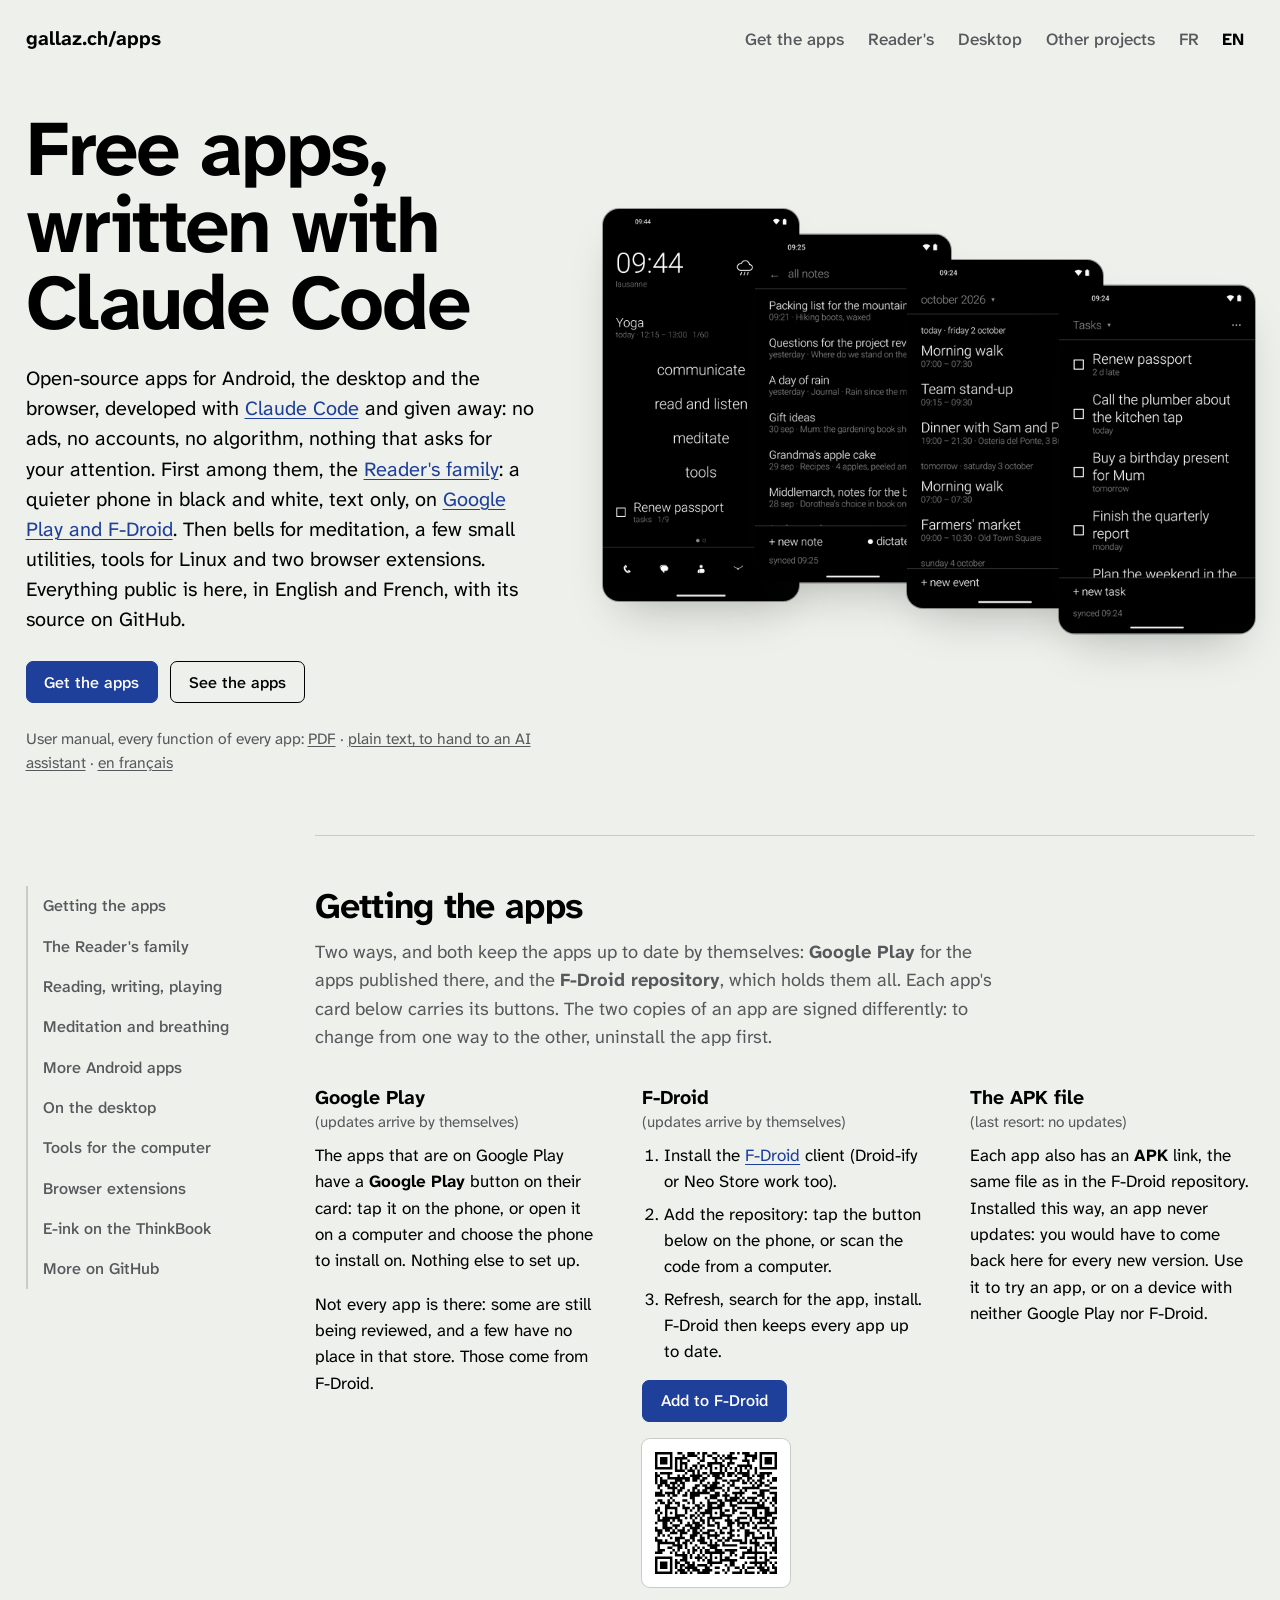
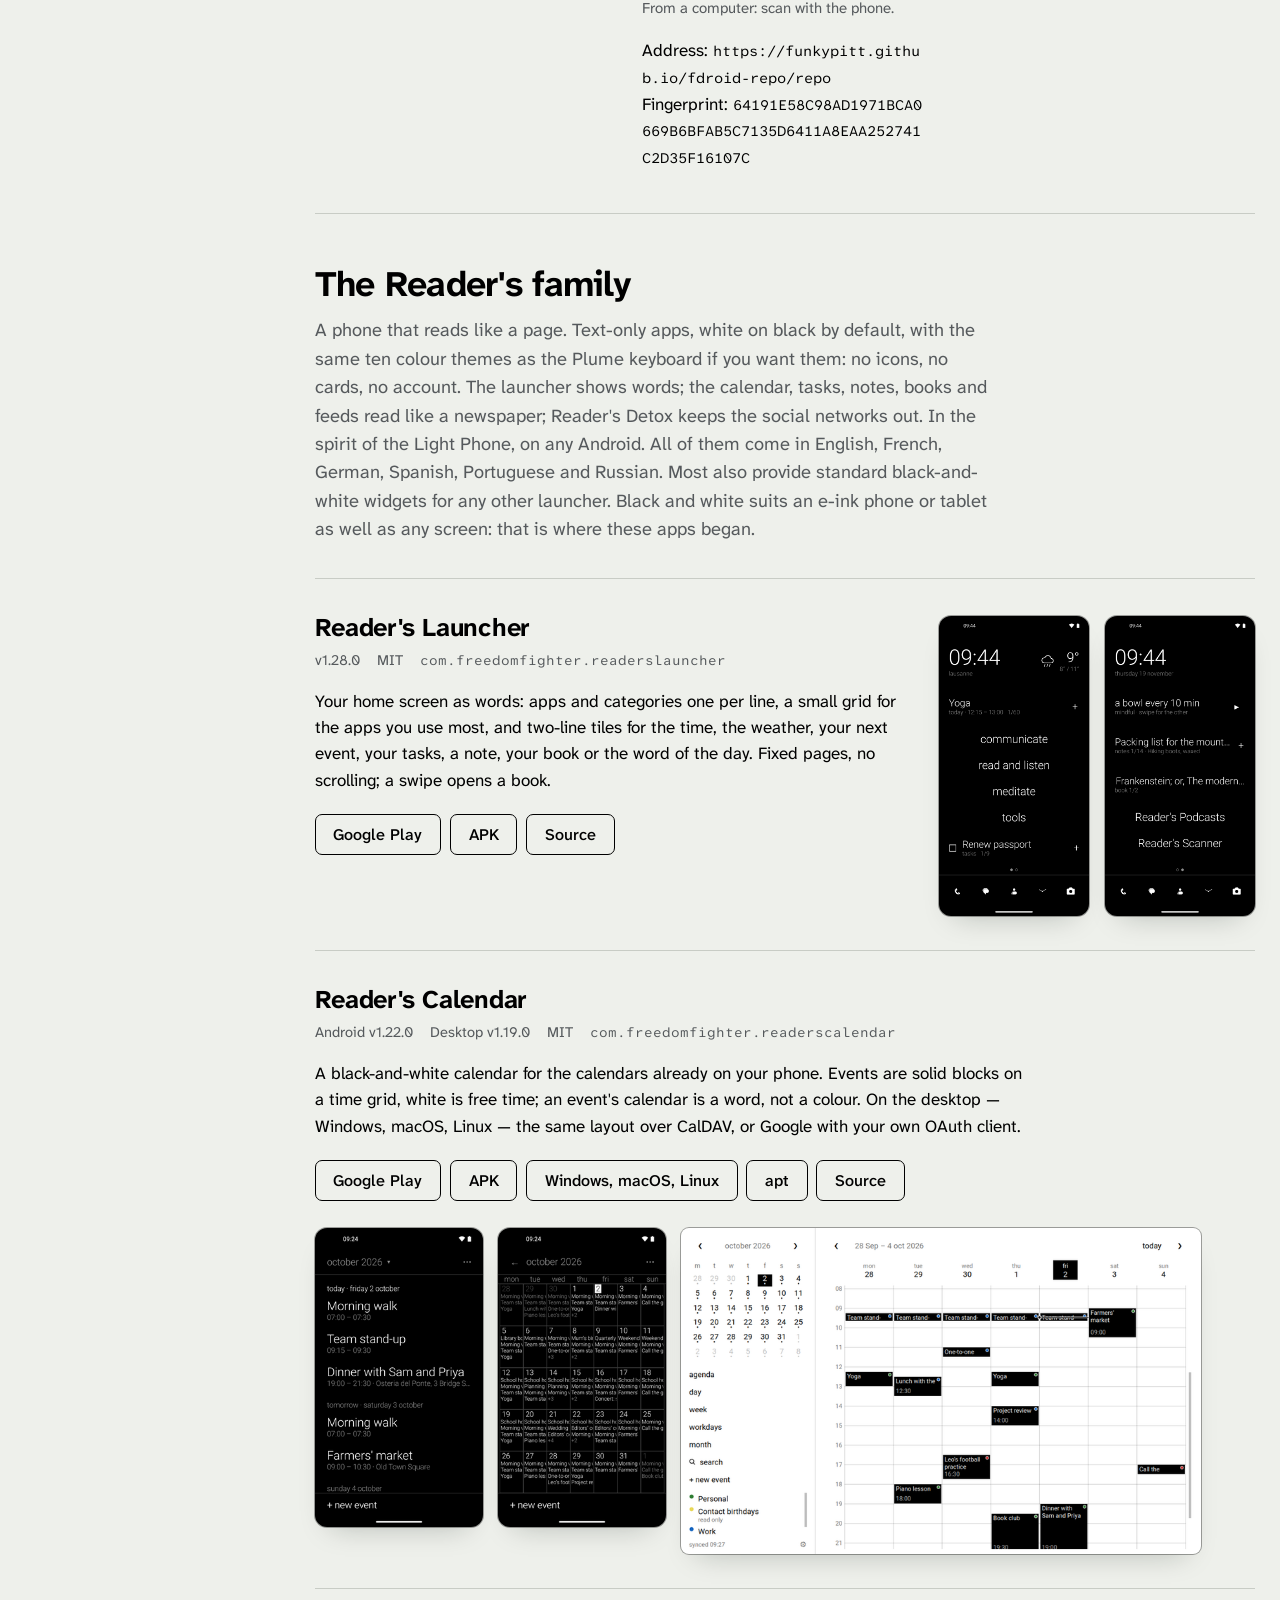
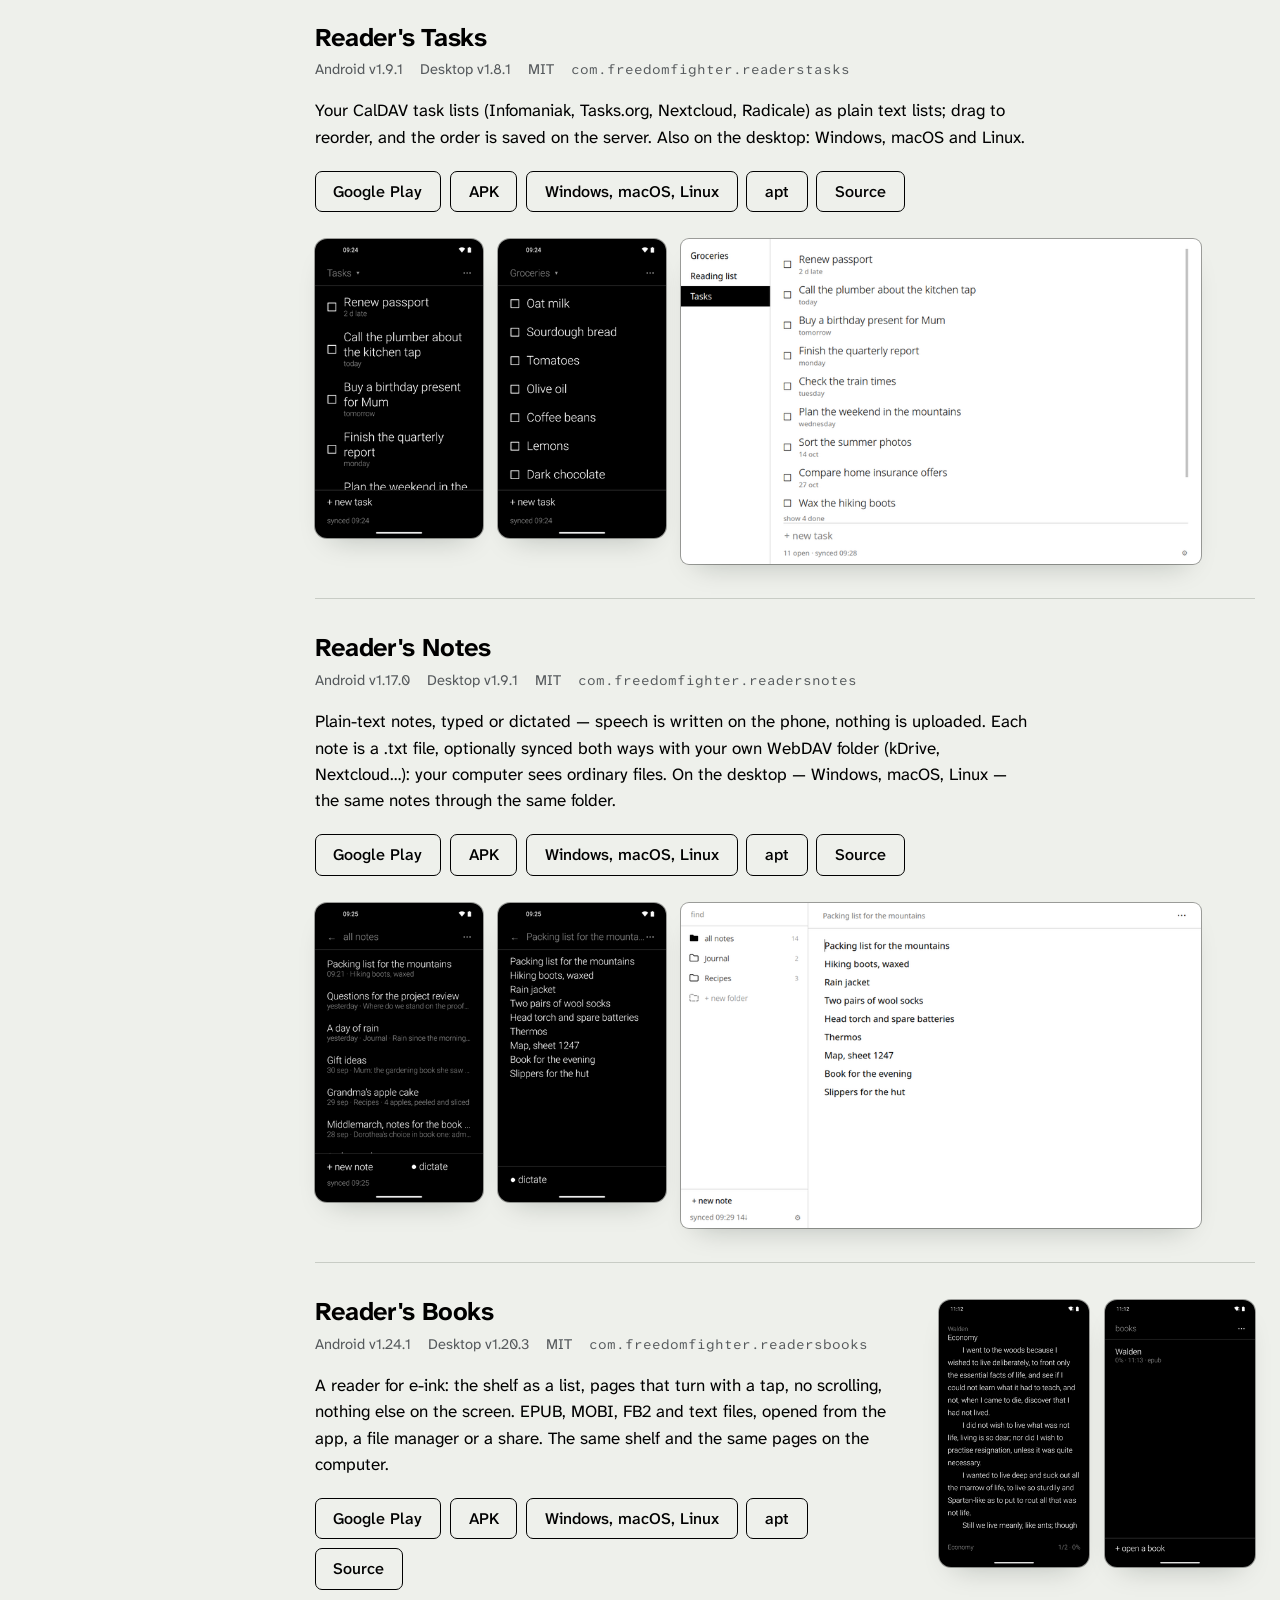
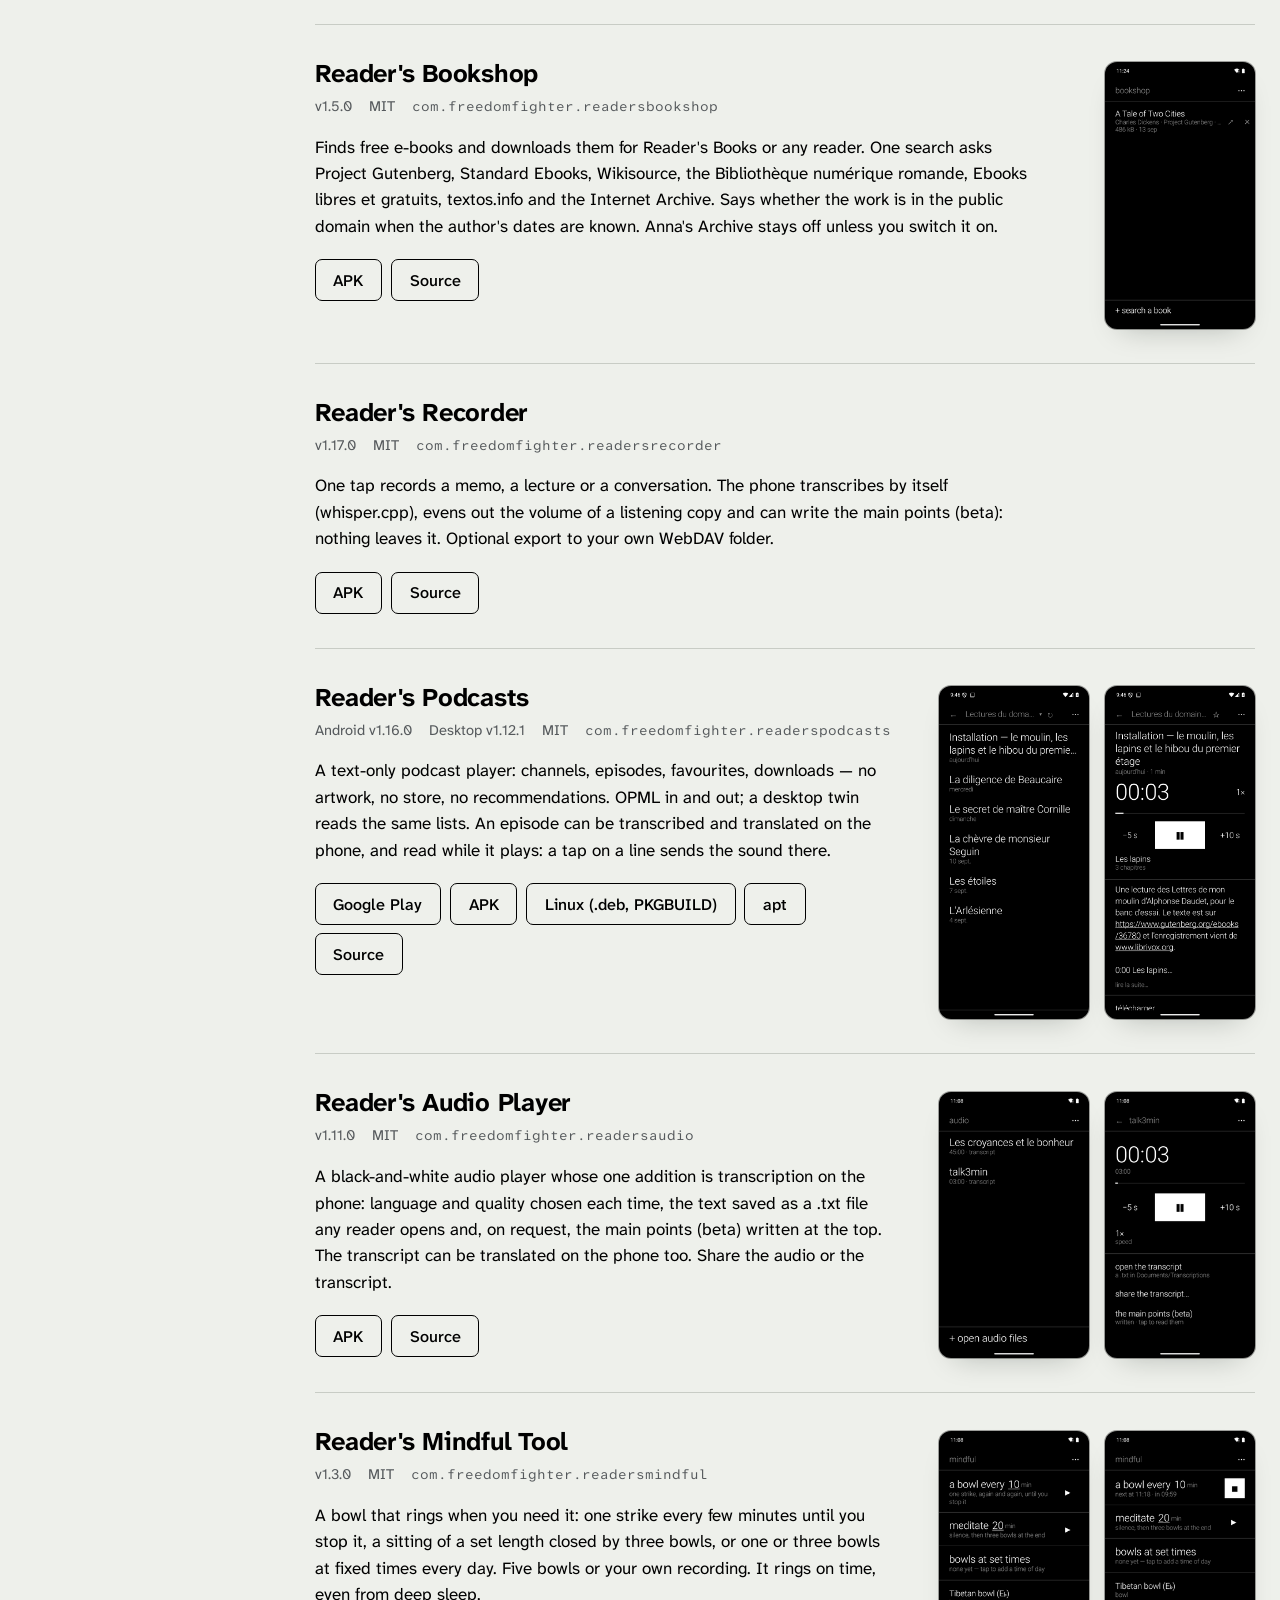
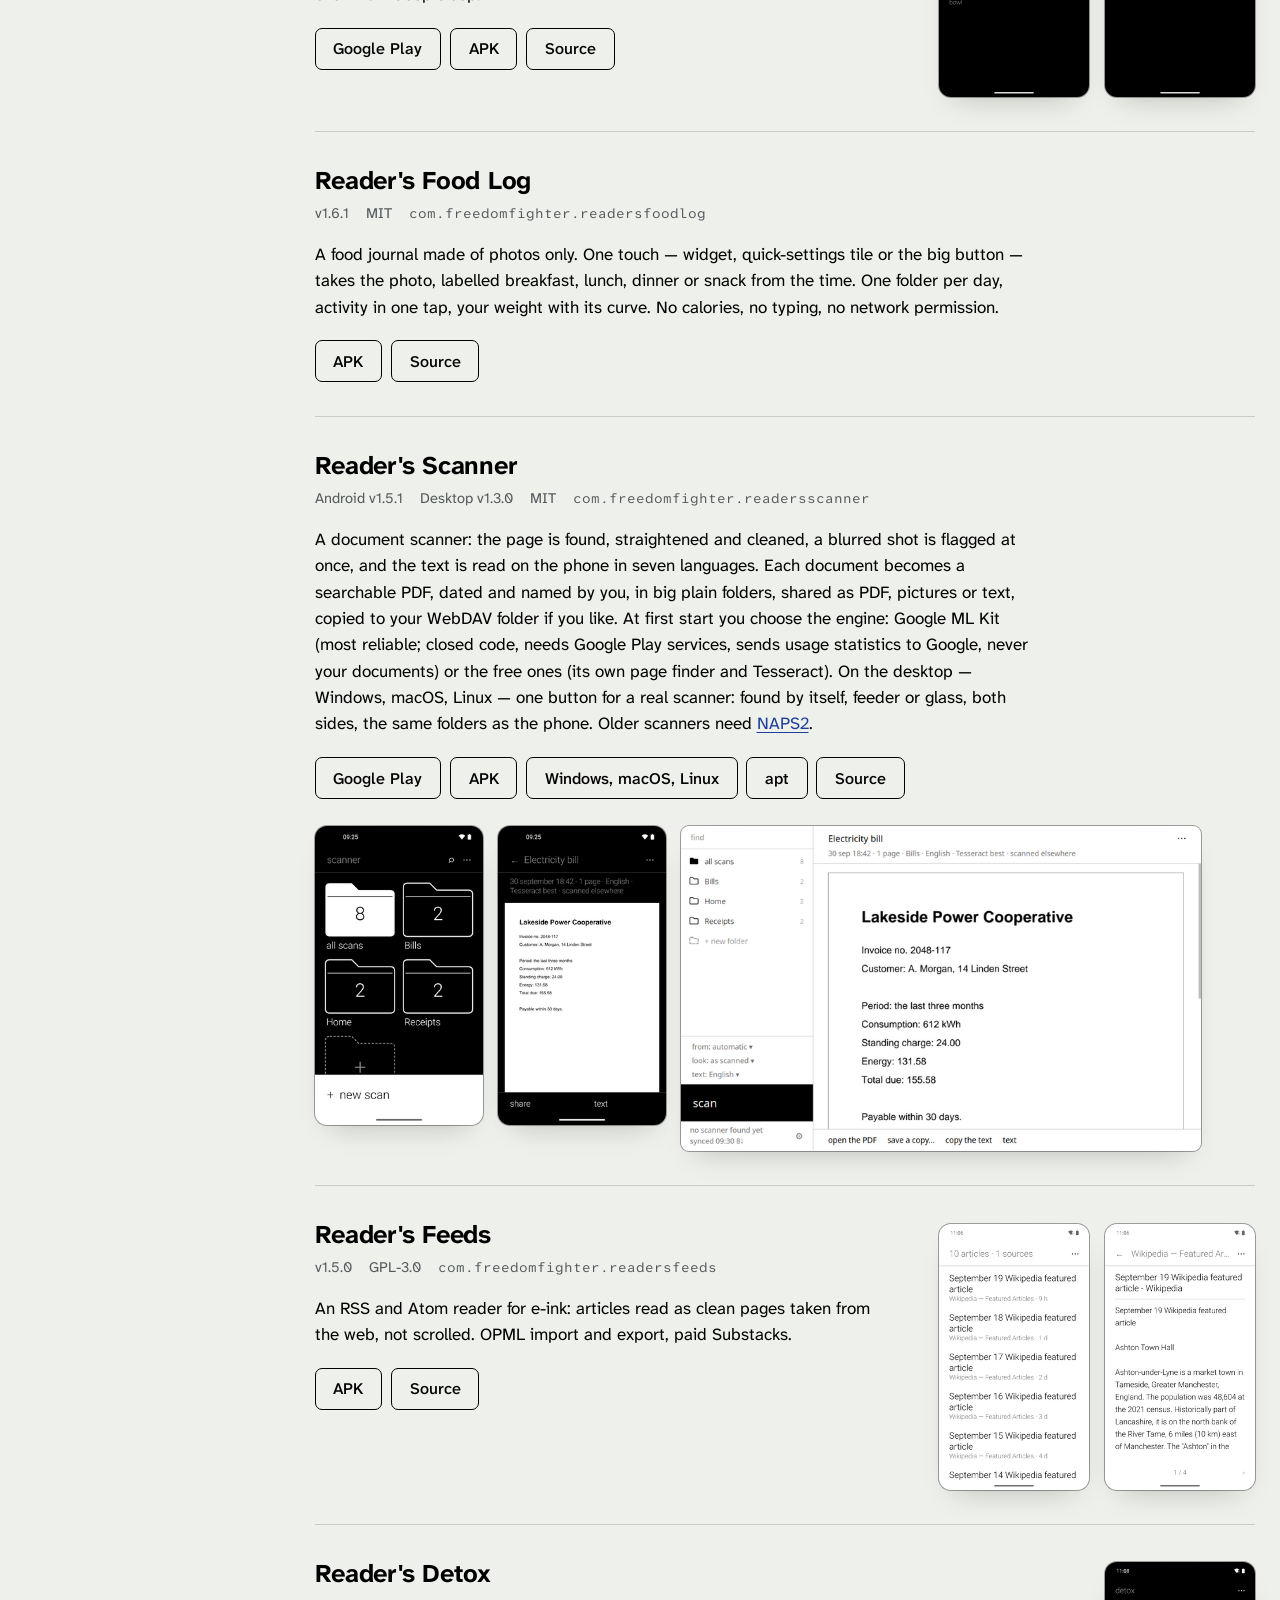
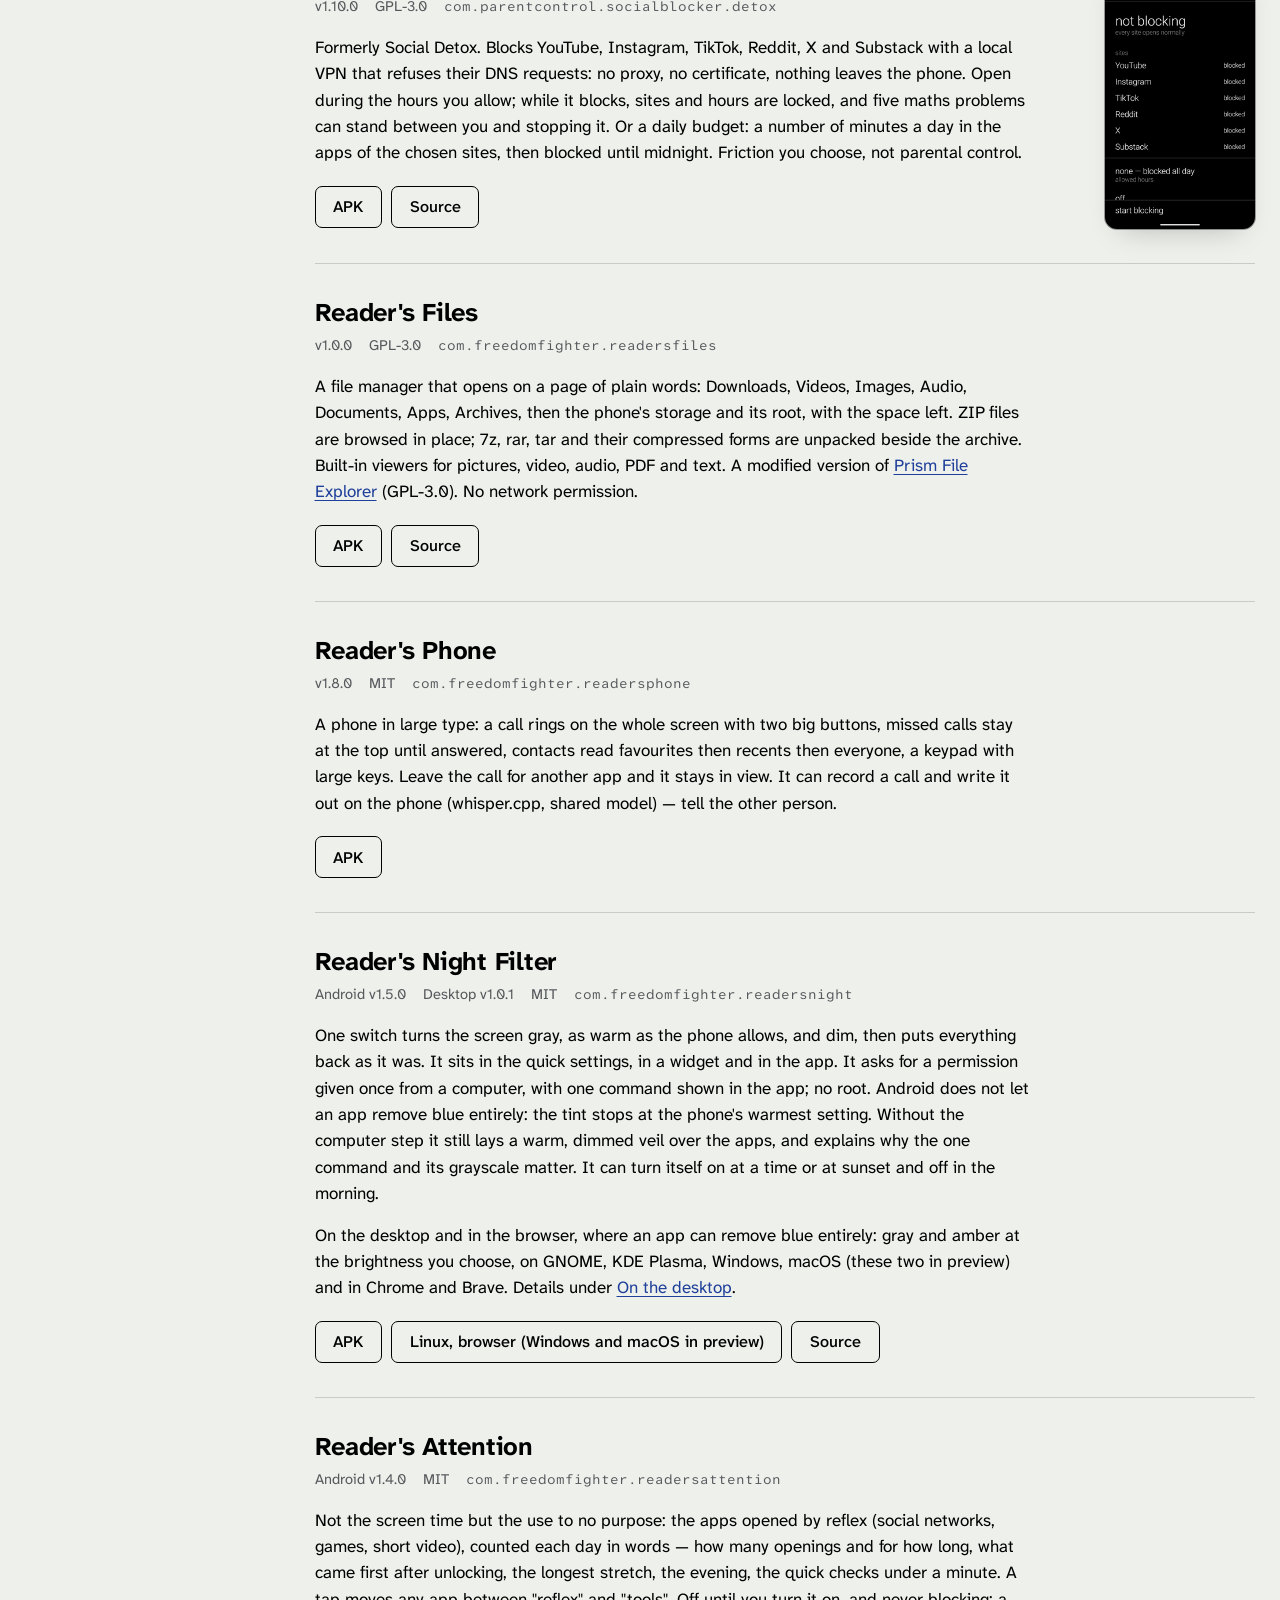
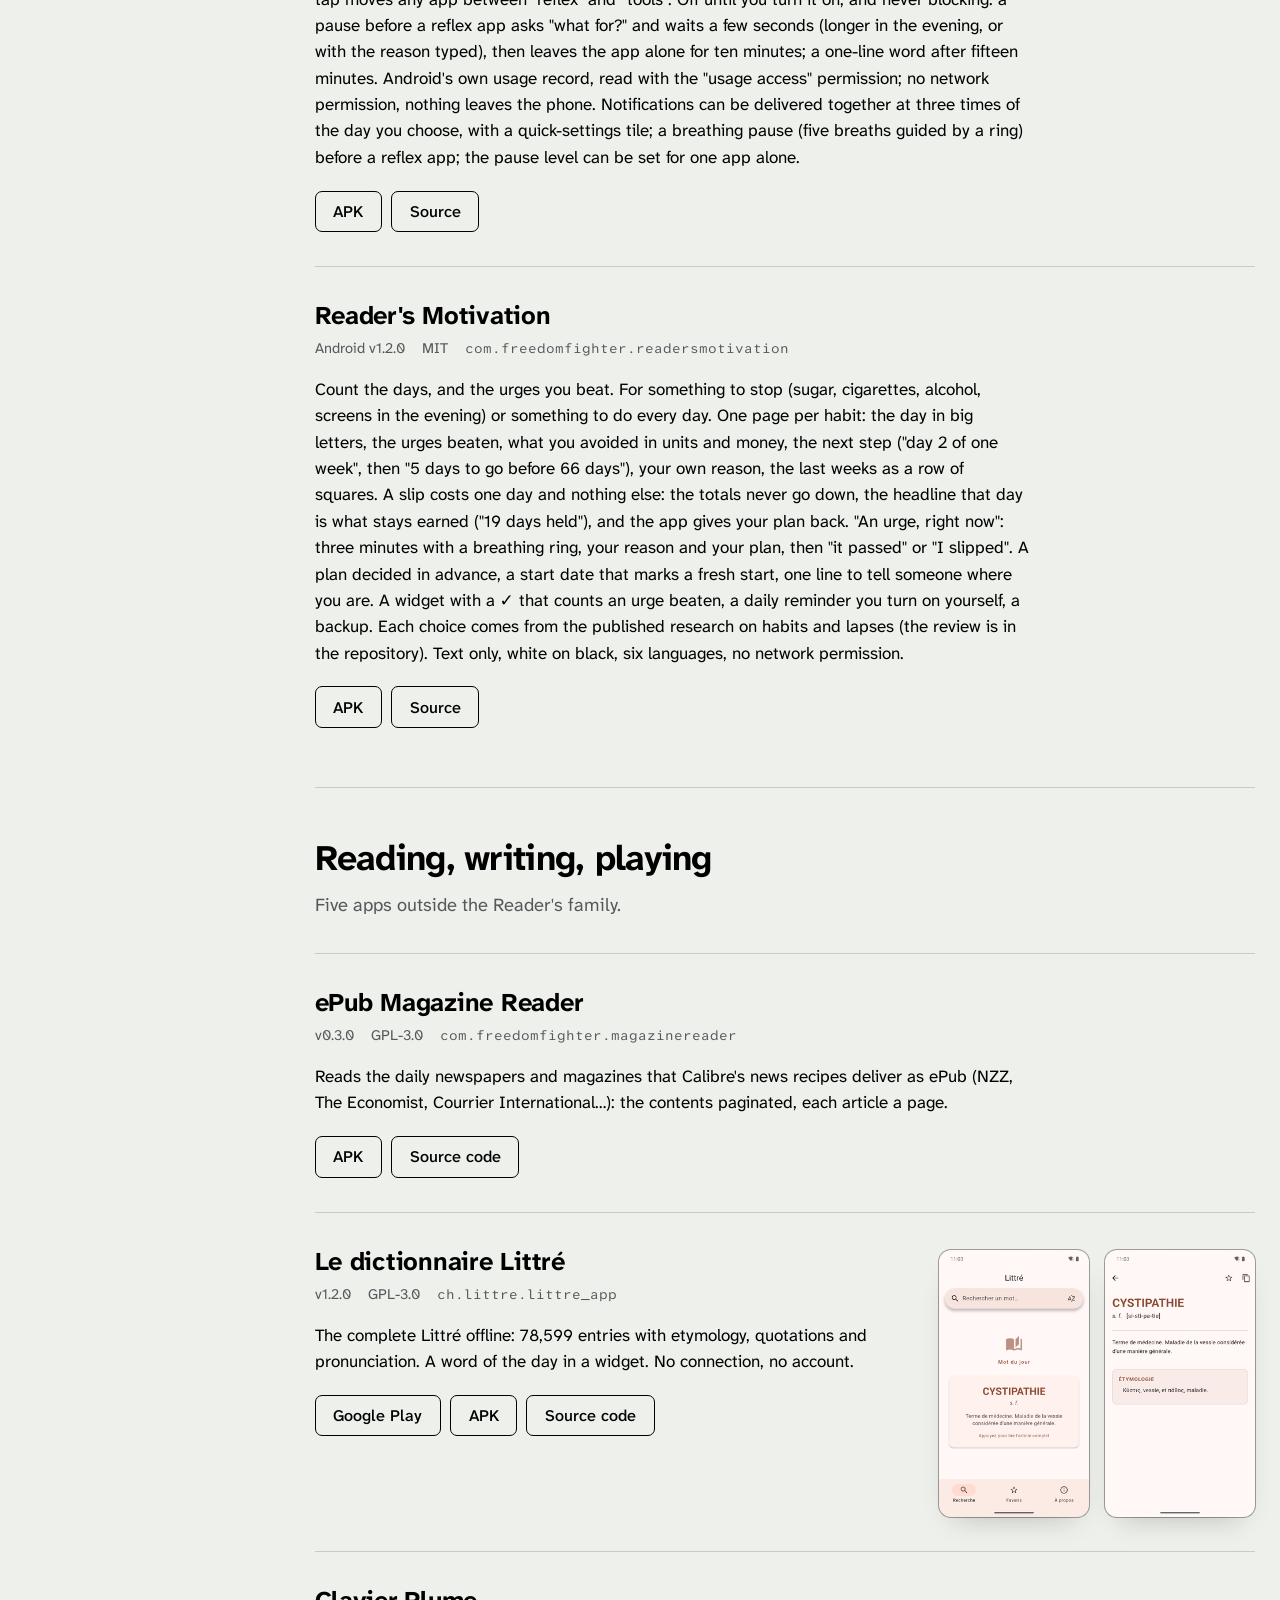
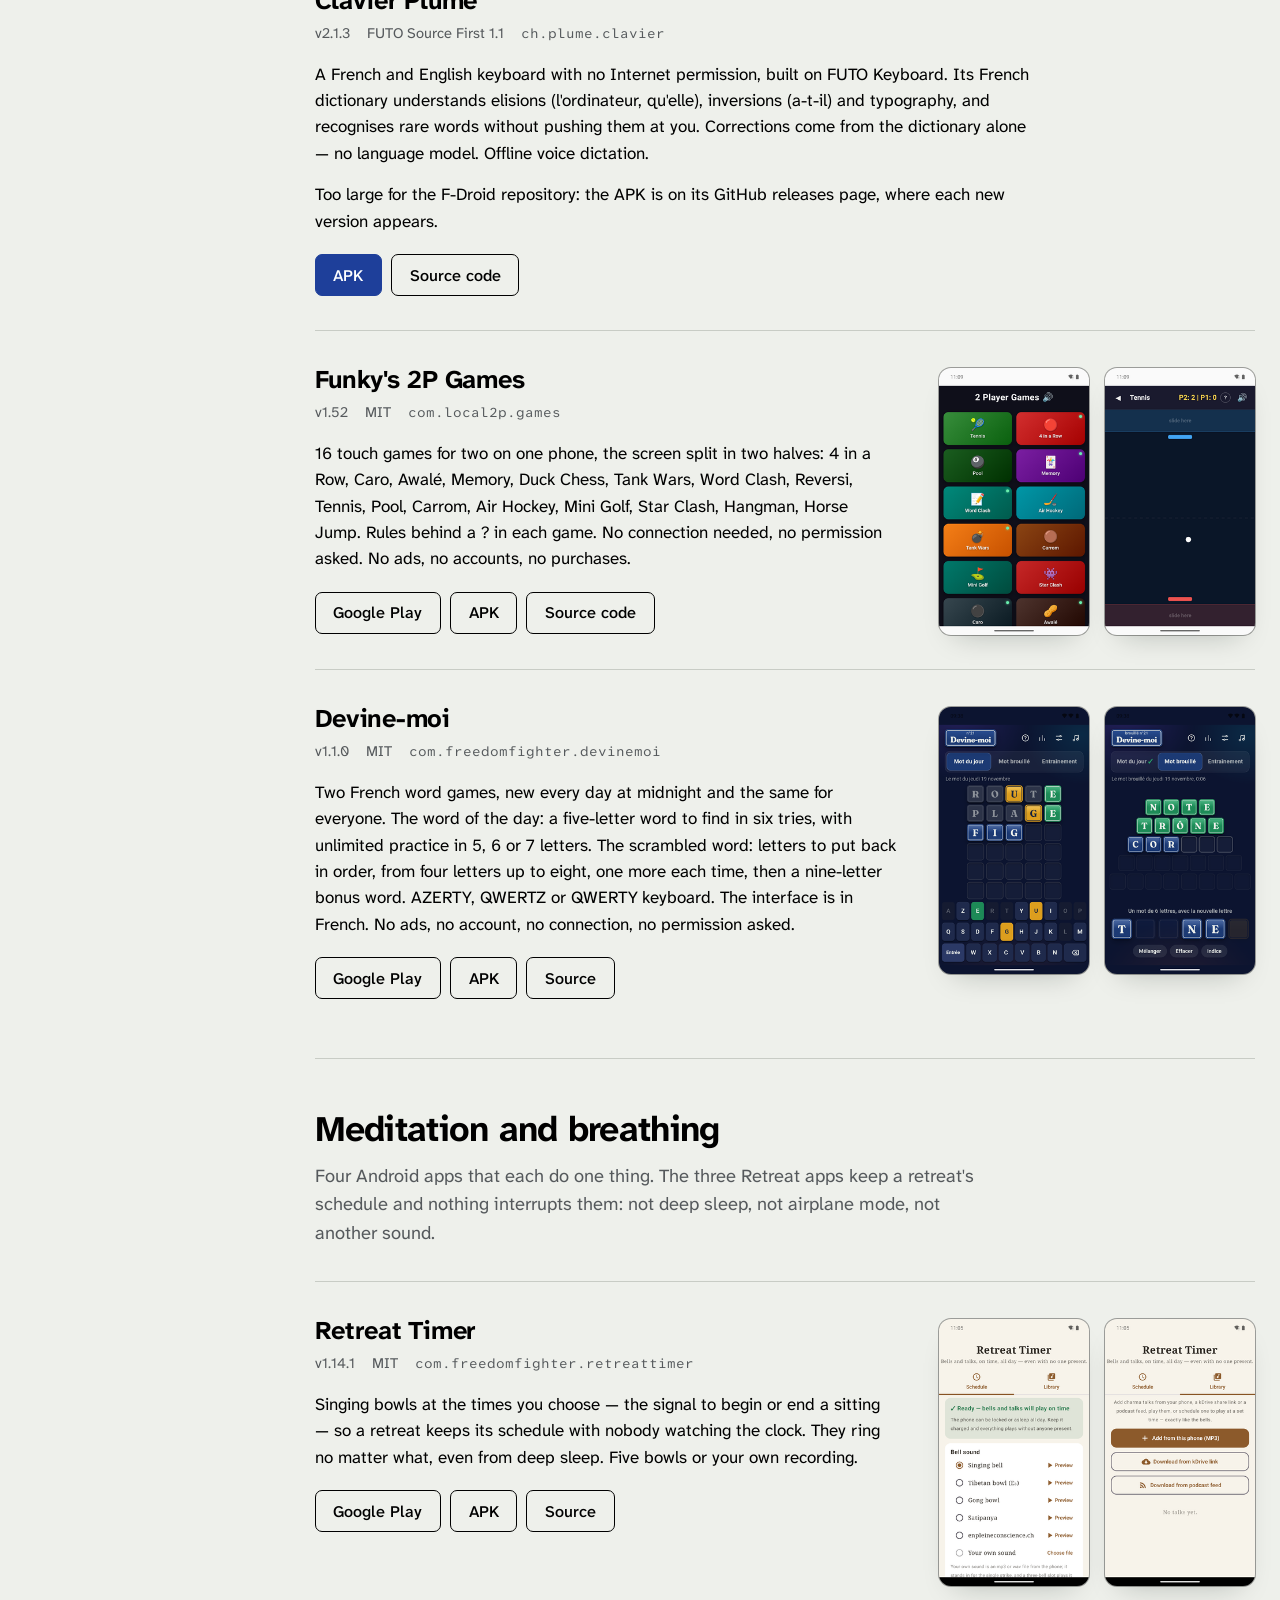
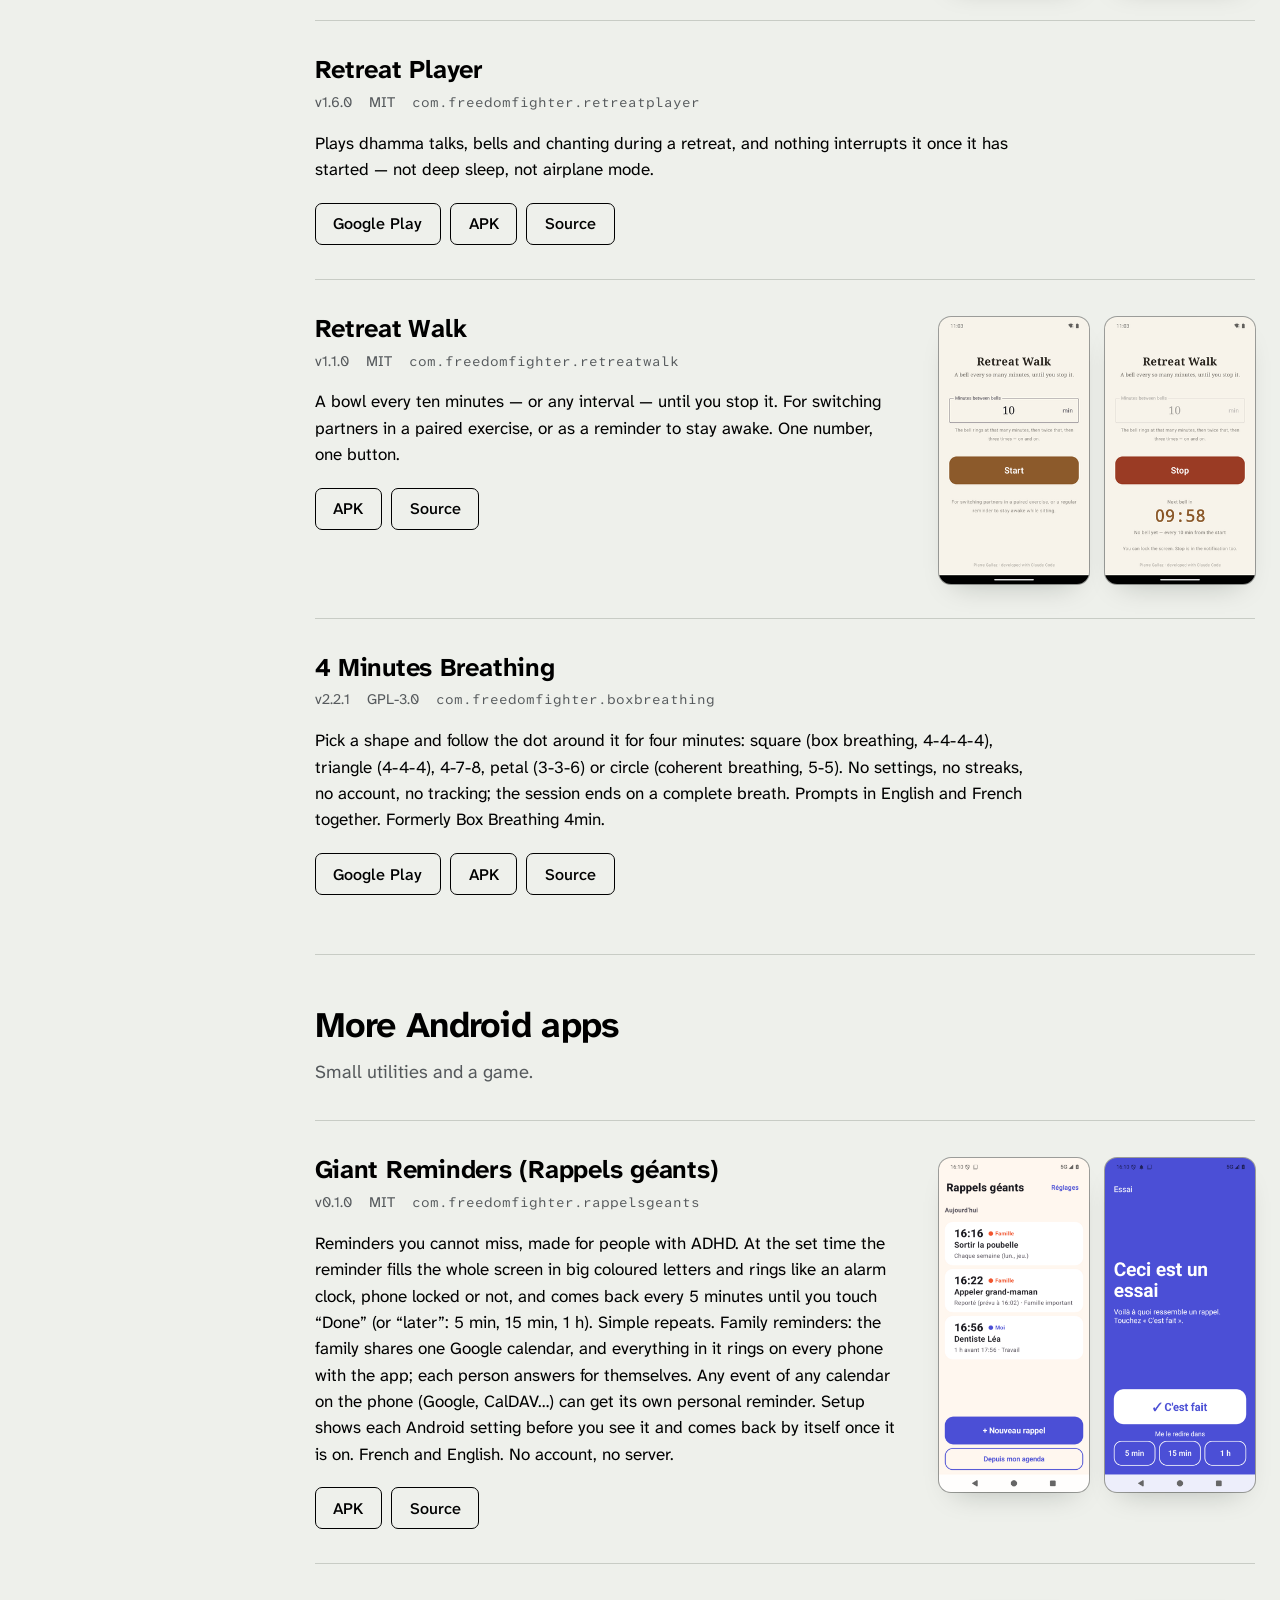
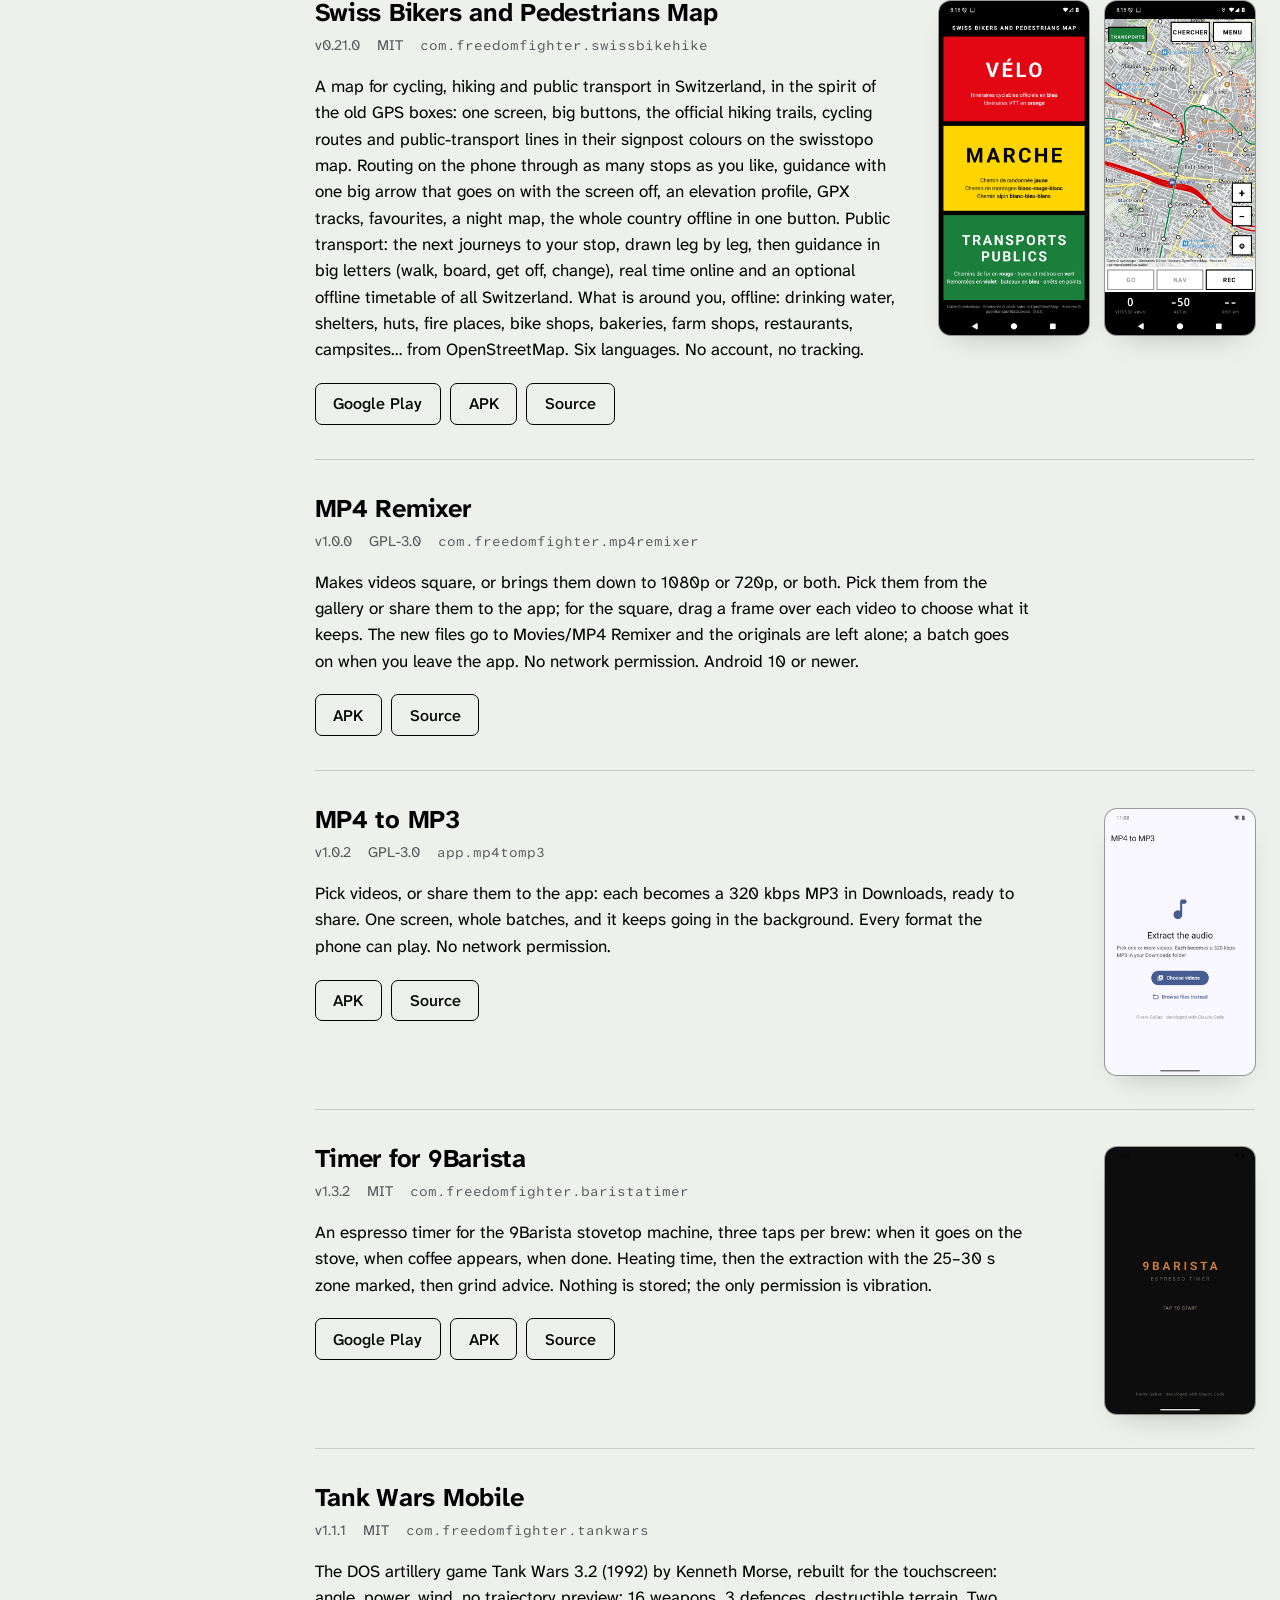
<file: index.html>
<!DOCTYPE html>
<html lang="en">
<head>
<meta charset="utf-8">
<meta name="viewport" content="width=device-width, initial-scale=1">
<title>Apps written with Claude Code — gallaz.ch</title>
<meta name="description" content="Free, open-source apps for Android, the desktop and the browser, written with Claude Code: the Reader's family for a quieter phone in black and white, meditation bells, small utilities and Linux tools. No ads, no accounts, no algorithm.">
<link rel="preconnect" href="https://fonts.googleapis.com">
<link rel="preconnect" href="https://fonts.gstatic.com" crossorigin>
<link rel="stylesheet" href="https://fonts.googleapis.com/css2?family=Atkinson+Hyperlegible+Next:wght@400;500;700&family=Atkinson+Hyperlegible+Mono&display=swap">
<link rel="stylesheet" href="style.css">
</head>
<body>
<main>
<header class="site">
  <p class="title"><a href="index.html">gallaz.ch/apps</a></p>
  <nav>
    <a href="#get">Get the apps</a>
    <a href="#readers">Reader's</a>
    <a href="#desktop">Desktop</a>
    <a href="#others">Other projects</a>
    <a href="fr.html" class="lang">FR</a>
    <a href="index.html" class="lang active">EN</a>
  </nav>
</header>

<section class="hero">
  <div>
    <h1>Free apps, written with Claude Code</h1>
    <p class="lede">Open-source apps for Android, the desktop and the browser, developed with <a href="https://claude.com/claude-code">Claude Code</a> and given away: no ads, no accounts, no algorithm, nothing that asks for your attention. First among them, the <a href="#readers">Reader's family</a>: a quieter phone in black and white, text only, on <a href="#get">Google Play and F-Droid</a>. Then bells for meditation, a few small utilities, tools for Linux and two browser extensions. Everything public is here, in English and French, with its source on GitHub.</p>
    <p class="cta"><a class="btn primary" href="#get">Get the apps</a> <a class="btn" href="#readers">See the apps</a></p>
    <p class="manual">User manual, every function of every app: <a href="manual/readers-manual-en.pdf">PDF</a> · <a href="manual/readers-manual-en.txt">plain text, to hand to an AI assistant</a> · <a href="manual/readers-mode-d-emploi-fr.pdf">en français</a></p>
  </div>
  <p class="phones"><img src="img/com.freedomfighter.readerslauncher-1.png" alt="" width="260" height="462"><img src="img/com.freedomfighter.readersnotes-1.png" alt="" width="260" height="462"><img src="img/com.freedomfighter.readerscalendar-1.png" alt="" width="260" height="462"><img src="img/com.freedomfighter.readerstasks-1.png" alt="" width="260" height="462"></p>
</section>

<div class="layout">
<nav class="rail" aria-label="On this page">
  <ol>
    <li><a href="#get">Getting the apps</a></li>
    <li><a href="#readers">The Reader's family</a></li>
    <li><a href="#also">Reading, writing, playing</a></li>
    <li><a href="#meditation">Meditation and breathing</a></li>
    <li><a href="#android">More Android apps</a></li>
    <li><a href="#desktop">On the desktop</a></li>
    <li><a href="#tools">Tools for the computer</a></li>
    <li><a href="#extensions">Browser extensions</a></li>
    <li><a href="#thinkbook">E-ink on the ThinkBook</a></li>
    <li><a href="#more">More on GitHub</a></li>
  </ol>
</nav>
<div class="content">

<!-- ==================== Getting the apps ==================== -->
<section class="platform get" id="get">
  <h2>Getting the apps</h2>
  <p class="lede">Two ways, and both keep the apps up to date by themselves: <strong>Google Play</strong> for the apps published there, and the <strong>F-Droid repository</strong>, which holds them all. Each app's card below carries its buttons. The two copies of an app are signed differently: to change from one way to the other, uninstall the app first.</p>

  <div class="ways">
  <section class="way" id="play">
    <h3>Google Play <small>(updates arrive by themselves)</small></h3>
    <p>The apps that are on Google Play have a <strong>Google Play</strong> button on their card: tap it on the phone, or open it on a computer and choose the phone to install on. Nothing else to set up.</p>
    <p>Not every app is there: some are still being reviewed, and a few have no place in that store. Those come from F-Droid.</p>
  </section>

  <section class="way" id="fdroid">
    <h3>F-Droid <small>(updates arrive by themselves)</small></h3>
    <ol>
      <li>Install the <a href="https://f-droid.org/">F-Droid</a> client (Droid-ify or Neo Store work too).</li>
      <li>Add the repository: tap the button below on the phone, or scan the code from a computer.</li>
      <li>Refresh, search for the app, install. F-Droid then keeps every app up to date.</li>
    </ol>
    <p><a class="btn primary" href="fdroidrepos://funkypitt.github.io/fdroid-repo/repo?fingerprint=64191E58C98AD1971BCA0669B6BFAB5C7135D6411A8EAA252741C2D35F16107C">Add to F-Droid</a></p>
    <p class="qr"><img src="img/fdroid-qr.svg" alt="QR code: add the repository to F-Droid" width="148" height="148"><br><small>From a computer: scan with the phone.</small></p>
    <p>Address: <code>https://funkypitt.github.io/fdroid-repo/repo</code><br>Fingerprint: <code>64191E58C98AD1971BCA0669B6BFAB5C7135D6411A8EAA252741C2D35F16107C</code></p>
  </section>

  <section class="way" id="apk">
    <h3>The APK file <small>(last resort: no updates)</small></h3>
    <p>Each app also has an <strong>APK</strong> link, the same file as in the F-Droid repository. Installed this way, an app never updates: you would have to come back here for every new version. Use it to try an app, or on a device with neither Google Play nor F-Droid.</p>
  </section>
  </div>
</section>

<!-- ==================== Reader's ==================== -->
<section class="platform" id="readers">
  <h2>The Reader's family</h2>
  <p class="lede">A phone that reads like a page. Text-only apps, white on black by default, with the same ten colour themes as the Plume keyboard if you want them: no icons, no cards, no account. The launcher shows words; the calendar, tasks, notes, books and feeds read like a newspaper; Reader's Detox keeps the social networks out. In the spirit of the Light Phone, on any Android. All of them come in English, French, German, Spanish, Portuguese and Russian. Most also provide standard black-and-white widgets for any other launcher. Black and white suits an e-ink phone or tablet as well as any screen: that is where these apps began.</p>

  <article class="app" id="readers-launcher">
    <div class="text">
    <h2>Reader's Launcher</h2>
    <p class="meta"><span>v1.28.0</span><span>MIT</span><code>com.freedomfighter.readerslauncher</code></p>
    <p>Your home screen as words: apps and categories one per line, a small grid for the apps you use most, and two-line tiles for the time, the weather, your next event, your tasks, a note, your book or the word of the day. Fixed pages, no scrolling; a swipe opens a book.</p>
    <div class="links">
      <a class="btn" href="https://play.google.com/store/apps/details?id=com.freedomfighter.readerslauncher">Google Play</a>
      <a class="btn" href="https://funkypitt.github.io/fdroid-repo/repo/ReadersLauncher-v1.28.0.apk">APK</a>
      <a class="btn" href="https://github.com/funkypitt/readers-launcher">Source</a>
    </div>
    </div>
    <p class="shots"><img src="img/com.freedomfighter.readerslauncher-1.png" alt="" loading="lazy"><img src="img/com.freedomfighter.readerslauncher-2.png" alt="" loading="lazy"></p>
  </article>

  <article class="app" id="readers-calendar">
    <div class="text">
    <h2>Reader's Calendar</h2>
    <p class="meta"><span>Android v1.22.0</span><span>Desktop v1.19.0</span><span>MIT</span><code>com.freedomfighter.readerscalendar</code></p>
    <p>A black-and-white calendar for the calendars already on your phone. Events are solid blocks on a time grid, white is free time; an event's calendar is a word, not a colour. On the desktop — Windows, macOS, Linux — the same layout over CalDAV, or Google with your own OAuth client.</p>
    <div class="links">
      <a class="btn" href="https://play.google.com/store/apps/details?id=com.freedomfighter.readerscalendar">Google Play</a>
      <a class="btn" href="https://funkypitt.github.io/fdroid-repo/repo/ReadersCalendar-v1.22.0.apk">APK</a>
      <a class="btn" href="https://github.com/funkypitt/readers-calendar-desktop/releases/latest">Windows, macOS, Linux</a>
      <a class="btn" href="https://funkypitt.github.io/apt-repo/">apt</a>
      <a class="btn" href="https://github.com/funkypitt/readers-calendar">Source</a>
    </div>
    </div>
    <p class="shots"><img src="img/com.freedomfighter.readerscalendar-1.png" alt="" loading="lazy"><img src="img/com.freedomfighter.readerscalendar-2.png" alt="" loading="lazy"><img class="wide" src="img/com.freedomfighter.readerscalendar-desktop.png" alt="" loading="lazy"></p>
  </article>

  <article class="app" id="readers-tasks-android">
    <div class="text">
    <h2>Reader's Tasks</h2>
    <p class="meta"><span>Android v1.9.1</span><span>Desktop v1.8.1</span><span>MIT</span><code>com.freedomfighter.readerstasks</code></p>
    <p>Your CalDAV task lists (Infomaniak, Tasks.org, Nextcloud, Radicale) as plain text lists; drag to reorder, and the order is saved on the server. Also on the desktop: Windows, macOS and Linux.</p>
    <div class="links">
      <a class="btn" href="https://play.google.com/store/apps/details?id=com.freedomfighter.readerstasks">Google Play</a>
      <a class="btn" href="https://funkypitt.github.io/fdroid-repo/repo/ReadersTasks-v1.9.1.apk">APK</a>
      <a class="btn" href="https://github.com/funkypitt/readers-tasks/releases/latest">Windows, macOS, Linux</a>
      <a class="btn" href="https://funkypitt.github.io/apt-repo/">apt</a>
      <a class="btn" href="https://github.com/funkypitt/readers-tasks-android">Source</a>
    </div>
    </div>
    <p class="shots"><img src="img/com.freedomfighter.readerstasks-1.png" alt="" loading="lazy"><img src="img/com.freedomfighter.readerstasks-2.png" alt="" loading="lazy"><img class="wide" src="img/com.freedomfighter.readerstasks-desktop.png" alt="" loading="lazy"></p>
  </article>

  <article class="app" id="readers-notes">
    <div class="text">
    <h2>Reader's Notes</h2>
    <p class="meta"><span>Android v1.17.0</span><span>Desktop v1.9.1</span><span>MIT</span><code>com.freedomfighter.readersnotes</code></p>
    <p>Plain-text notes, typed or dictated — speech is written on the phone, nothing is uploaded. Each note is a .txt file, optionally synced both ways with your own WebDAV folder (kDrive, Nextcloud…): your computer sees ordinary files. On the desktop — Windows, macOS, Linux — the same notes through the same folder.</p>
    <div class="links">
      <a class="btn" href="https://play.google.com/store/apps/details?id=com.freedomfighter.readersnotes">Google Play</a>
      <a class="btn" href="https://funkypitt.github.io/fdroid-repo/repo/ReadersNotes-v1.17.0.apk">APK</a>
      <a class="btn" href="https://github.com/funkypitt/readers-notes-desktop/releases/latest">Windows, macOS, Linux</a>
      <a class="btn" href="https://funkypitt.github.io/apt-repo/">apt</a>
      <a class="btn" href="https://github.com/funkypitt/readers-notes">Source</a>
    </div>
    </div>
    <p class="shots"><img src="img/com.freedomfighter.readersnotes-1.png" alt="" loading="lazy"><img src="img/com.freedomfighter.readersnotes-2.png" alt="" loading="lazy"><img class="wide" src="img/com.freedomfighter.readersnotes-desktop.png" alt="" loading="lazy"></p>
  </article>

  <article class="app" id="readers-books">
    <div class="text">
    <h2>Reader's Books</h2>
    <p class="meta"><span>Android v1.24.1</span><span>Desktop v1.20.3</span><span>MIT</span><code>com.freedomfighter.readersbooks</code></p>
    <p>A reader for e-ink: the shelf as a list, pages that turn with a tap, no scrolling, nothing else on the screen. EPUB, MOBI, FB2 and text files, opened from the app, a file manager or a share. The same shelf and the same pages on the computer.</p>
    <div class="links">
      <a class="btn" href="https://play.google.com/store/apps/details?id=com.freedomfighter.readersbooks">Google Play</a>
      <a class="btn" href="https://funkypitt.github.io/fdroid-repo/repo/ReadersBooks-v1.24.1.apk">APK</a>
      <a class="btn" href="https://github.com/funkypitt/readers-books-desktop/releases/latest">Windows, macOS, Linux</a>
      <a class="btn" href="https://funkypitt.github.io/apt-repo/">apt</a>
      <a class="btn" href="https://github.com/funkypitt/readers-books">Source</a>
    </div>
    </div>
    <p class="shots"><img src="img/com.freedomfighter.readersbooks-1.png" alt="" loading="lazy"><img src="img/com.freedomfighter.readersbooks-2.png" alt="" loading="lazy"></p>
  </article>

  <article class="app" id="readers-bookshop">
    <div class="text">
    <h2>Reader's Bookshop</h2>
    <p class="meta"><span>v1.5.0</span><span>MIT</span><code>com.freedomfighter.readersbookshop</code></p>
    <p>Finds free e-books and downloads them for Reader's Books or any reader. One search asks Project Gutenberg, Standard Ebooks, Wikisource, the Bibliothèque numérique romande, Ebooks libres et gratuits, textos.info and the Internet Archive. Says whether the work is in the public domain when the author's dates are known. Anna's Archive stays off unless you switch it on.</p>
    <div class="links">
      <a class="btn" href="https://funkypitt.github.io/fdroid-repo/repo/ReadersBookshop-v1.5.0.apk">APK</a>
      <a class="btn" href="https://github.com/funkypitt/readers-bookshop">Source</a>
    </div>
    </div>
    <p class="shots"><img src="img/com.freedomfighter.readersbookshop-1.png" alt="" loading="lazy"></p>
  </article>

  <article class="app" id="readers-recorder">
    <div class="text">
    <h2>Reader's Recorder</h2>
    <p class="meta"><span>v1.17.0</span><span>MIT</span><code>com.freedomfighter.readersrecorder</code></p>
    <p>One tap records a memo, a lecture or a conversation. The phone transcribes by itself (whisper.cpp), evens out the volume of a listening copy and can write the main points (beta): nothing leaves it. Optional export to your own WebDAV folder.</p>
    <div class="links">
      <a class="btn" href="https://funkypitt.github.io/fdroid-repo/repo/ReadersRecorder-v1.17.0.apk">APK</a>
      <a class="btn" href="https://github.com/funkypitt/readers-recorder">Source</a>
    </div>
    </div>
  </article>

  <article class="app" id="readers-podcasts">
    <div class="text">
    <h2>Reader's Podcasts</h2>
    <p class="meta"><span>Android v1.16.0</span><span>Desktop v1.12.1</span><span>MIT</span><code>com.freedomfighter.readerspodcasts</code></p>
    <p>A text-only podcast player: channels, episodes, favourites, downloads — no artwork, no store, no recommendations. OPML in and out; a desktop twin reads the same lists. An episode can be transcribed and translated on the phone, and read while it plays: a tap on a line sends the sound there.</p>
    <div class="links">
      <a class="btn" href="https://play.google.com/store/apps/details?id=com.freedomfighter.readerspodcasts">Google Play</a>
      <a class="btn" href="https://funkypitt.github.io/fdroid-repo/repo/ReadersPodcasts-v1.16.0.apk">APK</a>
      <a class="btn" href="https://github.com/funkypitt/readers-podcasts-desktop/releases/latest">Linux (.deb, PKGBUILD)</a>
      <a class="btn" href="https://funkypitt.github.io/apt-repo/">apt</a>
      <a class="btn" href="https://github.com/funkypitt/readers-podcasts">Source</a>
    </div>
    </div>
    <p class="shots"><img src="img/com.freedomfighter.readerspodcasts-1.png" alt="" loading="lazy"><img src="img/com.freedomfighter.readerspodcasts-2.png" alt="" loading="lazy"></p>
  </article>

  <article class="app" id="readers-audio">
    <div class="text">
    <h2>Reader's Audio Player</h2>
    <p class="meta"><span>v1.11.0</span><span>MIT</span><code>com.freedomfighter.readersaudio</code></p>
    <p>A black-and-white audio player whose one addition is transcription on the phone: language and quality chosen each time, the text saved as a .txt file any reader opens and, on request, the main points (beta) written at the top. The transcript can be translated on the phone too. Share the audio or the transcript.</p>
    <div class="links">
      <a class="btn" href="https://funkypitt.github.io/fdroid-repo/repo/ReadersAudio-v1.11.0.apk">APK</a>
      <a class="btn" href="https://github.com/funkypitt/readers-audio">Source</a>
    </div>
    </div>
    <p class="shots"><img src="img/com.freedomfighter.readersaudio-1.png" alt="" loading="lazy"><img src="img/com.freedomfighter.readersaudio-2.png" alt="" loading="lazy"></p>
  </article>

  <article class="app" id="readers-mindful">
    <div class="text">
    <h2>Reader's Mindful Tool</h2>
    <p class="meta"><span>v1.3.0</span><span>MIT</span><code>com.freedomfighter.readersmindful</code></p>
    <p>A bowl that rings when you need it: one strike every few minutes until you stop it, a sitting of a set length closed by three bowls, or one or three bowls at fixed times every day. Five bowls or your own recording. It rings on time, even from deep sleep.</p>
    <div class="links">
      <a class="btn" href="https://play.google.com/store/apps/details?id=com.freedomfighter.readersmindful">Google Play</a>
      <a class="btn" href="https://funkypitt.github.io/fdroid-repo/repo/ReadersMindful-v1.3.0.apk">APK</a>
      <a class="btn" href="https://github.com/funkypitt/readers-mindful">Source</a>
    </div>
    </div>
    <p class="shots"><img src="img/com.freedomfighter.readersmindful-1.png" alt="" loading="lazy"><img src="img/com.freedomfighter.readersmindful-2.png" alt="" loading="lazy"></p>
  </article>

  <article class="app" id="readers-foodlog">
    <div class="text">
    <h2>Reader's Food Log</h2>
    <p class="meta"><span>v1.6.1</span><span>MIT</span><code>com.freedomfighter.readersfoodlog</code></p>
    <p>A food journal made of photos only. One touch — widget, quick-settings tile or the big button — takes the photo, labelled breakfast, lunch, dinner or snack from the time. One folder per day, activity in one tap, your weight with its curve. No calories, no typing, no network permission.</p>
    <div class="links">
      <a class="btn" href="https://funkypitt.github.io/fdroid-repo/repo/ReadersFoodLog-v1.6.1.apk">APK</a>
      <a class="btn" href="https://github.com/funkypitt/readers-foodlog">Source</a>
    </div>
    </div>
  </article>

  <article class="app" id="readers-scanner">
    <div class="text">
    <h2>Reader's Scanner</h2>
    <p class="meta"><span>Android v1.5.1</span><span>Desktop v1.3.0</span><span>MIT</span><code>com.freedomfighter.readersscanner</code></p>
    <p>A document scanner: the page is found, straightened and cleaned, a blurred shot is flagged at once, and the text is read on the phone in seven languages. Each document becomes a searchable PDF, dated and named by you, in big plain folders, shared as PDF, pictures or text, copied to your WebDAV folder if you like. At first start you choose the engine: Google ML Kit (most reliable; closed code, needs Google Play services, sends usage statistics to Google, never your documents) or the free ones (its own page finder and Tesseract). On the desktop — Windows, macOS, Linux — one button for a real scanner: found by itself, feeder or glass, both sides, the same folders as the phone. Older scanners need <a href="https://www.naps2.com/download">NAPS2</a>.</p>
    <div class="links">
      <a class="btn" href="https://play.google.com/store/apps/details?id=com.freedomfighter.readersscanner">Google Play</a>
      <a class="btn" href="https://funkypitt.github.io/fdroid-repo/repo/ReadersScanner-v1.5.1.apk">APK</a>
      <a class="btn" href="https://github.com/funkypitt/readers-scanner-desktop/releases/latest">Windows, macOS, Linux</a>
      <a class="btn" href="https://funkypitt.github.io/apt-repo/">apt</a>
      <a class="btn" href="https://github.com/funkypitt/readers-scanner">Source</a>
    </div>
    </div>
    <p class="shots"><img src="img/com.freedomfighter.readersscanner-1.png" alt="" loading="lazy"><img src="img/com.freedomfighter.readersscanner-2.png" alt="" loading="lazy"><img class="wide" src="img/com.freedomfighter.readersscanner-desktop.png" alt="" loading="lazy"></p>
  </article>

  <article class="app" id="readers-feeds">
    <div class="text">
    <h2>Reader's Feeds</h2>
    <p class="meta"><span>v1.5.0</span><span>GPL-3.0</span><code>com.freedomfighter.readersfeeds</code></p>
    <p>An RSS and Atom reader for e-ink: articles read as clean pages taken from the web, not scrolled. OPML import and export, paid Substacks.</p>
    <div class="links">
      <a class="btn" href="https://funkypitt.github.io/fdroid-repo/repo/ReadersFeeds-v1.5.0-arm64.apk">APK</a>
      <a class="btn" href="https://github.com/funkypitt/readers-feeds">Source</a>
    </div>
    </div>
    <p class="shots"><img src="img/com.freedomfighter.readersfeeds-1.png" alt="" loading="lazy"><img src="img/com.freedomfighter.readersfeeds-2.png" alt="" loading="lazy"></p>
  </article>

  <article class="app" id="socialblocker-detox">
    <div class="text">
    <h2>Reader's Detox</h2>
    <p class="meta"><span>v1.10.0</span><span>GPL-3.0</span><code>com.parentcontrol.socialblocker.detox</code></p>
    <p>Formerly Social Detox. Blocks YouTube, Instagram, TikTok, Reddit, X and Substack with a local VPN that refuses their DNS requests: no proxy, no certificate, nothing leaves the phone. Open during the hours you allow; while it blocks, sites and hours are locked, and five maths problems can stand between you and stopping it. Or a daily budget: a number of minutes a day in the apps of the chosen sites, then blocked until midnight. Friction you choose, not parental control.</p>
    <div class="links">
      <a class="btn" href="https://funkypitt.github.io/fdroid-repo/repo/SocialDetox-v1.10.0-detox.apk">APK</a>
      <a class="btn" href="https://github.com/funkypitt/SocialBlocker-Detox">Source</a>
    </div>
    </div>
    <p class="shots"><img src="img/com.parentcontrol.socialblocker.detox-1.png" alt="" loading="lazy"></p>
  </article>

  <article class="app" id="readers-files">
    <div class="text">
    <h2>Reader's Files</h2>
    <p class="meta"><span>v1.0.0</span><span>GPL-3.0</span><code>com.freedomfighter.readersfiles</code></p>
    <p>A file manager that opens on a page of plain words: Downloads, Videos, Images, Audio, Documents, Apps, Archives, then the phone's storage and its root, with the space left. ZIP files are browsed in place; 7z, rar, tar and their compressed forms are unpacked beside the archive. Built-in viewers for pictures, video, audio, PDF and text. A modified version of <a href="https://github.com/Raival-e/Prism-File-Explorer">Prism File Explorer</a> (GPL-3.0). No network permission.</p>
    <div class="links">
      <a class="btn" href="https://funkypitt.github.io/fdroid-repo/repo/ReadersFiles-v1.0.0.apk">APK</a>
      <a class="btn" href="https://github.com/funkypitt/readers-files">Source</a>
    </div>
    </div>
  </article>

  <article class="app" id="readers-phone">
    <div class="text">
    <h2>Reader's Phone</h2>
    <p class="meta"><span>v1.8.0</span><span>MIT</span><code>com.freedomfighter.readersphone</code></p>
    <p>A phone in large type: a call rings on the whole screen with two big buttons, missed calls stay at the top until answered, contacts read favourites then recents then everyone, a keypad with large keys. Leave the call for another app and it stays in view. It can record a call and write it out on the phone (whisper.cpp, shared model) — tell the other person.</p>
    <div class="links">
      <a class="btn" href="https://funkypitt.github.io/fdroid-repo/repo/ReadersPhone-v1.8.0.apk">APK</a>
    </div>
    </div>
  </article>

  <article class="app" id="readers-night">
    <div class="text">
    <h2>Reader's Night Filter</h2>
    <p class="meta"><span>Android v1.5.0</span><span>Desktop v1.0.1</span><span>MIT</span><code>com.freedomfighter.readersnight</code></p>
    <p>One switch turns the screen gray, as warm as the phone allows, and dim, then puts everything back as it was. It sits in the quick settings, in a widget and in the app. It asks for a permission given once from a computer, with one command shown in the app; no root. Android does not let an app remove blue entirely: the tint stops at the phone's warmest setting. Without the computer step it still lays a warm, dimmed veil over the apps, and explains why the one command and its grayscale matter. It can turn itself on at a time or at sunset and off in the morning.</p>
    <p>On the desktop and in the browser, where an app can remove blue entirely: gray and amber at the brightness you choose, on GNOME, KDE Plasma, Windows, macOS (these two in preview) and in Chrome and Brave. Details under <a href="#desktop">On the desktop</a>.</p>
    <div class="links">
      <a class="btn" href="https://funkypitt.github.io/fdroid-repo/repo/ReadersNight-v1.5.0.apk">APK</a>
      <a class="btn" href="https://github.com/funkypitt/readers-night-desktop/releases/latest">Linux, browser (Windows and macOS in preview)</a>
      <a class="btn" href="https://github.com/funkypitt/readers-night">Source</a>
    </div>
    </div>
  </article>
  <article class="app" id="readers-attention">
    <div class="text">
    <h2>Reader's Attention</h2>
    <p class="meta"><span>Android v1.4.0</span><span>MIT</span><code>com.freedomfighter.readersattention</code></p>
    <p>Not the screen time but the use to no purpose: the apps opened by reflex (social networks, games, short video), counted each day in words — how many openings and for how long, what came first after unlocking, the longest stretch, the evening, the quick checks under a minute. A tap moves any app between "reflex" and "tools". Off until you turn it on, and never blocking: a pause before a reflex app asks "what for?" and waits a few seconds (longer in the evening, or with the reason typed), then leaves the app alone for ten minutes; a one-line word after fifteen minutes. Android's own usage record, read with the "usage access" permission; no network permission, nothing leaves the phone. Notifications can be delivered together at three times of the day you choose, with a quick-settings tile; a breathing pause (five breaths guided by a ring) before a reflex app; the pause level can be set for one app alone.</p>
    <div class="links">
      <a class="btn" href="https://funkypitt.github.io/fdroid-repo/repo/ReadersAttention-v1.4.0.apk">APK</a>
      <a class="btn" href="https://github.com/funkypitt/readers-attention">Source</a>
    </div>
    </div>
  </article>
  <article class="app" id="readers-motivation">
    <div class="text">
    <h2>Reader's Motivation</h2>
    <p class="meta"><span>Android v1.2.0</span><span>MIT</span><code>com.freedomfighter.readersmotivation</code></p>
    <p>Count the days, and the urges you beat. For something to stop (sugar, cigarettes, alcohol, screens in the evening) or something to do every day. One page per habit: the day in big letters, the urges beaten, what you avoided in units and money, the next step ("day 2 of one week", then "5 days to go before 66 days"), your own reason, the last weeks as a row of squares. A slip costs one day and nothing else: the totals never go down, the headline that day is what stays earned ("19 days held"), and the app gives your plan back. "An urge, right now": three minutes with a breathing ring, your reason and your plan, then "it passed" or "I slipped". A plan decided in advance, a start date that marks a fresh start, one line to tell someone where you are. A widget with a ✓ that counts an urge beaten, a daily reminder you turn on yourself, a backup. Each choice comes from the published research on habits and lapses (the review is in the repository). Text only, white on black, six languages, no network permission.</p>
    <div class="links">
      <a class="btn" href="https://funkypitt.github.io/fdroid-repo/repo/ReadersMotivation-v1.2.0.apk">APK</a>
      <a class="btn" href="https://github.com/funkypitt/readers-motivation">Source</a>
    </div>
    </div>
  </article>

</section>

<!-- ==================== Reading, writing, playing ==================== -->
<section class="platform" id="also">
  <h2>Reading, writing, playing</h2>
  <p class="lede">Five apps outside the Reader's family.</p>

  <article class="app" id="epub-eink-newsreader">
    <div class="text">
    <h2>ePub Magazine Reader</h2>
    <p class="meta"><span>v0.3.0</span><span>GPL-3.0</span><code>com.freedomfighter.magazinereader</code></p>
    <p>Reads the daily newspapers and magazines that Calibre's news recipes deliver as ePub (NZZ, The Economist, Courrier International…): the contents paginated, each article a page.</p>
    <div class="links">
      <a class="btn" href="https://funkypitt.github.io/fdroid-repo/repo/MagazineReader-v0.3.0-magazine.apk">APK</a>
      <a class="btn" href="https://github.com/funkypitt/epub-eink-newsreader">Source code</a>
    </div>
    </div>
  </article>

  <article class="app" id="littre-app">
    <div class="text">
    <h2>Le dictionnaire Littré</h2>
    <p class="meta"><span>v1.2.0</span><span>GPL-3.0</span><code>ch.littre.littre_app</code></p>
    <p>The complete Littré offline: 78,599 entries with etymology, quotations and pronunciation. A word of the day in a widget. No connection, no account.</p>
    <div class="links">
      <a class="btn" href="https://play.google.com/store/apps/details?id=ch.littre.littre_app">Google Play</a>
      <a class="btn" href="https://funkypitt.github.io/fdroid-repo/repo/Littre-v1.2.0-arm64.apk">APK</a>
      <a class="btn" href="https://github.com/funkypitt/littre-app">Source code</a>
    </div>
    </div>
    <p class="shots"><img src="img/ch.littre.littre_app-1.png" alt="" loading="lazy"><img src="img/ch.littre.littre_app-2.png" alt="" loading="lazy"></p>
  </article>

  <article class="app" id="clavier-plume">
    <div class="text">
    <h2>Clavier Plume</h2>
    <p class="meta"><span>v2.1.3</span><span>FUTO Source First 1.1</span><code>ch.plume.clavier</code></p>
    <p>A French and English keyboard with no Internet permission, built on FUTO Keyboard. Its French dictionary understands elisions (l'ordinateur, qu'elle), inversions (a-t-il) and typography, and recognises rare words without pushing them at you. Corrections come from the dictionary alone — no language model. Offline voice dictation.</p>
    <p>Too large for the F-Droid repository: the APK is on its GitHub releases page, where each new version appears.</p>
    <div class="links">
      <a class="btn primary" href="https://github.com/funkypitt/clavier-plume/releases/latest">APK</a>
      <a class="btn" href="https://github.com/funkypitt/clavier-plume">Source code</a>
    </div>
    </div>
  </article>

  <article class="app" id="local-2p-games">
    <div class="text">
    <h2>Funky's 2P Games</h2>
    <p class="meta"><span>v1.52</span><span>MIT</span><code>com.local2p.games</code></p>
    <p>16 touch games for two on one phone, the screen split in two halves: 4 in a Row, Caro, Awalé, Memory, Duck Chess, Tank Wars, Word Clash, Reversi, Tennis, Pool, Carrom, Air Hockey, Mini Golf, Star Clash, Hangman, Horse Jump. Rules behind a ? in each game. No connection needed, no permission asked. No ads, no accounts, no purchases.</p>
    <div class="links">
      <a class="btn" href="https://play.google.com/store/apps/details?id=com.local2p.games">Google Play</a>
      <a class="btn" href="https://funkypitt.github.io/fdroid-repo/repo/2P-Games-v1.52.apk">APK</a>
      <a class="btn" href="https://github.com/funkypitt/local-2p-games">Source code</a>
    </div>
    </div>
    <p class="shots"><img src="img/com.local2p.games-1.png" alt="" loading="lazy"><img src="img/com.local2p.games-2.png" alt="" loading="lazy"></p>
  </article>
  <article class="app" id="devine-moi">
    <div class="text">
    <h2>Devine-moi</h2>
    <p class="meta"><span>v1.1.0</span><span>MIT</span><code>com.freedomfighter.devinemoi</code></p>
    <p>Two French word games, new every day at midnight and the same for everyone. The word of the day: a five-letter word to find in six tries, with unlimited practice in 5, 6 or 7 letters. The scrambled word: letters to put back in order, from four letters up to eight, one more each time, then a nine-letter bonus word. AZERTY, QWERTZ or QWERTY keyboard. The interface is in French. No ads, no account, no connection, no permission asked.</p>
    <div class="links">
      <a class="btn" href="https://play.google.com/store/apps/details?id=com.freedomfighter.devinemoi">Google Play</a>
      <a class="btn" href="https://funkypitt.github.io/fdroid-repo/repo/Devine-moi-v1.1.0.apk">APK</a>
      <a class="btn" href="https://github.com/funkypitt/devine-moi">Source</a>
    </div>
    </div>
    <p class="shots"><img src="img/com.freedomfighter.devinemoi-1.png" alt="" loading="lazy"><img src="img/com.freedomfighter.devinemoi-2.png" alt="" loading="lazy"></p>
  </article>

</section>

<!-- ==================== Other projects: meditation ==================== -->
<a id="others"></a>
<section class="platform" id="meditation">
  <h2>Meditation and breathing</h2>
  <p class="lede">Four Android apps that each do one thing. The three Retreat apps keep a retreat's schedule and nothing interrupts them: not deep sleep, not airplane mode, not another sound.</p>

  <article class="app" id="retreat-timer">
    <div class="text">
    <h2>Retreat Timer</h2>
    <p class="meta"><span>v1.14.1</span><span>MIT</span><code>com.freedomfighter.retreattimer</code></p>
    <p>Singing bowls at the times you choose — the signal to begin or end a sitting — so a retreat keeps its schedule with nobody watching the clock. They ring no matter what, even from deep sleep. Five bowls or your own recording.</p>
    <div class="links">
      <a class="btn" href="https://play.google.com/store/apps/details?id=com.freedomfighter.retreattimer">Google Play</a>
      <a class="btn" href="https://funkypitt.github.io/fdroid-repo/repo/RetreatTimer-v1.14.1.apk">APK</a>
      <a class="btn" href="https://github.com/funkypitt/retreat-timer">Source</a>
    </div>
    </div>
    <p class="shots"><img src="img/com.freedomfighter.retreattimer-1.png" alt="" loading="lazy"><img src="img/com.freedomfighter.retreattimer-2.png" alt="" loading="lazy"></p>
  </article>

  <article class="app" id="retreat-player">
    <div class="text">
    <h2>Retreat Player</h2>
    <p class="meta"><span>v1.6.0</span><span>MIT</span><code>com.freedomfighter.retreatplayer</code></p>
    <p>Plays dhamma talks, bells and chanting during a retreat, and nothing interrupts it once it has started — not deep sleep, not airplane mode.</p>
    <div class="links">
      <a class="btn" href="https://play.google.com/store/apps/details?id=com.freedomfighter.retreatplayer">Google Play</a>
      <a class="btn" href="https://funkypitt.github.io/fdroid-repo/repo/RetreatPlayer-v1.6.0.apk">APK</a>
      <a class="btn" href="https://github.com/funkypitt/retreat-player">Source</a>
    </div>
    </div>
  </article>

  <article class="app" id="retreat-walk">
    <div class="text">
    <h2>Retreat Walk</h2>
    <p class="meta"><span>v1.1.0</span><span>MIT</span><code>com.freedomfighter.retreatwalk</code></p>
    <p>A bowl every ten minutes — or any interval — until you stop it. For switching partners in a paired exercise, or as a reminder to stay awake. One number, one button.</p>
    <div class="links">
      <a class="btn" href="https://funkypitt.github.io/fdroid-repo/repo/RetreatWalk-v1.1.0.apk">APK</a>
      <a class="btn" href="https://github.com/funkypitt/retreat-walk">Source</a>
    </div>
    </div>
    <p class="shots"><img src="img/com.freedomfighter.retreatwalk-1.png" alt="" loading="lazy"><img src="img/com.freedomfighter.retreatwalk-2.png" alt="" loading="lazy"></p>
  </article>

  <article class="app" id="box-breathing">
    <div class="text">
    <h2>4 Minutes Breathing</h2>
    <p class="meta"><span>v2.2.1</span><span>GPL-3.0</span><code>com.freedomfighter.boxbreathing</code></p>
    <p>Pick a shape and follow the dot around it for four minutes: square (box breathing, 4-4-4-4), triangle (4-4-4), 4-7-8, petal (3-3-6) or circle (coherent breathing, 5-5). No settings, no streaks, no account, no tracking; the session ends on a complete breath. Prompts in English and French together. Formerly Box Breathing 4min.</p>
    <div class="links">
      <a class="btn" href="https://play.google.com/store/apps/details?id=com.freedomfighter.boxbreathing">Google Play</a>
      <a class="btn" href="https://funkypitt.github.io/fdroid-repo/repo/box-breathing-v2.2.1.apk">APK</a>
      <a class="btn" href="https://github.com/funkypitt/box-breathing">Source</a>
    </div>
    </div>
  </article>
</section>

<!-- ==================== More Android apps ==================== -->
<section class="platform" id="android">
  <h2>More Android apps</h2>
  <p class="lede">Small utilities and a game.</p>

  <article class="app" id="rappels-geants">
    <div class="text">
    <h2>Giant Reminders (Rappels géants)</h2>
    <p class="meta"><span>v0.1.0</span><span>MIT</span><code>com.freedomfighter.rappelsgeants</code></p>
    <p>Reminders you cannot miss, made for people with ADHD. At the set time the reminder fills the whole screen in big coloured letters and rings like an alarm clock, phone locked or not, and comes back every 5 minutes until you touch “Done” (or “later”: 5 min, 15 min, 1 h). Simple repeats. Family reminders: the family shares one Google calendar, and everything in it rings on every phone with the app; each person answers for themselves. Any event of any calendar on the phone (Google, CalDAV…) can get its own personal reminder. Setup shows each Android setting before you see it and comes back by itself once it is on. French and English. No account, no server.</p>
    <div class="links">
      <a class="btn" href="https://funkypitt.github.io/fdroid-repo/repo/RappelsGeants-v0.1.0.apk">APK</a>
      <a class="btn" href="https://github.com/funkypitt/rappels-geants">Source</a>
    </div>
    </div>
    <p class="shots"><img src="img/com.freedomfighter.rappelsgeants-1.png" alt="" loading="lazy"><img src="img/com.freedomfighter.rappelsgeants-2.png" alt="" loading="lazy"></p>
  </article>

  <article class="app" id="swiss-bike-hike-map">
    <div class="text">
    <h2>Swiss Bikers and Pedestrians Map</h2>
    <p class="meta"><span>v0.21.0</span><span>MIT</span><code>com.freedomfighter.swissbikehike</code></p>
    <p>A map for cycling, hiking and public transport in Switzerland, in the spirit of the old GPS boxes: one screen, big buttons, the official hiking trails, cycling routes and public-transport lines in their signpost colours on the swisstopo map. Routing on the phone through as many stops as you like, guidance with one big arrow that goes on with the screen off, an elevation profile, GPX tracks, favourites, a night map, the whole country offline in one button. Public transport: the next journeys to your stop, drawn leg by leg, then guidance in big letters (walk, board, get off, change), real time online and an optional offline timetable of all Switzerland. What is around you, offline: drinking water, shelters, huts, fire places, bike shops, bakeries, farm shops, restaurants, campsites… from OpenStreetMap. Six languages. No account, no tracking.</p>
    <div class="links">
      <a class="btn" href="https://play.google.com/store/apps/details?id=com.freedomfighter.swissbikehike">Google Play</a>
      <a class="btn" href="https://funkypitt.github.io/fdroid-repo/repo/SwissBikersPedestriansMap-v0.21.0.apk">APK</a>
      <a class="btn" href="https://github.com/funkypitt/swiss-bike-hike-map">Source</a>
    </div>
    </div>
    <p class="shots"><img src="img/com.freedomfighter.swissbikehike-1.png" alt="" loading="lazy"><img src="img/com.freedomfighter.swissbikehike-2.png" alt="" loading="lazy"></p>
  </article>

  <article class="app" id="mp4-remixer">
    <div class="text">
    <h2>MP4 Remixer</h2>
    <p class="meta"><span>v1.0.0</span><span>GPL-3.0</span><code>com.freedomfighter.mp4remixer</code></p>
    <p>Makes videos square, or brings them down to 1080p or 720p, or both. Pick them from the gallery or share them to the app; for the square, drag a frame over each video to choose what it keeps. The new files go to Movies/MP4 Remixer and the originals are left alone; a batch goes on when you leave the app. No network permission. Android 10 or newer.</p>
    <div class="links">
      <a class="btn" href="https://funkypitt.github.io/fdroid-repo/repo/MP4-Remixer-v1.0.0.apk">APK</a>
      <a class="btn" href="https://github.com/funkypitt/mp4-remixer">Source</a>
    </div>
    </div>
  </article>

  <article class="app" id="mp4-to-mp3">
    <div class="text">
    <h2>MP4 to MP3</h2>
    <p class="meta"><span>v1.0.2</span><span>GPL-3.0</span><code>app.mp4tomp3</code></p>
    <p>Pick videos, or share them to the app: each becomes a 320 kbps MP3 in Downloads, ready to share. One screen, whole batches, and it keeps going in the background. Every format the phone can play. No network permission.</p>
    <div class="links">
      <a class="btn" href="https://funkypitt.github.io/fdroid-repo/repo/MP4-to-MP3-v1.0.2.apk">APK</a>
      <a class="btn" href="https://github.com/funkypitt/mp4-to-mp3">Source</a>
    </div>
    </div>
    <p class="shots"><img src="img/app.mp4tomp3-1.png" alt="" loading="lazy"></p>
  </article>

  <article class="app" id="9barista-timer">
    <div class="text">
    <h2>Timer for 9Barista</h2>
    <p class="meta"><span>v1.3.2</span><span>MIT</span><code>com.freedomfighter.baristatimer</code></p>
    <p>An espresso timer for the 9Barista stovetop machine, three taps per brew: when it goes on the stove, when coffee appears, when done. Heating time, then the extraction with the 25–30 s zone marked, then grind advice. Nothing is stored; the only permission is vibration.</p>
    <div class="links">
      <a class="btn" href="https://play.google.com/store/apps/details?id=com.freedomfighter.baristatimer">Google Play</a>
      <a class="btn" href="https://funkypitt.github.io/fdroid-repo/repo/TimerFor9Barista-v1.3.2.apk">APK</a>
      <a class="btn" href="https://github.com/funkypitt/9barista-timer">Source</a>
    </div>
    </div>
    <p class="shots"><img src="img/com.freedomfighter.baristatimer-1.png" alt="" loading="lazy"></p>
  </article>

  <article class="app" id="tankwars-mobile">
    <div class="text">
    <h2>Tank Wars Mobile</h2>
    <p class="meta"><span>v1.1.1</span><span>MIT</span><code>com.freedomfighter.tankwars</code></p>
    <p>The DOS artillery game Tank Wars 3.2 (1992) by Kenneth Morse, rebuilt for the touchscreen: angle, power, wind, no trajectory preview; 16 weapons, 3 defences, destructible terrain. Two players on one phone, or online with a room code. No ads, no purchases. Also one of the 16 games of <a href="#local-2p-games">Funky's 2P Games</a>.</p>
    <div class="links">
      <a class="btn" href="https://funkypitt.github.io/fdroid-repo/repo/TankWars-v1.1.1.apk">APK</a>
      <a class="btn" href="https://github.com/funkypitt/tankwars-mobile">Source</a>
    </div>
    </div>
    <p class="shots"><img class="wide" src="img/com.freedomfighter.tankwars-1.png" alt="" loading="lazy"><img class="wide" src="img/com.freedomfighter.tankwars-2.png" alt="" loading="lazy"></p>
  </article>
</section>

<!-- ==================== Desktop ==================== -->
<section class="platform" id="desktop">
  <h2>On the desktop</h2>
  <p class="lede">Reader's Calendar, Tasks, Notes and Scanner also exist for Windows, macOS and Linux, Reader's Podcasts for Linux, and Reader's Night Filter for the desktop and the browser. The download button is on each app's card above.</p>

  <article class="app" id="readers-video-editor">
    <div class="text">
    <h2>Reader's Video Editor</h2>
    <p class="meta"><span>Desktop v1.16.0</span><span>MIT</span></p>
    <p>Cut a video or a recording by highlighting its text. The words are transcribed on the computer (or read from a subtitle file) and shown on a page; what you highlight is kept, or cut; the cuts land in the quiet between two words, each piece gets its fades, and the new file comes with a log of the cuts and an edit list. The same page reads well on its own: a transcript in airy paragraphs that follows the sound, to save or copy. A video can also come from an address on YouTube or X: it is fetched with its subtitles and opens. Translation and subtitles through the traduction toolkit, a subtitle editor, a square (1:1) picture for the social networks, and the sound improved on the way out (hum and background noise removed, level to the norm). The look of the original stabilo page: a paper page, a yellow highlighter, one orange button. Six languages, nothing to install by hand; apart from that download, nothing leaves the computer.</p>
    <div class="links">
      <a class="btn primary" href="https://github.com/funkypitt/readers-video-editor/releases/latest">Download (Windows, macOS, Linux)</a>
      <a class="btn" href="https://github.com/funkypitt/readers-video-editor">Source</a>
    </div>
    </div>
  </article>

  <article class="app" id="readers-night-desktop">
    <div class="text">
    <h2>Reader's Night Filter for the desktop and the browser</h2>
    <p class="meta"><span>v1.0.1</span><span>MIT</span></p>
    <p>Turns the screen gray and amber, with no blue light at all, at the brightness you choose, then puts everything back. One switch: in the quick settings on GNOME, the application menu on KDE Plasma 6, the notification area on Windows, the menu bar on macOS, the toolbar of Chrome and Brave; a keyboard shortcut; a schedule if you want one. Installed for one user, no administrator rights, no network access. The Windows 10/11 and macOS 13+ versions are a preview and have not yet been seen on a real screen.</p>
    <div class="links">
      <a class="btn primary" href="https://github.com/funkypitt/readers-night-desktop/releases/latest">Download (Linux, browser)</a>
      <a class="btn" href="https://github.com/funkypitt/readers-night-desktop/releases">Windows, macOS (preview)</a>
      <a class="btn" href="https://github.com/funkypitt/readers-night-desktop">Source</a>
    </div>
    </div>
  </article>

  <section class="install">
    <h3>Debian / Ubuntu / Pop!_OS / Mint: the apt repository</h3>
    <p>The six desktop apps are also in a small apt repository, so they update with the rest of the system.</p>
    <pre>sudo mkdir -p /etc/apt/keyrings
curl -fsSL https://funkypitt.github.io/apt-repo/funkypitt.gpg | sudo tee /etc/apt/keyrings/funkypitt.gpg &gt;/dev/null
echo "deb [signed-by=/etc/apt/keyrings/funkypitt.gpg] https://funkypitt.github.io/apt-repo stable main" | sudo tee /etc/apt/sources.list.d/funkypitt.list
sudo apt update &amp;&amp; sudo apt install readers-calendar readers-notes readers-tasks readers-scanner readers-podcasts readers-books</pre>
    <p>Arch Linux: each app's repository has a PKGBUILD. Details at <a href="https://funkypitt.github.io/apt-repo/">funkypitt.github.io/apt-repo</a>.</p>
  </section>

  <section class="install">
    <h3>Windows and macOS: the first opening</h3>
    <p>Reader's Books, Reader's Calendar, Reader's Notes and Reader's Tasks also come as an .exe for Windows and a .dmg for macOS, on each app's download page: one file, nothing to install, no Python to think about. They are small free applications without a paid certificate, so the system distrusts them once — once only.</p>
    <p><strong>Windows</strong>: a blue "Windows protected your PC" panel appears the first time. <em>More info</em> › <em>Run anyway</em>.</p>
    <p><strong>macOS</strong>: open the .dmg — "apple-silicon" for an M1 Mac or later, "intel" for an older one — drag the app onto <em>Applications</em>, then <strong>right click on the app › Open</strong> › <em>Open</em>. A double click at that point only says the app cannot be opened. Afterwards it opens like any other.</p>
  </section>
</section>

<!-- ==================== Tools for the computer ==================== -->
<section class="platform" id="tools">
  <h2>Tools for the computer</h2>
  <p class="lede">Three projects for Linux, for people who open a terminal now and then.</p>

  <article class="app" id="traduction-toolkit">
    <div class="text">
    <h2>Traduction toolkit: translating, subtitling and dubbing videos with AI</h2>
    <p class="meta"><span>Python</span><span>Linux, NVIDIA GPU</span></p>
    <p>Independent Python scripts that translate, subtitle, dub, summarise and cut clips from a video in any language: WhisperX for the words, a local language model (Ollama, the default, no API key) or Claude for the translation, Qwen3-TTS for the voices, the original voice cloned if you wish. A graphical interface, a .deb package and a browser extension drive it all without the command line. Needs an NVIDIA GPU with about 12 GB (24 GB for everything local); an <a href="https://github.com/funkypitt/traduction-toolkit-AMD">AMD/ROCm fork</a> exists for the Ryzen AI Max (Strix Halo). Documentation in French.</p>
    <div class="links">
      <a class="btn primary" href="https://github.com/funkypitt/traduction-toolkit">Source and installer</a>
      <a class="btn" href="https://github.com/funkypitt/traduction-toolkit-AMD">AMD fork</a>
    </div>
    </div>
  </article>

  <article class="app" id="quai">
    <div class="text">
    <h2>Quai</h2>
    <p class="meta"><span>GPL-3.0</span><span>Rust</span><span>COSMIC</span></p>
    <p>A two-column side dock for the COSMIC desktop, in the style of Ubuntu's Unity launcher: pinned apps on the left, open ones on the right, each tile lit with the colour of its icon. Click, middle click, right click and drag do what you expect; 130 px wide, the proportions of two Unity launchers.</p>
    <div class="links">
      <a class="btn primary" href="https://github.com/funkypitt/quai">Source</a>
    </div>
    </div>
    <p class="shots"><img class="wide" src="img/quai.png" alt="" loading="lazy"></p>
  </article>

  <article class="app" id="epub2md">
    <div class="text">
    <h2>epub2md</h2>
    <p class="meta"><span>MIT</span><span>Python</span><code>pip install epub2md-ai</code></p>
    <p>Converts EPUB books to clean Markdown for AI tools (NotebookLM, Claude, ChatGPT): the metadata as a header, images extracted and relinked, no line wrapping, whole folders at once, pure Python.</p>
    <div class="links">
      <a class="btn primary" href="https://pypi.org/project/epub2md-ai/">PyPI</a>
      <a class="btn" href="https://github.com/funkypitt/epub2md">Source</a>
    </div>
    </div>
  </article>
</section>

<!-- ==================== Browser extensions ==================== -->
<section class="platform" id="extensions">
  <h2>Browser extensions</h2>
  <p class="lede">Two extensions for Chrome and Firefox, loaded from a folder. The browser version of <a href="#readers-night-desktop">Reader's Night Filter</a> comes with its desktop package.</p>

  <article class="app">
    <div class="text">
    <h2>PageTurn</h2>
    <p class="meta"><span>v1.0.0</span><span>Manifest v3 + bookmarklet</span></p>
    <p>Reads web pages as a book: pages instead of scrolling, turned with no animation — what e-ink needs. Recognises articles on Substack, Medium, WordPress, Ghost, Dev.to and more, and removes ads, sidebars, pop-ups and comments.</p>
    <div class="links">
      <a class="btn primary" href="https://github.com/funkypitt/pageturn/archive/refs/heads/master.zip">Download (ZIP)</a>
      <a class="btn" href="https://github.com/funkypitt/pageturn">Source code</a>
    </div>
    </div>
  </article>

  <article class="app">
    <div class="text">
    <h2>Social Media Blocker</h2>
    <p class="meta"><span>v1.0</span><span>Chrome / Firefox (Manifest v3)</span></p>
    <p>Blocks social media and video sites. To get through, solve five maths problems of rising difficulty: enough to break the reflex, not enough to lock you out. Collects nothing.</p>
    <div class="links">
      <a class="btn primary" href="https://github.com/funkypitt/social-blocker/archive/refs/heads/master.zip">Download (ZIP, Chrome and Firefox)</a>
      <a class="btn" href="https://github.com/funkypitt/social-blocker">Source code</a>
    </div>
    </div>
  </article>

  <section class="install">
    <h3>Installation</h3>
    <ol>
      <li>Download and extract the ZIP.</li>
      <li>Chrome: <code>chrome://extensions/</code> → Developer mode → Load unpacked → select folder.</li>
      <li>Firefox: <code>about:debugging#/runtime/this-firefox</code> → Load Temporary Add-on → pick <code>manifest.firefox.json</code> (Social Media Blocker) or <code>manifest.json</code>.</li>
    </ol>
  </section>
</section>

<!-- ==================== E-ink on the ThinkBook ==================== -->
<section class="platform" id="thinkbook">
  <h2>E-ink on the ThinkBook Plus (Linux)</h2>
  <p class="lede">Where it all began: two tools for the e-ink panel of the Lenovo ThinkBook Plus Gen 4.</p>

  <article class="app">
    <div class="text">
    <h2>Tinta4PlusU</h2>
    <p class="meta"><span>ThinkBook Plus Gen 4 IRU</span><span>Python</span></p>
    <p>Controls the colour e-ink display of the Lenovo ThinkBook Plus Gen 4 IRU on Linux: switch between the OLED and e-ink panels, set the frontlight and brightness. GNOME, KDE Plasma, Cinnamon, XFCE, X11 and Wayland.</p>
    <div class="links">
      <a class="btn primary" href="https://github.com/funkypitt/Tinta4Plus-Universal/archive/refs/heads/main.zip">Download (ZIP)</a>
      <a class="btn" href="https://github.com/funkypitt/Tinta4Plus-Universal">Source code</a>
    </div>
    </div>
  </article>

  <article class="app">
    <div class="text">
    <h2>eInk Reader</h2>
    <p class="meta"><span>GPL-3.0</span><span>Python / PyQt5</span></p>
    <p>An e-book reader for the ThinkBook's e-ink panel: pages only, and a ghost-clearing command after every turn through Tinta4PlusU. EPUB, MOBI, PDF, DJVU, FB2, CBR/CBZ, Markdown, plain text.</p>
    <div class="links">
      <a class="btn primary" href="https://github.com/funkypitt/eink-reader/archive/refs/heads/main.zip">Download (ZIP)</a>
      <a class="btn" href="https://github.com/funkypitt/eink-reader">Source code</a>
    </div>
    </div>
  </article>

  <section class="install">
    <h3>Installation</h3>
    <p>Ubuntu 24.04+ (or derivatives). Disable Secure Boot for embedded-controller access.</p>
    <pre>git clone https://github.com/funkypitt/Tinta4Plus-Universal.git
cd Tinta4Plus-Universal
sudo bash installer.sh</pre>
    <p>eInk Reader installs similarly — see its <a href="https://github.com/funkypitt/eink-reader">README</a>.</p>
  </section>
</section>

<!-- ==================== More on GitHub ==================== -->
<section class="platform" id="more">
  <h2>More on GitHub</h2>
  <p class="lede">Smaller or more specialised public projects, source only.</p>
  <ul class="more">
    <li><strong><a href="https://github.com/funkypitt/readers-speech">readers-speech</a></strong> Speech on the phone for the Reader's apps: whisper.cpp and llama.cpp built once, the models downloaded once and shared between the apps. An Android library used as a submodule by Recorder, Audio Player, Podcasts and Notes.</li>
    <li><strong><a href="https://github.com/funkypitt/stardust">We Are Stardust</a></strong> The Commodore 64 production as a self-contained Android app: an embedded C64 emulator (Frodo) boots the disk by itself.</li>
    <li><strong><a href="https://github.com/funkypitt/les-meditations-app">les méditations</a></strong> The guided meditations of enpleineconscience.ch as a Flutter app for Android and iOS, a fork of Anytime Podcast Player.</li>
    <li><strong><a href="https://github.com/funkypitt/bsr-app">Bibliothèque Sonore</a></strong> An app for the audio-book library of e-bibliomedia Lausanne: search, borrow, listen (React Native).</li>
    <li><strong><a href="https://github.com/funkypitt/satipanya-dharma-library">Satipanya Dharma Library</a></strong> Podcast feeds, transcripts and a searchable site for 442 dharma talks from the Satipanya Buddhist Retreat.</li>
    <li><strong><a href="https://github.com/funkypitt/threadforge">ThreadForge</a></strong> A local composer of X threads with AI help (Electron).</li>
  </ul>
</section>

</div>
</div>

<footer class="site">
  <p>All projects released under free licenses · written with <a href="https://claude.com/claude-code">Claude Code</a> · <a href="https://github.com/funkypitt">github.com/funkypitt</a></p>
</footer>
</main>
</body>
</html>
</file>
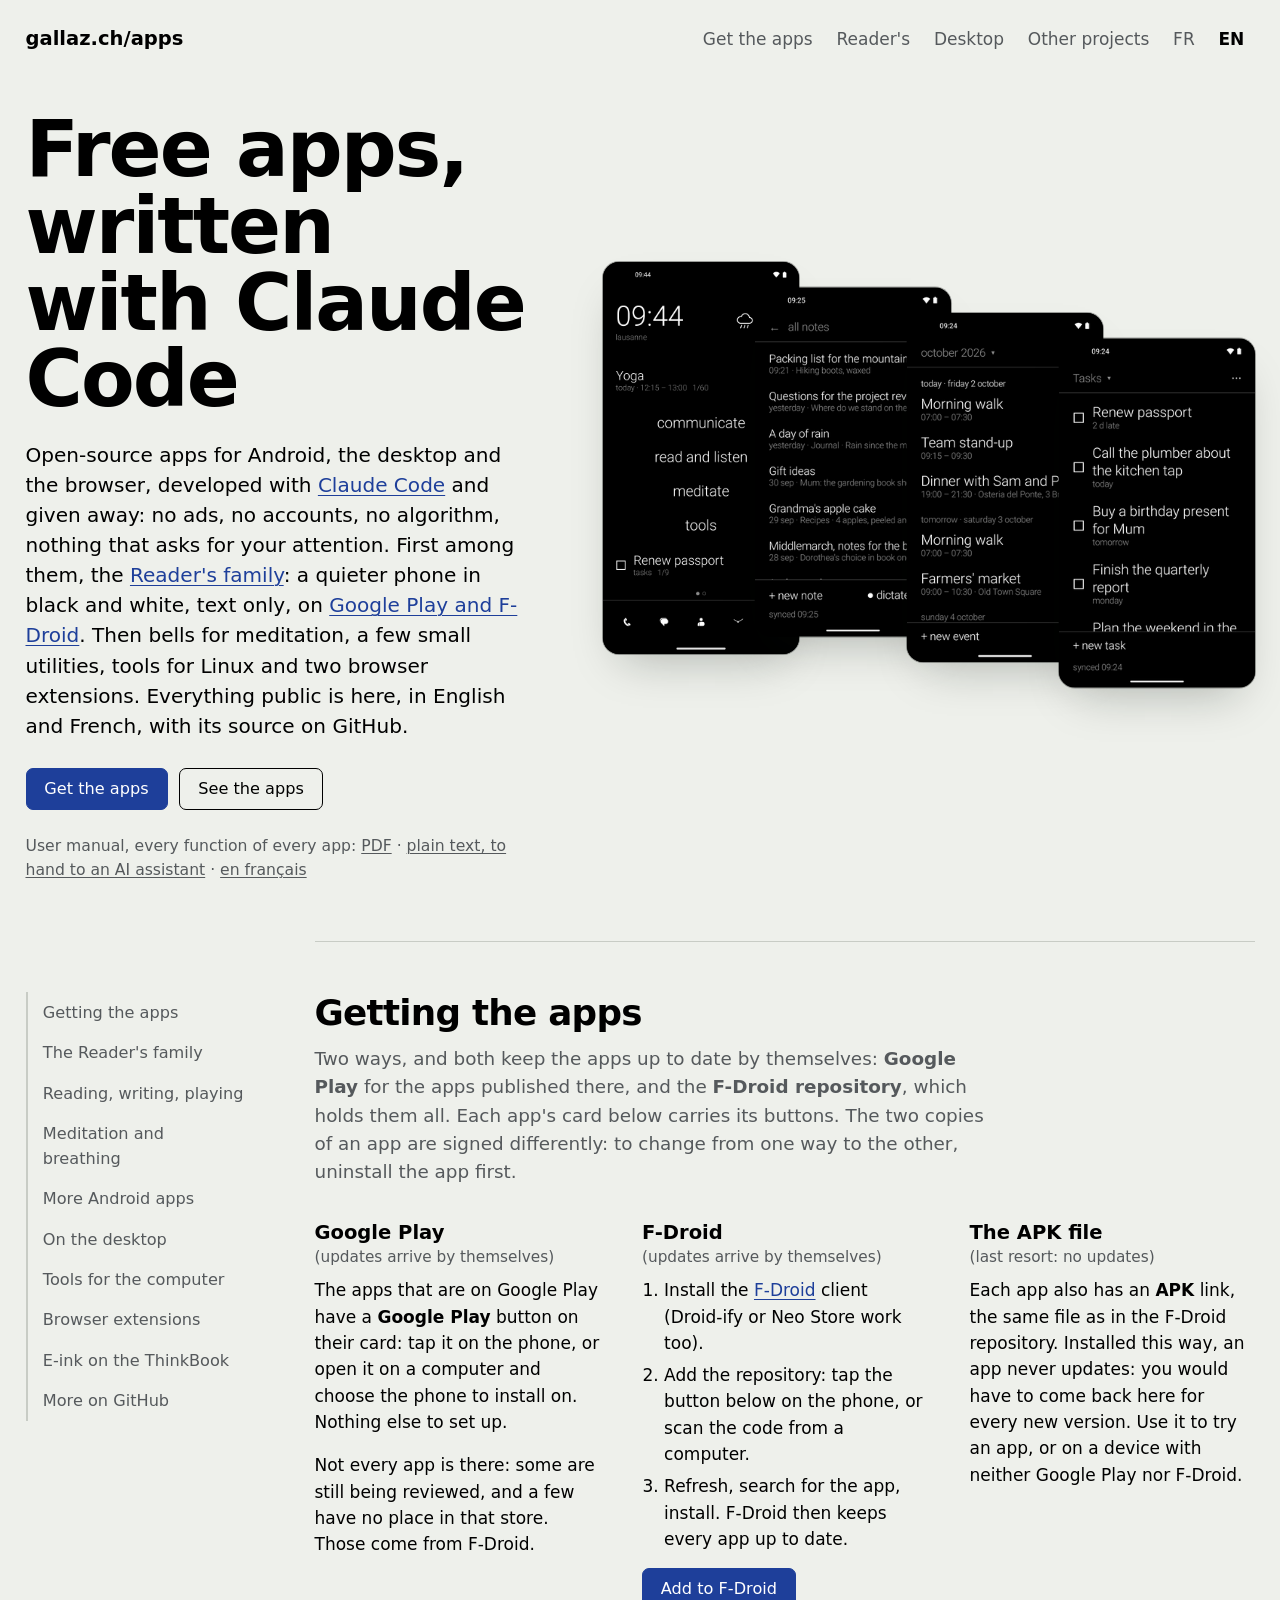
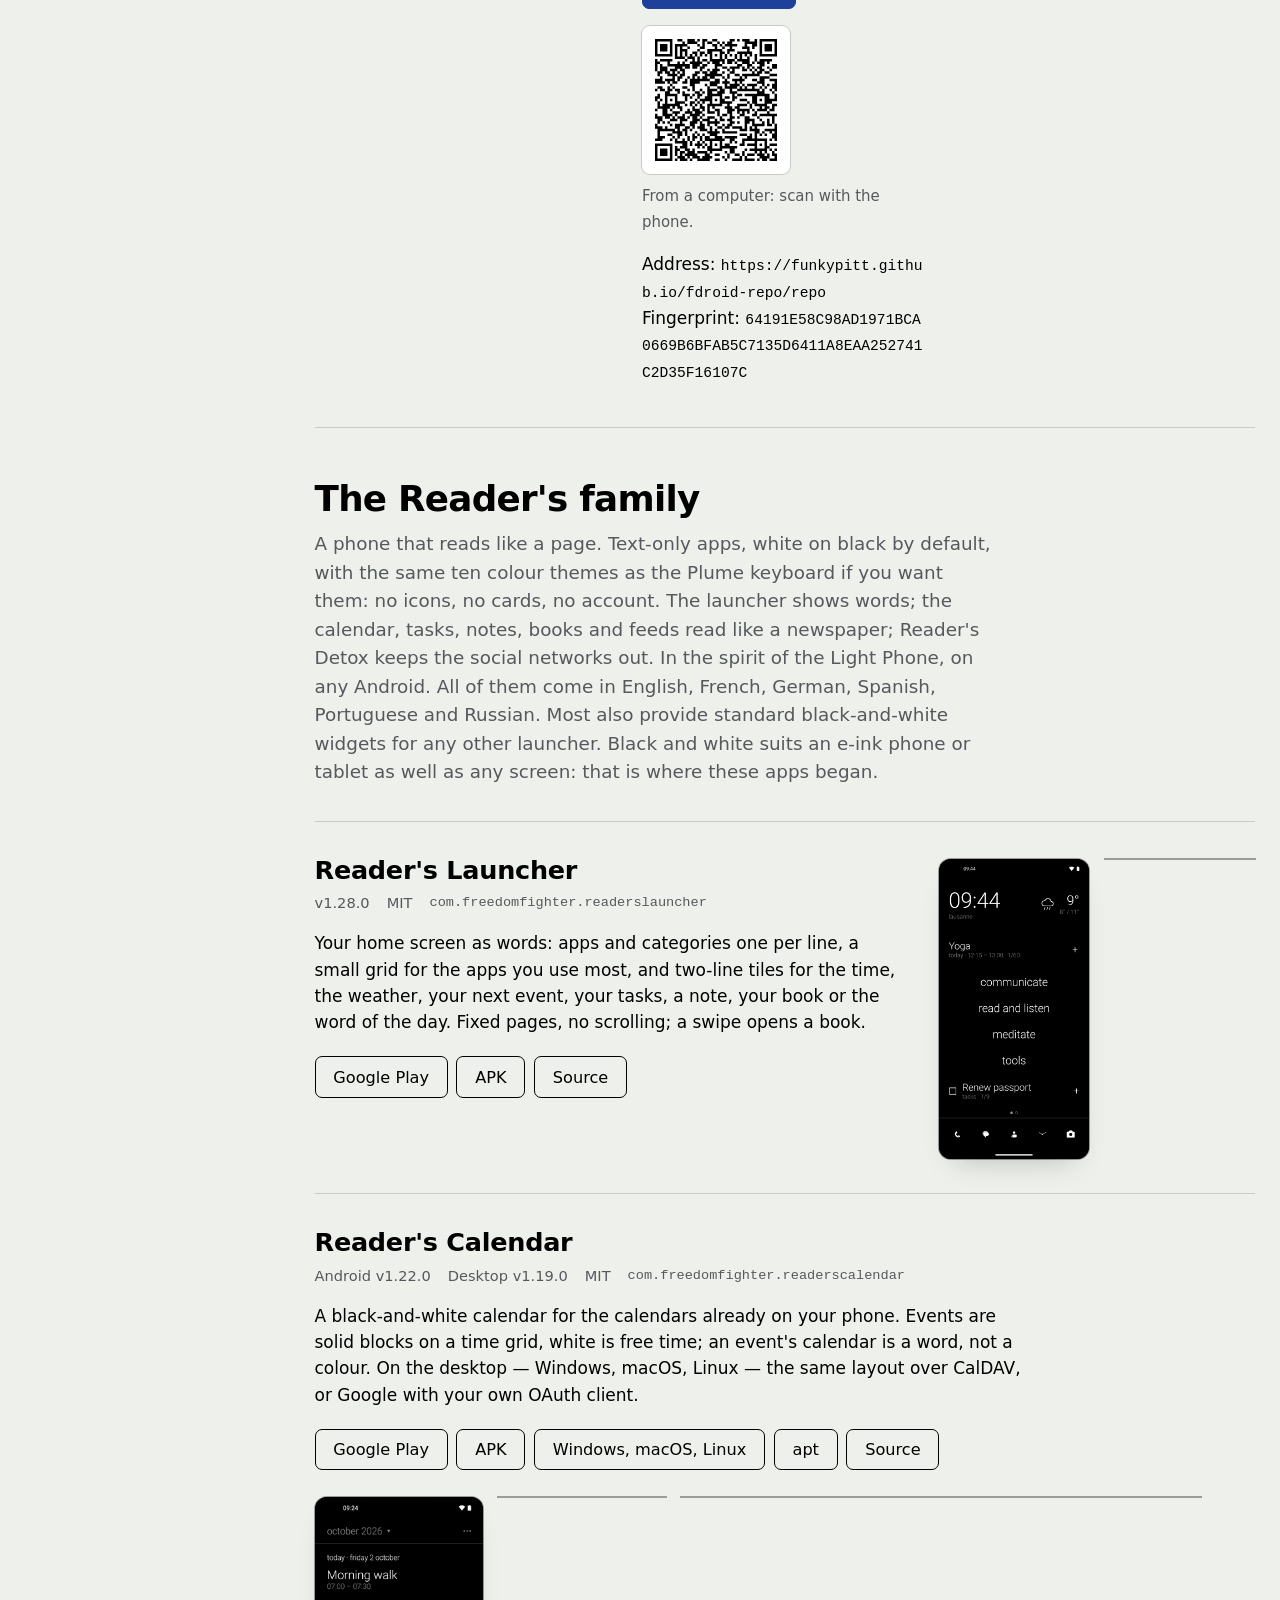
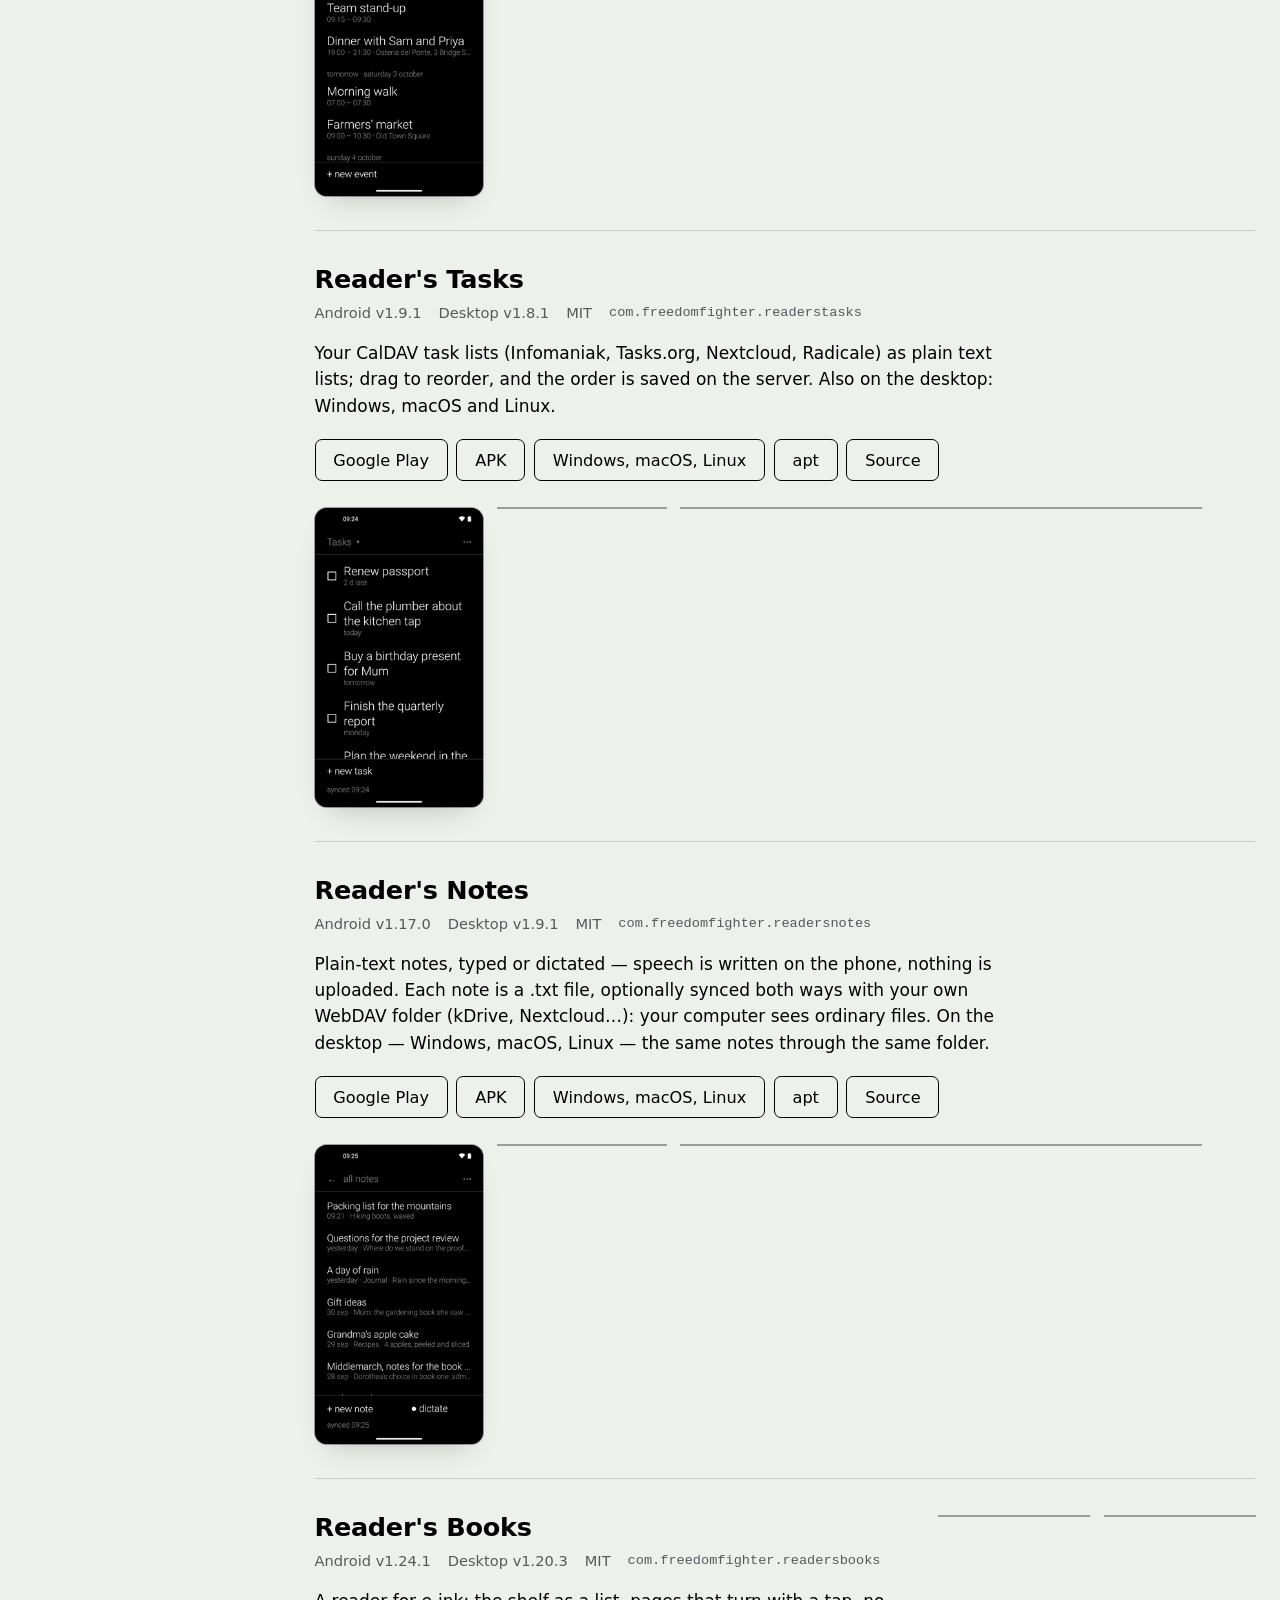
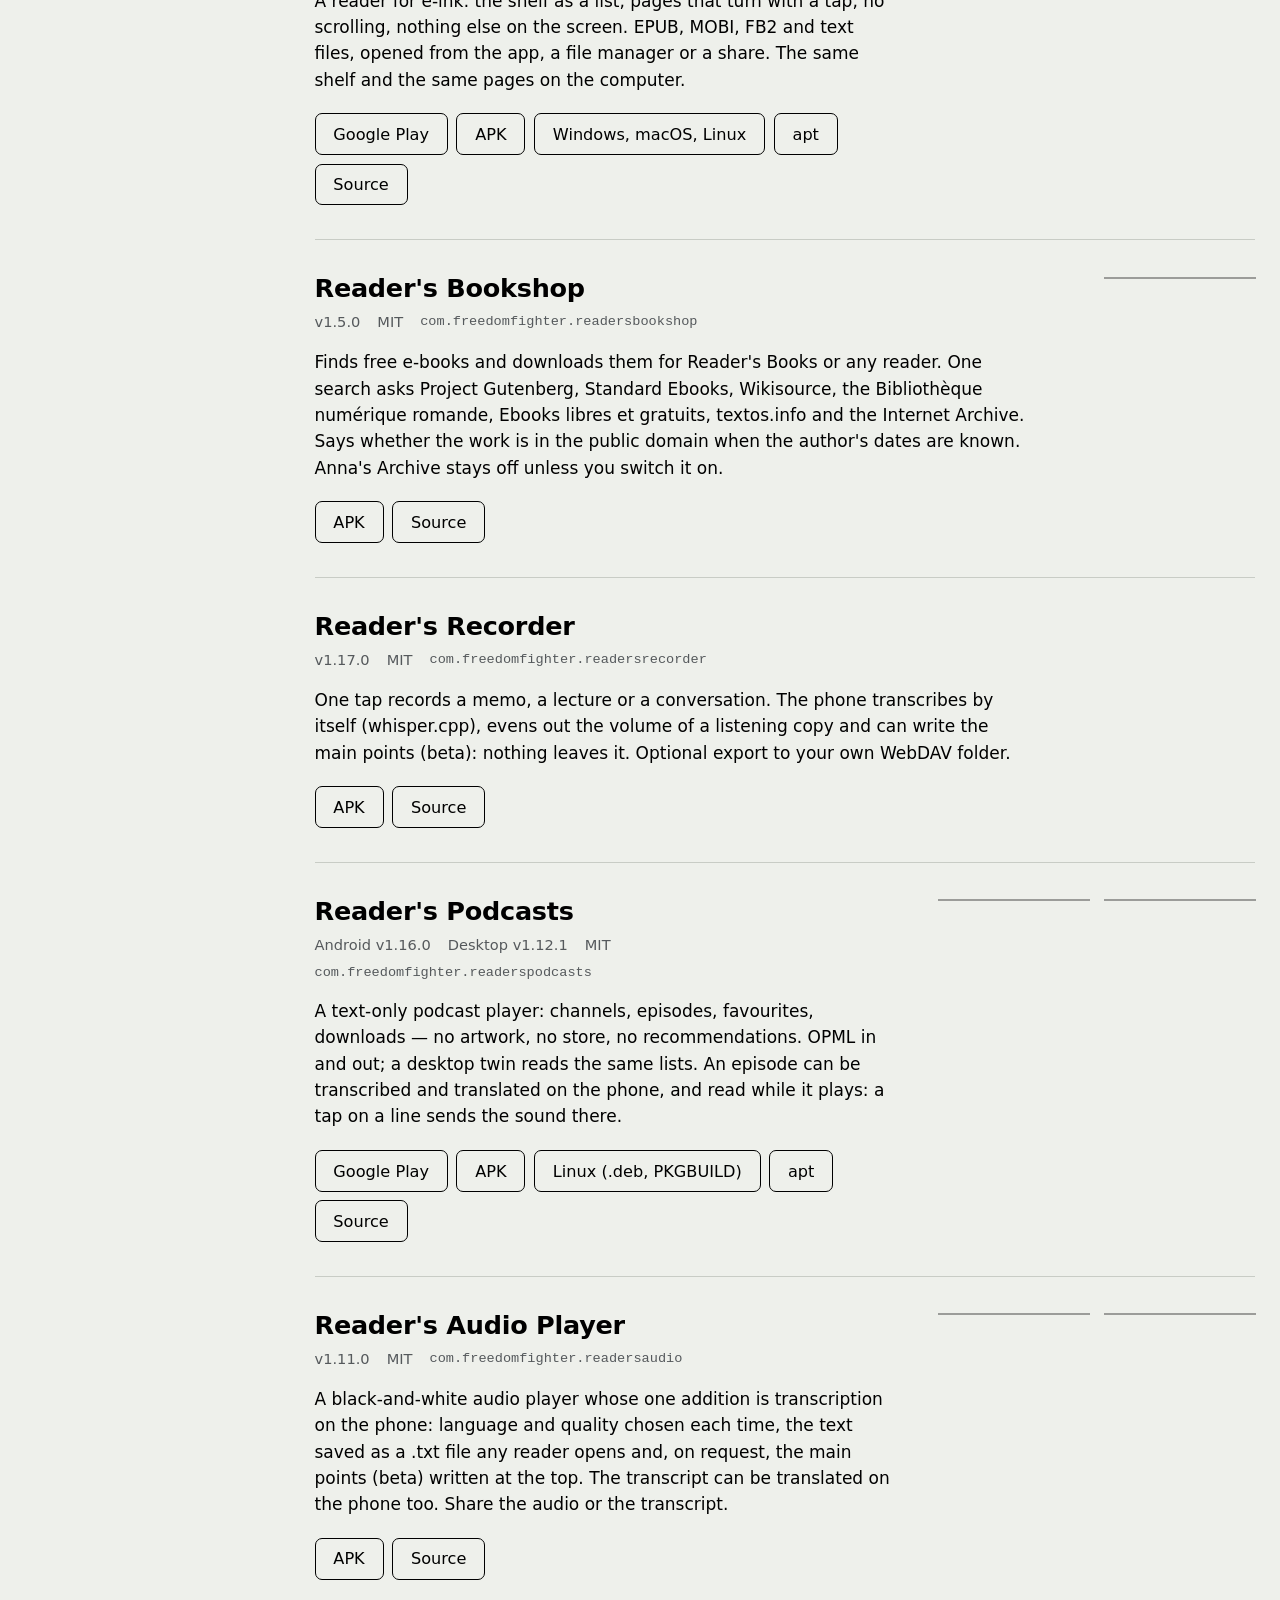
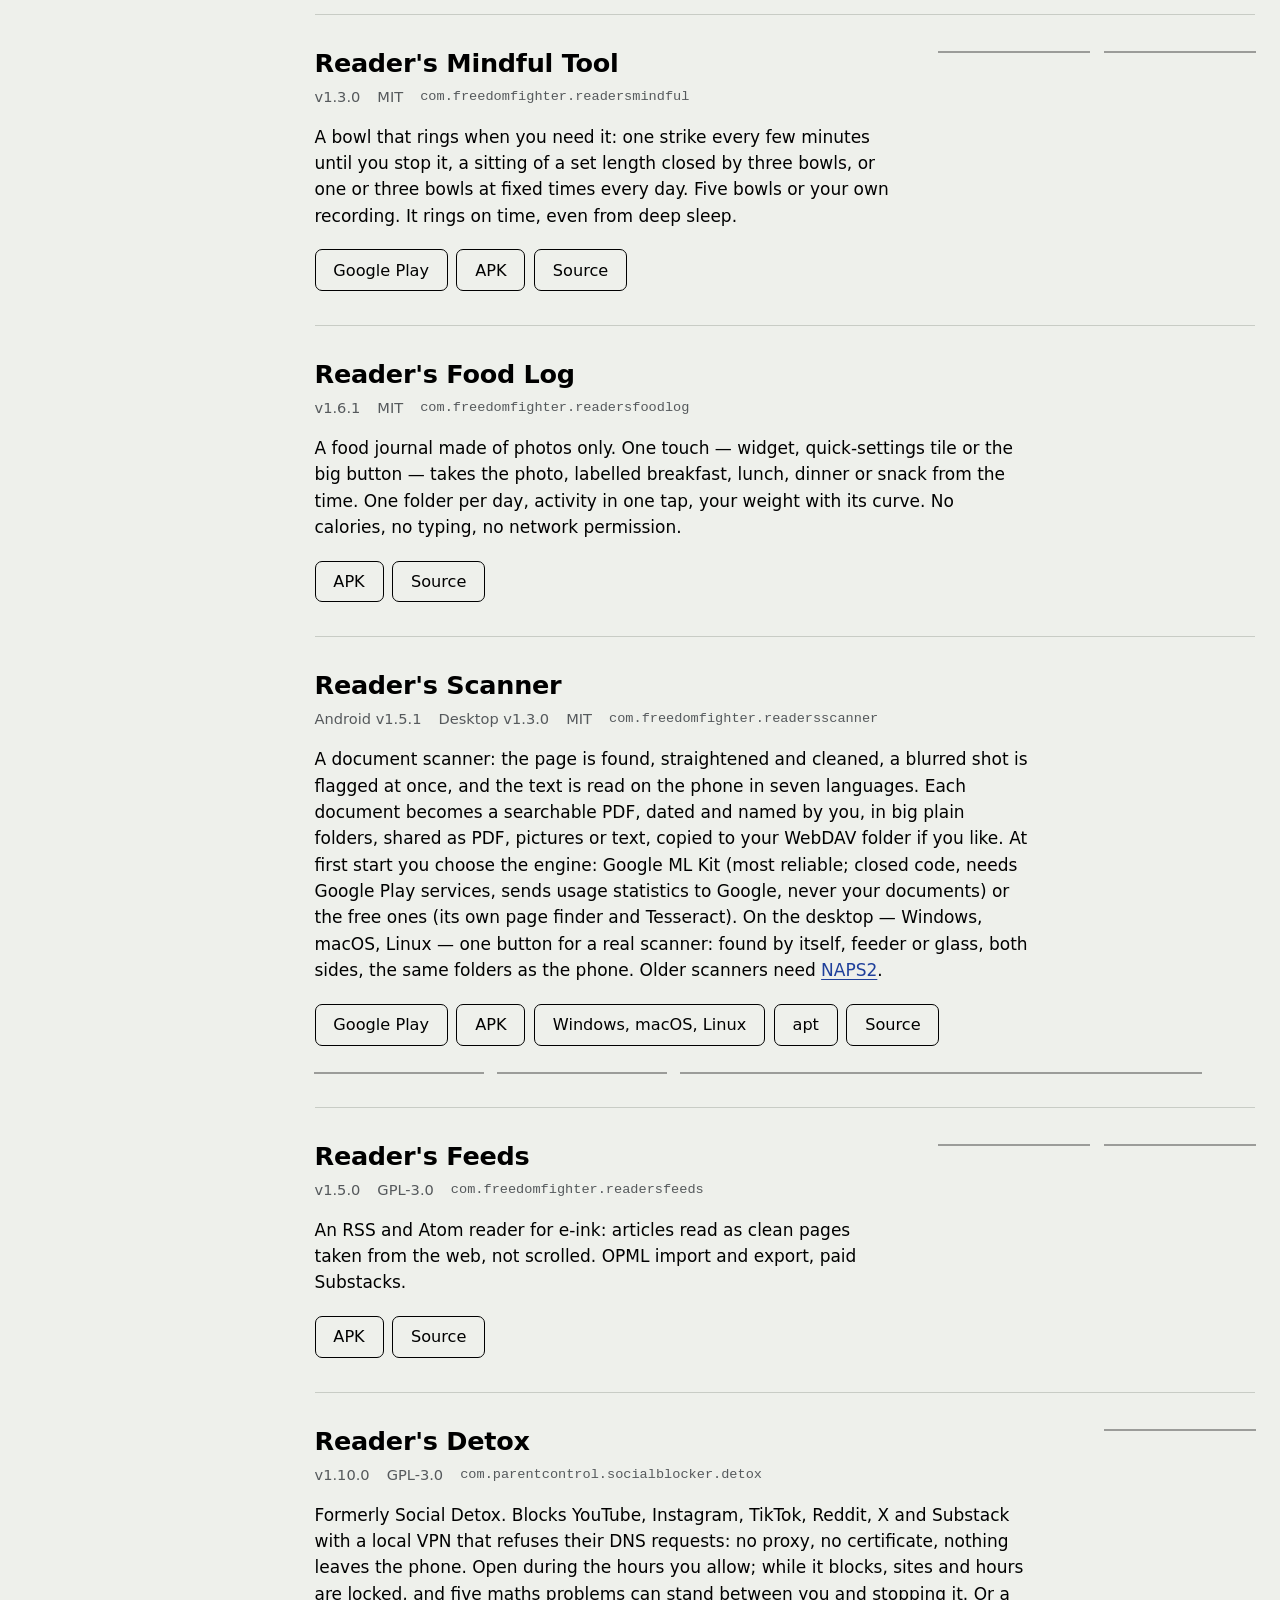
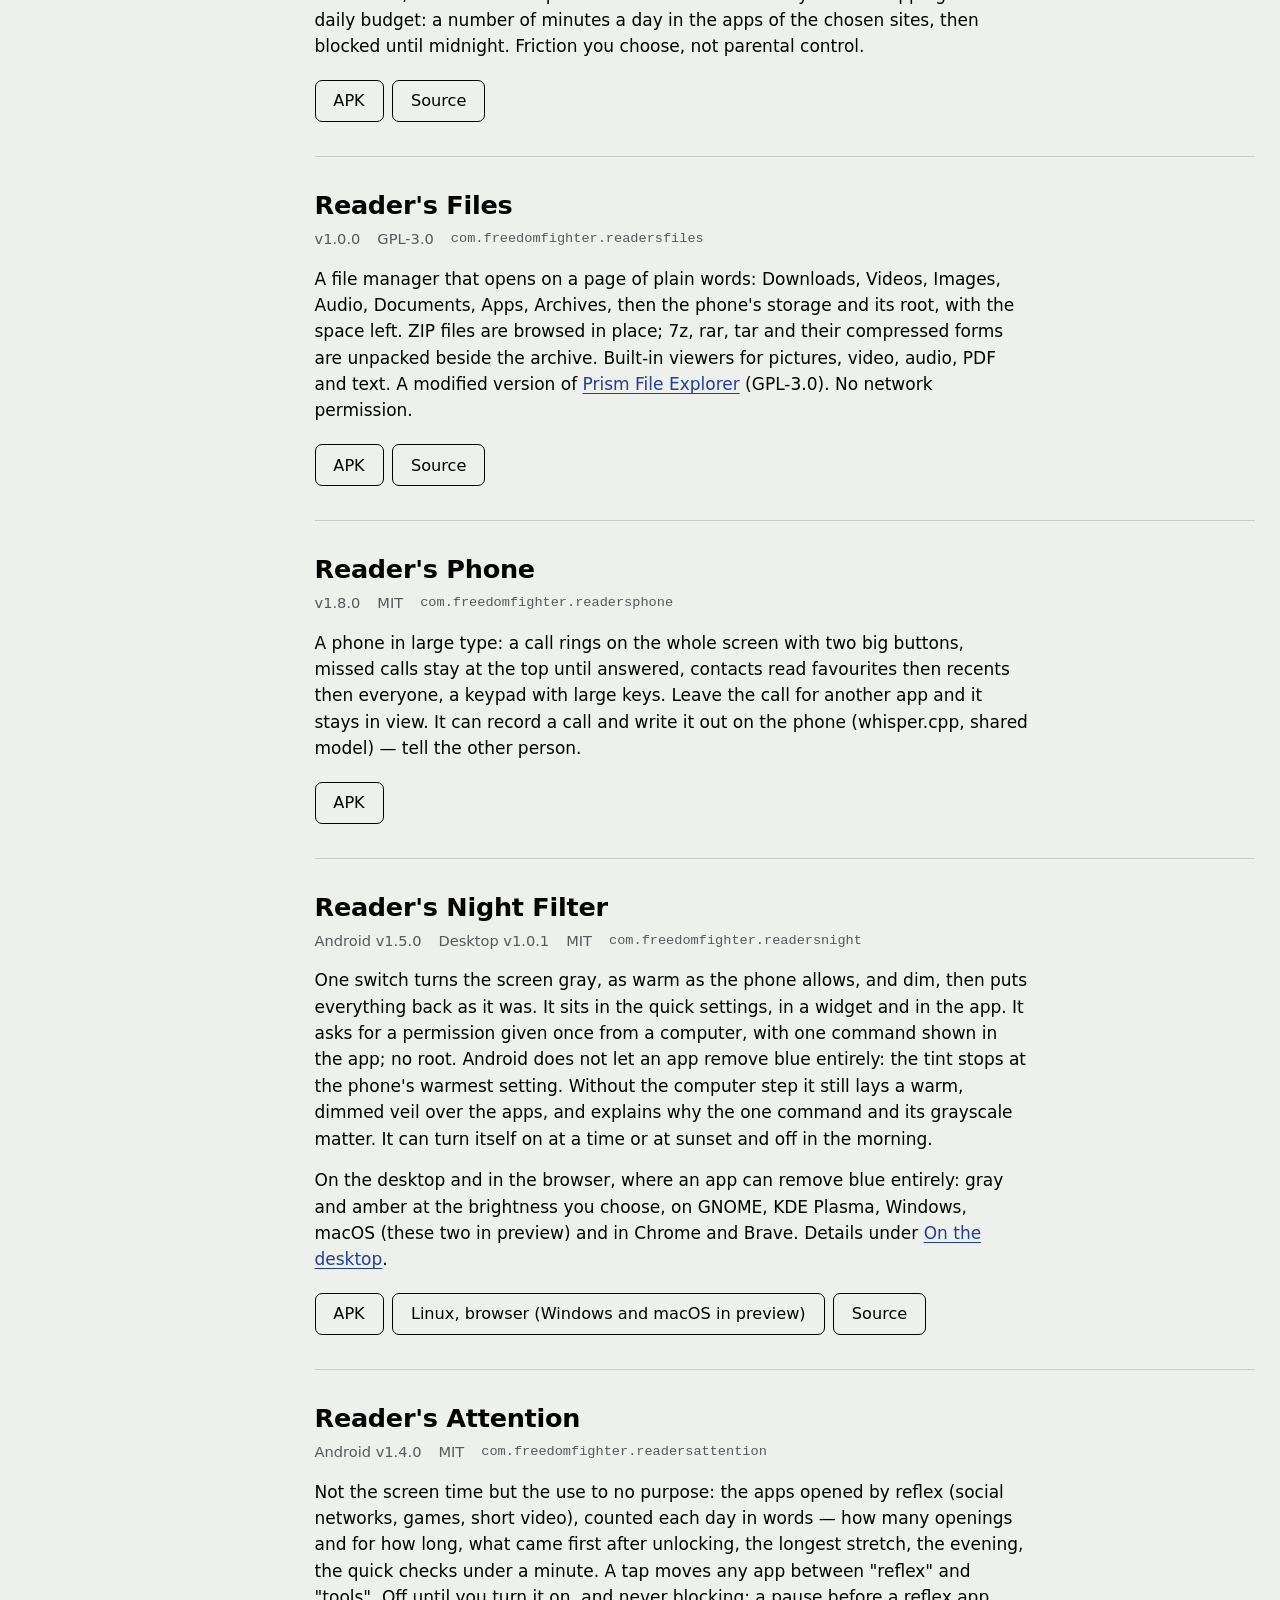
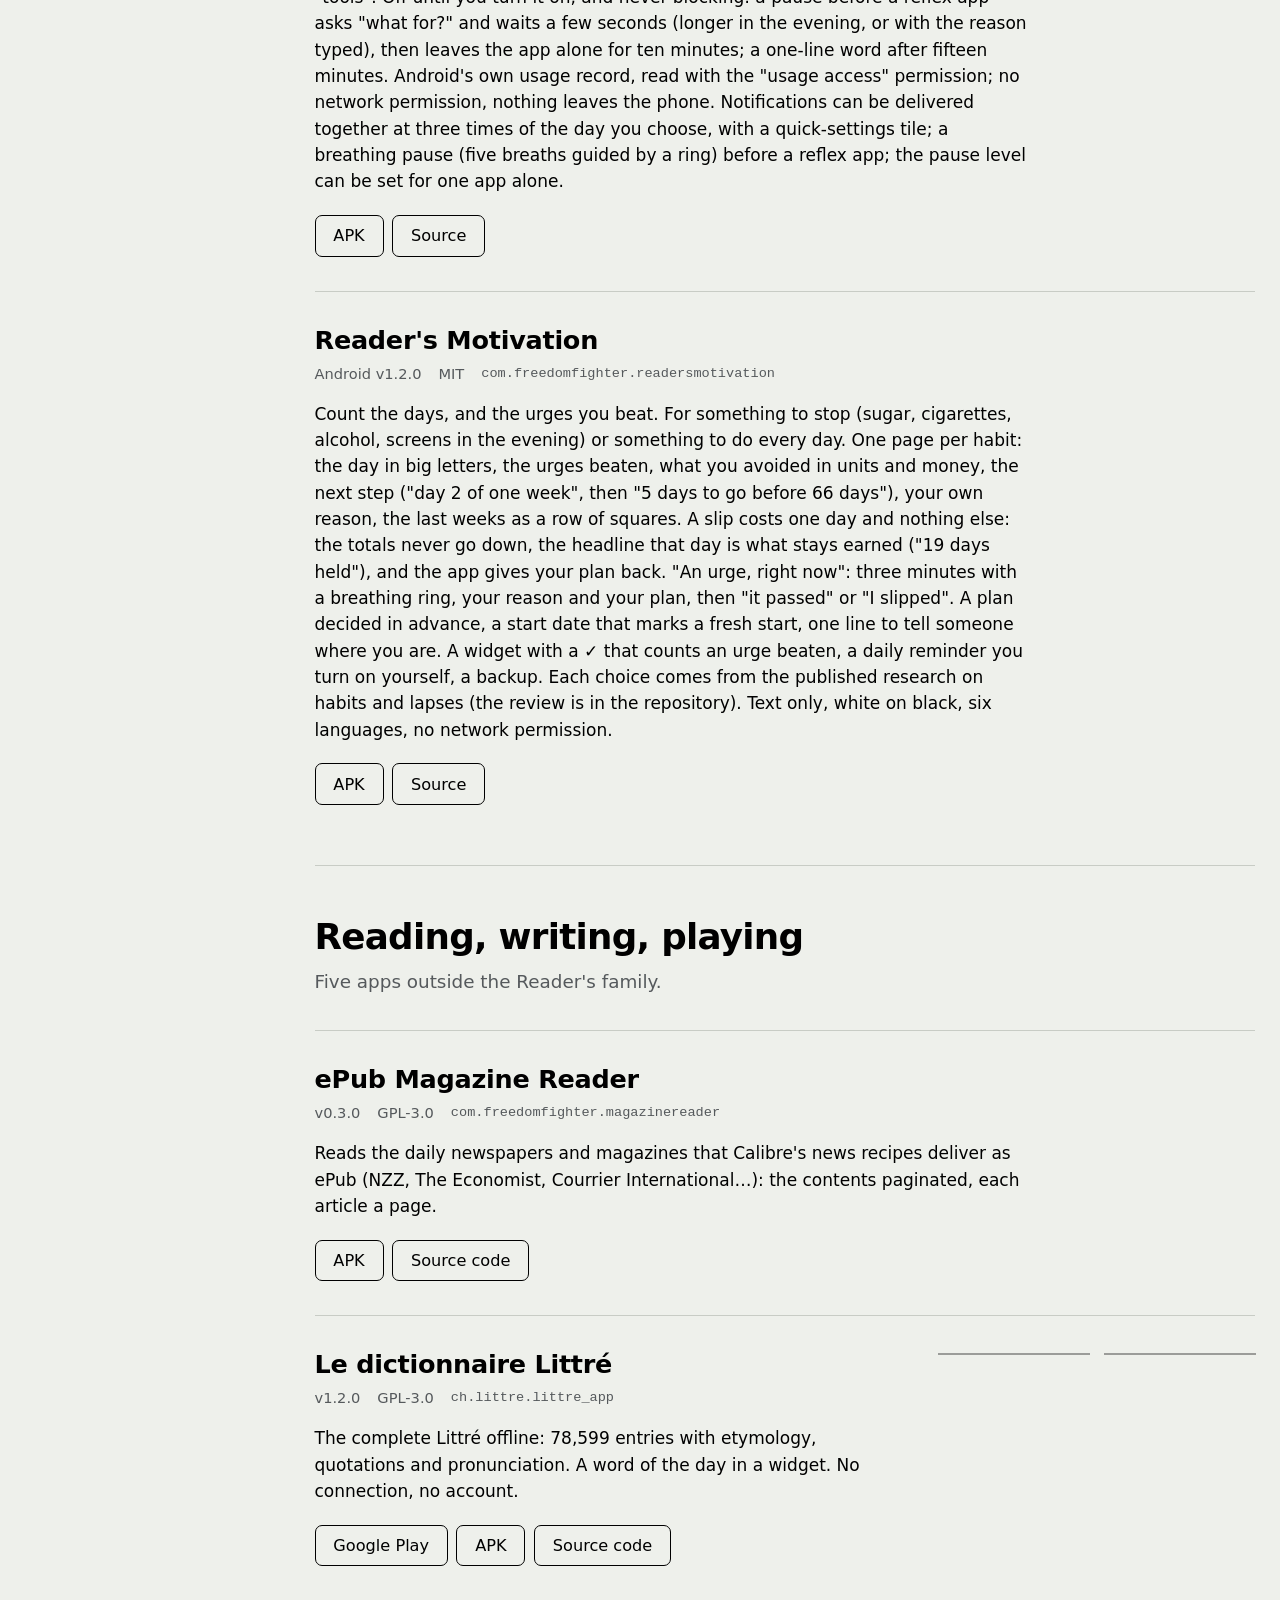
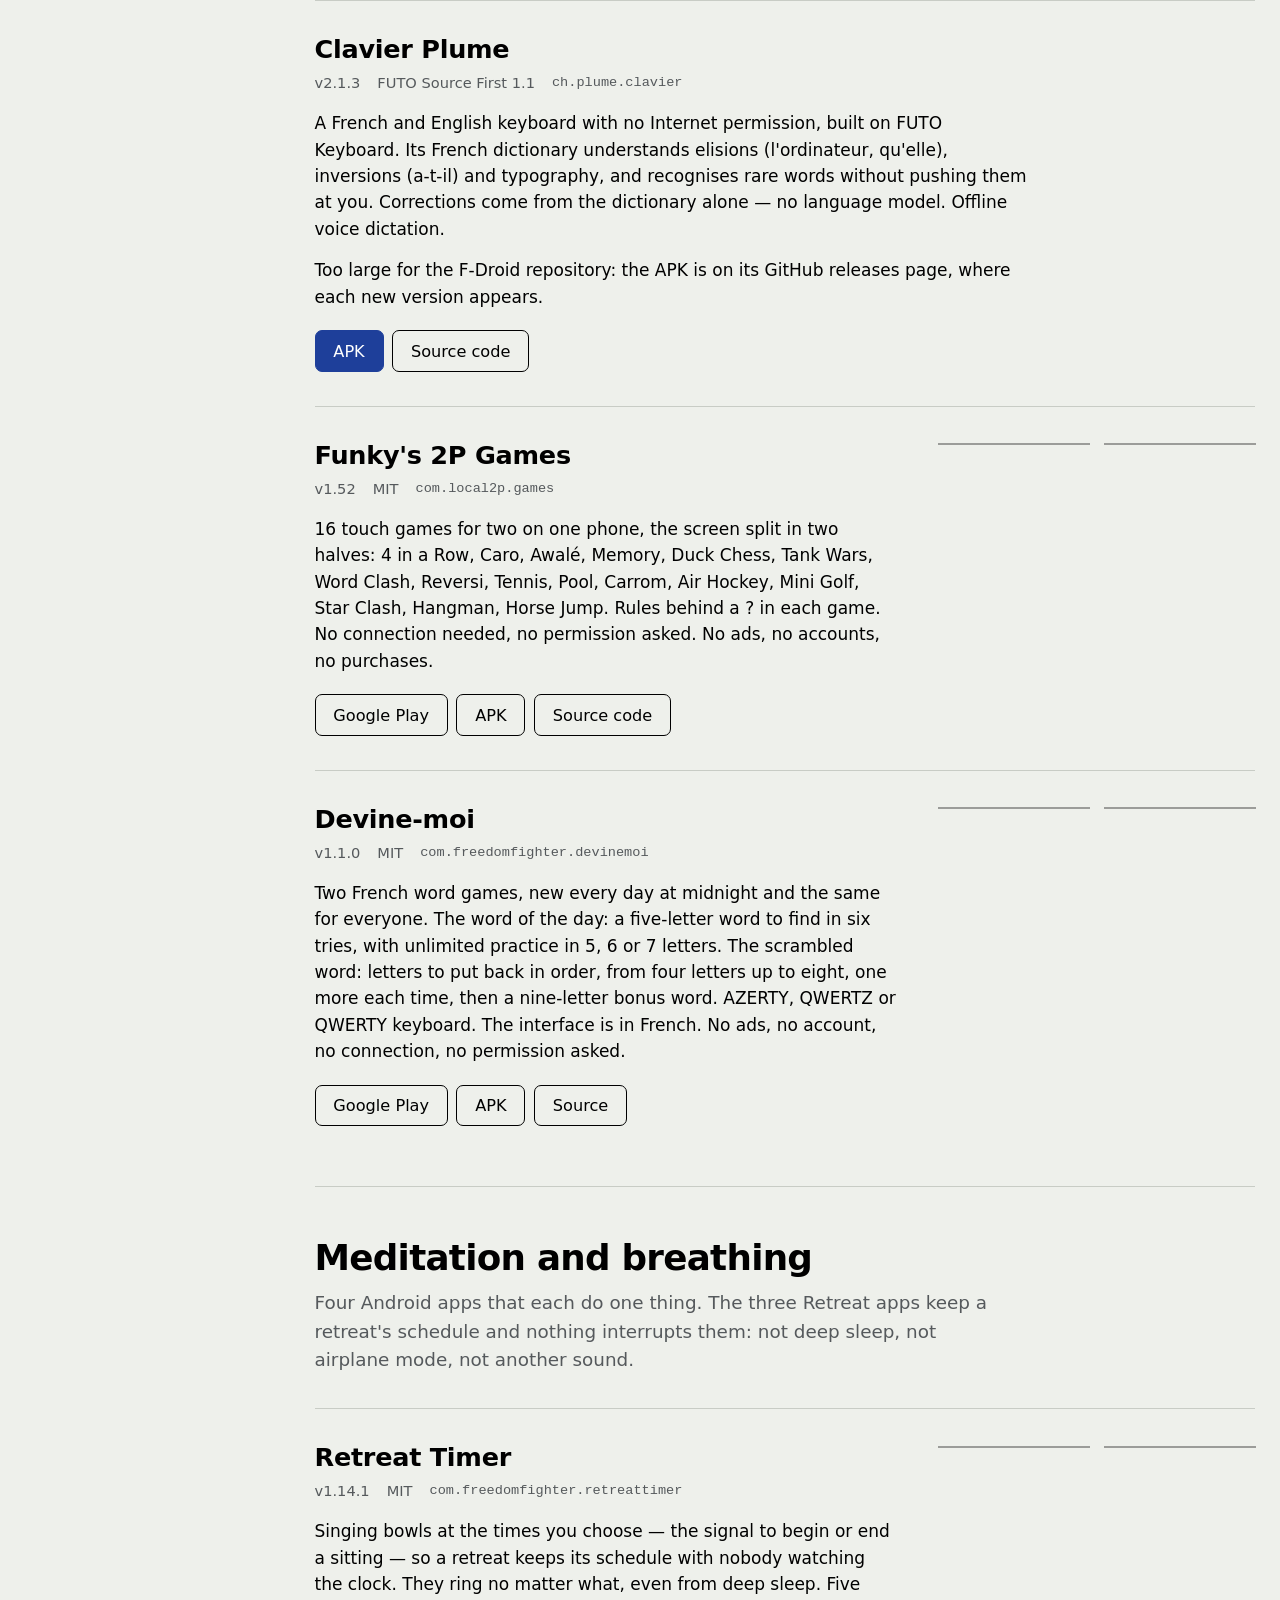
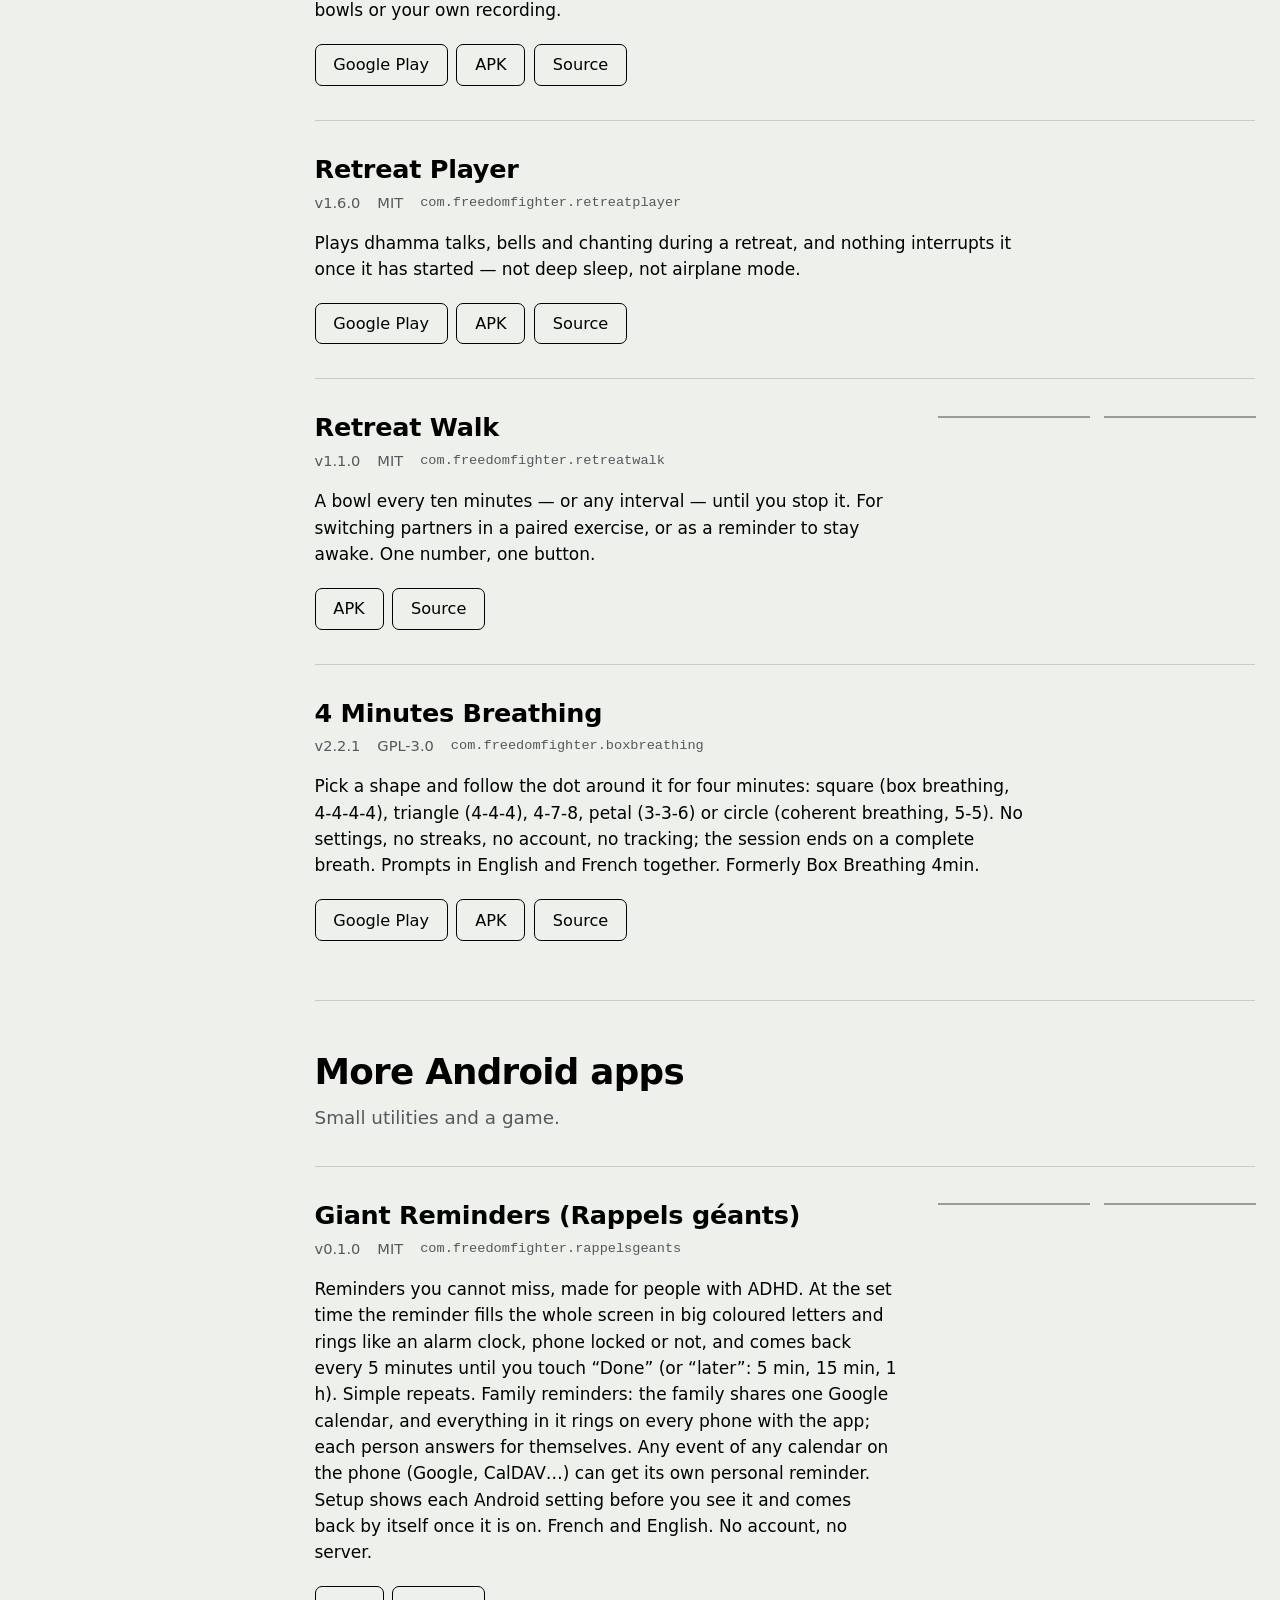
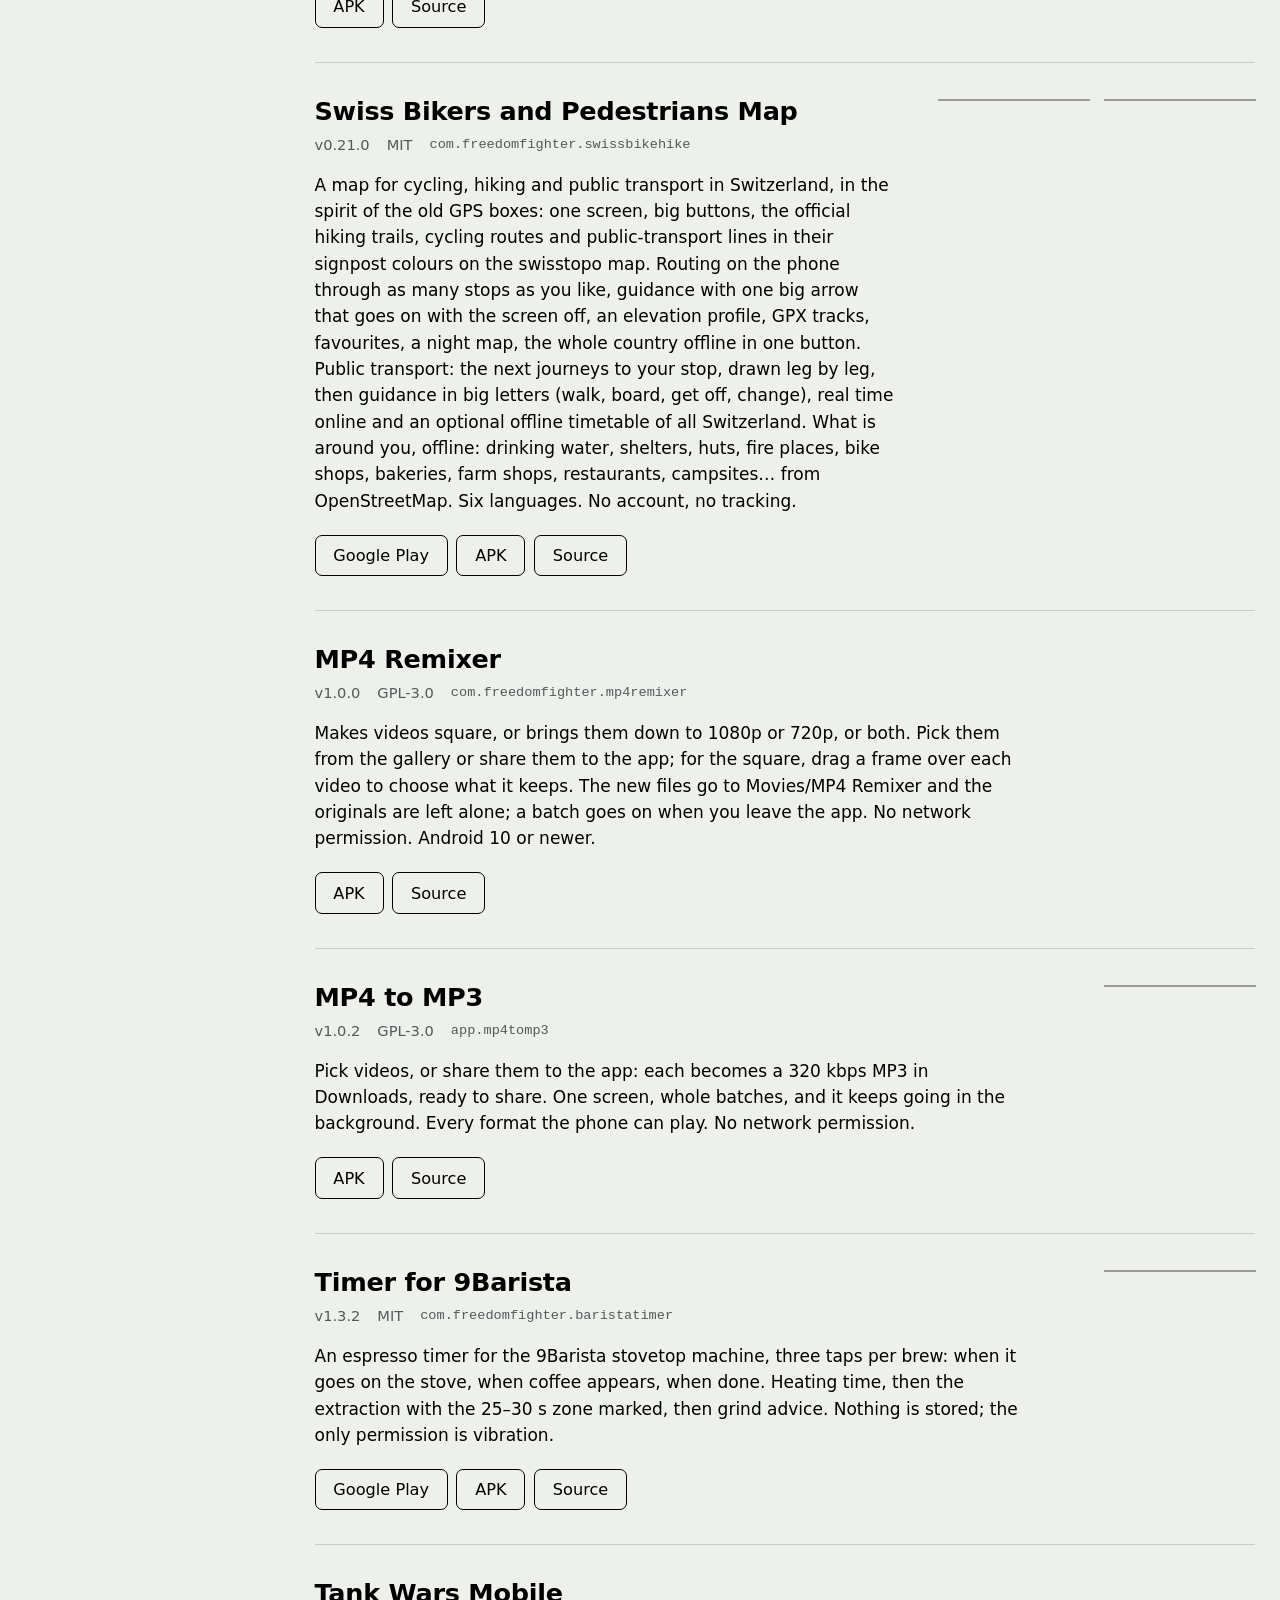
<file: redirect-gallaz.ch/index.html>
<!doctype html>
<html lang="fr">
<head>
  <meta charset="utf-8">
  <title>gallaz.ch/eink → funkypitt.github.io</title>
  <meta http-equiv="refresh" content="0; url=https://funkypitt.github.io/gallaz-ch-eink/">
  <link rel="canonical" href="https://funkypitt.github.io/gallaz-ch-eink/">
</head>
<body>
  <p>La page a déménagé : <a href="https://funkypitt.github.io/gallaz-ch-eink/">funkypitt.github.io/gallaz-ch-eink</a>.</p>
</body>
</html>
</file>
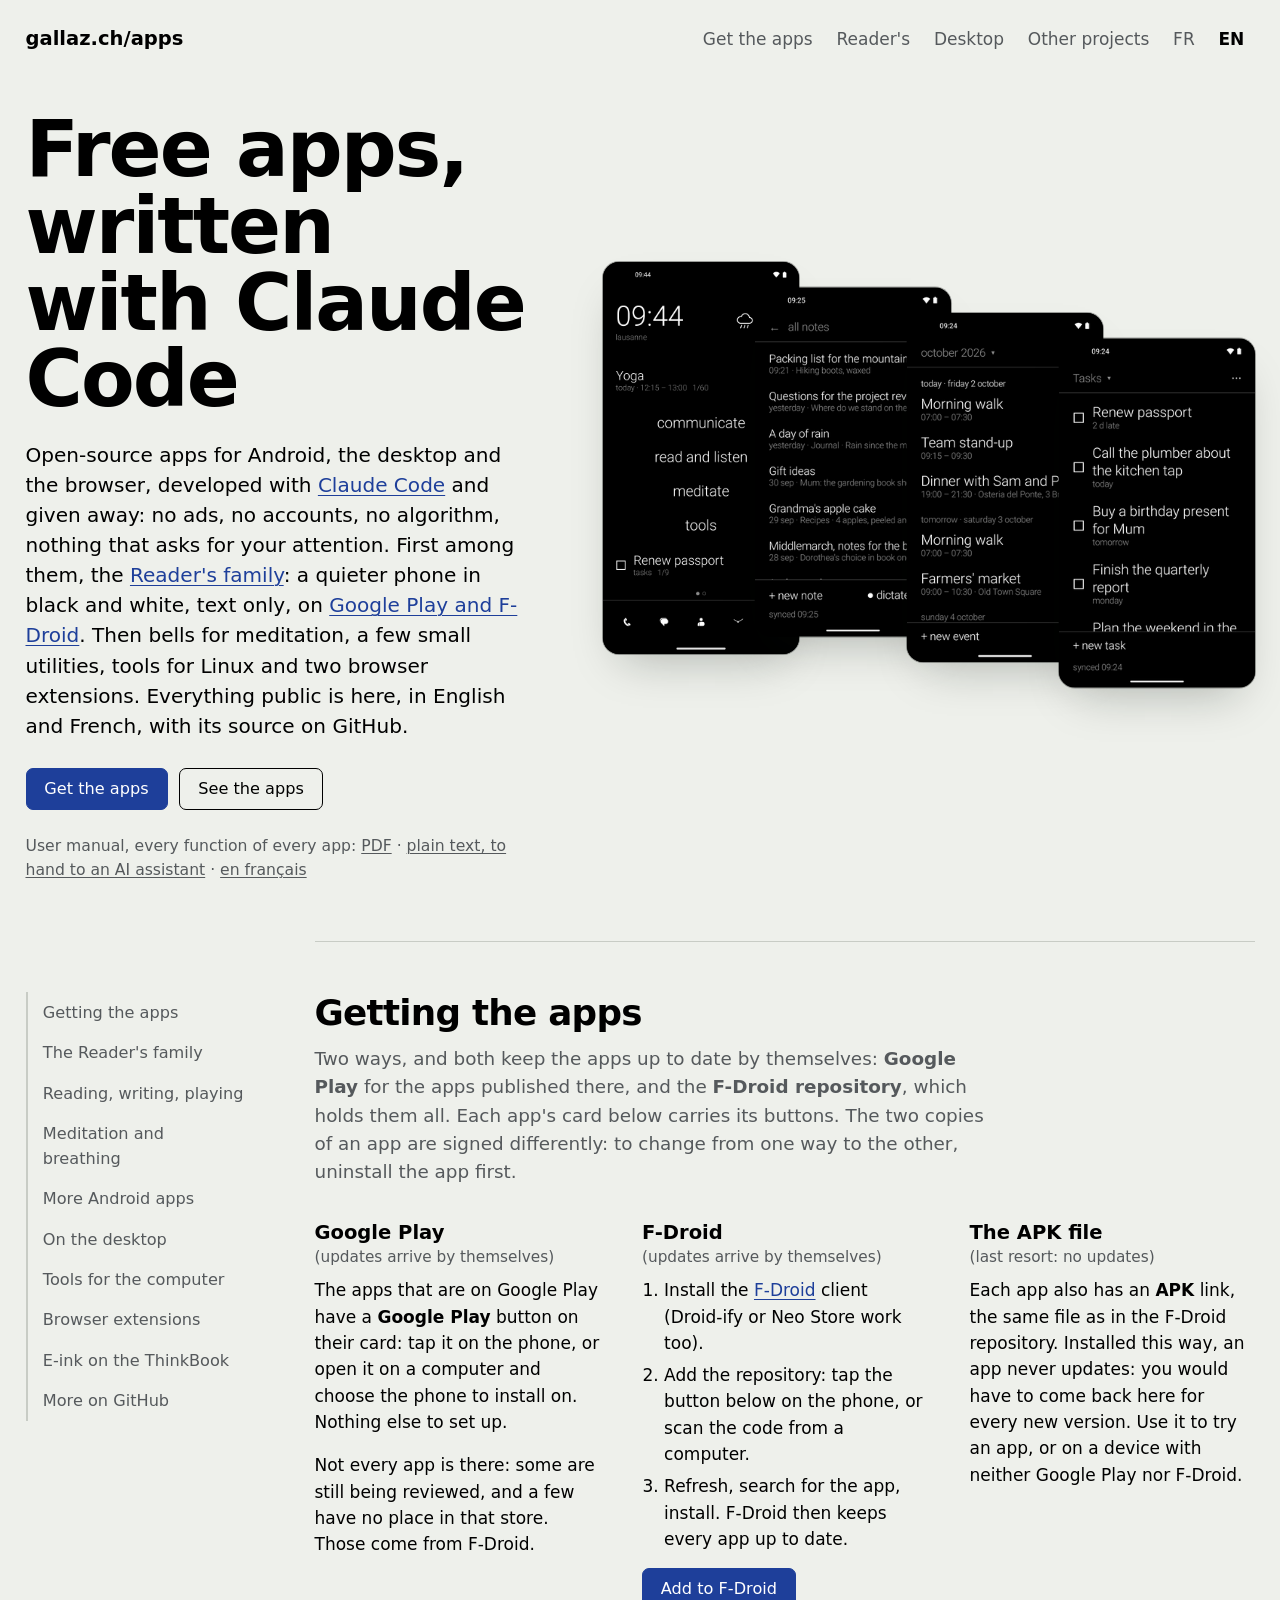
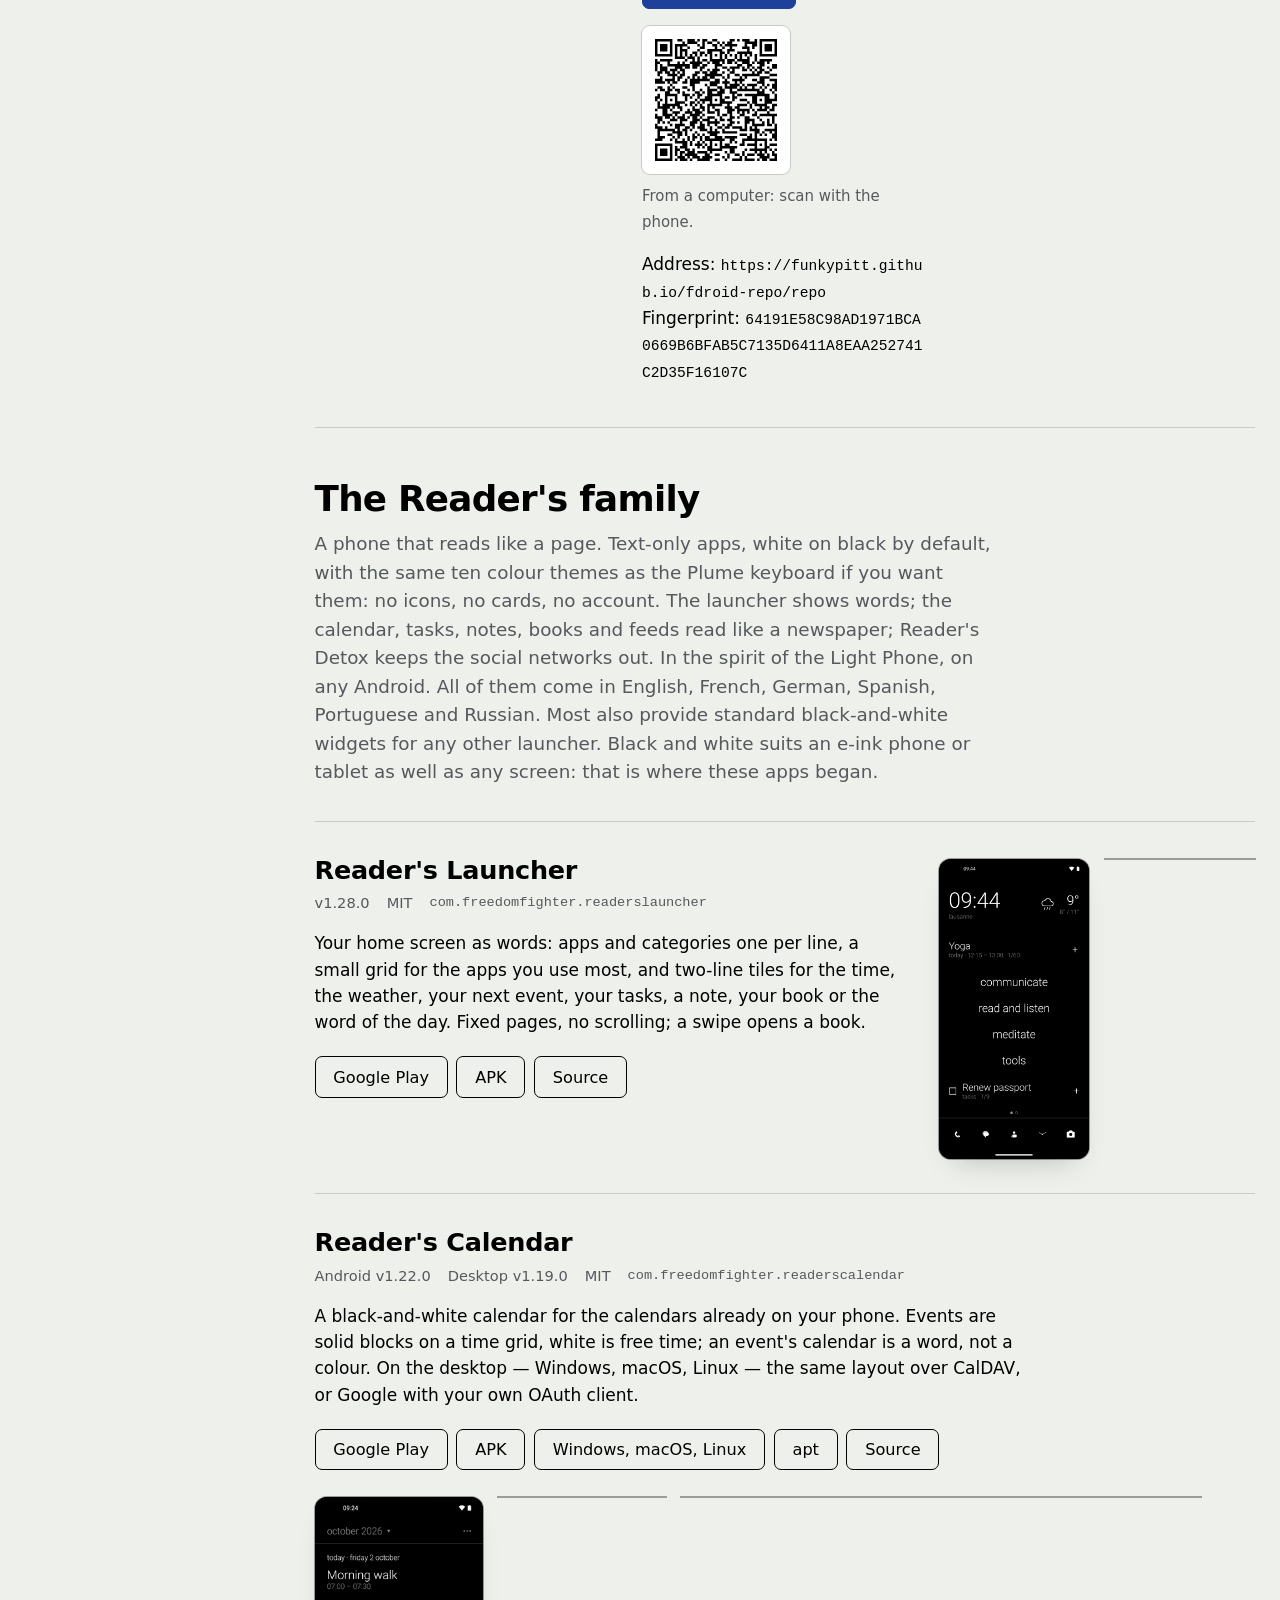
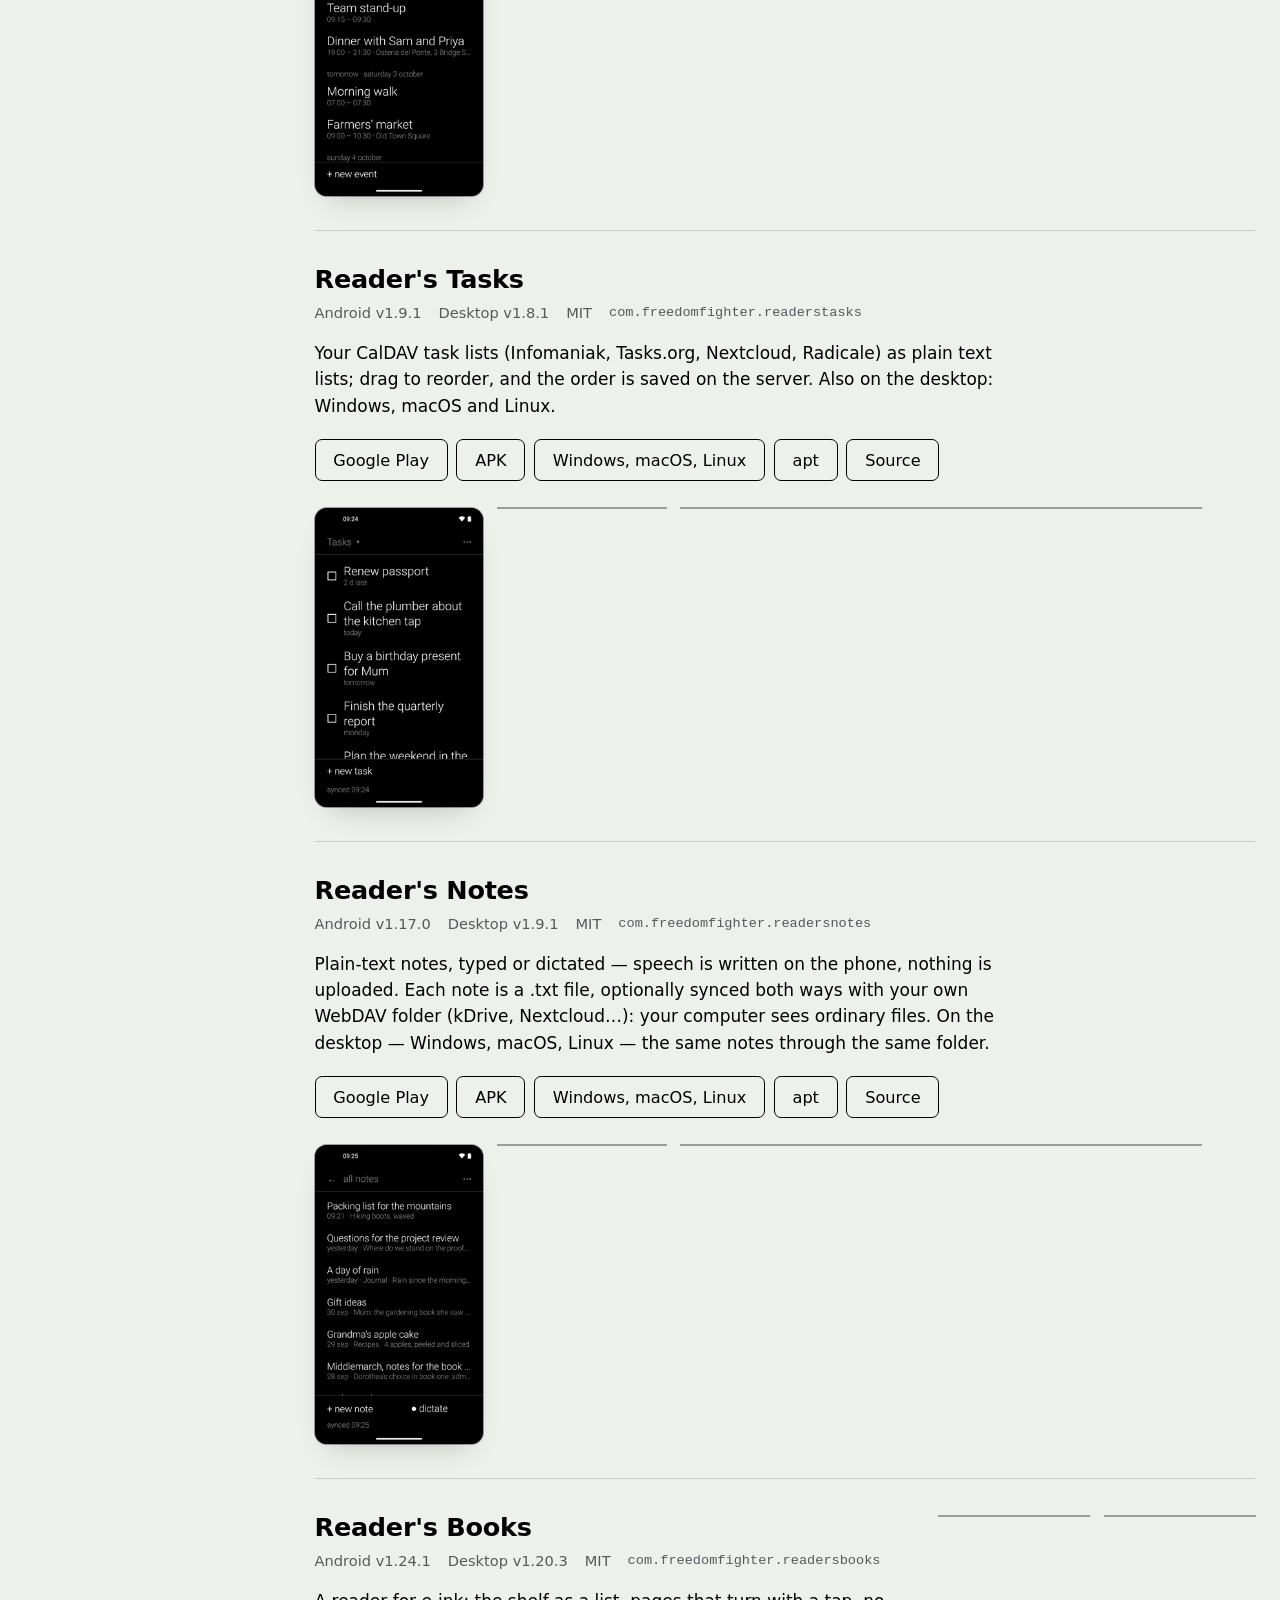
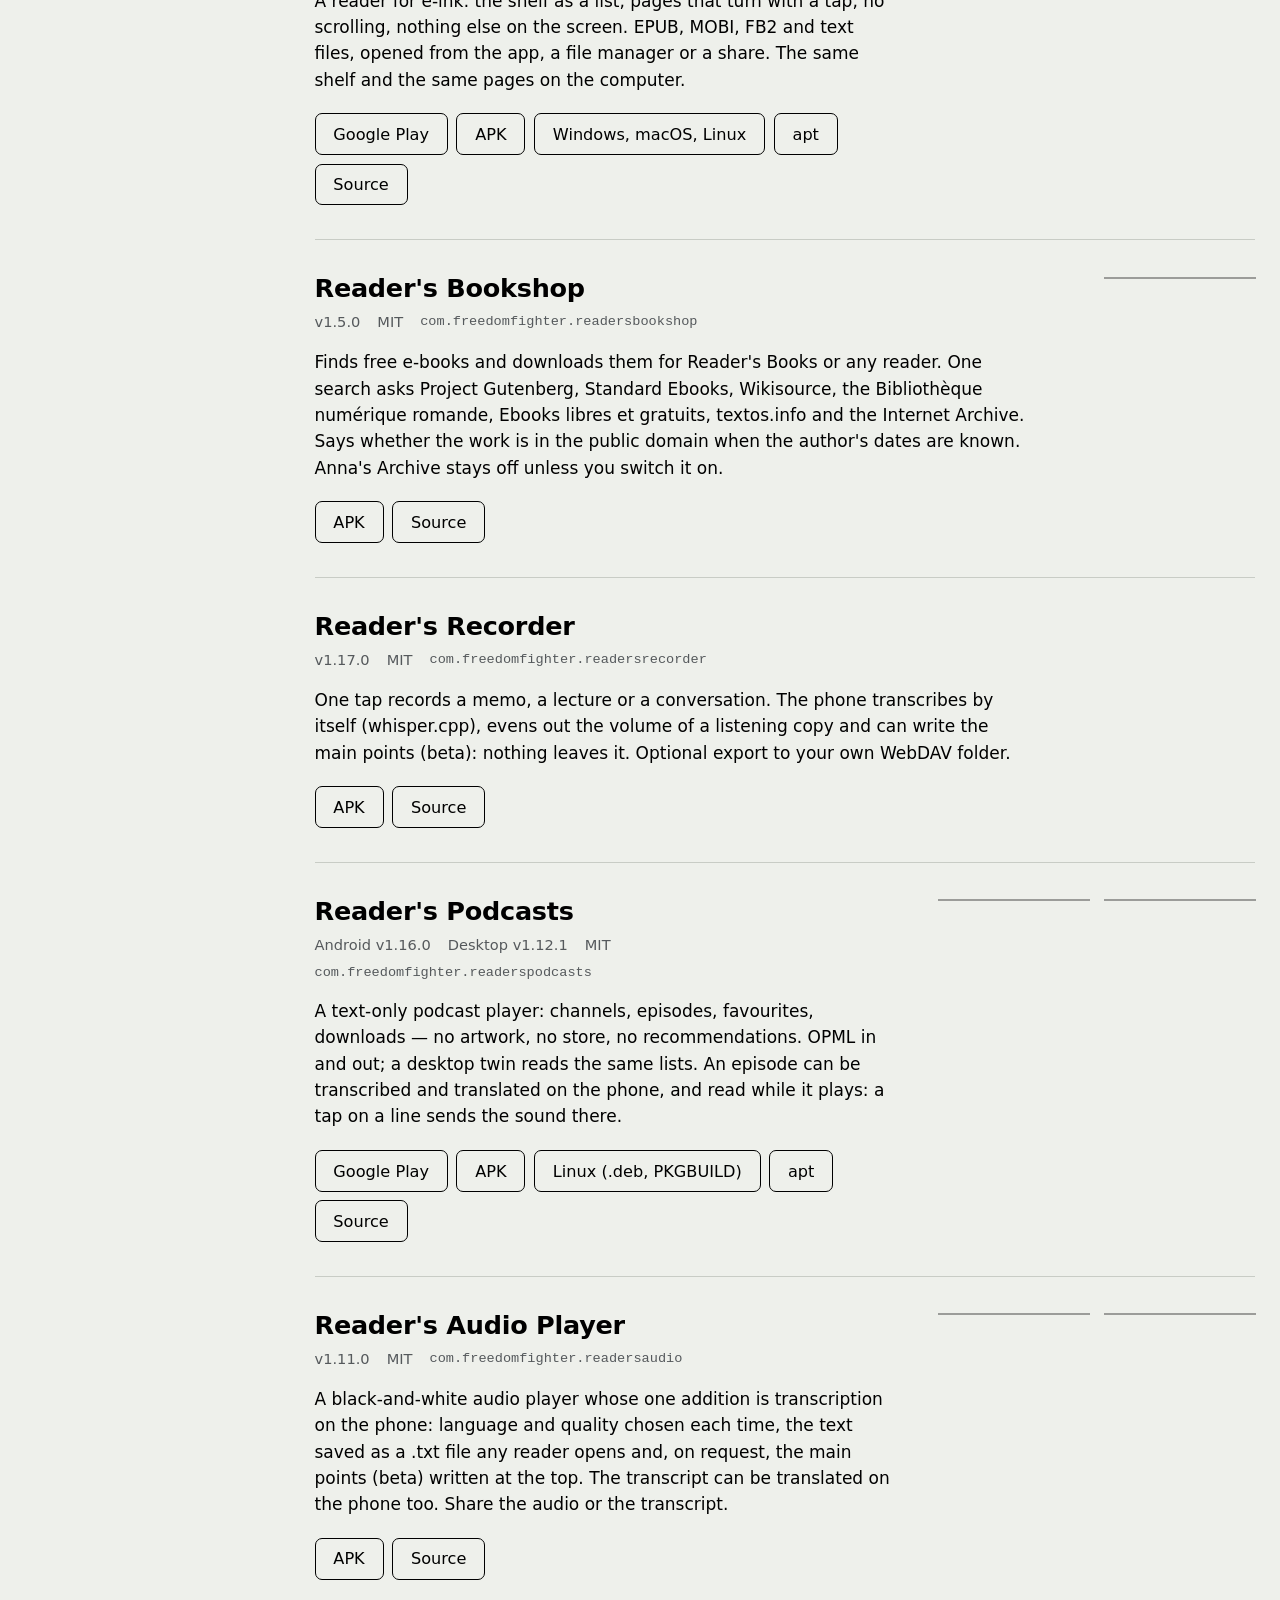
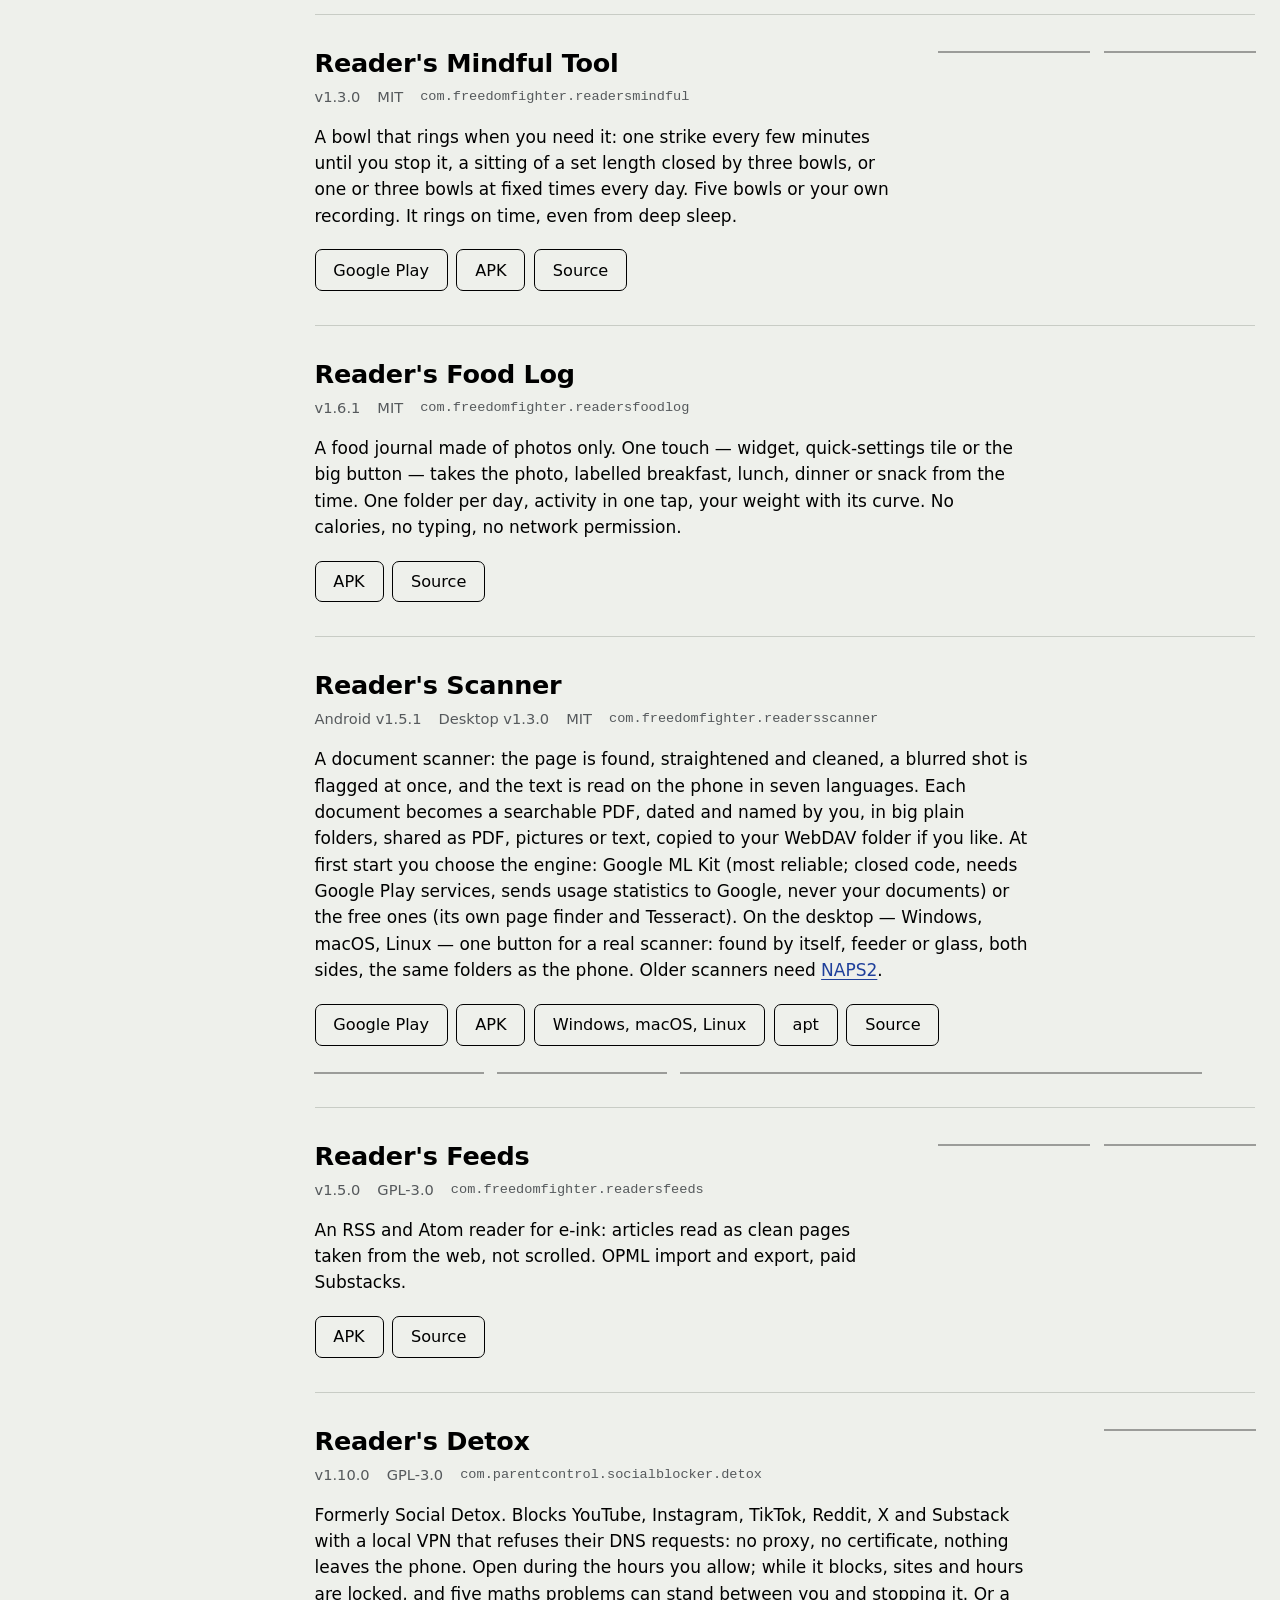
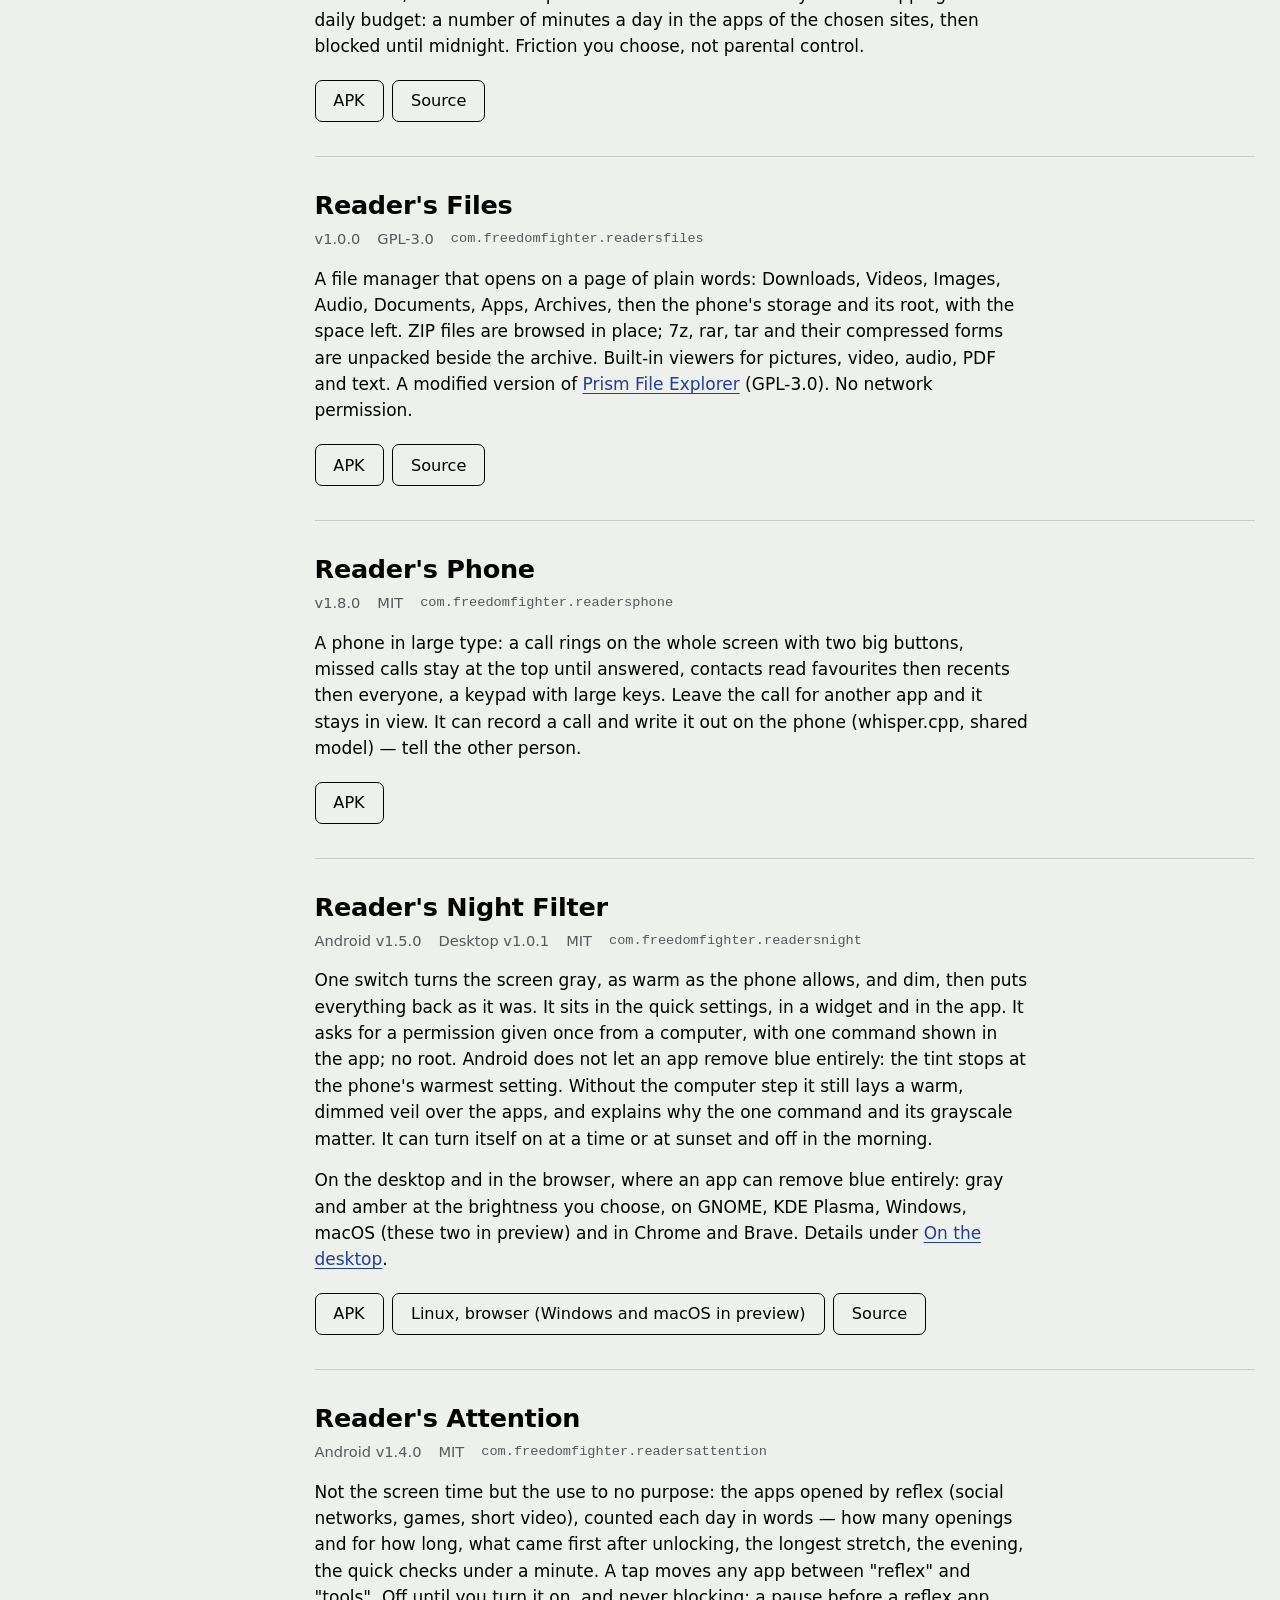
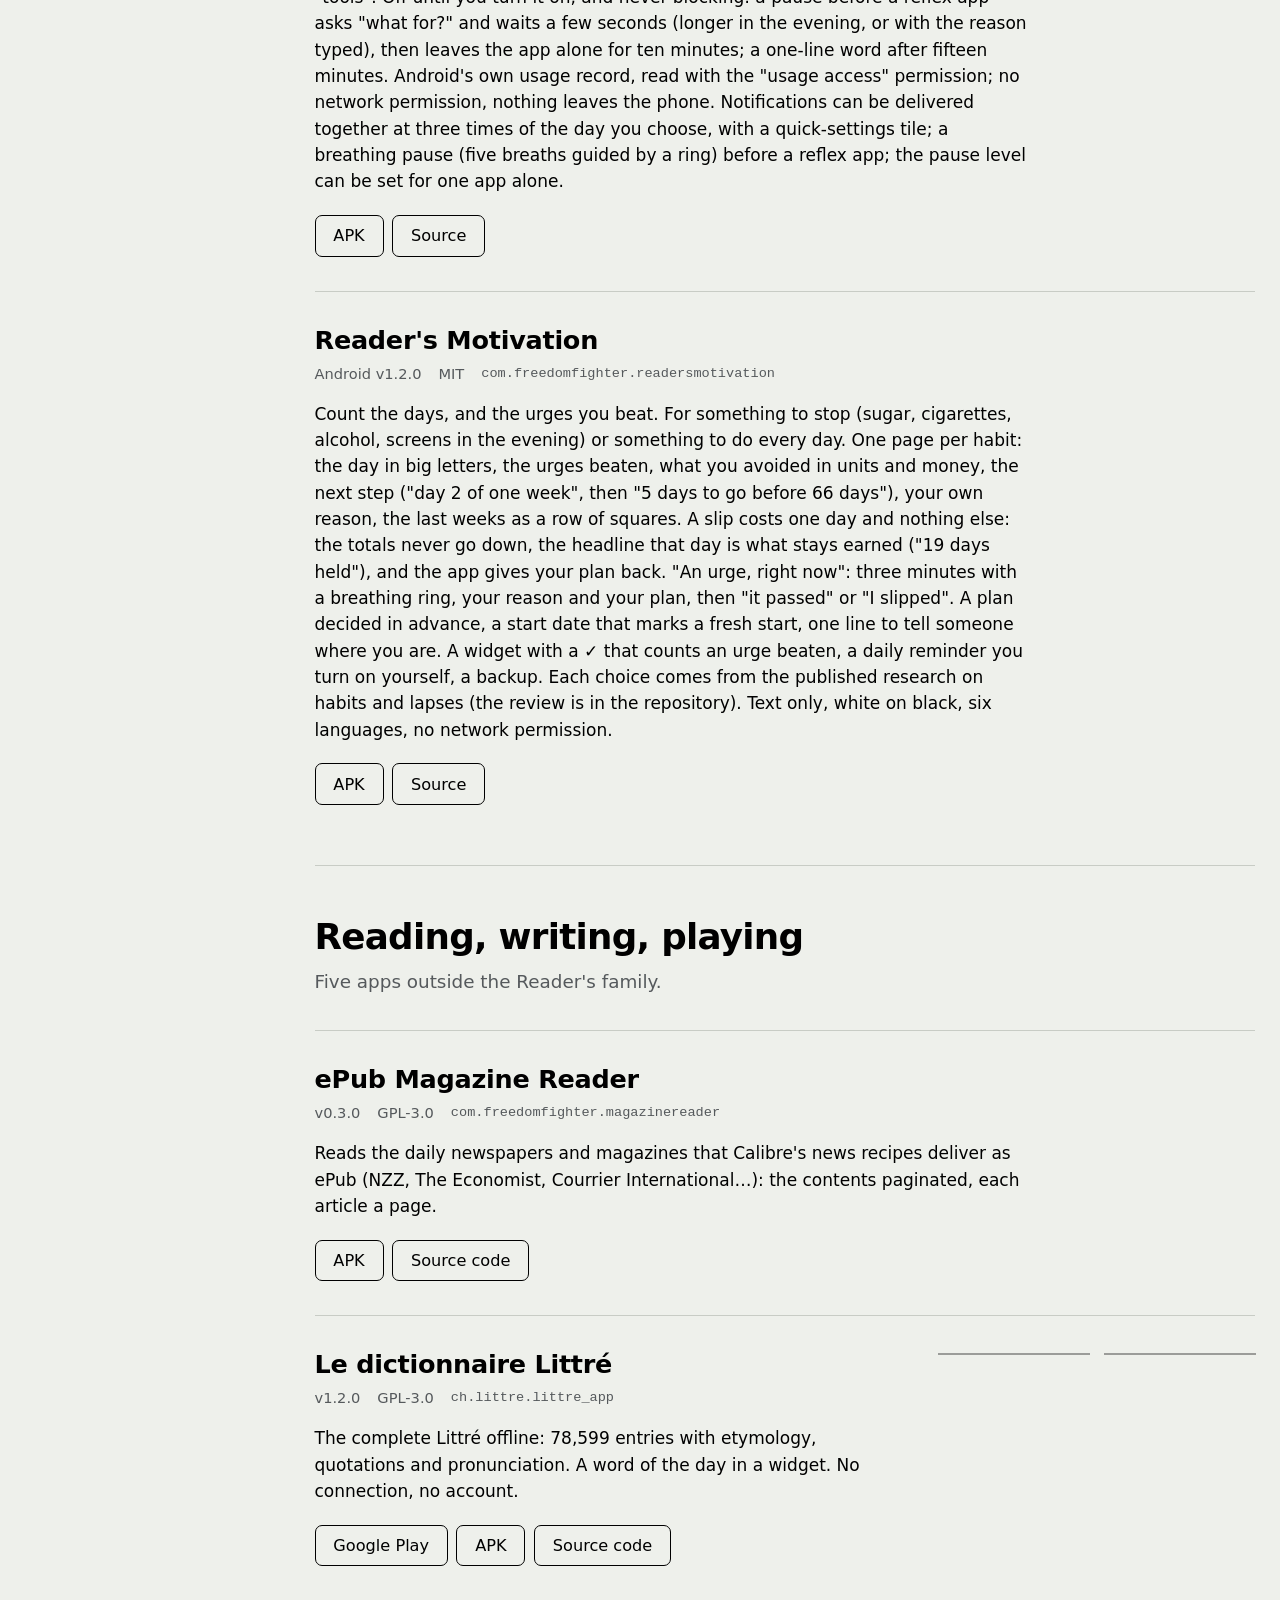
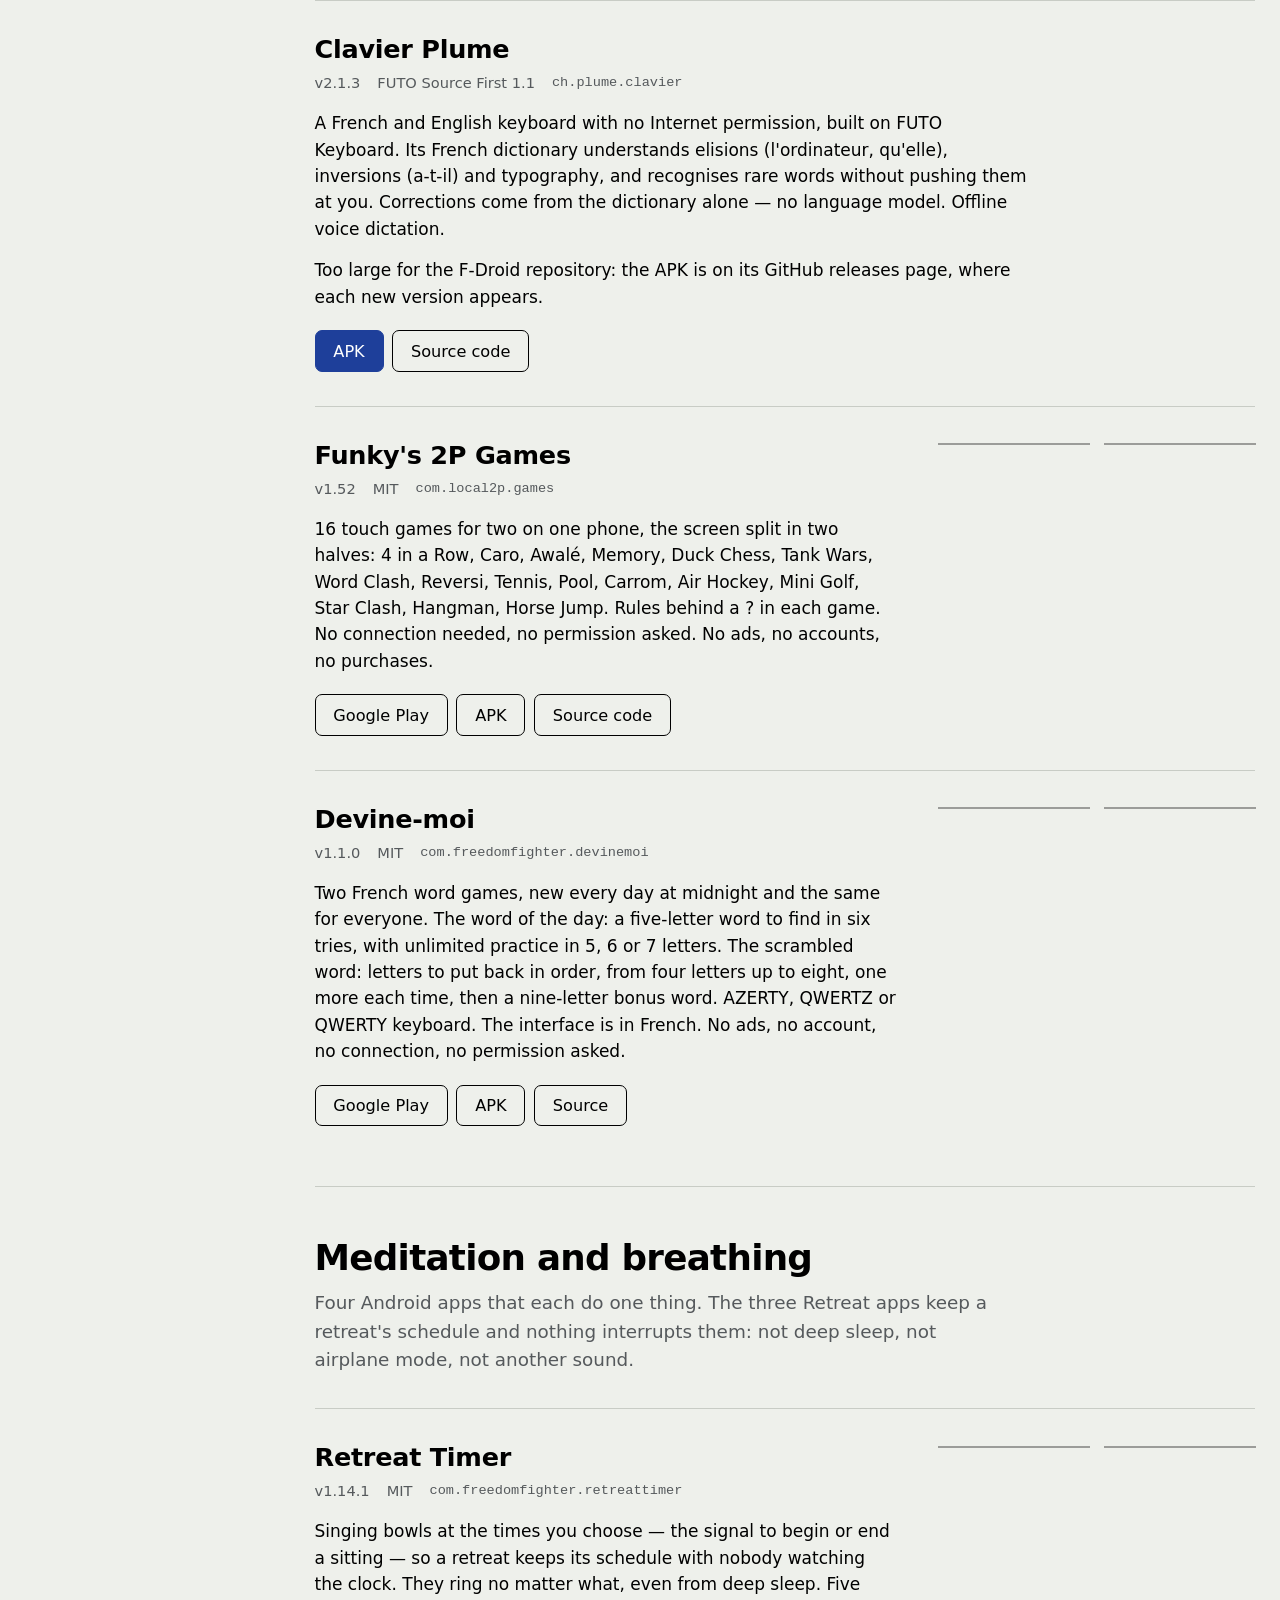
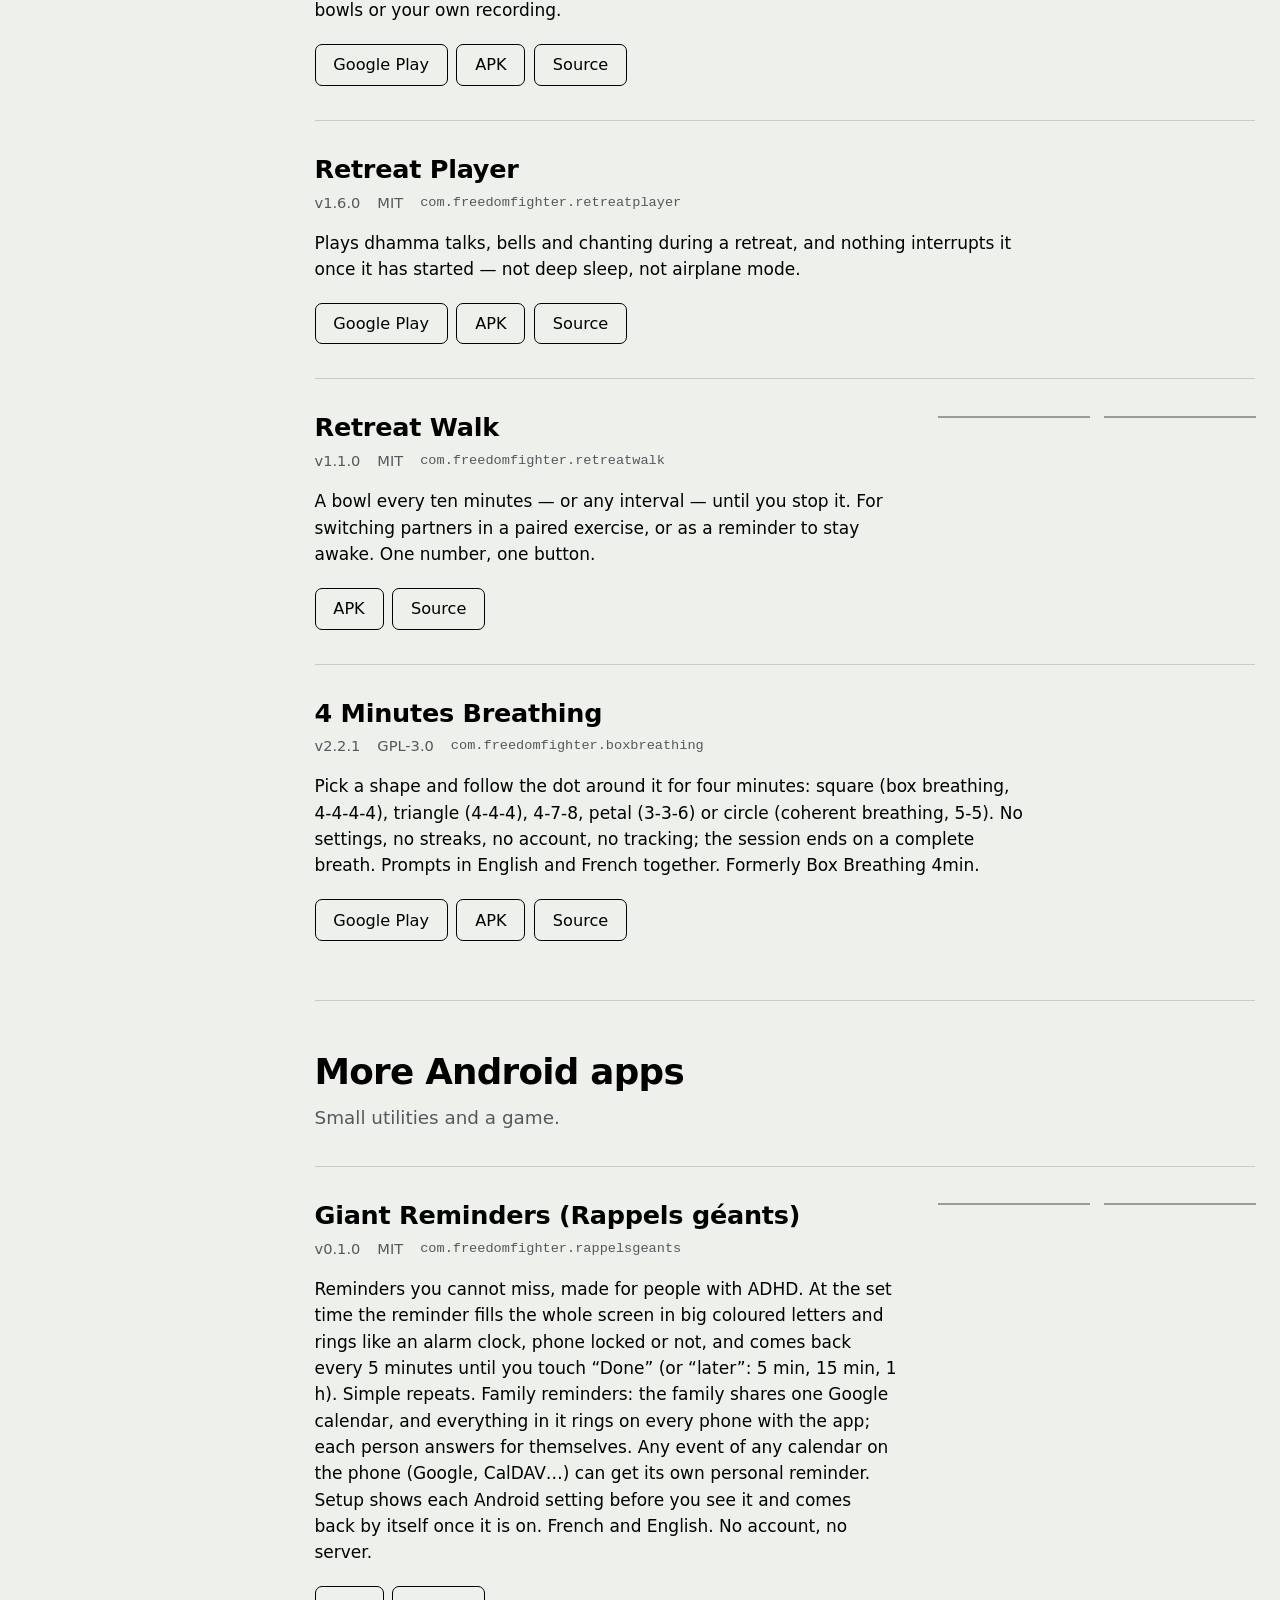
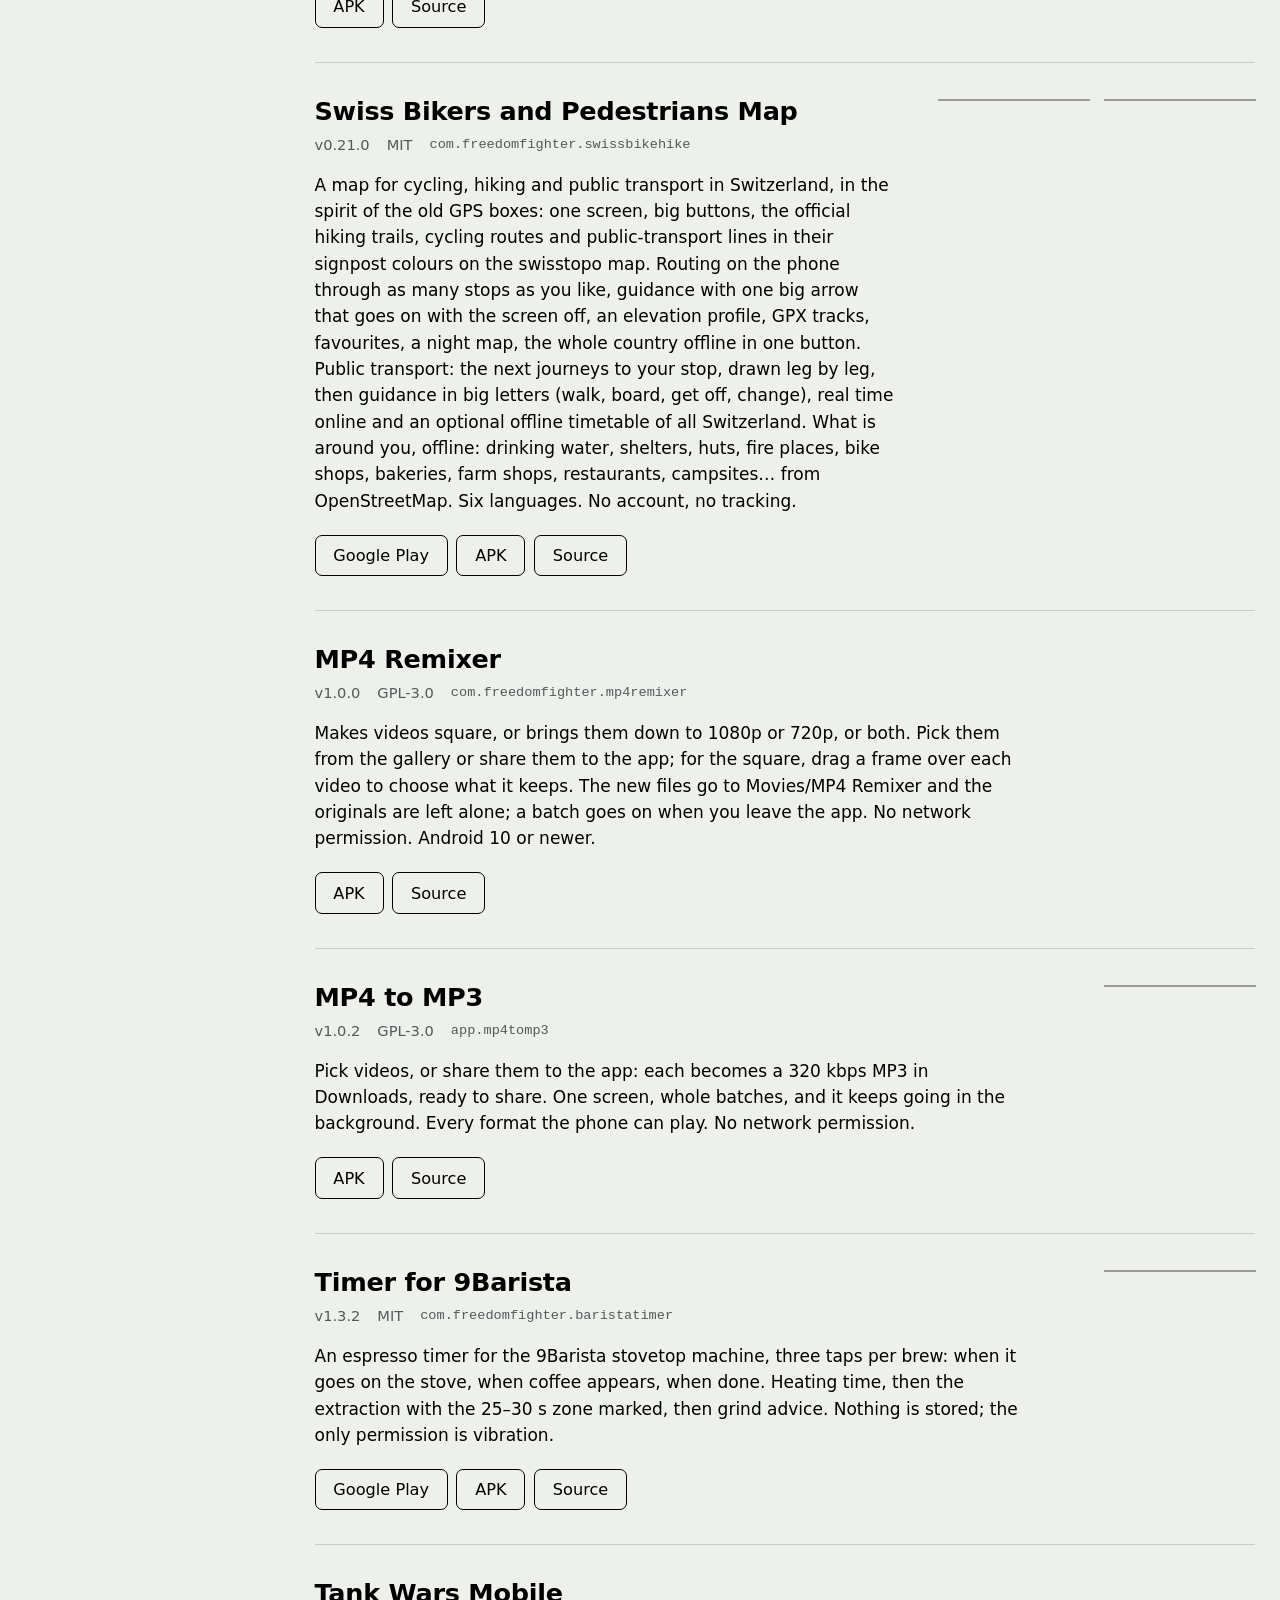
<file: redirect-gallaz.ch/apps/index.html>
<!doctype html>
<html lang="fr">
<head>
  <meta charset="utf-8">
  <title>gallaz.ch/apps → funkypitt.github.io</title>
  <meta http-equiv="refresh" content="0; url=https://funkypitt.github.io/gallaz-ch-eink/">
  <link rel="canonical" href="https://funkypitt.github.io/gallaz-ch-eink/">
</head>
<body>
  <p>La page est ici : <a href="https://funkypitt.github.io/gallaz-ch-eink/">funkypitt.github.io/gallaz-ch-eink</a>.</p>
</body>
</html>
</file>
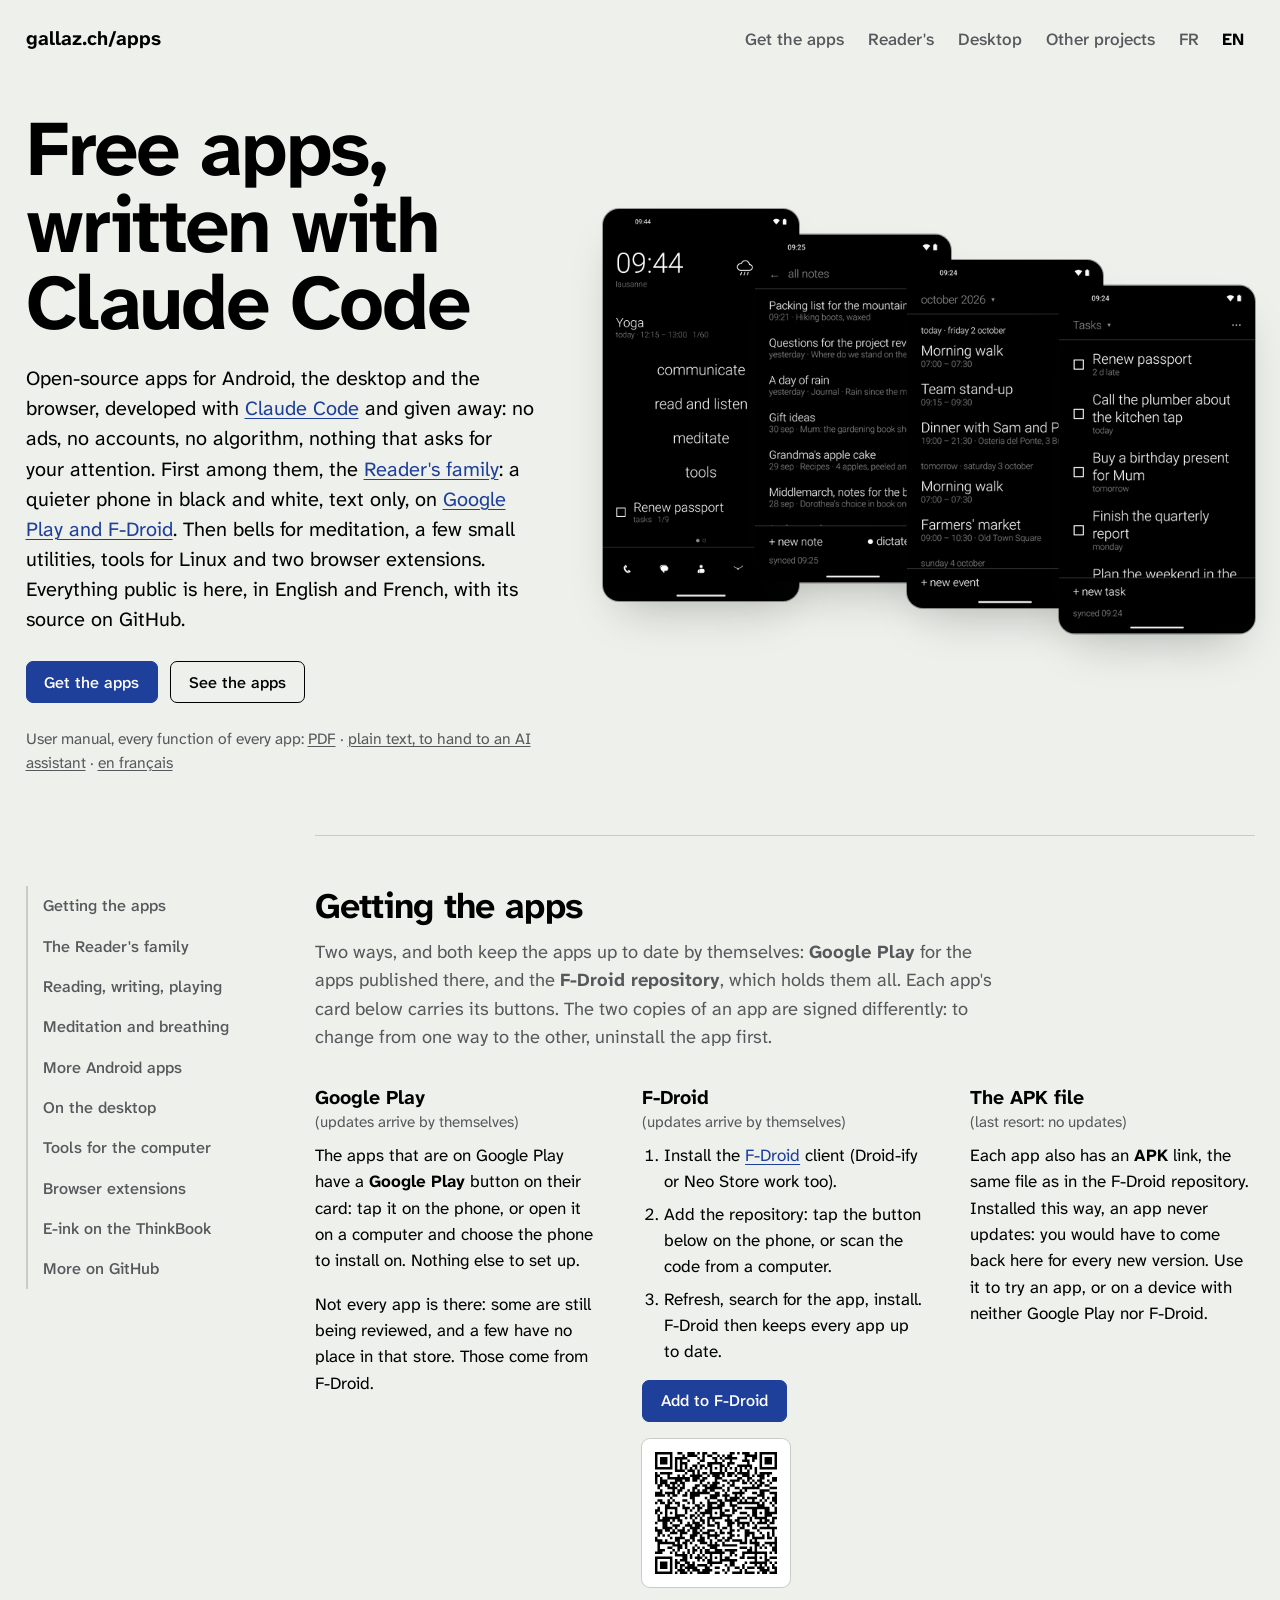
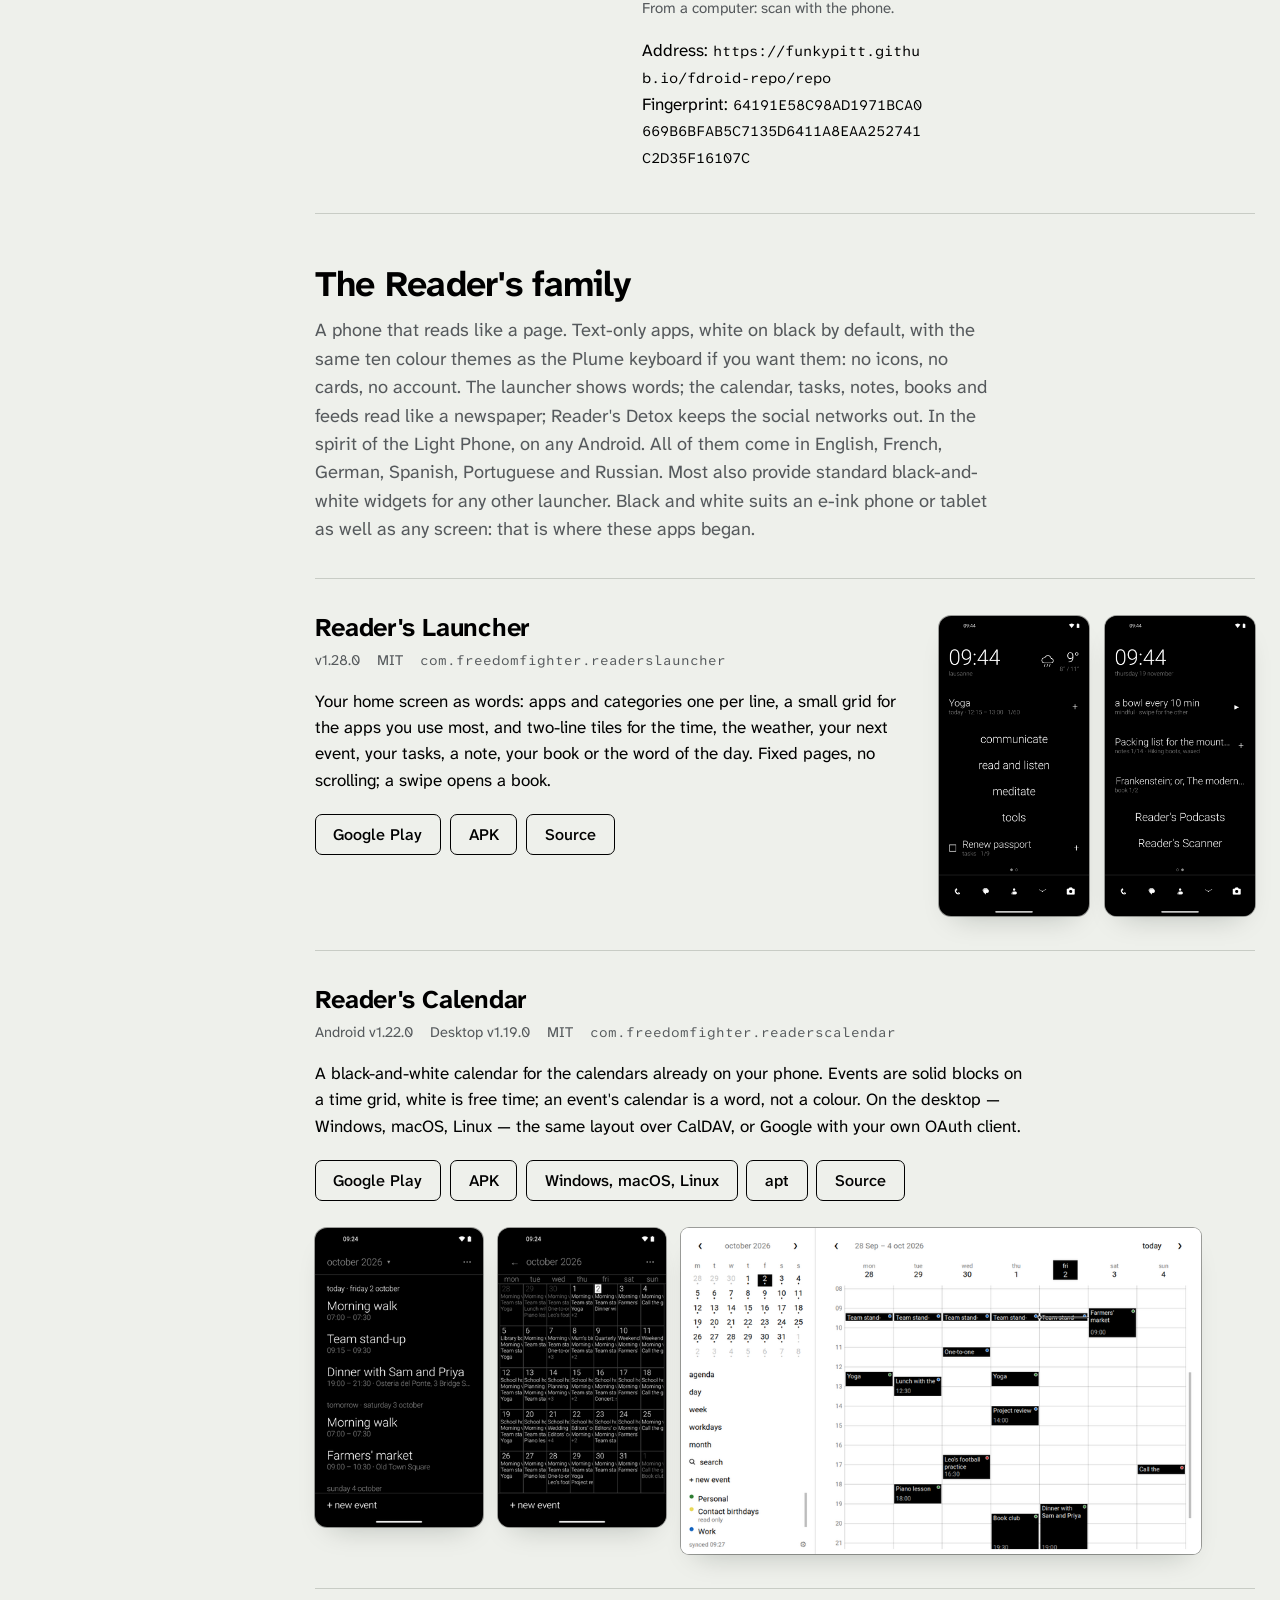
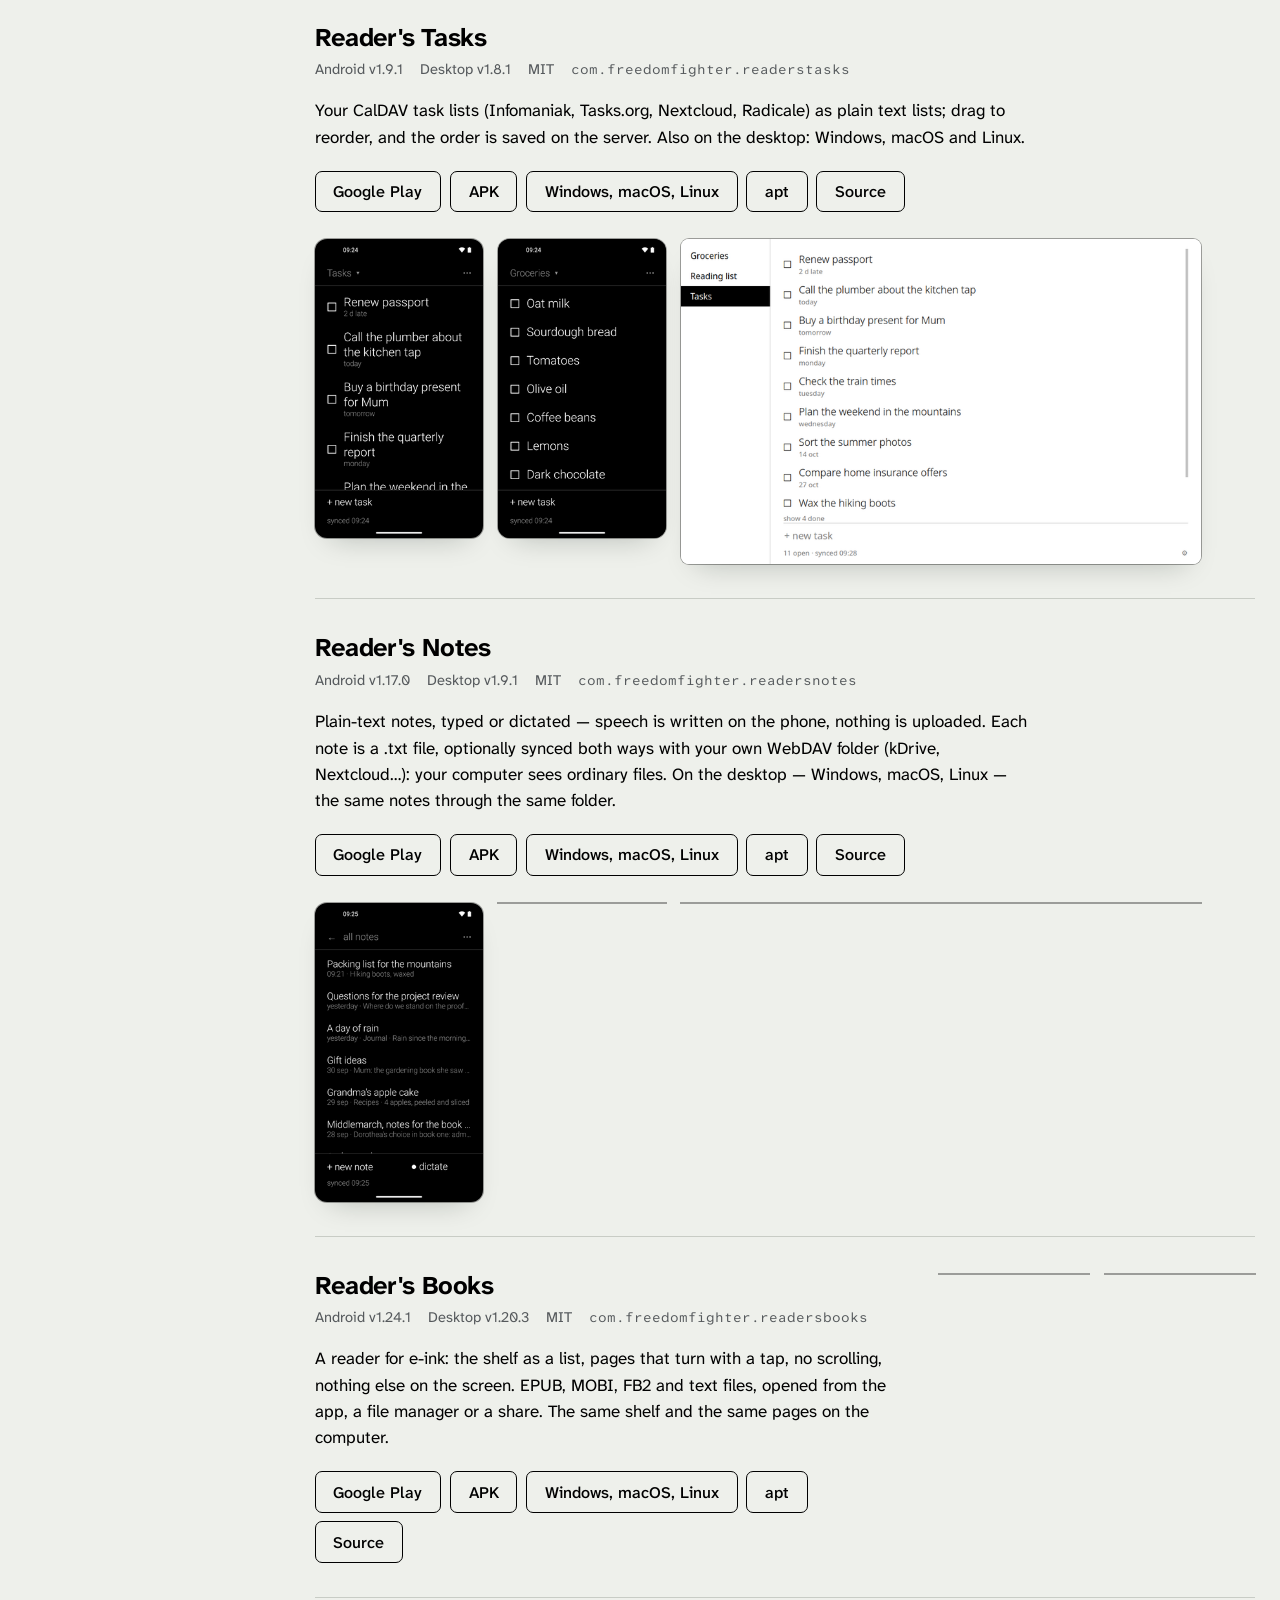
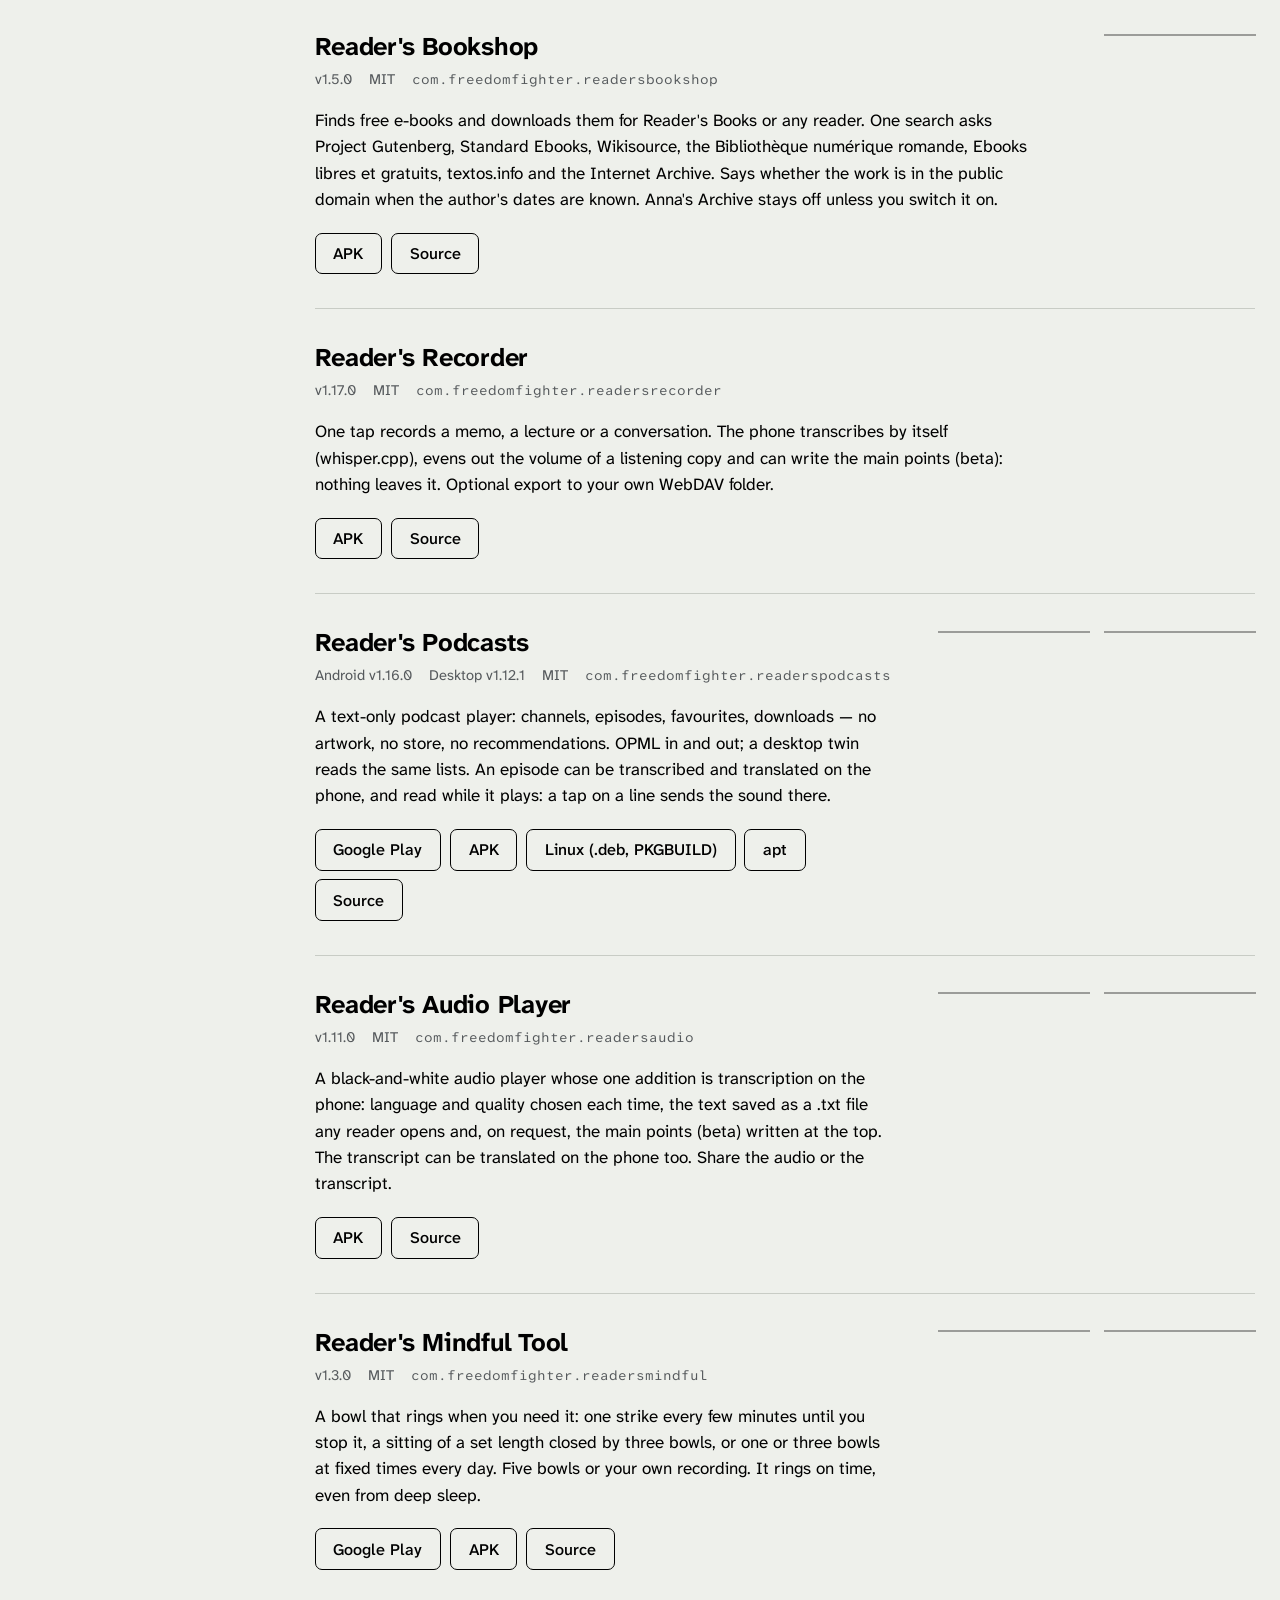
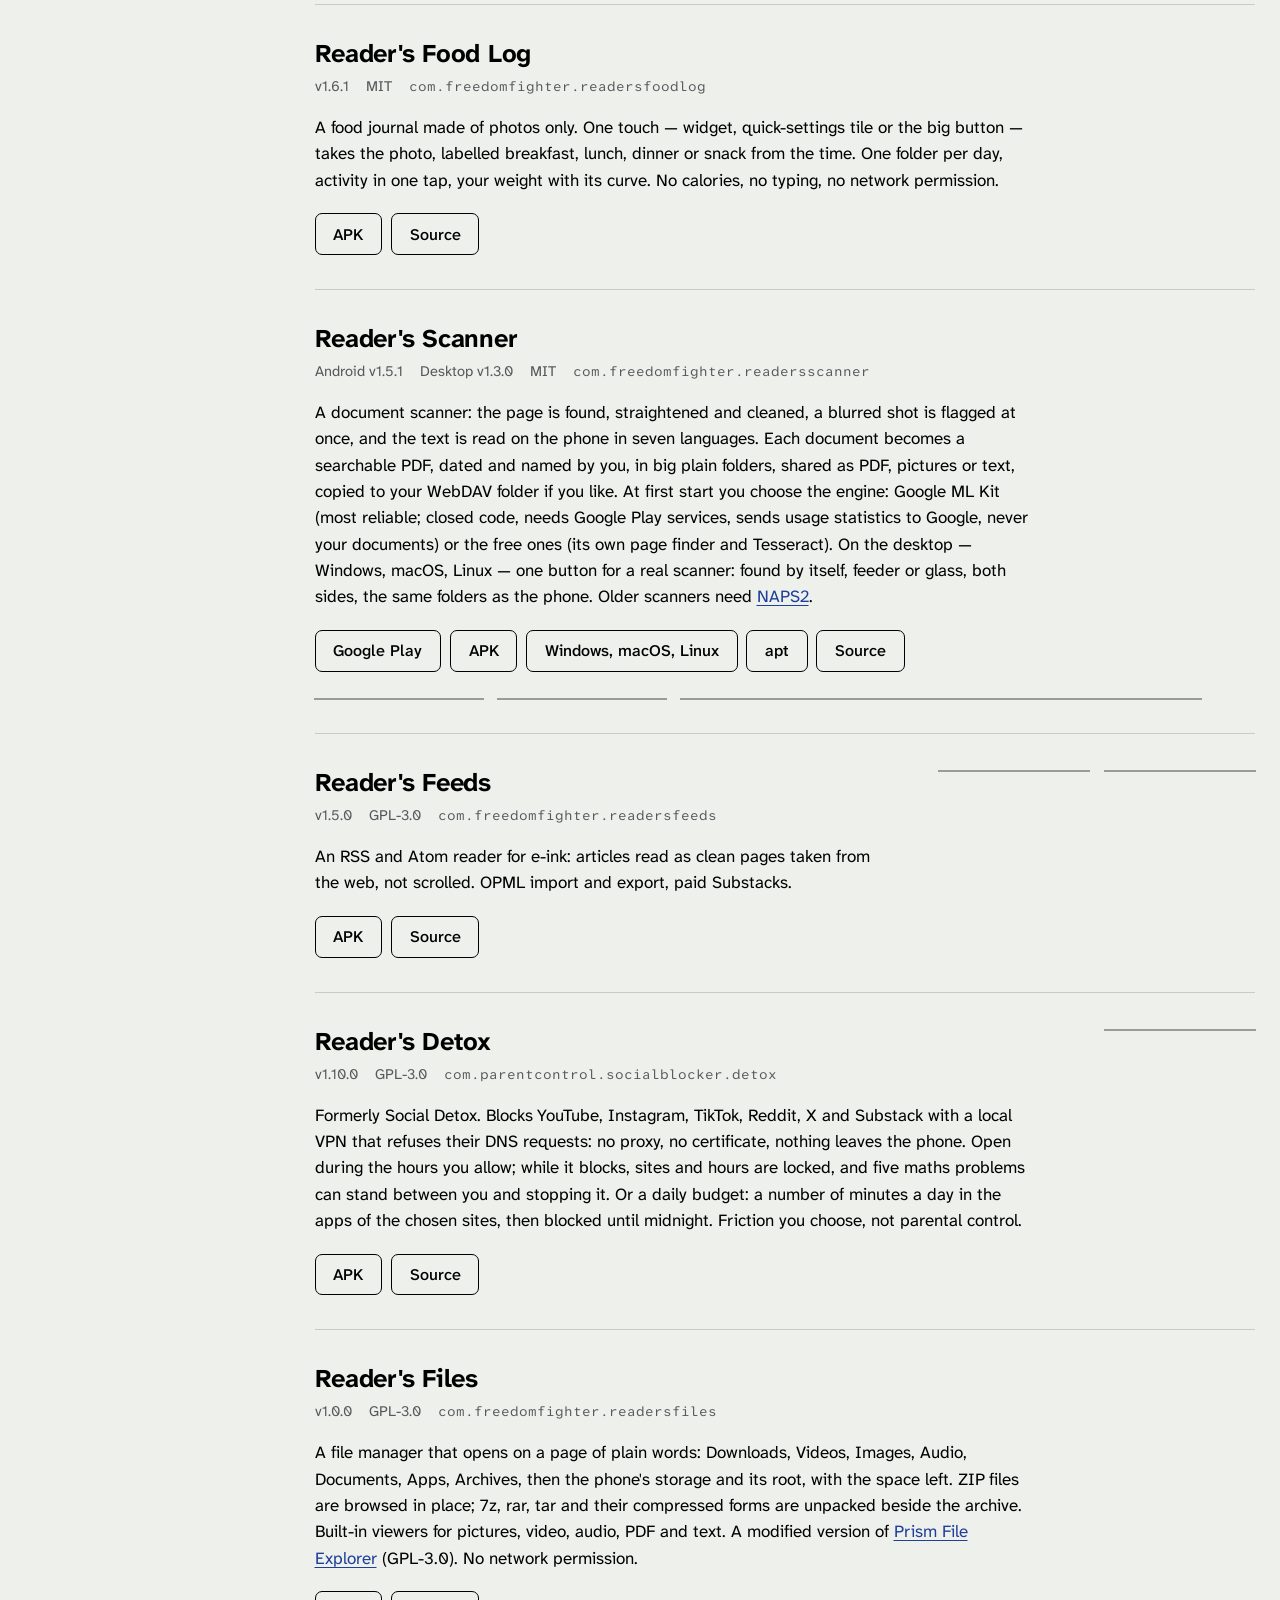
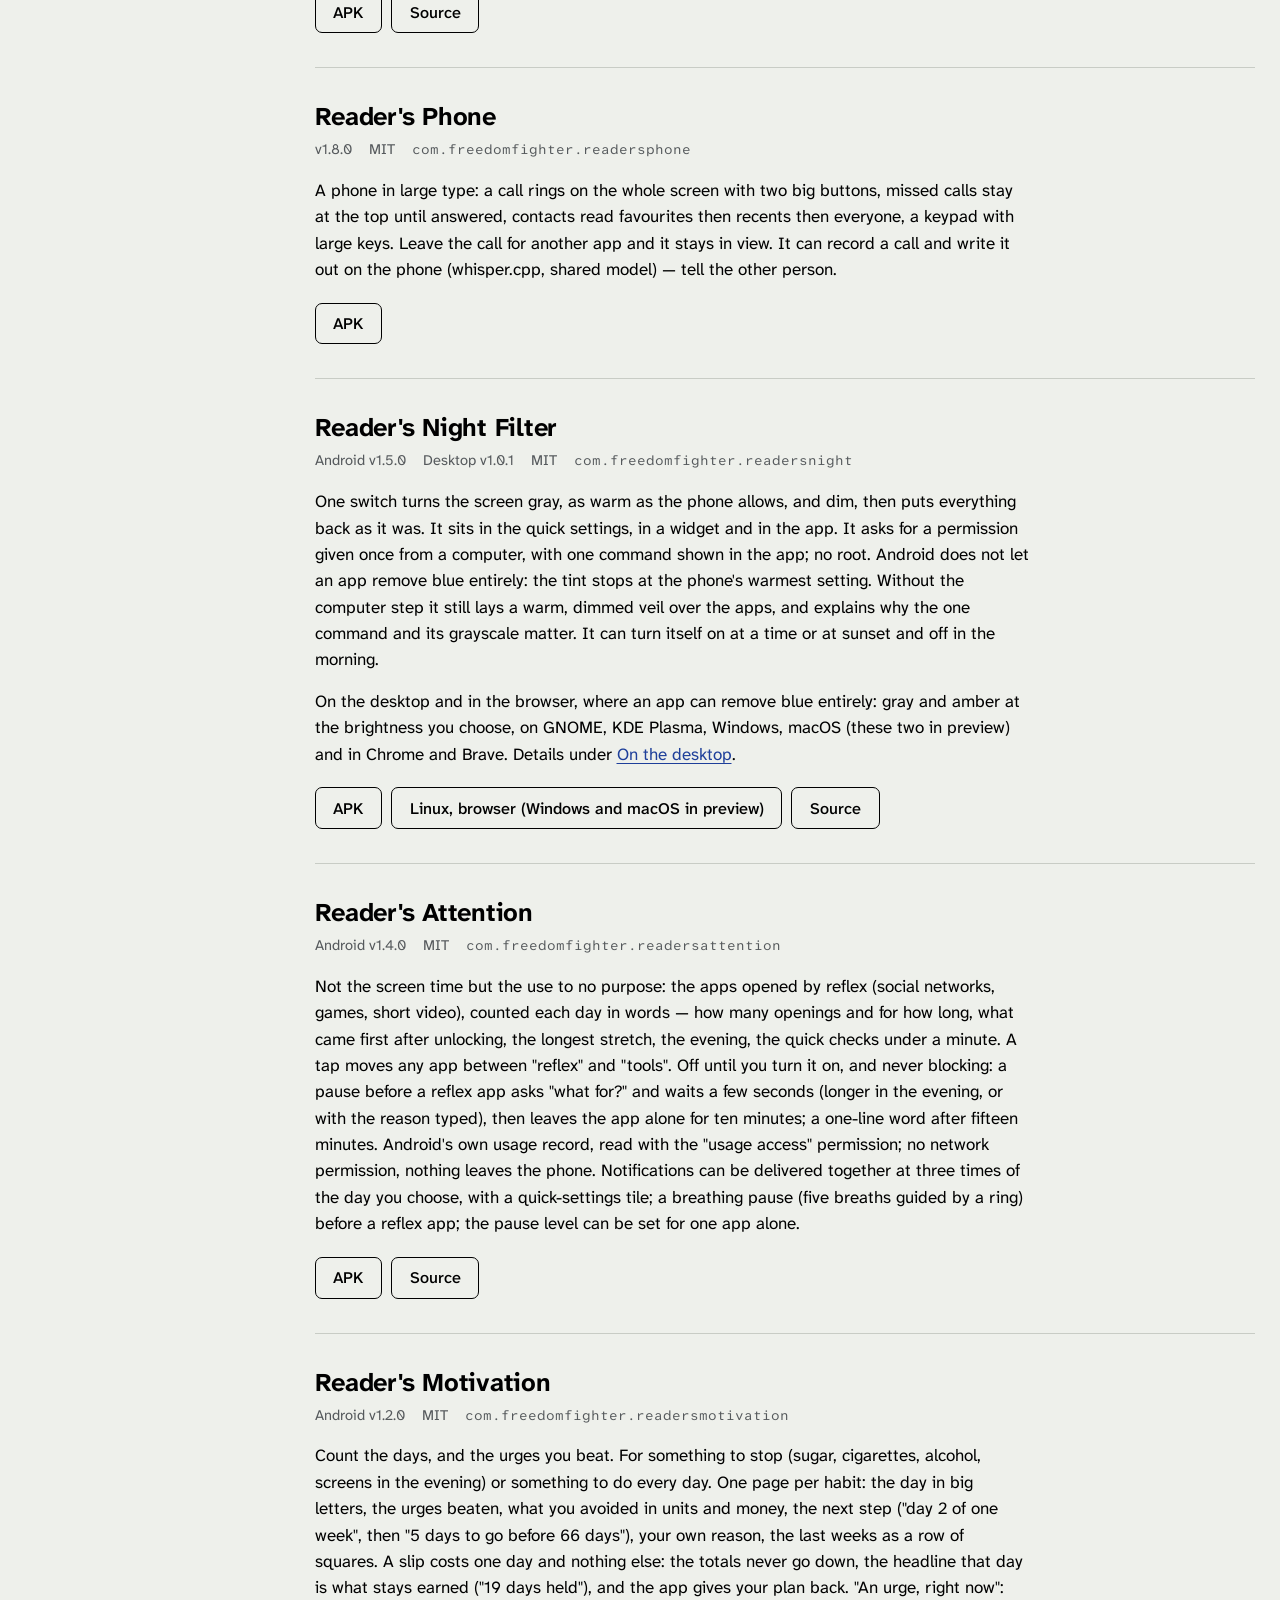
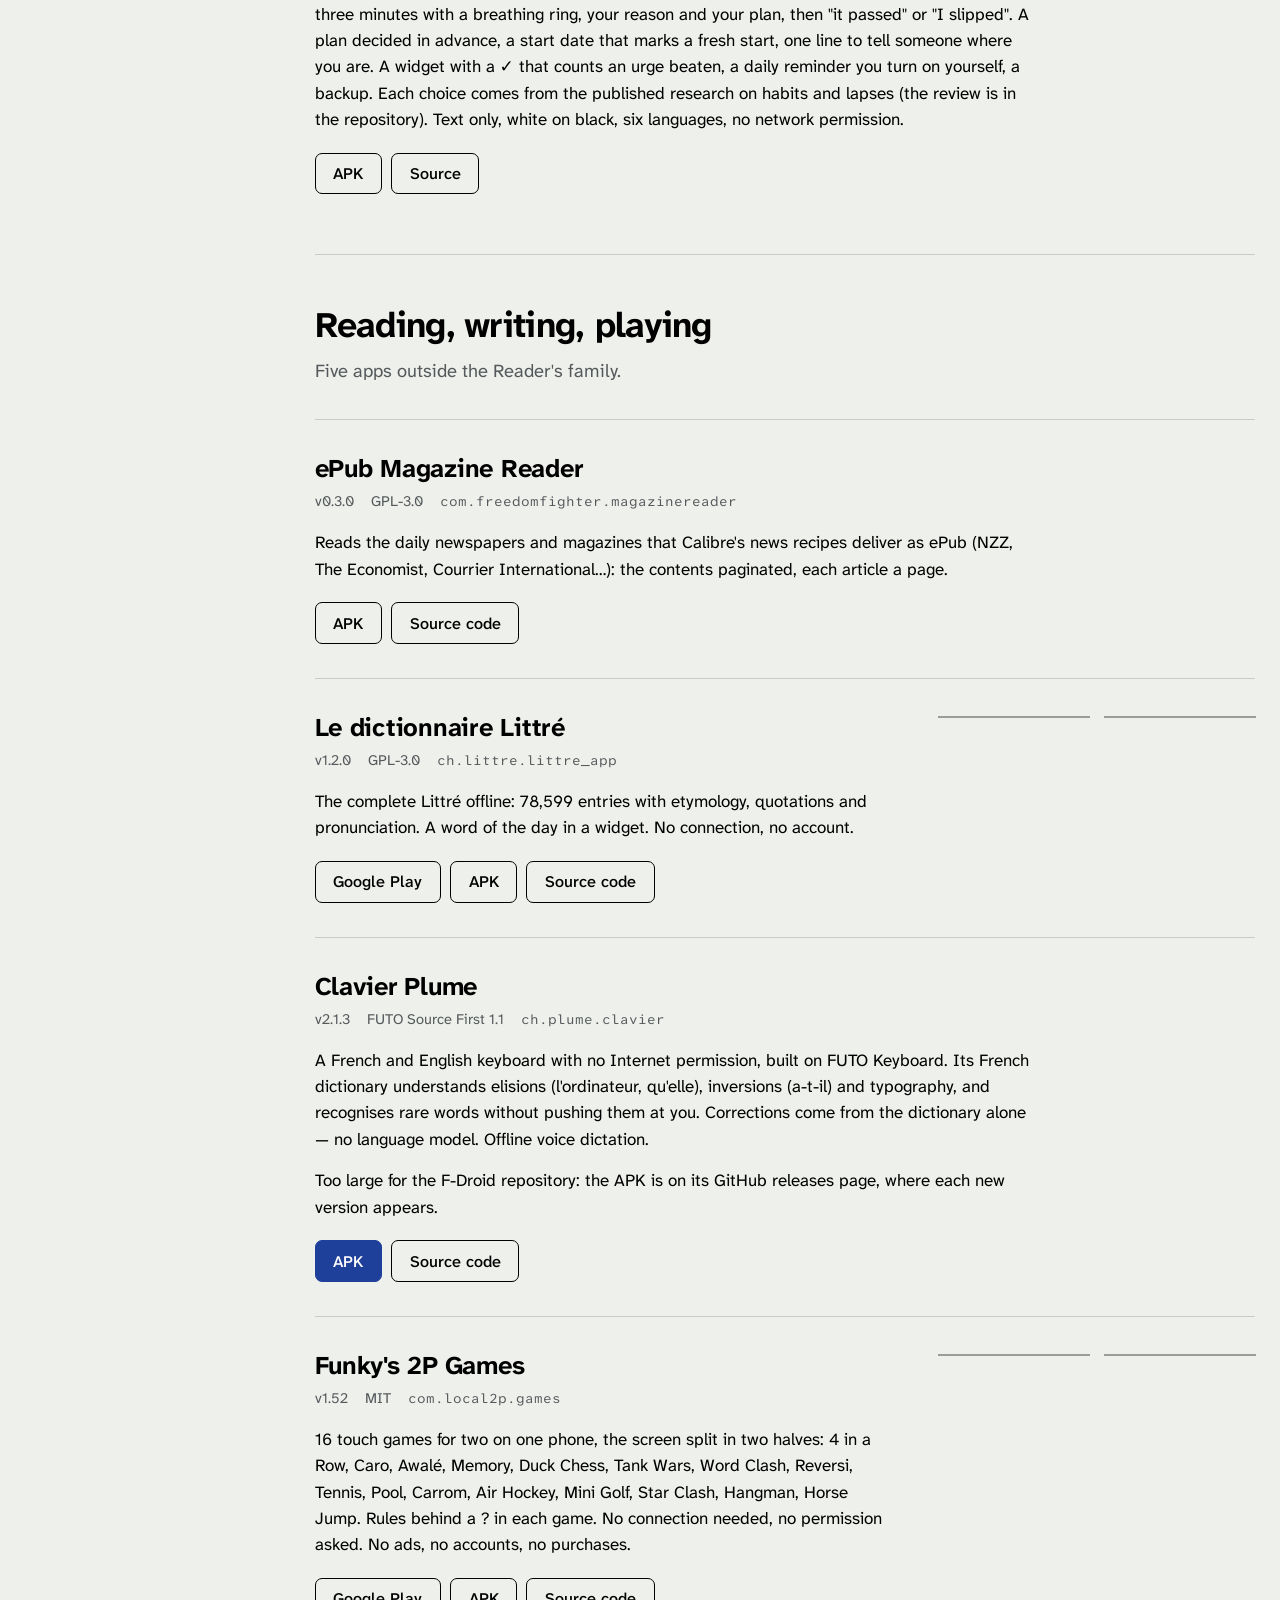
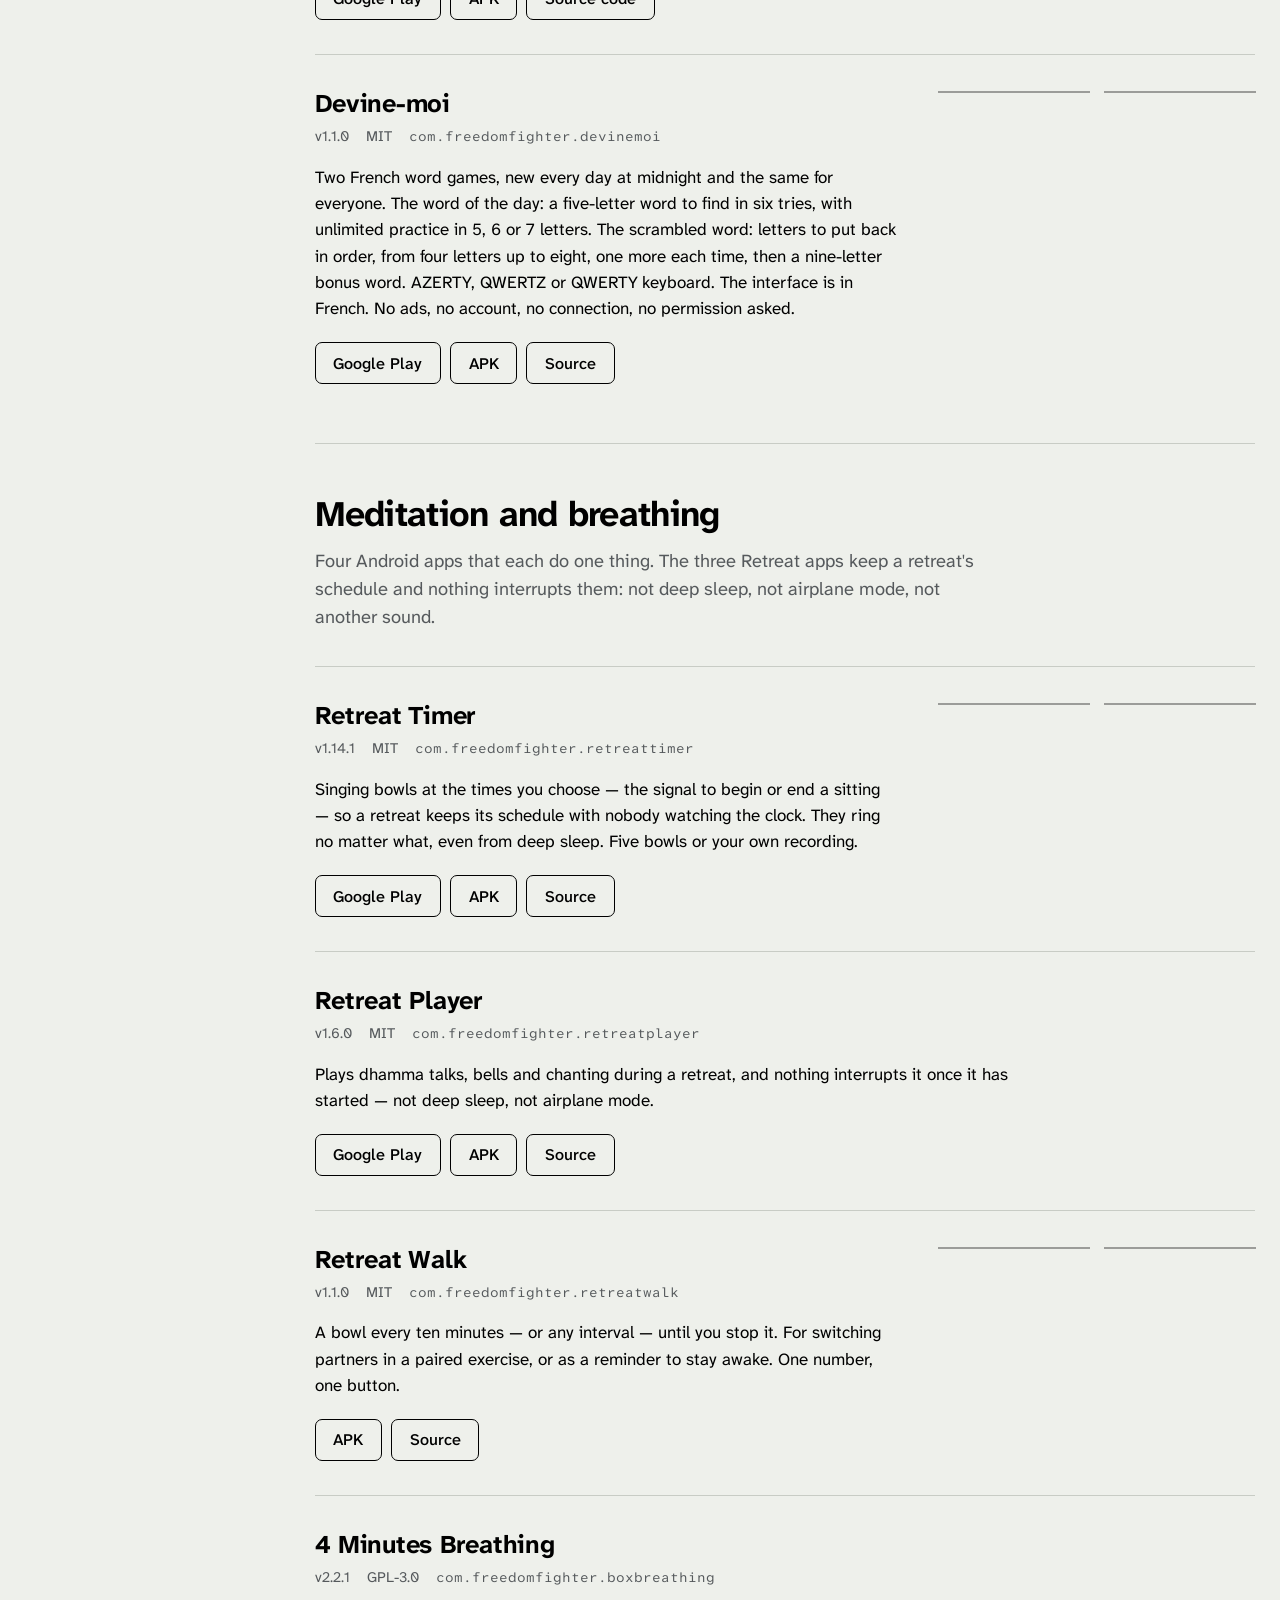
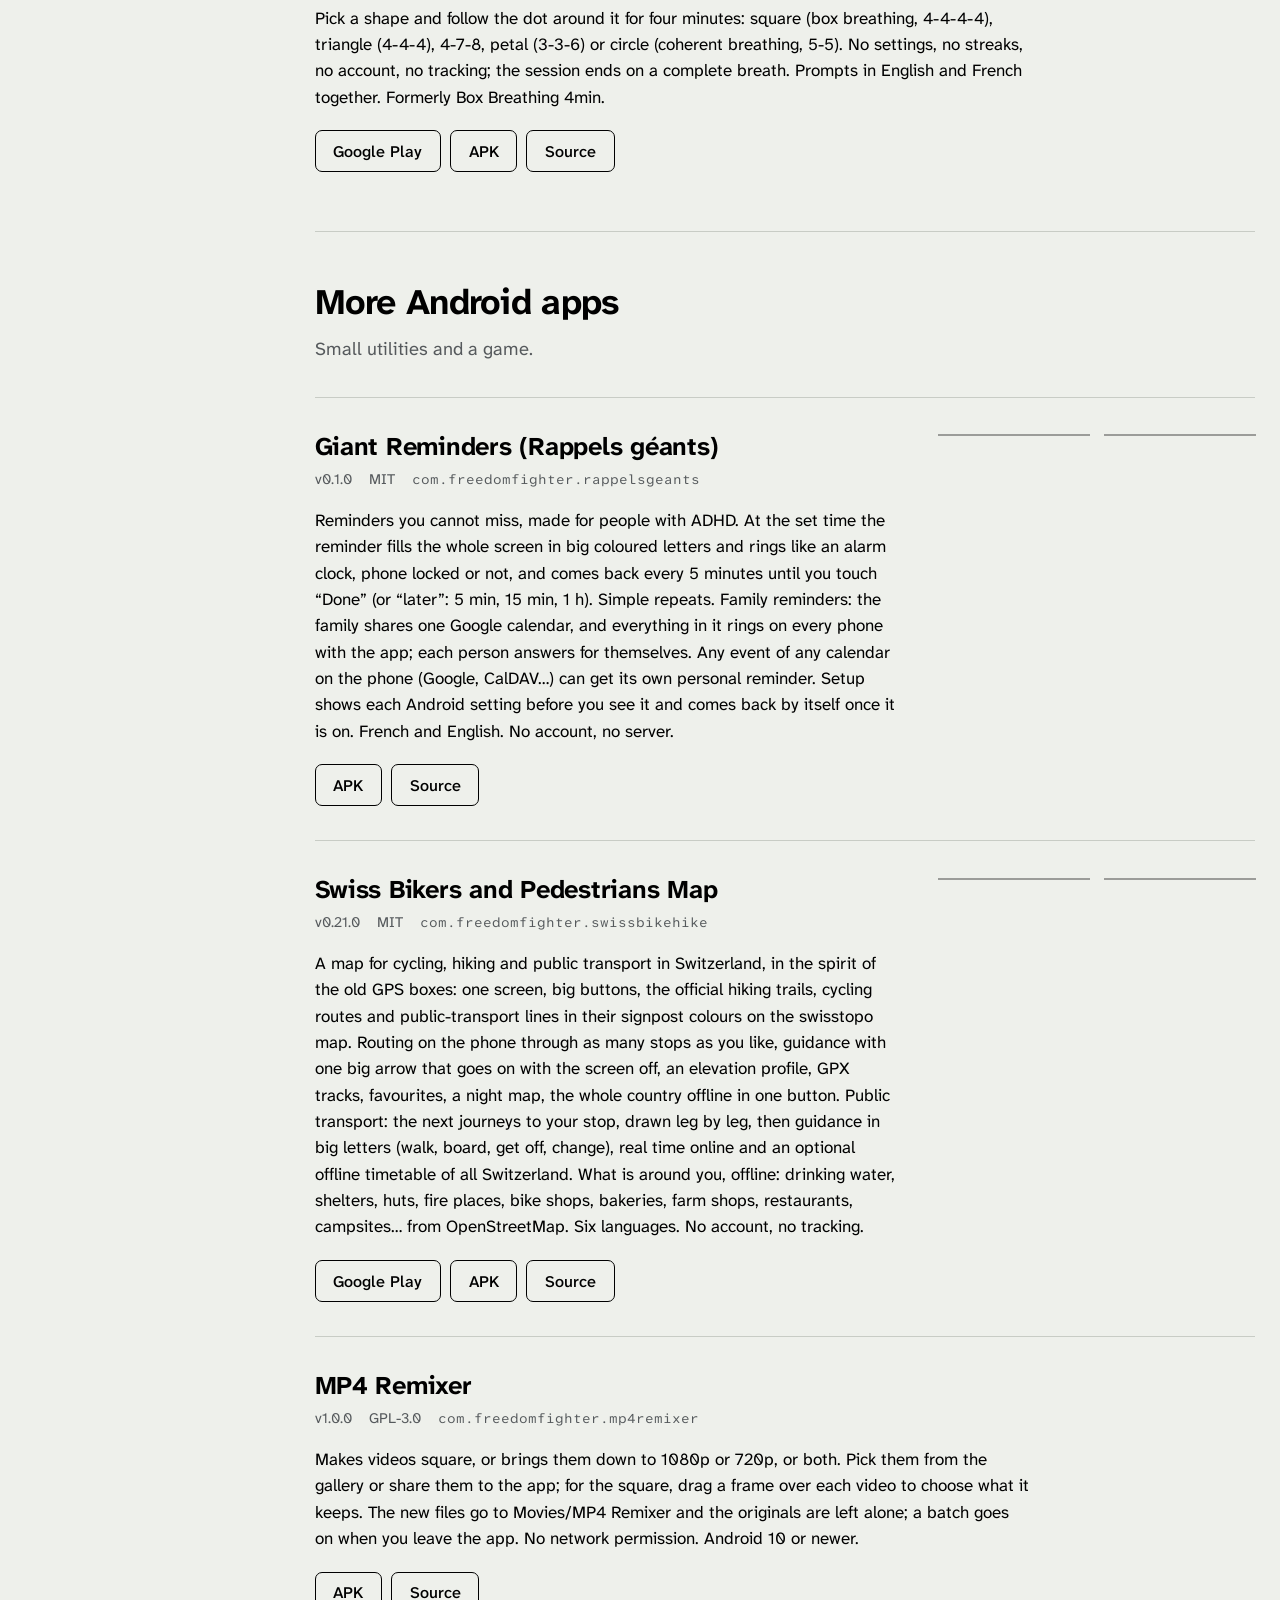
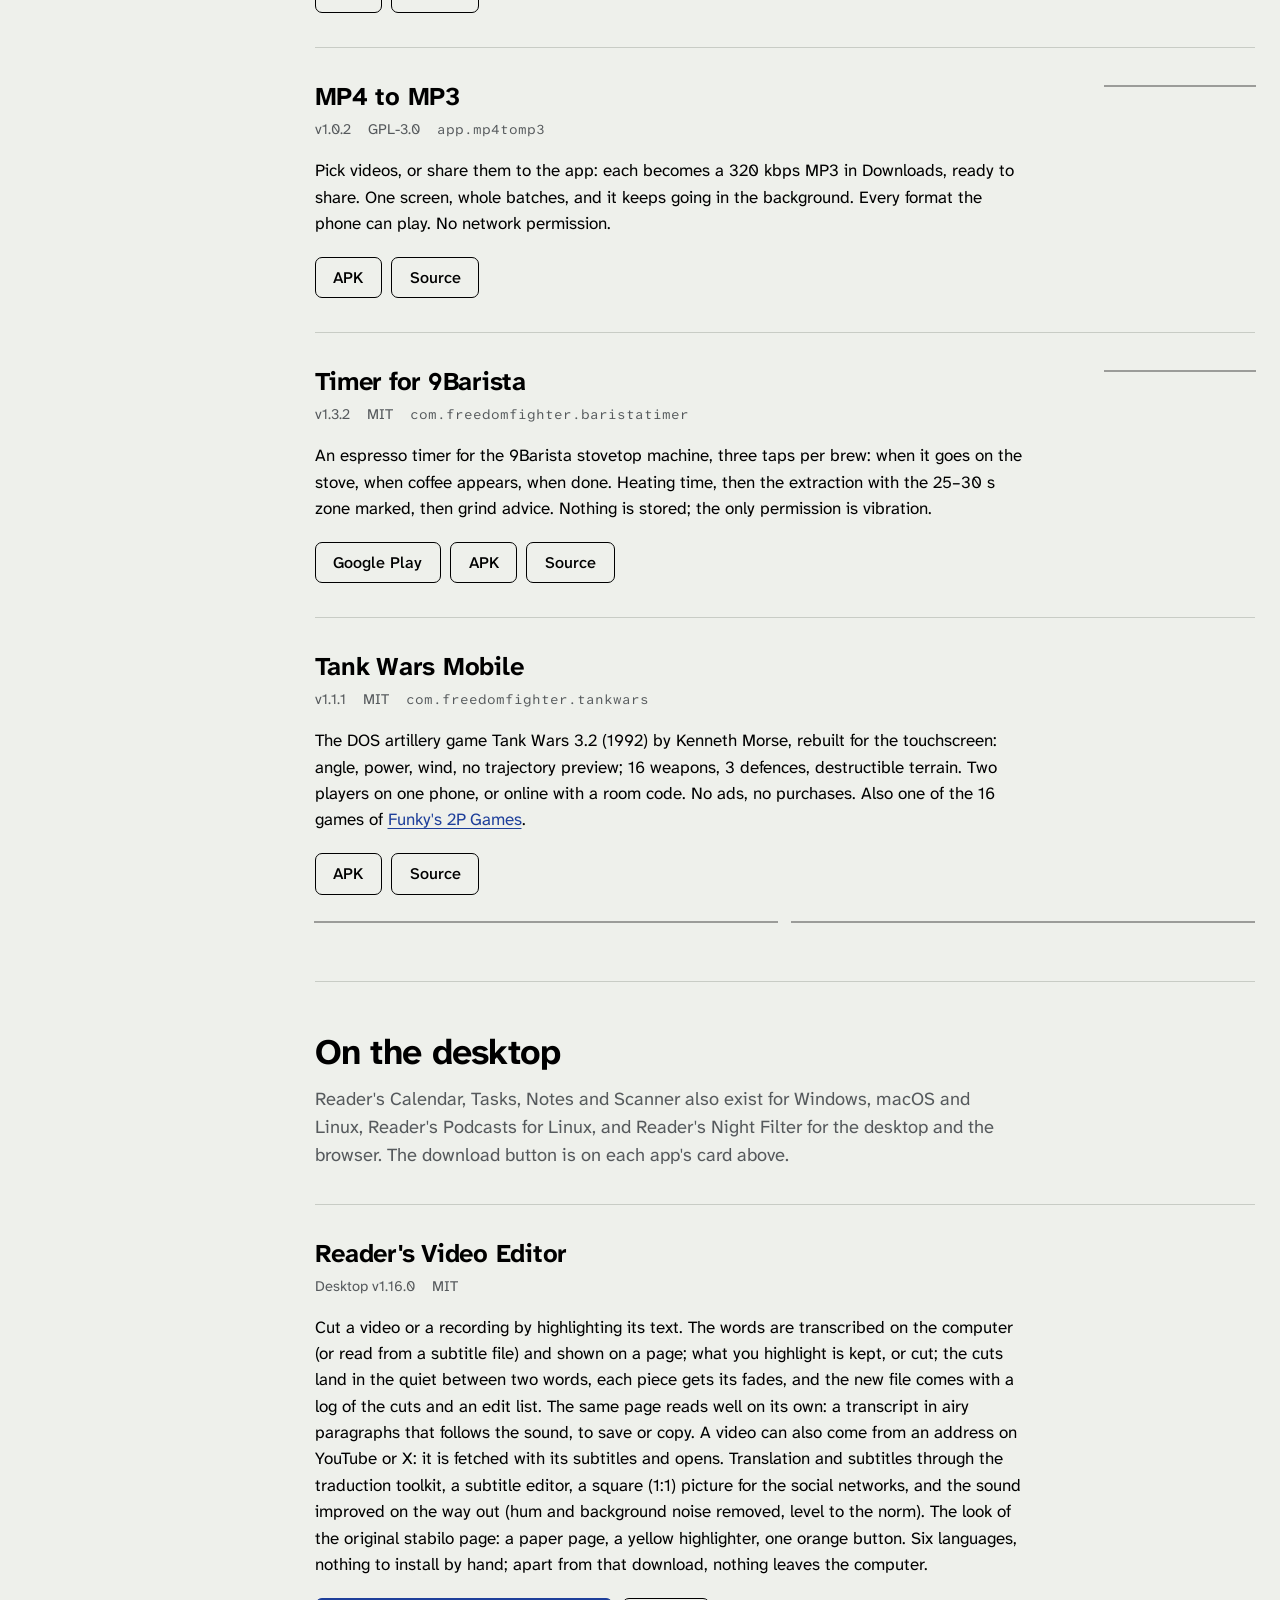
<file: en.html>
<!DOCTYPE html>
<html lang="en">
<head>
<meta charset="utf-8">
<title>Apps written with Claude Code — gallaz.ch</title>
<link rel="canonical" href="https://gallaz.ch/apps/">
<meta http-equiv="refresh" content="0; url=index.html">
</head>
<body>
<p>This page has moved: English is now the site's home page. <a href="index.html">Continue</a>.</p>
</body>
</html>
</file>
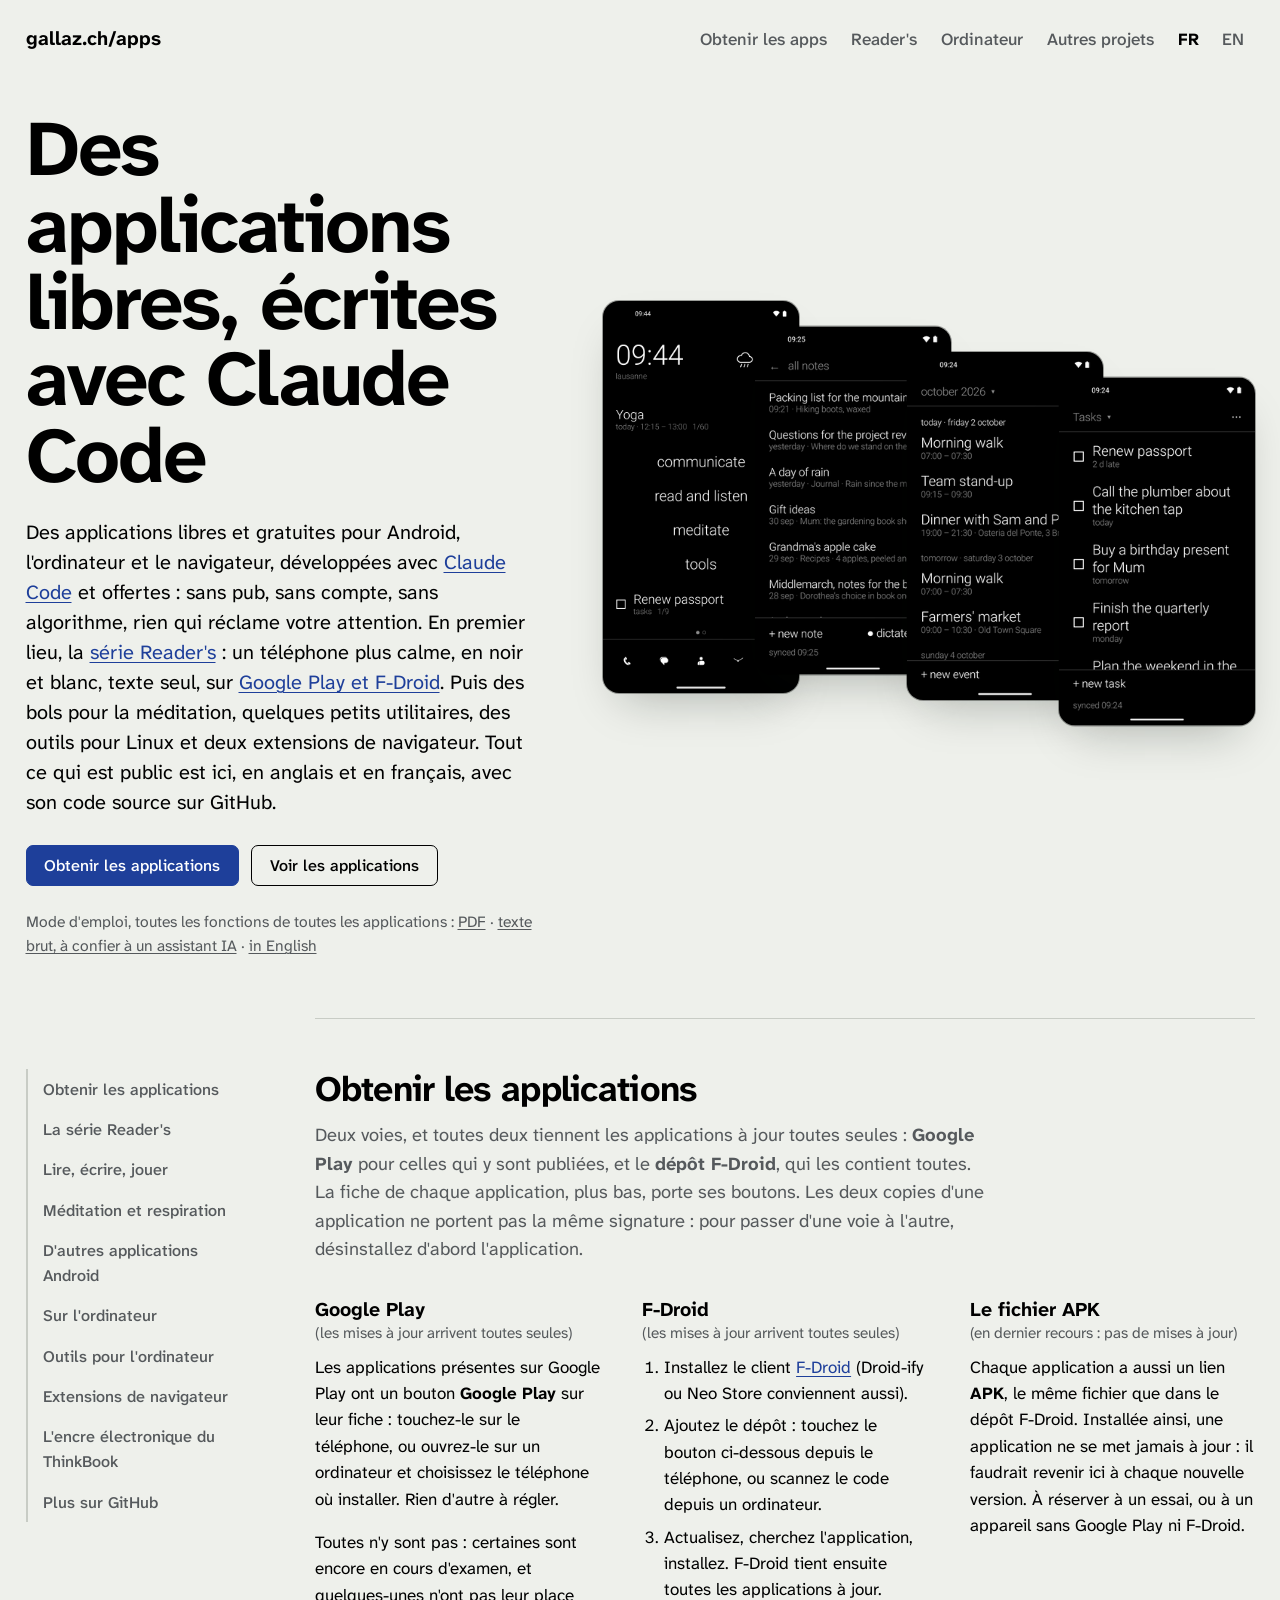
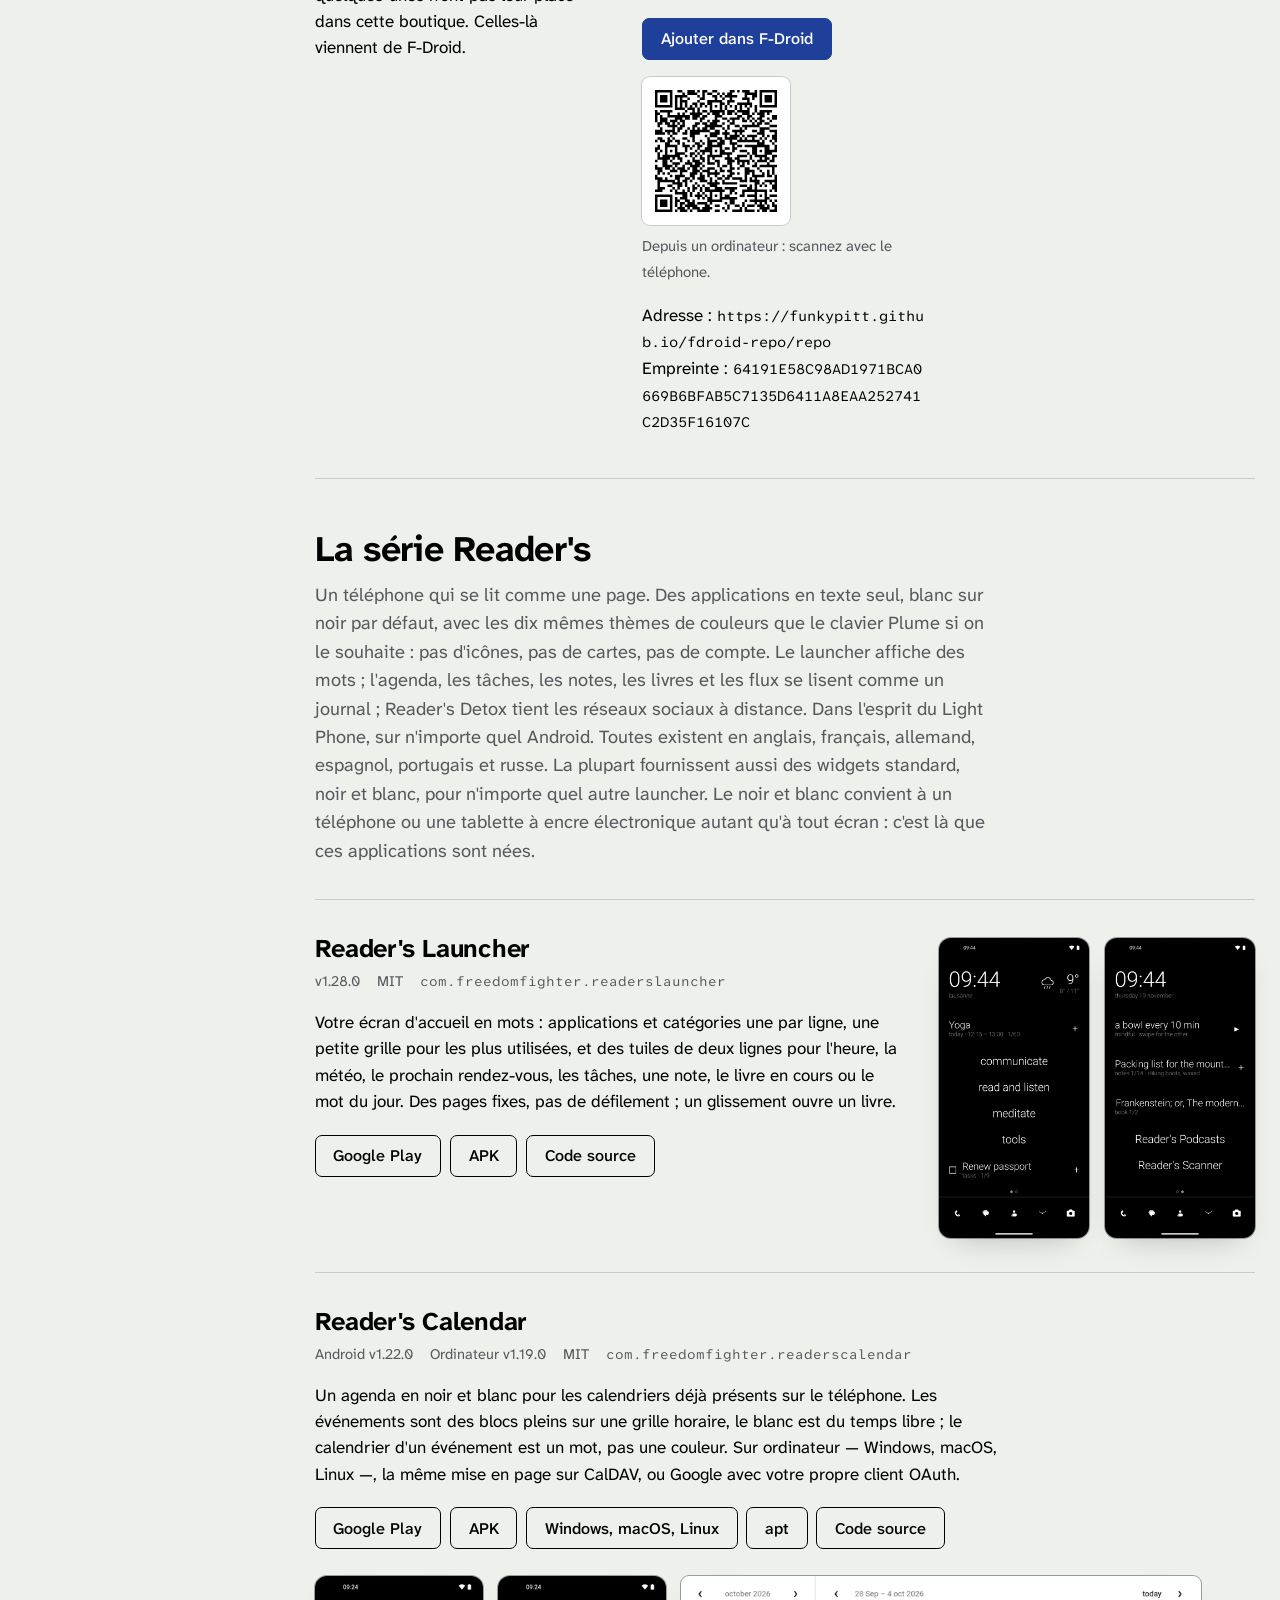
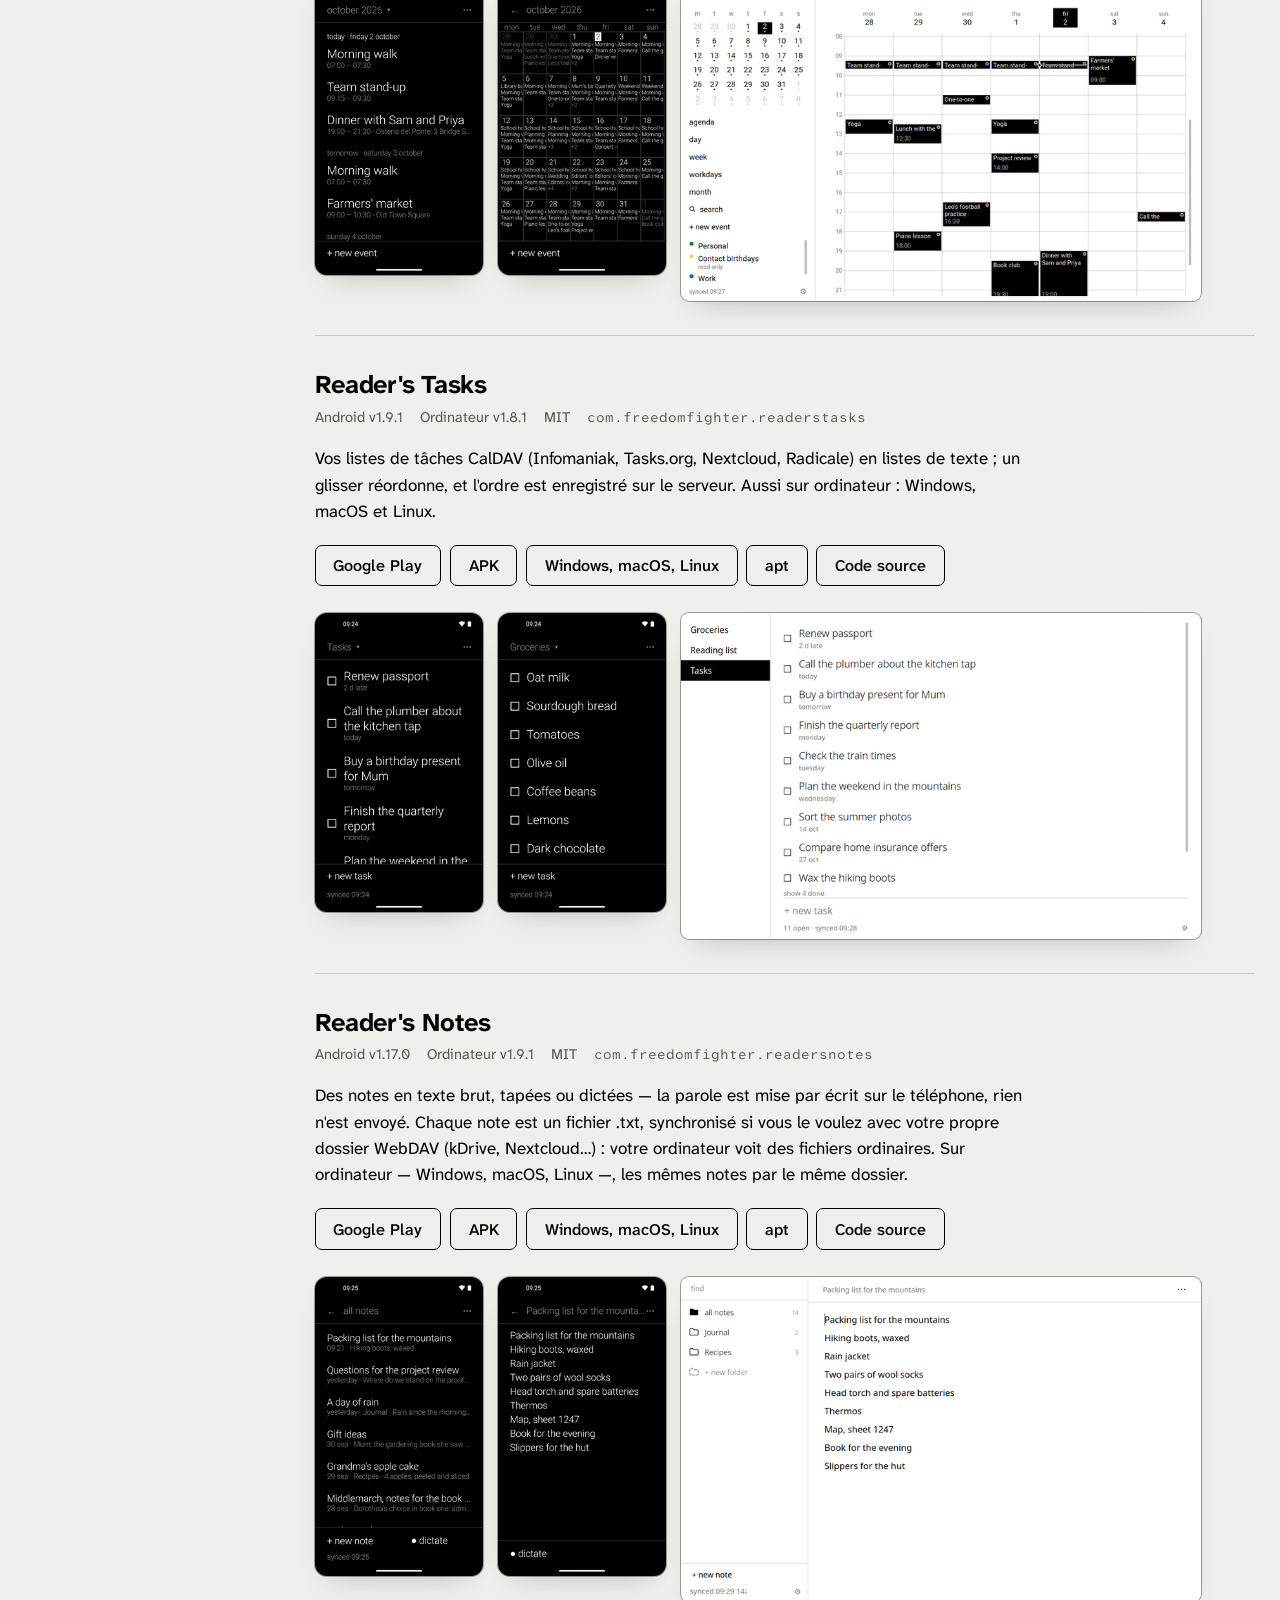
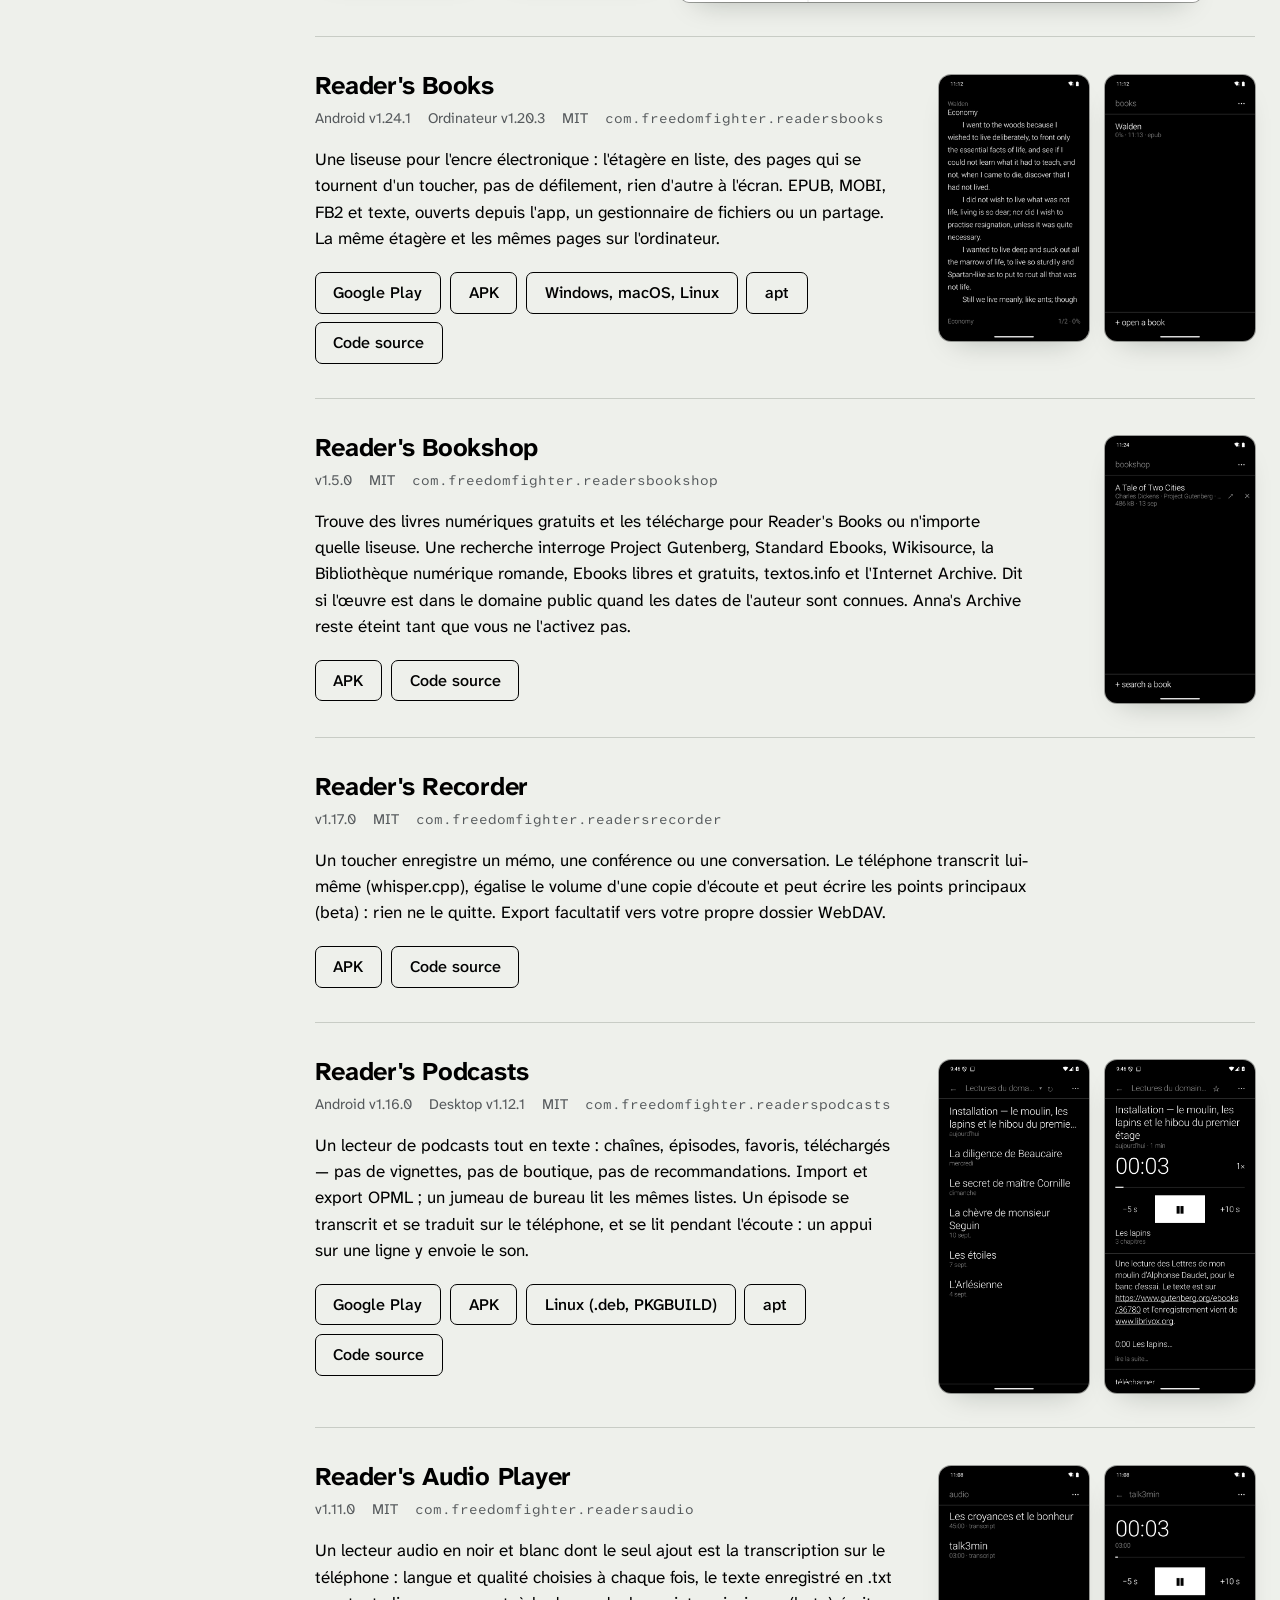
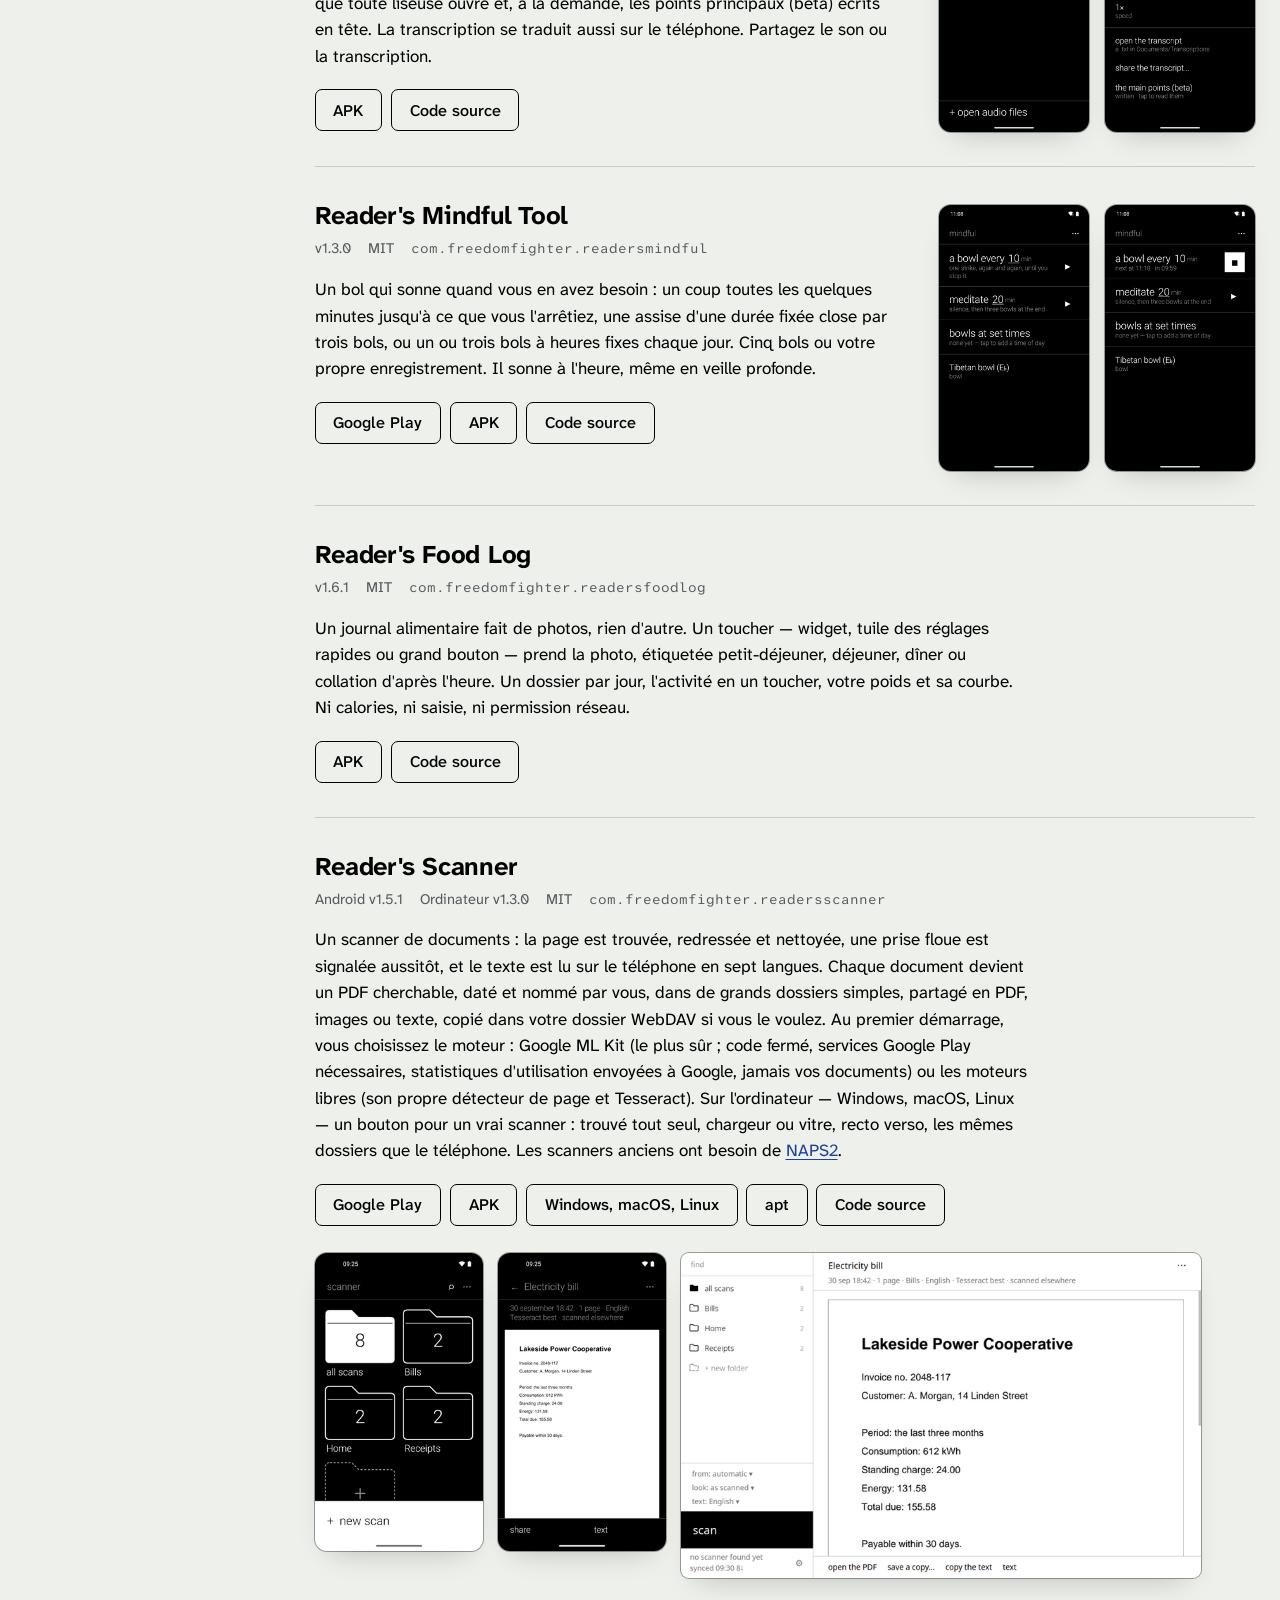
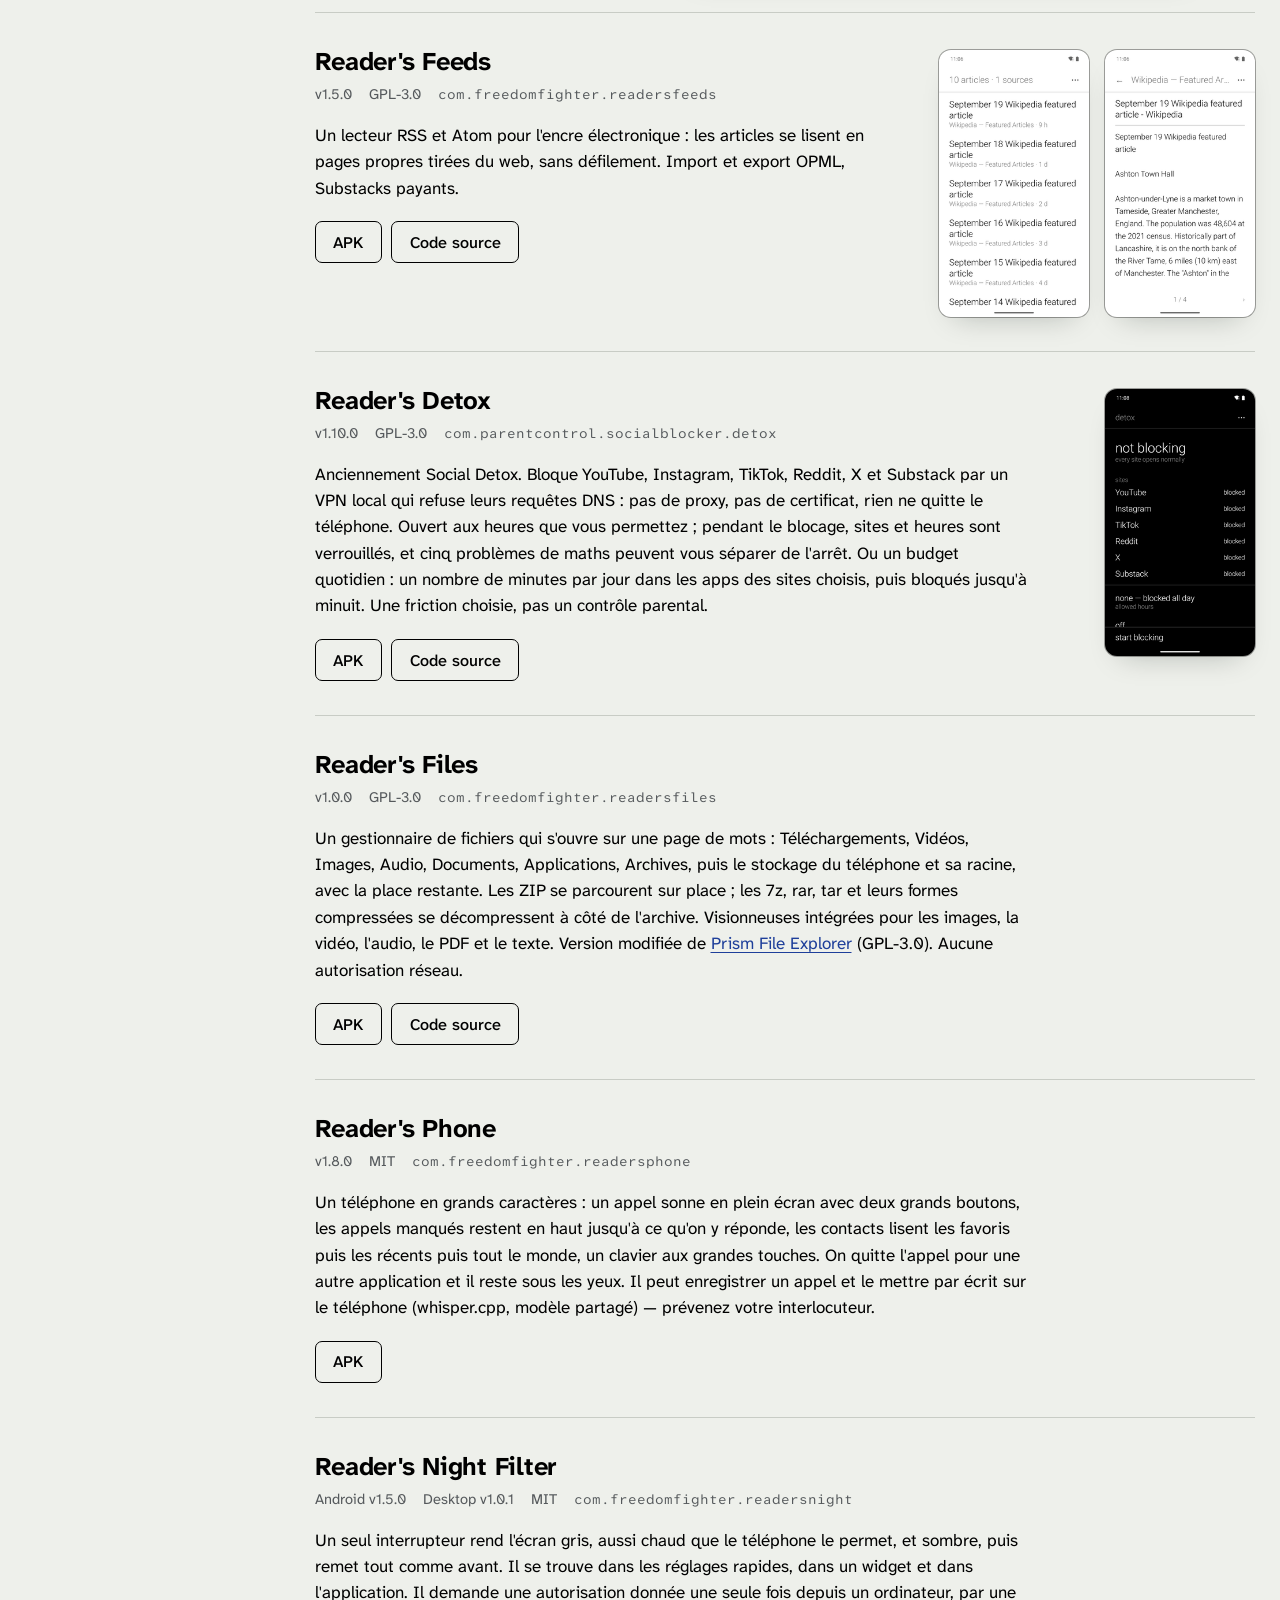
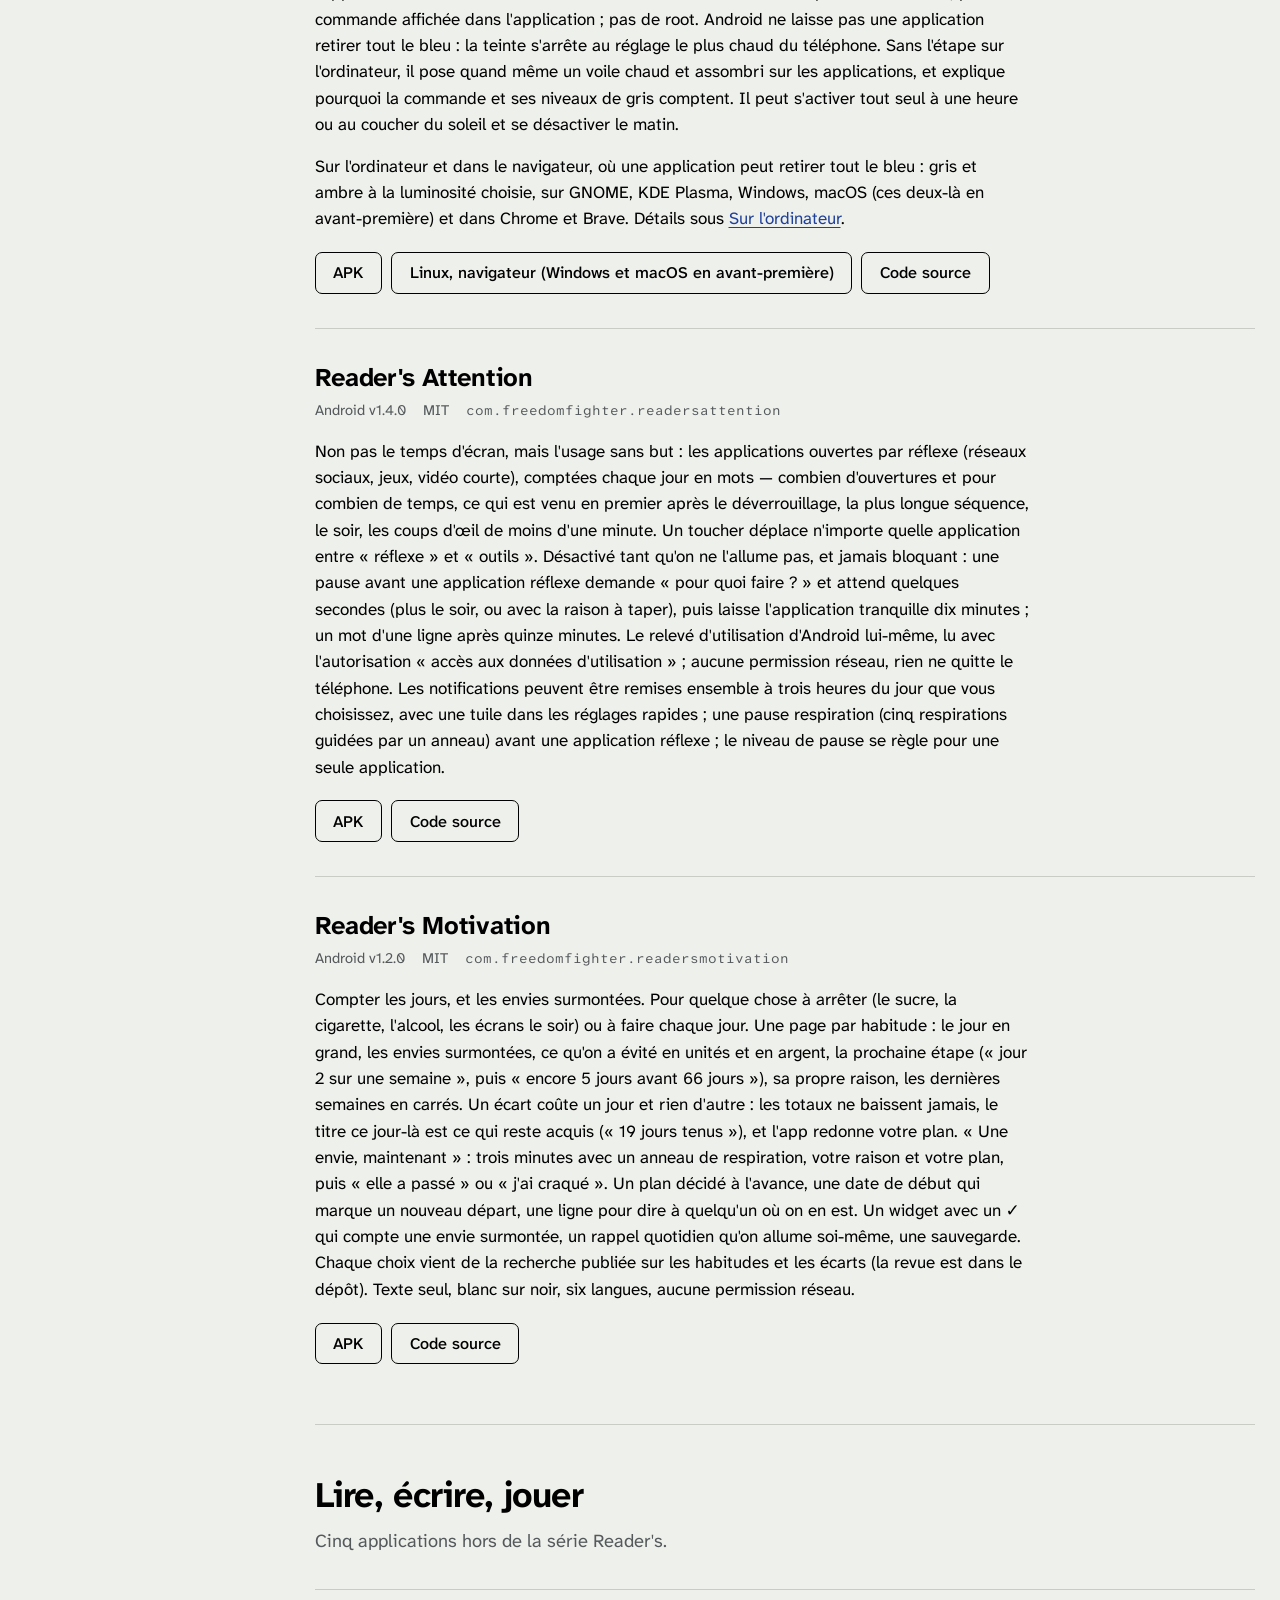
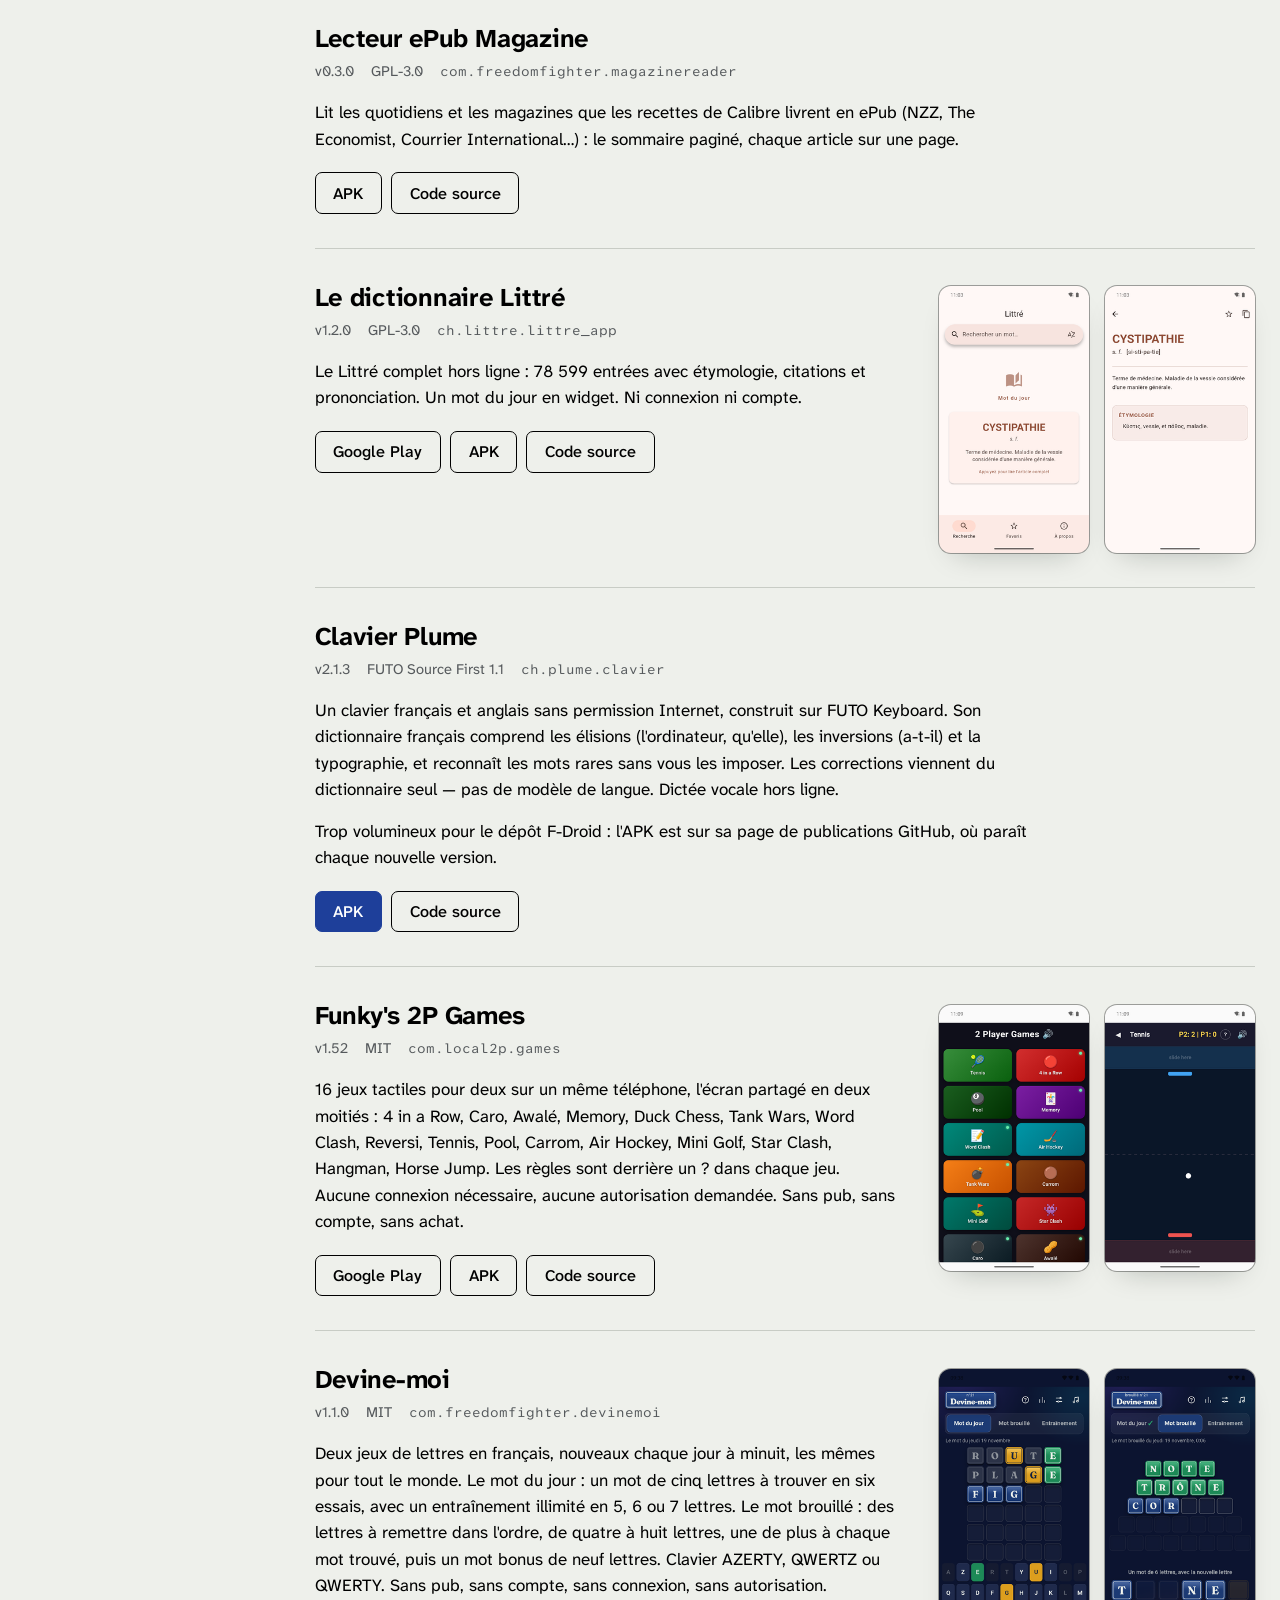
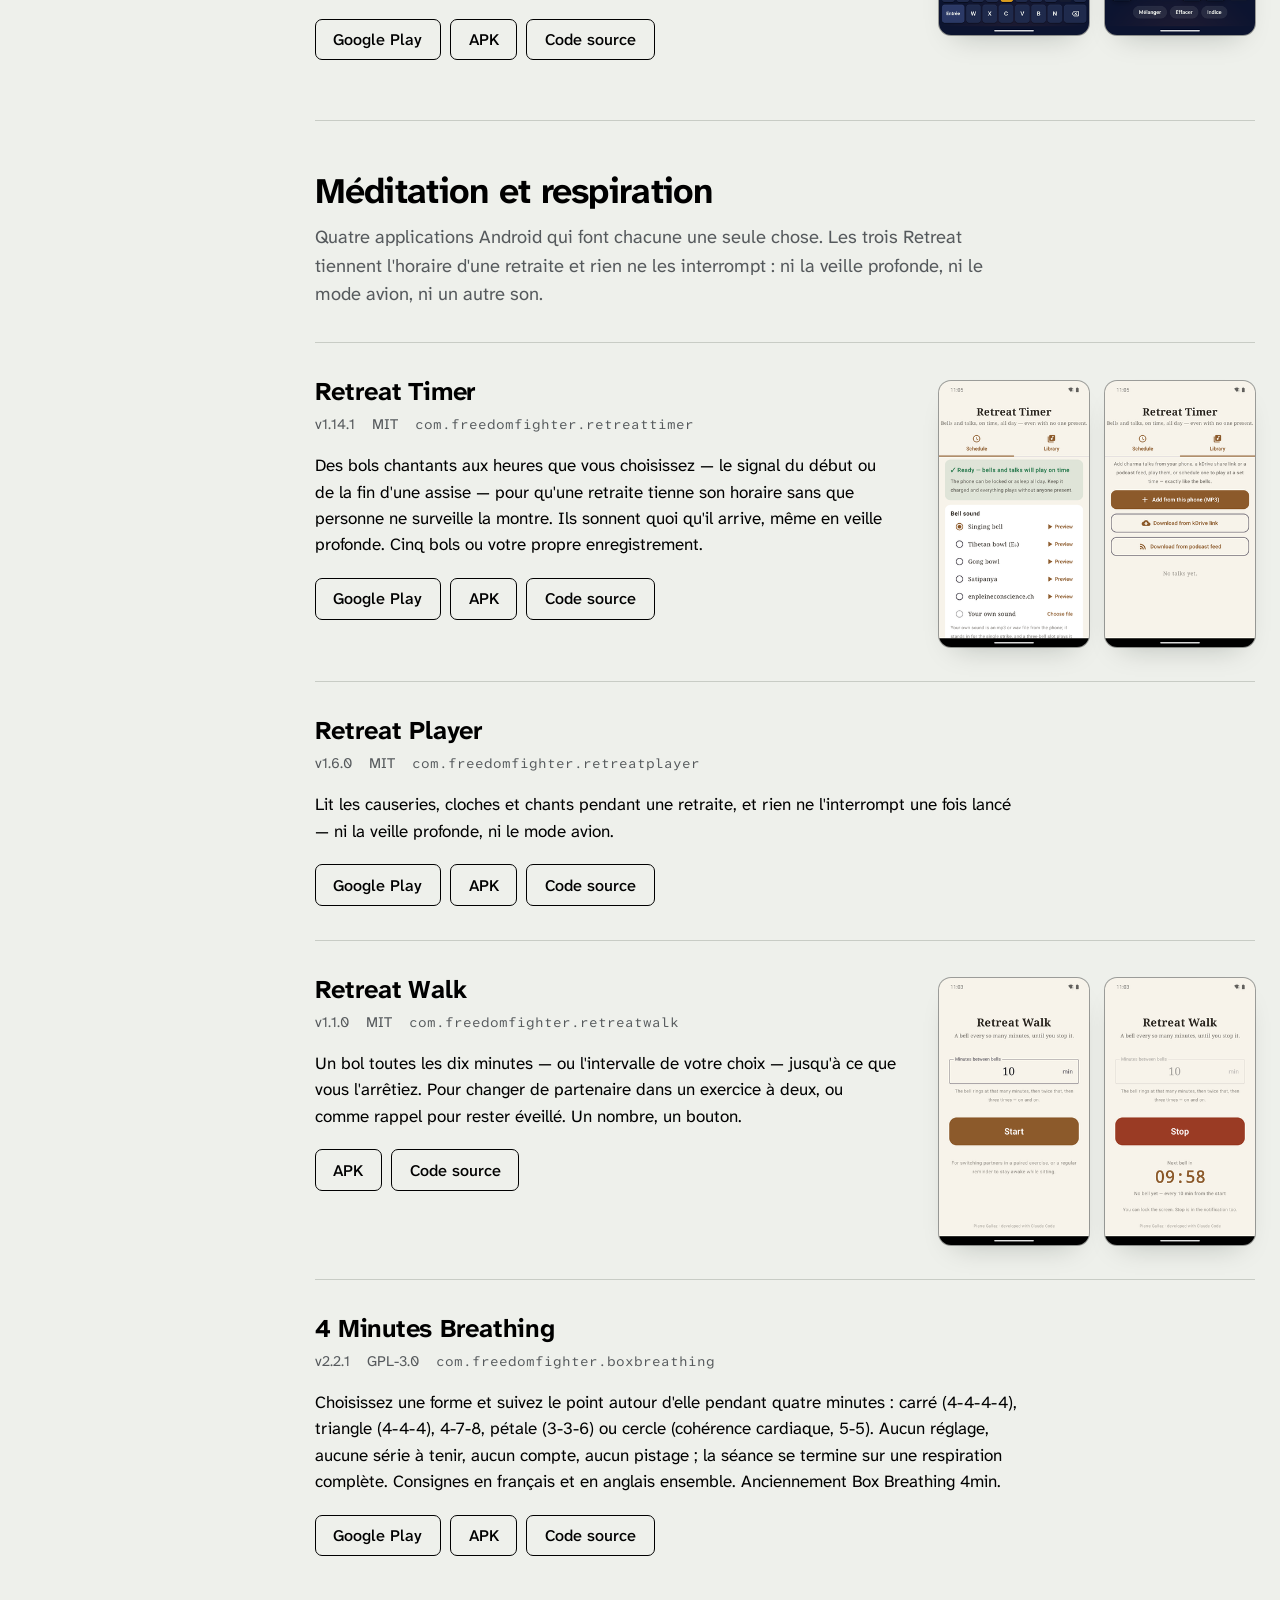
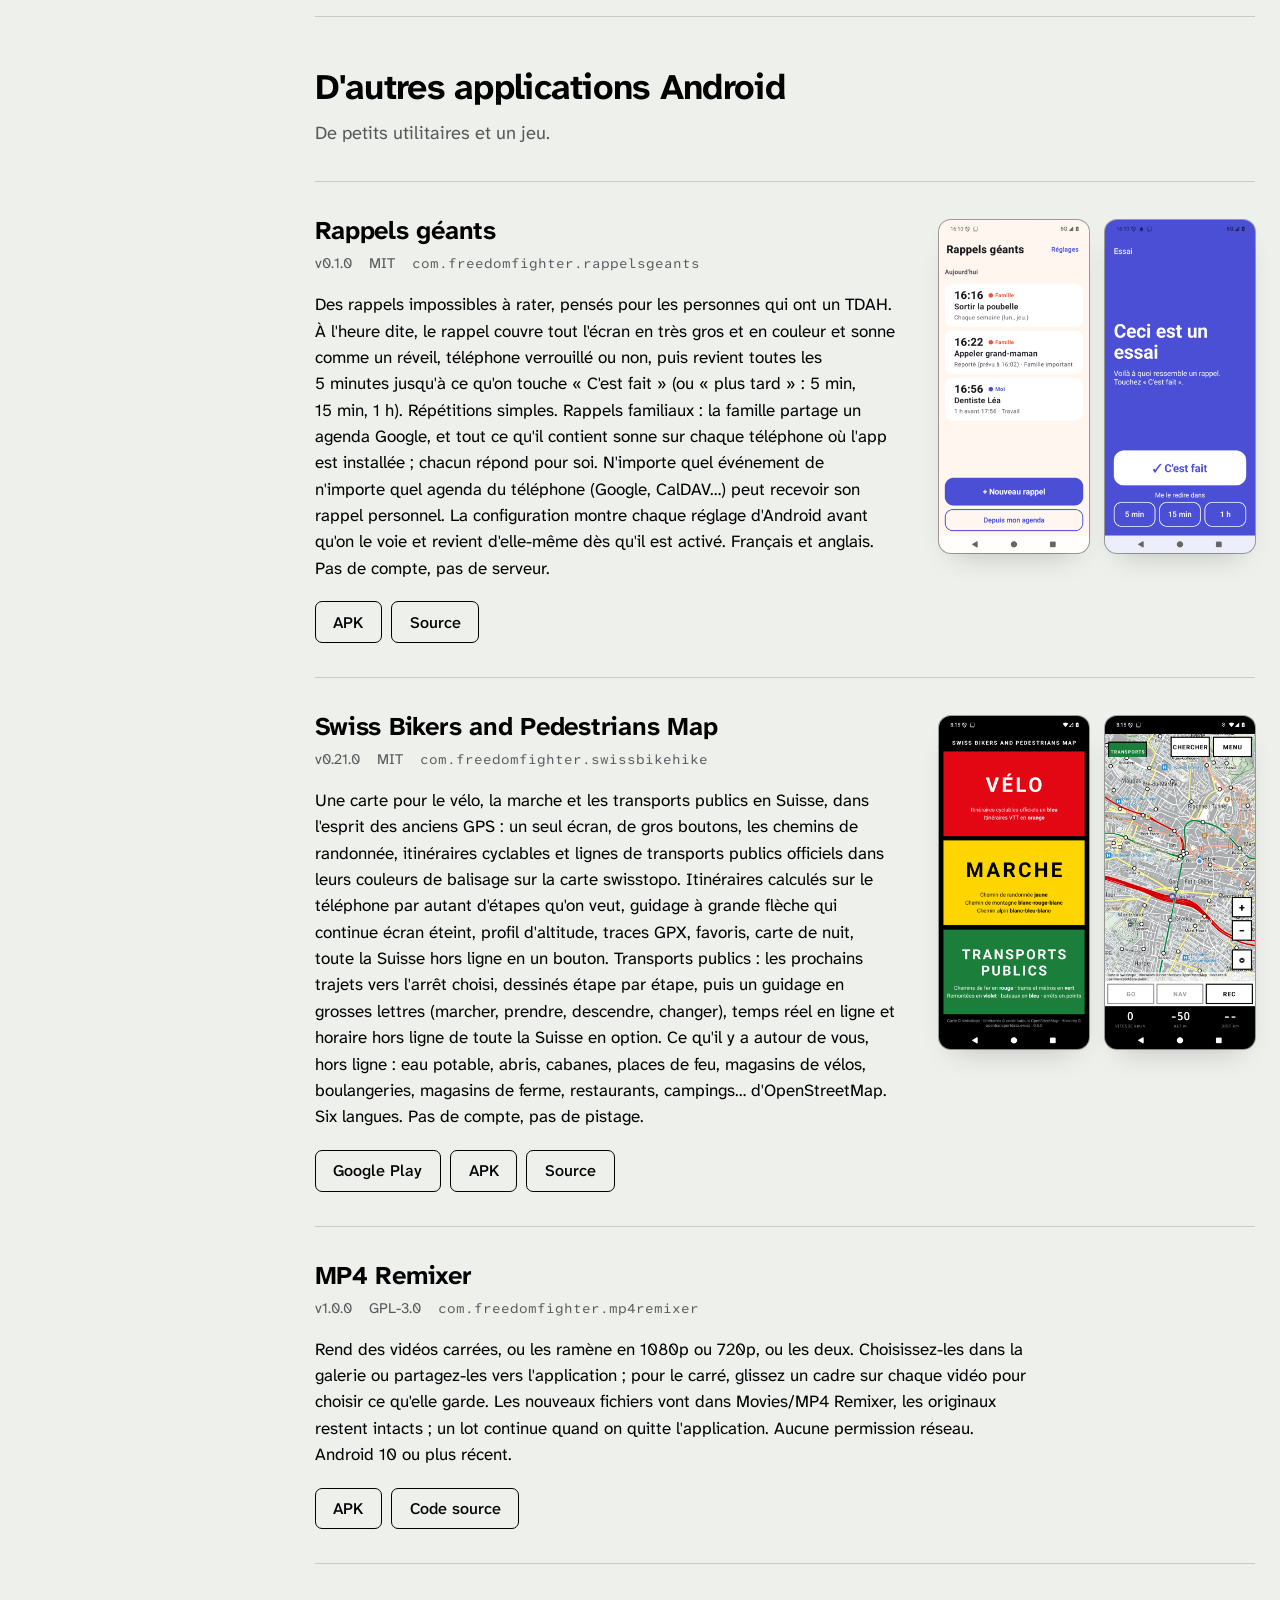
<file: fr.html>
<!DOCTYPE html>
<html lang="fr">
<head>
<meta charset="utf-8">
<meta name="viewport" content="width=device-width, initial-scale=1">
<title>Applications écrites avec Claude Code — gallaz.ch</title>
<meta name="description" content="Des applications libres et gratuites pour Android, l'ordinateur et le navigateur, écrites avec Claude Code : la série Reader's pour un téléphone plus calme, en noir et blanc, des bols de méditation, de petits utilitaires et des outils Linux. Sans pub, sans compte, sans algorithme.">
<link rel="preconnect" href="https://fonts.googleapis.com">
<link rel="preconnect" href="https://fonts.gstatic.com" crossorigin>
<link rel="stylesheet" href="https://fonts.googleapis.com/css2?family=Atkinson+Hyperlegible+Next:wght@400;500;700&family=Atkinson+Hyperlegible+Mono&display=swap">
<link rel="stylesheet" href="style.css">
</head>
<body>
<main>
<header class="site">
  <p class="title"><a href="fr.html">gallaz.ch/apps</a></p>
  <nav>
    <a href="#get">Obtenir les apps</a>
    <a href="#readers">Reader's</a>
    <a href="#desktop">Ordinateur</a>
    <a href="#others">Autres projets</a>
    <a href="fr.html" class="lang active">FR</a>
    <a href="index.html" class="lang">EN</a>
  </nav>
</header>

<section class="hero">
  <div>
    <h1>Des applications libres, écrites avec Claude Code</h1>
    <p class="lede">Des applications libres et gratuites pour Android, l'ordinateur et le navigateur, développées avec <a href="https://claude.com/claude-code">Claude Code</a> et offertes&nbsp;: sans pub, sans compte, sans algorithme, rien qui réclame votre attention. En premier lieu, la <a href="#readers">série Reader's</a>&nbsp;: un téléphone plus calme, en noir et blanc, texte seul, sur <a href="#get">Google Play et F-Droid</a>. Puis des bols pour la méditation, quelques petits utilitaires, des outils pour Linux et deux extensions de navigateur. Tout ce qui est public est ici, en anglais et en français, avec son code source sur GitHub.</p>
    <p class="cta"><a class="btn primary" href="#get">Obtenir les applications</a> <a class="btn" href="#readers">Voir les applications</a></p>
    <p class="manual">Mode d'emploi, toutes les fonctions de toutes les applications&nbsp;: <a href="manual/readers-mode-d-emploi-fr.pdf">PDF</a> · <a href="manual/readers-mode-d-emploi-fr.txt">texte brut, à confier à un assistant IA</a> · <a href="manual/readers-manual-en.pdf">in English</a></p>
  </div>
  <p class="phones"><img src="img/com.freedomfighter.readerslauncher-1.png" alt="" width="260" height="462"><img src="img/com.freedomfighter.readersnotes-1.png" alt="" width="260" height="462"><img src="img/com.freedomfighter.readerscalendar-1.png" alt="" width="260" height="462"><img src="img/com.freedomfighter.readerstasks-1.png" alt="" width="260" height="462"></p>
</section>

<div class="layout">
<nav class="rail" aria-label="Sur cette page">
  <ol>
    <li><a href="#get">Obtenir les applications</a></li>
    <li><a href="#readers">La série Reader's</a></li>
    <li><a href="#also">Lire, écrire, jouer</a></li>
    <li><a href="#meditation">Méditation et respiration</a></li>
    <li><a href="#android">D'autres applications Android</a></li>
    <li><a href="#desktop">Sur l'ordinateur</a></li>
    <li><a href="#tools">Outils pour l'ordinateur</a></li>
    <li><a href="#extensions">Extensions de navigateur</a></li>
    <li><a href="#thinkbook">L'encre électronique du ThinkBook</a></li>
    <li><a href="#more">Plus sur GitHub</a></li>
  </ol>
</nav>
<div class="content">

<!-- ==================== Getting the apps ==================== -->
<section class="platform get" id="get">
  <h2>Obtenir les applications</h2>
  <p class="lede">Deux voies, et toutes deux tiennent les applications à jour toutes seules&nbsp;: <strong>Google Play</strong> pour celles qui y sont publiées, et le <strong>dépôt F-Droid</strong>, qui les contient toutes. La fiche de chaque application, plus bas, porte ses boutons. Les deux copies d'une application ne portent pas la même signature&nbsp;: pour passer d'une voie à l'autre, désinstallez d'abord l'application.</p>

  <div class="ways">
  <section class="way" id="play">
    <h3>Google Play <small>(les mises à jour arrivent toutes seules)</small></h3>
    <p>Les applications présentes sur Google Play ont un bouton <strong>Google Play</strong> sur leur fiche&nbsp;: touchez-le sur le téléphone, ou ouvrez-le sur un ordinateur et choisissez le téléphone où installer. Rien d'autre à régler.</p>
    <p>Toutes n'y sont pas&nbsp;: certaines sont encore en cours d'examen, et quelques-unes n'ont pas leur place dans cette boutique. Celles-là viennent de F-Droid.</p>
  </section>

  <section class="way" id="fdroid">
    <h3>F-Droid <small>(les mises à jour arrivent toutes seules)</small></h3>
    <ol>
      <li>Installez le client <a href="https://f-droid.org/">F-Droid</a> (Droid-ify ou Neo Store conviennent aussi).</li>
      <li>Ajoutez le dépôt : touchez le bouton ci-dessous depuis le téléphone, ou scannez le code depuis un ordinateur.</li>
      <li>Actualisez, cherchez l'application, installez. F-Droid tient ensuite toutes les applications à jour.</li>
    </ol>
    <p><a class="btn primary" href="fdroidrepos://funkypitt.github.io/fdroid-repo/repo?fingerprint=64191E58C98AD1971BCA0669B6BFAB5C7135D6411A8EAA252741C2D35F16107C">Ajouter dans F-Droid</a></p>
    <p class="qr"><img src="img/fdroid-qr.svg" alt="QR code : ajouter le dépôt dans F-Droid" width="148" height="148"><br><small>Depuis un ordinateur : scannez avec le téléphone.</small></p>
    <p>Adresse&nbsp;: <code>https://funkypitt.github.io/fdroid-repo/repo</code><br>Empreinte&nbsp;: <code>64191E58C98AD1971BCA0669B6BFAB5C7135D6411A8EAA252741C2D35F16107C</code></p>
  </section>

  <section class="way" id="apk">
    <h3>Le fichier APK <small>(en dernier recours : pas de mises à jour)</small></h3>
    <p>Chaque application a aussi un lien <strong>APK</strong>, le même fichier que dans le dépôt F-Droid. Installée ainsi, une application ne se met jamais à jour : il faudrait revenir ici à chaque nouvelle version. À réserver à un essai, ou à un appareil sans Google Play ni F-Droid.</p>
  </section>
  </div>
</section>

<!-- ==================== Reader's ==================== -->
<section class="platform" id="readers">
  <h2>La série Reader's</h2>
  <p class="lede">Un téléphone qui se lit comme une page. Des applications en texte seul, blanc sur noir par défaut, avec les dix mêmes thèmes de couleurs que le clavier Plume si on le souhaite&nbsp;: pas d'icônes, pas de cartes, pas de compte. Le launcher affiche des mots&nbsp;; l'agenda, les tâches, les notes, les livres et les flux se lisent comme un journal&nbsp;; Reader's Detox tient les réseaux sociaux à distance. Dans l'esprit du Light Phone, sur n'importe quel Android. Toutes existent en anglais, français, allemand, espagnol, portugais et russe. La plupart fournissent aussi des widgets standard, noir et blanc, pour n'importe quel autre launcher. Le noir et blanc convient à un téléphone ou une tablette à encre électronique autant qu'à tout écran&nbsp;: c'est là que ces applications sont nées.</p>

  <article class="app" id="readers-launcher">
    <div class="text">
    <h2>Reader's Launcher</h2>
    <p class="meta"><span>v1.28.0</span><span>MIT</span><code>com.freedomfighter.readerslauncher</code></p>
    <p>Votre écran d'accueil en mots : applications et catégories une par ligne, une petite grille pour les plus utilisées, et des tuiles de deux lignes pour l'heure, la météo, le prochain rendez-vous, les tâches, une note, le livre en cours ou le mot du jour. Des pages fixes, pas de défilement ; un glissement ouvre un livre.</p>
    <div class="links">
      <a class="btn" href="https://play.google.com/store/apps/details?id=com.freedomfighter.readerslauncher">Google Play</a>
      <a class="btn" href="https://funkypitt.github.io/fdroid-repo/repo/ReadersLauncher-v1.28.0.apk">APK</a>
      <a class="btn" href="https://github.com/funkypitt/readers-launcher">Code source</a>
    </div>
    </div>
    <p class="shots"><img src="img/com.freedomfighter.readerslauncher-1.png" alt="" loading="lazy"><img src="img/com.freedomfighter.readerslauncher-2.png" alt="" loading="lazy"></p>
  </article>

  <article class="app" id="readers-calendar">
    <div class="text">
    <h2>Reader's Calendar</h2>
    <p class="meta"><span>Android v1.22.0</span><span>Ordinateur v1.19.0</span><span>MIT</span><code>com.freedomfighter.readerscalendar</code></p>
    <p>Un agenda en noir et blanc pour les calendriers déjà présents sur le téléphone. Les événements sont des blocs pleins sur une grille horaire, le blanc est du temps libre ; le calendrier d'un événement est un mot, pas une couleur. Sur ordinateur — Windows, macOS, Linux —, la même mise en page sur CalDAV, ou Google avec votre propre client OAuth.</p>
    <div class="links">
      <a class="btn" href="https://play.google.com/store/apps/details?id=com.freedomfighter.readerscalendar">Google Play</a>
      <a class="btn" href="https://funkypitt.github.io/fdroid-repo/repo/ReadersCalendar-v1.22.0.apk">APK</a>
      <a class="btn" href="https://github.com/funkypitt/readers-calendar-desktop/releases/latest">Windows, macOS, Linux</a>
      <a class="btn" href="https://funkypitt.github.io/apt-repo/">apt</a>
      <a class="btn" href="https://github.com/funkypitt/readers-calendar">Code source</a>
    </div>
    </div>
    <p class="shots"><img src="img/com.freedomfighter.readerscalendar-1.png" alt="" loading="lazy"><img src="img/com.freedomfighter.readerscalendar-2.png" alt="" loading="lazy"><img class="wide" src="img/com.freedomfighter.readerscalendar-desktop.png" alt="" loading="lazy"></p>
  </article>

  <article class="app" id="readers-tasks-android">
    <div class="text">
    <h2>Reader's Tasks</h2>
    <p class="meta"><span>Android v1.9.1</span><span>Ordinateur v1.8.1</span><span>MIT</span><code>com.freedomfighter.readerstasks</code></p>
    <p>Vos listes de tâches CalDAV (Infomaniak, Tasks.org, Nextcloud, Radicale) en listes de texte ; un glisser réordonne, et l'ordre est enregistré sur le serveur. Aussi sur ordinateur : Windows, macOS et Linux.</p>
    <div class="links">
      <a class="btn" href="https://play.google.com/store/apps/details?id=com.freedomfighter.readerstasks">Google Play</a>
      <a class="btn" href="https://funkypitt.github.io/fdroid-repo/repo/ReadersTasks-v1.9.1.apk">APK</a>
      <a class="btn" href="https://github.com/funkypitt/readers-tasks/releases/latest">Windows, macOS, Linux</a>
      <a class="btn" href="https://funkypitt.github.io/apt-repo/">apt</a>
      <a class="btn" href="https://github.com/funkypitt/readers-tasks-android">Code source</a>
    </div>
    </div>
    <p class="shots"><img src="img/com.freedomfighter.readerstasks-1.png" alt="" loading="lazy"><img src="img/com.freedomfighter.readerstasks-2.png" alt="" loading="lazy"><img class="wide" src="img/com.freedomfighter.readerstasks-desktop.png" alt="" loading="lazy"></p>
  </article>

  <article class="app" id="readers-notes">
    <div class="text">
    <h2>Reader's Notes</h2>
    <p class="meta"><span>Android v1.17.0</span><span>Ordinateur v1.9.1</span><span>MIT</span><code>com.freedomfighter.readersnotes</code></p>
    <p>Des notes en texte brut, tapées ou dictées — la parole est mise par écrit sur le téléphone, rien n'est envoyé. Chaque note est un fichier .txt, synchronisé si vous le voulez avec votre propre dossier WebDAV (kDrive, Nextcloud…) : votre ordinateur voit des fichiers ordinaires. Sur ordinateur — Windows, macOS, Linux —, les mêmes notes par le même dossier.</p>
    <div class="links">
      <a class="btn" href="https://play.google.com/store/apps/details?id=com.freedomfighter.readersnotes">Google Play</a>
      <a class="btn" href="https://funkypitt.github.io/fdroid-repo/repo/ReadersNotes-v1.17.0.apk">APK</a>
      <a class="btn" href="https://github.com/funkypitt/readers-notes-desktop/releases/latest">Windows, macOS, Linux</a>
      <a class="btn" href="https://funkypitt.github.io/apt-repo/">apt</a>
      <a class="btn" href="https://github.com/funkypitt/readers-notes">Code source</a>
    </div>
    </div>
    <p class="shots"><img src="img/com.freedomfighter.readersnotes-1.png" alt="" loading="lazy"><img src="img/com.freedomfighter.readersnotes-2.png" alt="" loading="lazy"><img class="wide" src="img/com.freedomfighter.readersnotes-desktop.png" alt="" loading="lazy"></p>
  </article>

  <article class="app" id="readers-books">
    <div class="text">
    <h2>Reader's Books</h2>
    <p class="meta"><span>Android v1.24.1</span><span>Ordinateur v1.20.3</span><span>MIT</span><code>com.freedomfighter.readersbooks</code></p>
    <p>Une liseuse pour l'encre électronique : l'étagère en liste, des pages qui se tournent d'un toucher, pas de défilement, rien d'autre à l'écran. EPUB, MOBI, FB2 et texte, ouverts depuis l'app, un gestionnaire de fichiers ou un partage. La même étagère et les mêmes pages sur l'ordinateur.</p>
    <div class="links">
      <a class="btn" href="https://play.google.com/store/apps/details?id=com.freedomfighter.readersbooks">Google Play</a>
      <a class="btn" href="https://funkypitt.github.io/fdroid-repo/repo/ReadersBooks-v1.24.1.apk">APK</a>
      <a class="btn" href="https://github.com/funkypitt/readers-books-desktop/releases/latest">Windows, macOS, Linux</a>
      <a class="btn" href="https://funkypitt.github.io/apt-repo/">apt</a>
      <a class="btn" href="https://github.com/funkypitt/readers-books">Code source</a>
    </div>
    </div>
    <p class="shots"><img src="img/com.freedomfighter.readersbooks-1.png" alt="" loading="lazy"><img src="img/com.freedomfighter.readersbooks-2.png" alt="" loading="lazy"></p>
  </article>

  <article class="app" id="readers-bookshop">
    <div class="text">
    <h2>Reader's Bookshop</h2>
    <p class="meta"><span>v1.5.0</span><span>MIT</span><code>com.freedomfighter.readersbookshop</code></p>
    <p>Trouve des livres numériques gratuits et les télécharge pour Reader's Books ou n'importe quelle liseuse. Une recherche interroge Project Gutenberg, Standard Ebooks, Wikisource, la Bibliothèque numérique romande, Ebooks libres et gratuits, textos.info et l'Internet Archive. Dit si l'œuvre est dans le domaine public quand les dates de l'auteur sont connues. Anna's Archive reste éteint tant que vous ne l'activez pas.</p>
    <div class="links">
      <a class="btn" href="https://funkypitt.github.io/fdroid-repo/repo/ReadersBookshop-v1.5.0.apk">APK</a>
      <a class="btn" href="https://github.com/funkypitt/readers-bookshop">Code source</a>
    </div>
    </div>
    <p class="shots"><img src="img/com.freedomfighter.readersbookshop-1.png" alt="" loading="lazy"></p>
  </article>

  <article class="app" id="readers-recorder">
    <div class="text">
    <h2>Reader's Recorder</h2>
    <p class="meta"><span>v1.17.0</span><span>MIT</span><code>com.freedomfighter.readersrecorder</code></p>
    <p>Un toucher enregistre un mémo, une conférence ou une conversation. Le téléphone transcrit lui-même (whisper.cpp), égalise le volume d'une copie d'écoute et peut écrire les points principaux (beta) : rien ne le quitte. Export facultatif vers votre propre dossier WebDAV.</p>
    <div class="links">
      <a class="btn" href="https://funkypitt.github.io/fdroid-repo/repo/ReadersRecorder-v1.17.0.apk">APK</a>
      <a class="btn" href="https://github.com/funkypitt/readers-recorder">Code source</a>
    </div>
    </div>
  </article>

  <article class="app" id="readers-podcasts">
    <div class="text">
    <h2>Reader's Podcasts</h2>
    <p class="meta"><span>Android v1.16.0</span><span>Desktop v1.12.1</span><span>MIT</span><code>com.freedomfighter.readerspodcasts</code></p>
    <p>Un lecteur de podcasts tout en texte : chaînes, épisodes, favoris, téléchargés — pas de vignettes, pas de boutique, pas de recommandations. Import et export OPML ; un jumeau de bureau lit les mêmes listes. Un épisode se transcrit et se traduit sur le téléphone, et se lit pendant l'écoute : un appui sur une ligne y envoie le son.</p>
    <div class="links">
      <a class="btn" href="https://play.google.com/store/apps/details?id=com.freedomfighter.readerspodcasts">Google Play</a>
      <a class="btn" href="https://funkypitt.github.io/fdroid-repo/repo/ReadersPodcasts-v1.16.0.apk">APK</a>
      <a class="btn" href="https://github.com/funkypitt/readers-podcasts-desktop/releases/latest">Linux (.deb, PKGBUILD)</a>
      <a class="btn" href="https://funkypitt.github.io/apt-repo/">apt</a>
      <a class="btn" href="https://github.com/funkypitt/readers-podcasts">Code source</a>
    </div>
    </div>
    <p class="shots"><img src="img/com.freedomfighter.readerspodcasts-1.png" alt="" loading="lazy"><img src="img/com.freedomfighter.readerspodcasts-2.png" alt="" loading="lazy"></p>
  </article>

  <article class="app" id="readers-audio">
    <div class="text">
    <h2>Reader's Audio Player</h2>
    <p class="meta"><span>v1.11.0</span><span>MIT</span><code>com.freedomfighter.readersaudio</code></p>
    <p>Un lecteur audio en noir et blanc dont le seul ajout est la transcription sur le téléphone : langue et qualité choisies à chaque fois, le texte enregistré en .txt que toute liseuse ouvre et, à la demande, les points principaux (beta) écrits en tête. La transcription se traduit aussi sur le téléphone. Partagez le son ou la transcription.</p>
    <div class="links">
      <a class="btn" href="https://funkypitt.github.io/fdroid-repo/repo/ReadersAudio-v1.11.0.apk">APK</a>
      <a class="btn" href="https://github.com/funkypitt/readers-audio">Code source</a>
    </div>
    </div>
    <p class="shots"><img src="img/com.freedomfighter.readersaudio-1.png" alt="" loading="lazy"><img src="img/com.freedomfighter.readersaudio-2.png" alt="" loading="lazy"></p>
  </article>

  <article class="app" id="readers-mindful">
    <div class="text">
    <h2>Reader's Mindful Tool</h2>
    <p class="meta"><span>v1.3.0</span><span>MIT</span><code>com.freedomfighter.readersmindful</code></p>
    <p>Un bol qui sonne quand vous en avez besoin : un coup toutes les quelques minutes jusqu'à ce que vous l'arrêtiez, une assise d'une durée fixée close par trois bols, ou un ou trois bols à heures fixes chaque jour. Cinq bols ou votre propre enregistrement. Il sonne à l'heure, même en veille profonde.</p>
    <div class="links">
      <a class="btn" href="https://play.google.com/store/apps/details?id=com.freedomfighter.readersmindful">Google Play</a>
      <a class="btn" href="https://funkypitt.github.io/fdroid-repo/repo/ReadersMindful-v1.3.0.apk">APK</a>
      <a class="btn" href="https://github.com/funkypitt/readers-mindful">Code source</a>
    </div>
    </div>
    <p class="shots"><img src="img/com.freedomfighter.readersmindful-1.png" alt="" loading="lazy"><img src="img/com.freedomfighter.readersmindful-2.png" alt="" loading="lazy"></p>
  </article>

  <article class="app" id="readers-foodlog">
    <div class="text">
    <h2>Reader's Food Log</h2>
    <p class="meta"><span>v1.6.1</span><span>MIT</span><code>com.freedomfighter.readersfoodlog</code></p>
    <p>Un journal alimentaire fait de photos, rien d'autre. Un toucher — widget, tuile des réglages rapides ou grand bouton — prend la photo, étiquetée petit-déjeuner, déjeuner, dîner ou collation d'après l'heure. Un dossier par jour, l'activité en un toucher, votre poids et sa courbe. Ni calories, ni saisie, ni permission réseau.</p>
    <div class="links">
      <a class="btn" href="https://funkypitt.github.io/fdroid-repo/repo/ReadersFoodLog-v1.6.1.apk">APK</a>
      <a class="btn" href="https://github.com/funkypitt/readers-foodlog">Code source</a>
    </div>
    </div>
  </article>

  <article class="app" id="readers-scanner">
    <div class="text">
    <h2>Reader's Scanner</h2>
    <p class="meta"><span>Android v1.5.1</span><span>Ordinateur v1.3.0</span><span>MIT</span><code>com.freedomfighter.readersscanner</code></p>
    <p>Un scanner de documents : la page est trouvée, redressée et nettoyée, une prise floue est signalée aussitôt, et le texte est lu sur le téléphone en sept langues. Chaque document devient un PDF cherchable, daté et nommé par vous, dans de grands dossiers simples, partagé en PDF, images ou texte, copié dans votre dossier WebDAV si vous le voulez. Au premier démarrage, vous choisissez le moteur : Google ML Kit (le plus sûr ; code fermé, services Google Play nécessaires, statistiques d'utilisation envoyées à Google, jamais vos documents) ou les moteurs libres (son propre détecteur de page et Tesseract). Sur l'ordinateur — Windows, macOS, Linux — un bouton pour un vrai scanner : trouvé tout seul, chargeur ou vitre, recto verso, les mêmes dossiers que le téléphone. Les scanners anciens ont besoin de <a href="https://www.naps2.com/download">NAPS2</a>.</p>
    <div class="links">
      <a class="btn" href="https://play.google.com/store/apps/details?id=com.freedomfighter.readersscanner">Google Play</a>
      <a class="btn" href="https://funkypitt.github.io/fdroid-repo/repo/ReadersScanner-v1.5.1.apk">APK</a>
      <a class="btn" href="https://github.com/funkypitt/readers-scanner-desktop/releases/latest">Windows, macOS, Linux</a>
      <a class="btn" href="https://funkypitt.github.io/apt-repo/">apt</a>
      <a class="btn" href="https://github.com/funkypitt/readers-scanner">Code source</a>
    </div>
    </div>
    <p class="shots"><img src="img/com.freedomfighter.readersscanner-1.png" alt="" loading="lazy"><img src="img/com.freedomfighter.readersscanner-2.png" alt="" loading="lazy"><img class="wide" src="img/com.freedomfighter.readersscanner-desktop.png" alt="" loading="lazy"></p>
  </article>

  <article class="app" id="readers-feeds">
    <div class="text">
    <h2>Reader's Feeds</h2>
    <p class="meta"><span>v1.5.0</span><span>GPL-3.0</span><code>com.freedomfighter.readersfeeds</code></p>
    <p>Un lecteur RSS et Atom pour l'encre électronique : les articles se lisent en pages propres tirées du web, sans défilement. Import et export OPML, Substacks payants.</p>
    <div class="links">
      <a class="btn" href="https://funkypitt.github.io/fdroid-repo/repo/ReadersFeeds-v1.5.0-arm64.apk">APK</a>
      <a class="btn" href="https://github.com/funkypitt/readers-feeds">Code source</a>
    </div>
    </div>
    <p class="shots"><img src="img/com.freedomfighter.readersfeeds-1.png" alt="" loading="lazy"><img src="img/com.freedomfighter.readersfeeds-2.png" alt="" loading="lazy"></p>
  </article>

  <article class="app" id="socialblocker-detox">
    <div class="text">
    <h2>Reader's Detox</h2>
    <p class="meta"><span>v1.10.0</span><span>GPL-3.0</span><code>com.parentcontrol.socialblocker.detox</code></p>
    <p>Anciennement Social Detox. Bloque YouTube, Instagram, TikTok, Reddit, X et Substack par un VPN local qui refuse leurs requêtes DNS : pas de proxy, pas de certificat, rien ne quitte le téléphone. Ouvert aux heures que vous permettez ; pendant le blocage, sites et heures sont verrouillés, et cinq problèmes de maths peuvent vous séparer de l'arrêt. Ou un budget quotidien : un nombre de minutes par jour dans les apps des sites choisis, puis bloqués jusqu'à minuit. Une friction choisie, pas un contrôle parental.</p>
    <div class="links">
      <a class="btn" href="https://funkypitt.github.io/fdroid-repo/repo/SocialDetox-v1.10.0-detox.apk">APK</a>
      <a class="btn" href="https://github.com/funkypitt/SocialBlocker-Detox">Code source</a>
    </div>
    </div>
    <p class="shots"><img src="img/com.parentcontrol.socialblocker.detox-1.png" alt="" loading="lazy"></p>
  </article>

  <article class="app" id="readers-files">
    <div class="text">
    <h2>Reader's Files</h2>
    <p class="meta"><span>v1.0.0</span><span>GPL-3.0</span><code>com.freedomfighter.readersfiles</code></p>
    <p>Un gestionnaire de fichiers qui s'ouvre sur une page de mots : Téléchargements, Vidéos, Images, Audio, Documents, Applications, Archives, puis le stockage du téléphone et sa racine, avec la place restante. Les ZIP se parcourent sur place ; les 7z, rar, tar et leurs formes compressées se décompressent à côté de l'archive. Visionneuses intégrées pour les images, la vidéo, l'audio, le PDF et le texte. Version modifiée de <a href="https://github.com/Raival-e/Prism-File-Explorer">Prism File Explorer</a> (GPL-3.0). Aucune autorisation réseau.</p>
    <div class="links">
      <a class="btn" href="https://funkypitt.github.io/fdroid-repo/repo/ReadersFiles-v1.0.0.apk">APK</a>
      <a class="btn" href="https://github.com/funkypitt/readers-files">Code source</a>
    </div>
    </div>
  </article>

  <article class="app" id="readers-phone">
    <div class="text">
    <h2>Reader's Phone</h2>
    <p class="meta"><span>v1.8.0</span><span>MIT</span><code>com.freedomfighter.readersphone</code></p>
    <p>Un téléphone en grands caractères : un appel sonne en plein écran avec deux grands boutons, les appels manqués restent en haut jusqu'à ce qu'on y réponde, les contacts lisent les favoris puis les récents puis tout le monde, un clavier aux grandes touches. On quitte l'appel pour une autre application et il reste sous les yeux. Il peut enregistrer un appel et le mettre par écrit sur le téléphone (whisper.cpp, modèle partagé) — prévenez votre interlocuteur.</p>
    <div class="links">
      <a class="btn" href="https://funkypitt.github.io/fdroid-repo/repo/ReadersPhone-v1.8.0.apk">APK</a>
    </div>
    </div>
  </article>

  <article class="app" id="readers-night">
    <div class="text">
    <h2>Reader's Night Filter</h2>
    <p class="meta"><span>Android v1.5.0</span><span>Desktop v1.0.1</span><span>MIT</span><code>com.freedomfighter.readersnight</code></p>
    <p>Un seul interrupteur rend l'écran gris, aussi chaud que le téléphone le permet, et sombre, puis remet tout comme avant. Il se trouve dans les réglages rapides, dans un widget et dans l'application. Il demande une autorisation donnée une seule fois depuis un ordinateur, par une commande affichée dans l'application ; pas de root. Android ne laisse pas une application retirer tout le bleu : la teinte s'arrête au réglage le plus chaud du téléphone. Sans l'étape sur l'ordinateur, il pose quand même un voile chaud et assombri sur les applications, et explique pourquoi la commande et ses niveaux de gris comptent. Il peut s'activer tout seul à une heure ou au coucher du soleil et se désactiver le matin.</p>
    <p>Sur l'ordinateur et dans le navigateur, où une application peut retirer tout le bleu&nbsp;: gris et ambre à la luminosité choisie, sur GNOME, KDE Plasma, Windows, macOS (ces deux-là en avant-première) et dans Chrome et Brave. Détails sous <a href="#desktop">Sur l'ordinateur</a>.</p>
    <div class="links">
      <a class="btn" href="https://funkypitt.github.io/fdroid-repo/repo/ReadersNight-v1.5.0.apk">APK</a>
      <a class="btn" href="https://github.com/funkypitt/readers-night-desktop/releases/latest">Linux, navigateur (Windows et macOS en avant-première)</a>
      <a class="btn" href="https://github.com/funkypitt/readers-night">Code source</a>
    </div>
    </div>
  </article>
  <article class="app" id="readers-attention">
    <div class="text">
    <h2>Reader's Attention</h2>
    <p class="meta"><span>Android v1.4.0</span><span>MIT</span><code>com.freedomfighter.readersattention</code></p>
    <p>Non pas le temps d'écran, mais l'usage sans but&nbsp;: les applications ouvertes par réflexe (réseaux sociaux, jeux, vidéo courte), comptées chaque jour en mots — combien d'ouvertures et pour combien de temps, ce qui est venu en premier après le déverrouillage, la plus longue séquence, le soir, les coups d'œil de moins d'une minute. Un toucher déplace n'importe quelle application entre «&nbsp;réflexe&nbsp;» et «&nbsp;outils&nbsp;». Désactivé tant qu'on ne l'allume pas, et jamais bloquant&nbsp;: une pause avant une application réflexe demande «&nbsp;pour quoi faire&nbsp;?&nbsp;» et attend quelques secondes (plus le soir, ou avec la raison à taper), puis laisse l'application tranquille dix minutes&nbsp;; un mot d'une ligne après quinze minutes. Le relevé d'utilisation d'Android lui-même, lu avec l'autorisation «&nbsp;accès aux données d'utilisation&nbsp;»&nbsp;; aucune permission réseau, rien ne quitte le téléphone. Les notifications peuvent être remises ensemble à trois heures du jour que vous choisissez, avec une tuile dans les réglages rapides&nbsp;; une pause respiration (cinq respirations guidées par un anneau) avant une application réflexe&nbsp;; le niveau de pause se règle pour une seule application.</p>
    <div class="links">
      <a class="btn" href="https://funkypitt.github.io/fdroid-repo/repo/ReadersAttention-v1.4.0.apk">APK</a>
      <a class="btn" href="https://github.com/funkypitt/readers-attention">Code source</a>
    </div>
    </div>
  </article>
  <article class="app" id="readers-motivation">
    <div class="text">
    <h2>Reader's Motivation</h2>
    <p class="meta"><span>Android v1.2.0</span><span>MIT</span><code>com.freedomfighter.readersmotivation</code></p>
    <p>Compter les jours, et les envies surmontées. Pour quelque chose à arrêter (le sucre, la cigarette, l'alcool, les écrans le soir) ou à faire chaque jour. Une page par habitude&nbsp;: le jour en grand, les envies surmontées, ce qu'on a évité en unités et en argent, la prochaine étape («&nbsp;jour 2 sur une semaine&nbsp;», puis «&nbsp;encore 5 jours avant 66 jours&nbsp;»), sa propre raison, les dernières semaines en carrés. Un écart coûte un jour et rien d'autre&nbsp;: les totaux ne baissent jamais, le titre ce jour-là est ce qui reste acquis («&nbsp;19 jours tenus&nbsp;»), et l'app redonne votre plan. «&nbsp;Une envie, maintenant&nbsp;»&nbsp;: trois minutes avec un anneau de respiration, votre raison et votre plan, puis «&nbsp;elle a passé&nbsp;» ou «&nbsp;j'ai craqué&nbsp;». Un plan décidé à l'avance, une date de début qui marque un nouveau départ, une ligne pour dire à quelqu'un où on en est. Un widget avec un ✓ qui compte une envie surmontée, un rappel quotidien qu'on allume soi-même, une sauvegarde. Chaque choix vient de la recherche publiée sur les habitudes et les écarts (la revue est dans le dépôt). Texte seul, blanc sur noir, six langues, aucune permission réseau.</p>
    <div class="links">
      <a class="btn" href="https://funkypitt.github.io/fdroid-repo/repo/ReadersMotivation-v1.2.0.apk">APK</a>
      <a class="btn" href="https://github.com/funkypitt/readers-motivation">Code source</a>
    </div>
    </div>
  </article>

</section>

<!-- ==================== Reading, writing, playing ==================== -->
<section class="platform" id="also">
  <h2>Lire, écrire, jouer</h2>
  <p class="lede">Cinq applications hors de la série Reader's.</p>

  <article class="app" id="epub-eink-newsreader">
    <div class="text">
    <h2>Lecteur ePub Magazine</h2>
    <p class="meta"><span>v0.3.0</span><span>GPL-3.0</span><code>com.freedomfighter.magazinereader</code></p>
    <p>Lit les quotidiens et les magazines que les recettes de Calibre livrent en ePub (NZZ, The Economist, Courrier International…) : le sommaire paginé, chaque article sur une page.</p>
    <div class="links">
      <a class="btn" href="https://funkypitt.github.io/fdroid-repo/repo/MagazineReader-v0.3.0-magazine.apk">APK</a>
      <a class="btn" href="https://github.com/funkypitt/epub-eink-newsreader">Code source</a>
    </div>
    </div>
  </article>

  <article class="app" id="littre-app">
    <div class="text">
    <h2>Le dictionnaire Littré</h2>
    <p class="meta"><span>v1.2.0</span><span>GPL-3.0</span><code>ch.littre.littre_app</code></p>
    <p>Le Littré complet hors ligne : 78 599 entrées avec étymologie, citations et prononciation. Un mot du jour en widget. Ni connexion ni compte.</p>
    <div class="links">
      <a class="btn" href="https://play.google.com/store/apps/details?id=ch.littre.littre_app">Google Play</a>
      <a class="btn" href="https://funkypitt.github.io/fdroid-repo/repo/Littre-v1.2.0-arm64.apk">APK</a>
      <a class="btn" href="https://github.com/funkypitt/littre-app">Code source</a>
    </div>
    </div>
    <p class="shots"><img src="img/ch.littre.littre_app-1.png" alt="" loading="lazy"><img src="img/ch.littre.littre_app-2.png" alt="" loading="lazy"></p>
  </article>

  <article class="app" id="clavier-plume">
    <div class="text">
    <h2>Clavier Plume</h2>
    <p class="meta"><span>v2.1.3</span><span>FUTO Source First 1.1</span><code>ch.plume.clavier</code></p>
    <p>Un clavier français et anglais sans permission Internet, construit sur FUTO Keyboard. Son dictionnaire français comprend les élisions (l'ordinateur, qu'elle), les inversions (a-t-il) et la typographie, et reconnaît les mots rares sans vous les imposer. Les corrections viennent du dictionnaire seul — pas de modèle de langue. Dictée vocale hors ligne.</p>
    <p>Trop volumineux pour le dépôt F-Droid&nbsp;: l'APK est sur sa page de publications GitHub, où paraît chaque nouvelle version.</p>
    <div class="links">
      <a class="btn primary" href="https://github.com/funkypitt/clavier-plume/releases/latest">APK</a>
      <a class="btn" href="https://github.com/funkypitt/clavier-plume">Code source</a>
    </div>
    </div>
  </article>

  <article class="app" id="local-2p-games">
    <div class="text">
    <h2>Funky's 2P Games</h2>
    <p class="meta"><span>v1.52</span><span>MIT</span><code>com.local2p.games</code></p>
    <p>16 jeux tactiles pour deux sur un même téléphone, l'écran partagé en deux moitiés&nbsp;: 4 in a Row, Caro, Awalé, Memory, Duck Chess, Tank Wars, Word Clash, Reversi, Tennis, Pool, Carrom, Air Hockey, Mini Golf, Star Clash, Hangman, Horse Jump. Les règles sont derrière un ? dans chaque jeu. Aucune connexion nécessaire, aucune autorisation demandée. Sans pub, sans compte, sans achat.</p>
    <div class="links">
      <a class="btn" href="https://play.google.com/store/apps/details?id=com.local2p.games">Google Play</a>
      <a class="btn" href="https://funkypitt.github.io/fdroid-repo/repo/2P-Games-v1.52.apk">APK</a>
      <a class="btn" href="https://github.com/funkypitt/local-2p-games">Code source</a>
    </div>
    </div>
    <p class="shots"><img src="img/com.local2p.games-1.png" alt="" loading="lazy"><img src="img/com.local2p.games-2.png" alt="" loading="lazy"></p>
  </article>
  <article class="app" id="devine-moi">
    <div class="text">
    <h2>Devine-moi</h2>
    <p class="meta"><span>v1.1.0</span><span>MIT</span><code>com.freedomfighter.devinemoi</code></p>
    <p>Deux jeux de lettres en français, nouveaux chaque jour à minuit, les mêmes pour tout le monde. Le mot du jour&nbsp;: un mot de cinq lettres à trouver en six essais, avec un entraînement illimité en 5, 6 ou 7 lettres. Le mot brouillé&nbsp;: des lettres à remettre dans l'ordre, de quatre à huit lettres, une de plus à chaque mot trouvé, puis un mot bonus de neuf lettres. Clavier AZERTY, QWERTZ ou QWERTY. Sans pub, sans compte, sans connexion, sans autorisation.</p>
    <div class="links">
      <a class="btn" href="https://play.google.com/store/apps/details?id=com.freedomfighter.devinemoi">Google Play</a>
      <a class="btn" href="https://funkypitt.github.io/fdroid-repo/repo/Devine-moi-v1.1.0.apk">APK</a>
      <a class="btn" href="https://github.com/funkypitt/devine-moi">Code source</a>
    </div>
    </div>
    <p class="shots"><img src="img/com.freedomfighter.devinemoi-1.png" alt="" loading="lazy"><img src="img/com.freedomfighter.devinemoi-2.png" alt="" loading="lazy"></p>
  </article>

</section>

<!-- ==================== Other projects: meditation ==================== -->
<a id="others"></a>
<section class="platform" id="meditation">
  <h2>Méditation et respiration</h2>
  <p class="lede">Quatre applications Android qui font chacune une seule chose. Les trois Retreat tiennent l'horaire d'une retraite et rien ne les interrompt&nbsp;: ni la veille profonde, ni le mode avion, ni un autre son.</p>

  <article class="app" id="retreat-timer">
    <div class="text">
    <h2>Retreat Timer</h2>
    <p class="meta"><span>v1.14.1</span><span>MIT</span><code>com.freedomfighter.retreattimer</code></p>
    <p>Des bols chantants aux heures que vous choisissez — le signal du début ou de la fin d'une assise — pour qu'une retraite tienne son horaire sans que personne ne surveille la montre. Ils sonnent quoi qu'il arrive, même en veille profonde. Cinq bols ou votre propre enregistrement.</p>
    <div class="links">
      <a class="btn" href="https://play.google.com/store/apps/details?id=com.freedomfighter.retreattimer">Google Play</a>
      <a class="btn" href="https://funkypitt.github.io/fdroid-repo/repo/RetreatTimer-v1.14.1.apk">APK</a>
      <a class="btn" href="https://github.com/funkypitt/retreat-timer">Code source</a>
    </div>
    </div>
    <p class="shots"><img src="img/com.freedomfighter.retreattimer-1.png" alt="" loading="lazy"><img src="img/com.freedomfighter.retreattimer-2.png" alt="" loading="lazy"></p>
  </article>

  <article class="app" id="retreat-player">
    <div class="text">
    <h2>Retreat Player</h2>
    <p class="meta"><span>v1.6.0</span><span>MIT</span><code>com.freedomfighter.retreatplayer</code></p>
    <p>Lit les causeries, cloches et chants pendant une retraite, et rien ne l'interrompt une fois lancé — ni la veille profonde, ni le mode avion.</p>
    <div class="links">
      <a class="btn" href="https://play.google.com/store/apps/details?id=com.freedomfighter.retreatplayer">Google Play</a>
      <a class="btn" href="https://funkypitt.github.io/fdroid-repo/repo/RetreatPlayer-v1.6.0.apk">APK</a>
      <a class="btn" href="https://github.com/funkypitt/retreat-player">Code source</a>
    </div>
    </div>
  </article>

  <article class="app" id="retreat-walk">
    <div class="text">
    <h2>Retreat Walk</h2>
    <p class="meta"><span>v1.1.0</span><span>MIT</span><code>com.freedomfighter.retreatwalk</code></p>
    <p>Un bol toutes les dix minutes — ou l'intervalle de votre choix — jusqu'à ce que vous l'arrêtiez. Pour changer de partenaire dans un exercice à deux, ou comme rappel pour rester éveillé. Un nombre, un bouton.</p>
    <div class="links">
      <a class="btn" href="https://funkypitt.github.io/fdroid-repo/repo/RetreatWalk-v1.1.0.apk">APK</a>
      <a class="btn" href="https://github.com/funkypitt/retreat-walk">Code source</a>
    </div>
    </div>
    <p class="shots"><img src="img/com.freedomfighter.retreatwalk-1.png" alt="" loading="lazy"><img src="img/com.freedomfighter.retreatwalk-2.png" alt="" loading="lazy"></p>
  </article>

  <article class="app" id="box-breathing">
    <div class="text">
    <h2>4 Minutes Breathing</h2>
    <p class="meta"><span>v2.2.1</span><span>GPL-3.0</span><code>com.freedomfighter.boxbreathing</code></p>
    <p>Choisissez une forme et suivez le point autour d'elle pendant quatre minutes&nbsp;: carré (4-4-4-4), triangle (4-4-4), 4-7-8, pétale (3-3-6) ou cercle (cohérence cardiaque, 5-5). Aucun réglage, aucune série à tenir, aucun compte, aucun pistage&nbsp;; la séance se termine sur une respiration complète. Consignes en français et en anglais ensemble. Anciennement Box Breathing 4min.</p>
    <div class="links">
      <a class="btn" href="https://play.google.com/store/apps/details?id=com.freedomfighter.boxbreathing">Google Play</a>
      <a class="btn" href="https://funkypitt.github.io/fdroid-repo/repo/box-breathing-v2.2.1.apk">APK</a>
      <a class="btn" href="https://github.com/funkypitt/box-breathing">Code source</a>
    </div>
    </div>
  </article>
</section>

<!-- ==================== More Android apps ==================== -->
<section class="platform" id="android">
  <h2>D'autres applications Android</h2>
  <p class="lede">De petits utilitaires et un jeu.</p>

  <article class="app" id="rappels-geants">
    <div class="text">
    <h2>Rappels géants</h2>
    <p class="meta"><span>v0.1.0</span><span>MIT</span><code>com.freedomfighter.rappelsgeants</code></p>
    <p>Des rappels impossibles à rater, pensés pour les personnes qui ont un TDAH. À l'heure dite, le rappel couvre tout l'écran en très gros et en couleur et sonne comme un réveil, téléphone verrouillé ou non, puis revient toutes les 5&nbsp;minutes jusqu'à ce qu'on touche «&nbsp;C'est fait&nbsp;» (ou «&nbsp;plus tard&nbsp;»&nbsp;: 5&nbsp;min, 15&nbsp;min, 1&nbsp;h). Répétitions simples. Rappels familiaux&nbsp;: la famille partage un agenda Google, et tout ce qu'il contient sonne sur chaque téléphone où l'app est installée&nbsp;; chacun répond pour soi. N'importe quel événement de n'importe quel agenda du téléphone (Google, CalDAV…) peut recevoir son rappel personnel. La configuration montre chaque réglage d'Android avant qu'on le voie et revient d'elle-même dès qu'il est activé. Français et anglais. Pas de compte, pas de serveur.</p>
    <div class="links">
      <a class="btn" href="https://funkypitt.github.io/fdroid-repo/repo/RappelsGeants-v0.1.0.apk">APK</a>
      <a class="btn" href="https://github.com/funkypitt/rappels-geants">Source</a>
    </div>
    </div>
    <p class="shots"><img src="img/com.freedomfighter.rappelsgeants-1.png" alt="" loading="lazy"><img src="img/com.freedomfighter.rappelsgeants-2.png" alt="" loading="lazy"></p>
  </article>

  <article class="app" id="swiss-bike-hike-map">
    <div class="text">
    <h2>Swiss Bikers and Pedestrians Map</h2>
    <p class="meta"><span>v0.21.0</span><span>MIT</span><code>com.freedomfighter.swissbikehike</code></p>
    <p>Une carte pour le vélo, la marche et les transports publics en Suisse, dans l'esprit des anciens GPS&nbsp;: un seul écran, de gros boutons, les chemins de randonnée, itinéraires cyclables et lignes de transports publics officiels dans leurs couleurs de balisage sur la carte swisstopo. Itinéraires calculés sur le téléphone par autant d'étapes qu'on veut, guidage à grande flèche qui continue écran éteint, profil d'altitude, traces GPX, favoris, carte de nuit, toute la Suisse hors ligne en un bouton. Transports publics&nbsp;: les prochains trajets vers l'arrêt choisi, dessinés étape par étape, puis un guidage en grosses lettres (marcher, prendre, descendre, changer), temps réel en ligne et horaire hors ligne de toute la Suisse en option. Ce qu'il y a autour de vous, hors ligne&nbsp;: eau potable, abris, cabanes, places de feu, magasins de vélos, boulangeries, magasins de ferme, restaurants, campings… d'OpenStreetMap. Six langues. Pas de compte, pas de pistage.</p>
    <div class="links">
      <a class="btn" href="https://play.google.com/store/apps/details?id=com.freedomfighter.swissbikehike">Google Play</a>
      <a class="btn" href="https://funkypitt.github.io/fdroid-repo/repo/SwissBikersPedestriansMap-v0.21.0.apk">APK</a>
      <a class="btn" href="https://github.com/funkypitt/swiss-bike-hike-map">Source</a>
    </div>
    </div>
    <p class="shots"><img src="img/com.freedomfighter.swissbikehike-1.png" alt="" loading="lazy"><img src="img/com.freedomfighter.swissbikehike-2.png" alt="" loading="lazy"></p>
  </article>

  <article class="app" id="mp4-remixer">
    <div class="text">
    <h2>MP4 Remixer</h2>
    <p class="meta"><span>v1.0.0</span><span>GPL-3.0</span><code>com.freedomfighter.mp4remixer</code></p>
    <p>Rend des vidéos carrées, ou les ramène en 1080p ou 720p, ou les deux. Choisissez-les dans la galerie ou partagez-les vers l'application&nbsp;; pour le carré, glissez un cadre sur chaque vidéo pour choisir ce qu'elle garde. Les nouveaux fichiers vont dans Movies/MP4 Remixer, les originaux restent intacts&nbsp;; un lot continue quand on quitte l'application. Aucune permission réseau. Android 10 ou plus récent.</p>
    <div class="links">
      <a class="btn" href="https://funkypitt.github.io/fdroid-repo/repo/MP4-Remixer-v1.0.0.apk">APK</a>
      <a class="btn" href="https://github.com/funkypitt/mp4-remixer">Code source</a>
    </div>
    </div>
  </article>

  <article class="app" id="mp4-to-mp3">
    <div class="text">
    <h2>MP4 to MP3</h2>
    <p class="meta"><span>v1.0.2</span><span>GPL-3.0</span><code>app.mp4tomp3</code></p>
    <p>Choisissez des vidéos, ou partagez-les vers l'application&nbsp;: chacune devient un MP3 à 320 kbit/s dans Téléchargements, prêt à partager. Un seul écran, des lots entiers, et ça continue en arrière-plan. Tous les formats que le téléphone sait lire. Aucune permission réseau.</p>
    <div class="links">
      <a class="btn" href="https://funkypitt.github.io/fdroid-repo/repo/MP4-to-MP3-v1.0.2.apk">APK</a>
      <a class="btn" href="https://github.com/funkypitt/mp4-to-mp3">Code source</a>
    </div>
    </div>
    <p class="shots"><img src="img/app.mp4tomp3-1.png" alt="" loading="lazy"></p>
  </article>

  <article class="app" id="9barista-timer">
    <div class="text">
    <h2>Timer for 9Barista</h2>
    <p class="meta"><span>v1.3.2</span><span>MIT</span><code>com.freedomfighter.baristatimer</code></p>
    <p>Un minuteur d'espresso pour la machine 9Barista, trois touchers par café&nbsp;: quand elle va sur le feu, quand le café apparaît, quand c'est fini. Le temps de chauffe, puis l'extraction avec la zone 25–30 s marquée, puis le conseil de mouture. Rien n'est enregistré&nbsp;; la seule permission est la vibration.</p>
    <div class="links">
      <a class="btn" href="https://play.google.com/store/apps/details?id=com.freedomfighter.baristatimer">Google Play</a>
      <a class="btn" href="https://funkypitt.github.io/fdroid-repo/repo/TimerFor9Barista-v1.3.2.apk">APK</a>
      <a class="btn" href="https://github.com/funkypitt/9barista-timer">Code source</a>
    </div>
    </div>
    <p class="shots"><img src="img/com.freedomfighter.baristatimer-1.png" alt="" loading="lazy"></p>
  </article>

  <article class="app" id="tankwars-mobile">
    <div class="text">
    <h2>Tank Wars Mobile</h2>
    <p class="meta"><span>v1.1.1</span><span>MIT</span><code>com.freedomfighter.tankwars</code></p>
    <p>Le jeu d'artillerie DOS Tank Wars 3.2 (1992) de Kenneth Morse, refait pour l'écran tactile&nbsp;: angle, puissance, vent, aucun aperçu de trajectoire&nbsp;; 16 armes, 3 défenses, terrain destructible. À deux sur un téléphone, ou en ligne avec un code de salle. Sans pub, sans achat. Aussi l'un des 16 jeux de <a href="#local-2p-games">Funky's 2P Games</a>.</p>
    <div class="links">
      <a class="btn" href="https://funkypitt.github.io/fdroid-repo/repo/TankWars-v1.1.1.apk">APK</a>
      <a class="btn" href="https://github.com/funkypitt/tankwars-mobile">Code source</a>
    </div>
    </div>
    <p class="shots"><img class="wide" src="img/com.freedomfighter.tankwars-1.png" alt="" loading="lazy"><img class="wide" src="img/com.freedomfighter.tankwars-2.png" alt="" loading="lazy"></p>
  </article>
</section>

<!-- ==================== Desktop ==================== -->
<section class="platform" id="desktop">
  <h2>Sur l'ordinateur</h2>
  <p class="lede">Reader's Calendar, Tasks, Notes et Scanner existent aussi pour Windows, macOS et Linux, Reader's Podcasts pour Linux, et Reader's Night Filter pour l'ordinateur et le navigateur. Le bouton de téléchargement est sur la fiche de chaque application, plus haut.</p>

  <article class="app" id="readers-video-editor">
    <div class="text">
    <h2>Reader's Video Editor</h2>
    <p class="meta"><span>Ordinateur v1.16.0</span><span>MIT</span></p>
    <p>Monter une vidéo ou un enregistrement en surlignant son texte. Les mots sont transcrits sur l'ordinateur (ou lus dans un fichier de sous-titres) et affichés sur une page&nbsp;; ce que vous surlignez est gardé, ou coupé&nbsp;; les coupes tombent dans le silence entre deux mots, chaque passage reçoit ses fondus, et le nouveau fichier vient avec un journal des coupes et une liste de montage. La même page se lit aussi pour elle-même&nbsp;: une transcription en paragraphes aérés qui suit le son, à enregistrer ou copier. Une vidéo peut aussi venir d'une adresse YouTube ou X&nbsp;: elle est téléchargée avec ses sous-titres et s'ouvre. Traduction et sous-titres par le traduction toolkit, un éditeur de sous-titres, une image carrée (1:1) pour les réseaux sociaux, et le son amélioré à la sortie (ronflette et bruit de fond retirés, niveau à la norme). L'allure de la page stabilo d'origine&nbsp;: une page papier, un stabilo jaune, un seul bouton orange. Six langues, rien à installer à la main&nbsp;; hors ce téléchargement, rien ne quitte l'ordinateur.</p>
    <div class="links">
      <a class="btn primary" href="https://github.com/funkypitt/readers-video-editor/releases/latest">Télécharger (Windows, macOS, Linux)</a>
      <a class="btn" href="https://github.com/funkypitt/readers-video-editor">Source</a>
    </div>
    </div>
  </article>

  <article class="app" id="readers-night-desktop">
    <div class="text">
    <h2>Reader's Night Filter pour l'ordinateur et le navigateur</h2>
    <p class="meta"><span>v1.0.1</span><span>MIT</span></p>
    <p>Rend l'écran gris et ambré, sans aucun bleu, à la luminosité de votre choix, puis remet tout en place. Un seul interrupteur&nbsp;: dans les réglages rapides de GNOME, le menu des applications de KDE Plasma 6, la zone de notification de Windows, la barre de menus de macOS, la barre d'outils de Chrome et Brave&nbsp;; un raccourci clavier&nbsp;; un horaire si vous le voulez. Installé pour un seul utilisateur, sans droits d'administrateur, sans accès réseau. Les versions Windows 10/11 et macOS 13+ sont en avant-première et n'ont pas encore été vues sur un vrai écran.</p>
    <div class="links">
      <a class="btn primary" href="https://github.com/funkypitt/readers-night-desktop/releases/latest">Télécharger (Linux, navigateur)</a>
      <a class="btn" href="https://github.com/funkypitt/readers-night-desktop/releases">Windows, macOS (avant-première)</a>
      <a class="btn" href="https://github.com/funkypitt/readers-night-desktop">Code source</a>
    </div>
    </div>
  </article>

  <section class="install">
    <h3>Debian / Ubuntu / Pop!_OS / Mint : le dépôt apt</h3>
    <p>Les six applications pour l'ordinateur sont aussi dans un petit dépôt apt&nbsp;: elles se mettent à jour avec le reste du système.</p>
    <pre>sudo mkdir -p /etc/apt/keyrings
curl -fsSL https://funkypitt.github.io/apt-repo/funkypitt.gpg | sudo tee /etc/apt/keyrings/funkypitt.gpg &gt;/dev/null
echo "deb [signed-by=/etc/apt/keyrings/funkypitt.gpg] https://funkypitt.github.io/apt-repo stable main" | sudo tee /etc/apt/sources.list.d/funkypitt.list
sudo apt update &amp;&amp; sudo apt install readers-calendar readers-notes readers-tasks readers-scanner readers-podcasts readers-books</pre>
    <p>Arch Linux : le dépôt de chaque application contient un PKGBUILD. Détails sur <a href="https://funkypitt.github.io/apt-repo/">funkypitt.github.io/apt-repo</a>.</p>
  </section>

  <section class="install">
    <h3>Windows et macOS : la première ouverture</h3>
    <p>Reader's Books, Reader's Calendar, Reader's Notes et Reader's Tasks existent aussi en .exe pour Windows et en .dmg pour macOS, dans la page de téléchargement de chaque application : un seul fichier, rien à installer, pas de Python à prévoir. Ce sont de petites applications libres sans certificat payant, alors le système s'en méfie une fois — une seule.</p>
    <p><strong>Windows</strong> : un panneau bleu « Windows a protégé votre ordinateur » apparaît à la première ouverture. <em>Informations complémentaires</em> › <em>Exécuter quand même</em>.</p>
    <p><strong>macOS</strong> : ouvrez le .dmg — « apple-silicon » pour un Mac M1 ou plus récent, « intel » pour un Mac plus ancien —, glissez l'application dans <em>Applications</em>, puis <strong>clic droit sur l'application › Ouvrir</strong> › <em>Ouvrir</em>. Un double-clic, à ce moment-là, dit seulement que l'application ne peut pas être ouverte. Ensuite elle s'ouvre comme les autres.</p>
  </section>
</section>

<!-- ==================== Tools for the computer ==================== -->
<section class="platform" id="tools">
  <h2>Outils pour l'ordinateur</h2>
  <p class="lede">Trois projets pour Linux, pour qui ouvre un terminal de temps en temps.</p>

  <article class="app" id="traduction-toolkit">
    <div class="text">
    <h2>Traduction toolkit&nbsp;: traduire, sous-titrer et doubler des vidéos par IA</h2>
    <p class="meta"><span>Python</span><span>Linux, GPU NVIDIA</span></p>
    <p>Des scripts Python indépendants qui traduisent, sous-titrent, doublent, résument et découpent des clips d'une vidéo dans n'importe quelle langue&nbsp;: WhisperX pour les mots, un modèle de langue local (Ollama, par défaut, sans clé API) ou Claude pour la traduction, Qwen3-TTS pour les voix, la voix d'origine clonée si vous le voulez. Une interface graphique, un paquet .deb et une extension de navigateur pilotent le tout sans ligne de commande. Il faut un GPU NVIDIA d'environ 12 Go (24 Go pour le tout local)&nbsp;; un <a href="https://github.com/funkypitt/traduction-toolkit-AMD">fork AMD/ROCm</a> existe pour le Ryzen AI Max (Strix Halo).</p>
    <div class="links">
      <a class="btn primary" href="https://github.com/funkypitt/traduction-toolkit">Code source et installateur</a>
      <a class="btn" href="https://github.com/funkypitt/traduction-toolkit-AMD">Fork AMD</a>
    </div>
    </div>
  </article>

  <article class="app" id="quai">
    <div class="text">
    <h2>Quai</h2>
    <p class="meta"><span>GPL-3.0</span><span>Rust</span><span>COSMIC</span></p>
    <p>Un dock latéral à deux colonnes pour le bureau COSMIC, dans le style du lanceur Unity d'Ubuntu&nbsp;: les applications épinglées à gauche, les ouvertes à droite, chaque tuile éclairée de la couleur de son icône. Clic, clic du milieu, clic droit et glisser font ce qu'on attend&nbsp;; 130 px de large, les proportions de deux lanceurs Unity.</p>
    <div class="links">
      <a class="btn primary" href="https://github.com/funkypitt/quai">Code source</a>
    </div>
    </div>
    <p class="shots"><img class="wide" src="img/quai.png" alt="" loading="lazy"></p>
  </article>

  <article class="app" id="epub2md">
    <div class="text">
    <h2>epub2md</h2>
    <p class="meta"><span>MIT</span><span>Python</span><code>pip install epub2md-ai</code></p>
    <p>Convertit des livres EPUB en Markdown propre pour les outils d'IA (NotebookLM, Claude, ChatGPT)&nbsp;: les métadonnées en en-tête, les images extraites et reliées, pas de retour à la ligne forcé, des dossiers entiers d'un coup, Python pur.</p>
    <div class="links">
      <a class="btn primary" href="https://pypi.org/project/epub2md-ai/">PyPI</a>
      <a class="btn" href="https://github.com/funkypitt/epub2md">Code source</a>
    </div>
    </div>
  </article>
</section>

<!-- ==================== Browser extensions ==================== -->
<section class="platform" id="extensions">
  <h2>Extensions de navigateur</h2>
  <p class="lede">Deux extensions pour Chrome et Firefox, chargées depuis un dossier. La version pour navigateur de <a href="#readers-night-desktop">Reader's Night Filter</a> vient avec son paquet pour l'ordinateur.</p>

  <article class="app">
    <div class="text">
    <h2>PageTurn</h2>
    <p class="meta"><span>v1.0.0</span><span>Manifest v3 + bookmarklet</span></p>
    <p>Lit les pages web comme un livre : des pages au lieu du défilement, tournées sans animation — ce qu'il faut à l'encre électronique. Reconnaît les articles de Substack, Medium, WordPress, Ghost, Dev.to et d'autres, et retire publicités, colonnes, fenêtres surgissantes et commentaires.</p>
    <div class="links">
      <a class="btn primary" href="https://github.com/funkypitt/pageturn/archive/refs/heads/master.zip">Télécharger (ZIP)</a>
      <a class="btn" href="https://github.com/funkypitt/pageturn">Code source</a>
    </div>
    </div>
  </article>

  <article class="app">
    <div class="text">
    <h2>Social Media Blocker</h2>
    <p class="meta"><span>v1.0</span><span>Chrome / Firefox (Manifest v3)</span></p>
    <p>Bloque les réseaux sociaux et les sites de vidéo. Pour passer, résolvez cinq problèmes de calcul de difficulté croissante : de quoi casser le réflexe, pas de quoi vous enfermer dehors. Ne collecte rien.</p>
    <div class="links">
      <a class="btn primary" href="https://github.com/funkypitt/social-blocker/archive/refs/heads/master.zip">Télécharger (ZIP, Chrome et Firefox)</a>
      <a class="btn" href="https://github.com/funkypitt/social-blocker">Code source</a>
    </div>
    </div>
  </article>

  <section class="install">
    <h3>Installation</h3>
    <ol>
      <li>Télécharger et décompresser le ZIP.</li>
      <li>Chrome&nbsp;: <code>chrome://extensions/</code> → mode développeur → Charger l'extension non empaquetée → sélectionner le dossier.</li>
      <li>Firefox&nbsp;: <code>about:debugging#/runtime/this-firefox</code> → Charger un module temporaire → choisir <code>manifest.firefox.json</code> (Social Media Blocker) ou <code>manifest.json</code>.</li>
    </ol>
  </section>
</section>

<!-- ==================== E-ink on the ThinkBook ==================== -->
<section class="platform" id="thinkbook">
  <h2>L'encre électronique du ThinkBook Plus (Linux)</h2>
  <p class="lede">Là où tout a commencé&nbsp;: deux outils pour l'écran à encre électronique du Lenovo ThinkBook Plus Gen 4.</p>

  <article class="app">
    <div class="text">
    <h2>Tinta4PlusU</h2>
    <p class="meta"><span>ThinkBook Plus Gen 4 IRU</span><span>Python</span></p>
    <p>Pilote l'écran couleur à encre électronique du Lenovo ThinkBook Plus Gen 4 IRU sous Linux : bascule entre l'OLED et l'encre, réglage de l'éclairage et de la luminosité. GNOME, KDE Plasma, Cinnamon, XFCE, X11 et Wayland.</p>
    <div class="links">
      <a class="btn primary" href="https://github.com/funkypitt/Tinta4Plus-Universal/archive/refs/heads/main.zip">Télécharger (ZIP)</a>
      <a class="btn" href="https://github.com/funkypitt/Tinta4Plus-Universal">Code source</a>
    </div>
    </div>
  </article>

  <article class="app">
    <div class="text">
    <h2>eInk Reader</h2>
    <p class="meta"><span>GPL-3.0</span><span>Python / PyQt5</span></p>
    <p>Une liseuse pour l'écran à encre du ThinkBook : des pages seulement, et un effacement des images fantômes après chaque page via Tinta4PlusU. EPUB, MOBI, PDF, DJVU, FB2, CBR/CBZ, Markdown, texte.</p>
    <div class="links">
      <a class="btn primary" href="https://github.com/funkypitt/eink-reader/archive/refs/heads/main.zip">Télécharger (ZIP)</a>
      <a class="btn" href="https://github.com/funkypitt/eink-reader">Code source</a>
    </div>
    </div>
  </article>

  <section class="install">
    <h3>Installation</h3>
    <p>Ubuntu 24.04+ (ou dérivés). Désactiver le Secure Boot pour l'accès au contrôleur embarqué.</p>
    <pre>git clone https://github.com/funkypitt/Tinta4Plus-Universal.git
cd Tinta4Plus-Universal
sudo bash installer.sh</pre>
    <p>eInk Reader s'installe de la même façon — voir son <a href="https://github.com/funkypitt/eink-reader">README</a>.</p>
  </section>
</section>

<!-- ==================== More on GitHub ==================== -->
<section class="platform" id="more">
  <h2>Plus sur GitHub</h2>
  <p class="lede">Des projets publics plus petits ou plus particuliers, code source seulement.</p>
  <ul class="more">
    <li><strong><a href="https://github.com/funkypitt/readers-speech">readers-speech</a></strong> La parole sur le téléphone pour les applications Reader's&nbsp;: whisper.cpp et llama.cpp compilés une fois, les modèles téléchargés une fois et partagés entre les applications. Une bibliothèque Android utilisée en sous-module par Recorder, Audio Player, Podcasts et Notes.</li>
    <li><strong><a href="https://github.com/funkypitt/stardust">We Are Stardust</a></strong> La production Commodore 64 en application Android autonome&nbsp;: un émulateur C64 embarqué (Frodo) lance la disquette tout seul.</li>
    <li><strong><a href="https://github.com/funkypitt/les-meditations-app">les méditations</a></strong> Les méditations guidées d'enpleineconscience.ch en application Flutter pour Android et iOS, fork d'Anytime Podcast Player.</li>
    <li><strong><a href="https://github.com/funkypitt/bsr-app">Bibliothèque Sonore</a></strong> Une application pour la bibliothèque de livres audio d'e-bibliomedia Lausanne&nbsp;: chercher, emprunter, écouter (React Native).</li>
    <li><strong><a href="https://github.com/funkypitt/satipanya-dharma-library">Satipanya Dharma Library</a></strong> Flux de podcast, transcriptions et site cherchable pour 442 causeries du Satipanya Buddhist Retreat.</li>
    <li><strong><a href="https://github.com/funkypitt/threadforge">ThreadForge</a></strong> Un composeur local de fils X avec l'aide d'une IA (Electron).</li>
  </ul>
</section>

</div>
</div>

<footer class="site">
  <p>Tous les projets sous licence libre · écrits avec <a href="https://claude.com/claude-code">Claude Code</a> · <a href="https://github.com/funkypitt">github.com/funkypitt</a></p>
</footer>
</main>
</body>
</html>
</file>
<file: style.css>
/* gallaz.ch — the apps page.
   The apps are black-and-white screens full of words; the page is the paper around them.
   One family of type (Atkinson Hyperlegible, drawn for low-vision readers), one accent used
   only where something can be clicked, hairlines and space for structure. No JavaScript. */

:root {
  --paper: #EEF0EB;
  --ink: #000;
  --ink-2: #55595C;
  --line: #C8CCC5;
  --well: #E2E5DE;
  --accent: #1E3F9A;
  --accent-deep: #15307A;
  --on-accent: #fff;
  --shadow: rgba(10, 20, 15, .28);
  --edge: rgba(0, 0, 0, .35);
}

@media (prefers-color-scheme: dark) {
  :root {
    --paper: #161918;
    --ink: #ECEDE8;
    --ink-2: #A3A7A1;
    --line: #2C302D;
    --well: #1A1D1B;
    --accent: #9DB4FF;
    --accent-deep: #B8C8FF;
    --on-accent: #0B1230;
    --shadow: rgba(0, 0, 0, .7);
    --edge: rgba(255, 255, 255, .16);
  }
}

* { box-sizing: border-box; }

html { font-size: 17px; -webkit-text-size-adjust: 100%; }

body {
  margin: 0;
  font-family: "Atkinson Hyperlegible Next", "Atkinson Hyperlegible", system-ui, "Segoe UI", Roboto, sans-serif;
  line-height: 1.55;
  color: var(--ink);
  background: var(--paper);
}

main { max-width: 78rem; margin: 0 auto; padding: 0 1.5rem; }

a { color: var(--accent); text-decoration-thickness: 1px; text-underline-offset: .15em; }
a:hover { color: var(--accent-deep); }
a:focus-visible, .btn:focus-visible { outline: 3px solid var(--accent); outline-offset: 3px; border-radius: 3px; }

code, pre {
  font-family: "Atkinson Hyperlegible Mono", ui-monospace, "SF Mono", Consolas, "Liberation Mono", monospace;
}
code { font-size: .86em; word-break: break-all; }
pre {
  font-size: .82rem;
  line-height: 1.55;
  background: var(--well);
  padding: 1rem 1.2rem;
  border-radius: 8px;
  overflow-x: auto;
  margin: 1rem 0;
}
pre code { font-size: inherit; }

p { margin: 0 0 1rem; max-width: 42rem; }
small { font-size: .88em; color: var(--ink-2); }
strong { font-weight: 700; }

/* ---- header ------------------------------------------------------------ */

header.site {
  display: flex;
  justify-content: space-between;
  align-items: center;
  gap: 1rem;
  padding: 1.2rem 0 .6rem;
}
header.site .title { margin: 0; }
header.site .title a { color: var(--ink); text-decoration: none; font-weight: 700; font-size: 1.15rem; }
header.site nav { display: flex; gap: .2rem; }
header.site nav a {
  color: var(--ink-2);
  text-decoration: none;
  padding: .35rem .6rem;
  border-radius: 6px;
  font-weight: 500;
}
header.site nav a:hover { color: var(--ink); background: var(--well); }
header.site nav a.active { color: var(--ink); font-weight: 700; }

/* ---- hero: the words on the left, the phones on the right -------------- */

.hero {
  display: grid;
  grid-template-columns: minmax(0, 1fr) auto;
  gap: 2rem 4rem;
  align-items: center;
  padding: 2.5rem 0 3.5rem;
}
.hero h1 {
  font-size: clamp(2.8rem, 6.5vw, 4.6rem);
  line-height: .98;
  letter-spacing: -.025em;
  font-weight: 700;
  margin: 0 0 1.3rem;
  max-width: 12em;
}
.hero .lede {
  font-size: 1.18rem;
  line-height: 1.5;
  max-width: 33rem;
  margin: 0 0 1.6rem;
}
.hero .cta { display: flex; flex-wrap: wrap; gap: .7rem; margin: 0 0 1.4rem; }
.hero .manual { font-size: .92rem; color: var(--ink-2); max-width: 33rem; margin: 0; }
.hero .manual a { color: inherit; }

.phones {
  display: flex;
  align-items: flex-start;
  margin: 0;
  padding: 0 0 4.5rem;          /* room for the last phone's step down */
}
.phones img {
  width: 196px;
  height: auto;
  border-radius: 16px;
  box-shadow: 0 22px 44px -18px var(--shadow), 0 0 0 1px var(--edge);
  background: #000;
}
.phones img + img { margin-left: -2.6rem; }
.phones img:nth-child(2) { transform: translateY(1.5rem); }
.phones img:nth-child(3) { transform: translateY(3rem); }
.phones img:nth-child(4) { transform: translateY(4.5rem); }

/* ---- the rail of sections, and the content beside it ------------------- */

.layout { display: grid; grid-template-columns: 13rem minmax(0, 1fr); gap: 0 4rem; }
.rail {
  position: sticky;
  top: 1.5rem;
  align-self: start;
  padding-top: 3rem;
  font-size: .95rem;
}
.rail ol { list-style: none; margin: 0; padding: 0; }
.rail li { margin: 0; }
.rail a {
  display: block;
  color: var(--ink-2);
  text-decoration: none;
  padding: .45rem 0 .45rem .9rem;
  border-left: 2px solid var(--line);
  font-weight: 500;
}
.rail a:hover { color: var(--ink); border-left-color: var(--ink); }

/* ---- sections ----------------------------------------------------------- */

section.platform { padding: 3rem 0 1.5rem; border-top: 1px solid var(--line); }
section.platform > h2 {
  font-size: 2.1rem;
  line-height: 1.1;
  letter-spacing: -.02em;
  font-weight: 700;
  margin: 0 0 .7rem;
}
section.platform > p.lede { font-size: 1.08rem; color: var(--ink-2); max-width: 40rem; margin: 0 0 2rem; }

/* ---- one app: words on the left, its screens on the right -------------- */

article.app {
  display: grid;
  grid-template-columns: minmax(0, 1fr) auto;
  gap: 1rem 2.5rem;
  align-items: start;
  padding: 2rem 0;
  border-top: 1px solid var(--line);
}
article.app .text { min-width: 0; }
article.app h2 {
  font-size: 1.5rem;
  line-height: 1.15;
  letter-spacing: -.01em;
  font-weight: 700;
  margin: 0 0 .45rem;
}
article.app .meta {
  display: flex;
  flex-wrap: wrap;
  gap: .3rem 1rem;
  font-size: .86rem;
  color: var(--ink-2);
  margin: 0 0 1rem;
}
article.app .meta code { font-size: .8rem; }
article.app .text > p { margin: 0 0 .9rem; }
article.app .links { display: flex; flex-wrap: wrap; gap: .5rem; margin: 1.2rem 0 0; }

.shots { display: flex; gap: .9rem; align-items: flex-start; margin: .2rem 0 0; max-width: none; }
.shots img {
  width: 150px;
  height: auto;
  border-radius: 12px;
  box-shadow: 0 14px 28px -16px var(--shadow), 0 0 0 1px var(--edge);
  background: #000;
}
.shots img.wide { width: 430px; max-width: 100%; border-radius: 8px; background: #fff; }

/* an app that also exists on the desktop shows its window: the screens go under the words, full width */
article.app:has(img.wide) { grid-template-columns: 1fr; }
article.app:has(img.wide) .shots { margin-top: .6rem; }
article.app:has(img.wide) .shots img { width: 168px; }
article.app:has(img.wide) .shots img.wide { width: 520px; }

/* ---- buttons -------------------------------------------------------------- */

.btn {
  display: inline-flex;
  align-items: center;
  padding: .55rem 1.05rem;
  border: 1.5px solid var(--ink);
  border-radius: 7px;
  color: var(--ink);
  text-decoration: none;
  font-weight: 500;
  font-size: .95rem;
  line-height: 1.3;
  background: transparent;
}
.btn:hover { background: var(--ink); color: var(--paper); }
.btn.primary { background: var(--accent); border-color: var(--accent); color: var(--on-accent); }
.btn.primary:hover { background: var(--accent-deep); border-color: var(--accent-deep); color: var(--on-accent); }

/* ---- getting the apps ----------------------------------------------------- */

.get article.app { border-top: 0; padding-top: .5rem; }
.get .way { margin: 0; }
.get .way h3 { font-size: 1.15rem; margin: 0 0 .6rem; line-height: 1.25; }
.get .way h3 small { display: block; font-weight: 400; font-size: .9rem; margin-top: .15rem; }
.get .way ol, .get .way ul { padding-left: 1.3rem; margin: 0 0 .9rem; }
.get .way li { margin: .35rem 0; }
.get p.lede.other { border-top: 1px solid var(--line); padding-top: 2rem; margin: 2rem 0 1.4rem; font-size: 1.05rem; color: var(--ink-2); max-width: 40rem; }
.get .ways { display: grid; grid-template-columns: repeat(3, minmax(0, 1fr)); gap: 2.5rem; }

ol.steps { list-style: none; counter-reset: step; padding: 0; margin: 0 0 1rem; max-width: 44rem; }
ol.steps li { counter-increment: step; position: relative; padding-left: 3.2rem; margin: 0 0 1rem; min-height: 2.4rem; }
ol.steps li::before {
  content: counter(step);
  position: absolute; left: 0; top: -.1rem;
  width: 2.3rem; height: 2.3rem;
  border-radius: 50%;
  border: 1.5px solid var(--ink);
  display: flex; align-items: center; justify-content: center;
  font-weight: 700;
}

.qr img { background: #fff; padding: 8px; border-radius: 8px; box-shadow: 0 0 0 1px var(--line); }

/* ---- the other blocks ------------------------------------------------------ */

section.install { border-top: 1px solid var(--line); padding-top: 1.6rem; margin-top: 1.6rem; }
section.install h3 { font-size: 1.15rem; margin: 0 0 .6rem; line-height: 1.25; }
section.install ol, section.install ul { padding-left: 1.4rem; }
section.install li { margin: .4rem 0; }

/* ---- the smaller projects: one line each --------------------------------- */

ul.more { list-style: none; padding: 0; margin: 0; max-width: 46rem; }
ul.more li { padding: .9rem 0; border-top: 1px solid var(--line); margin: 0; }
ul.more li strong { font-weight: 700; }
ul.more li strong a { text-decoration: none; }
ul.more li strong a:hover { text-decoration: underline; }

footer.site {
  margin-top: 3rem;
  padding: 2rem 0 3.5rem;
  border-top: 1px solid var(--line);
  color: var(--ink-2);
  font-size: .9rem;
}
footer.site p { margin: 0; }
footer.site a { color: inherit; }

/* ---- narrower screens ------------------------------------------------------- */

@media (max-width: 1100px) {
  .layout { display: block; }
  .rail { position: static; padding: 0 0 .5rem; border-bottom: 1px solid var(--line); margin-bottom: 1rem; }
  .rail ol { display: flex; flex-wrap: wrap; gap: .3rem .5rem; }
  .rail a { border-left: 0; padding: .35rem .7rem; border-radius: 999px; background: var(--well); color: var(--ink); }
  .rail a:hover { background: var(--ink); color: var(--paper); }
  .get .ways { grid-template-columns: 1fr; gap: 1.4rem; }
}

@media (max-width: 900px) {
  .hero { grid-template-columns: 1fr; gap: 1.5rem; padding: 1.5rem 0 2.5rem; }
  .hero h1 { font-size: clamp(2.3rem, 11vw, 3.4rem); }
  .phones { padding: .5rem 0 2.5rem; overflow-x: auto; scrollbar-width: none; margin: 0 -1.5rem; padding-left: 1.5rem; }
  .phones::-webkit-scrollbar { display: none; }
  .phones img { width: 150px; }
  .phones img + img { margin-left: -1.6rem; }
  .phones img:nth-child(2) { transform: translateY(.8rem); }
  .phones img:nth-child(3) { transform: translateY(1.6rem); }
  .phones img:nth-child(4) { transform: translateY(2.4rem); }
}

@media (max-width: 760px) {
  html { font-size: 16px; }
  header.site nav a:not(.lang) { display: none; }   /* the chips under the hero list the sections */
  main { padding: 0 1rem; }
  article.app { grid-template-columns: 1fr; gap: .6rem; padding: 1.6rem 0; }
  .shots { overflow-x: auto; margin: .6rem -1rem 0; padding: .3rem 1rem .8rem; scrollbar-width: none; }
  .shots::-webkit-scrollbar { display: none; }
  .shots img { width: 124px; flex: none; }
  .shots img.wide { width: 320px; max-width: none; }
  section.platform > h2 { font-size: 1.75rem; }
  .phones { margin: 0 -1rem; padding-left: 1rem; }
}

@media (prefers-reduced-motion: reduce) {
  * { transition: none !important; }
}
</file>
